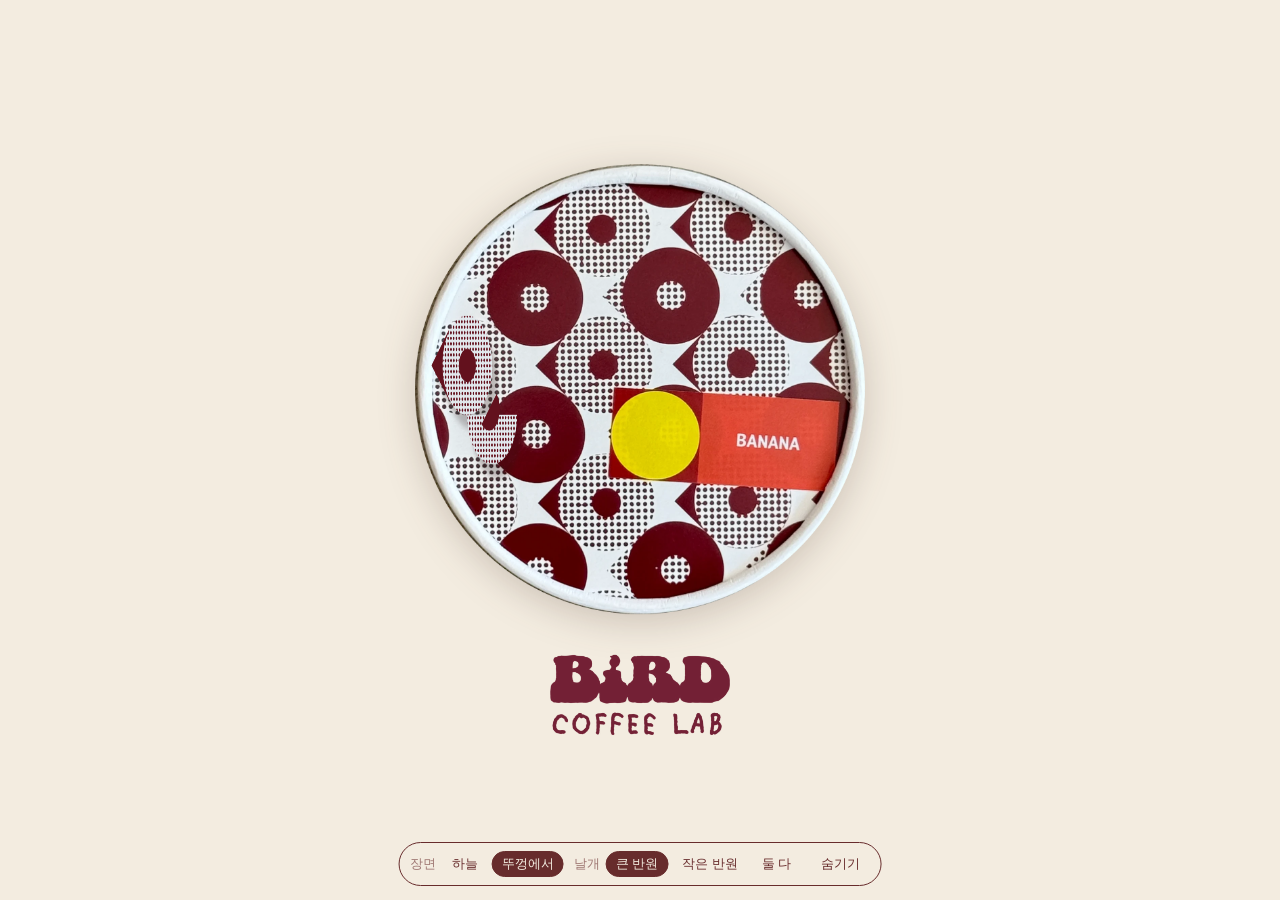
<file: birdcoffeelab-birds/index.html>
<!doctype html>
<html lang="ko">
<head>
<meta charset="utf-8">
<meta name="viewport" content="width=device-width, initial-scale=1, viewport-fit=cover">
<meta name="robots" content="noindex, nofollow">
<title>버드커피랩 새</title>
<style>
  :root { --ink: #672C2C; --cream: #F3ECE0; }
  * { box-sizing: border-box; }
  html, body { margin: 0; height: 100%; overflow: hidden; background: var(--cream); }
  body { font-family: -apple-system, "Apple SD Gothic Neo", "Pretendard", sans-serif; color: var(--ink);
         -webkit-tap-highlight-color: transparent; touch-action: manipulation; }
  #stage { position: fixed; inset: 0; background: var(--cream) center / cover no-repeat; cursor: crosshair; }
  #lidImg { position: absolute; left: 0; top: 0; display: none; pointer-events: none; z-index: 1;
            filter: drop-shadow(0 8px 18px rgba(70, 45, 35, .22)); }
  #logoImg { position: absolute; left: 0; top: 0; display: none; pointer-events: none; z-index: 1; }
  body.bg-lid #lidImg, body.scene-lid #lidImg, body.bg-lid #logoImg, body.scene-lid #logoImg { display: block; }
  body.scene-lid #ui .sky-only { display: none; }
  #cv { position: absolute; left: 0; top: 0; z-index: 2; pointer-events: none; }
  #ui { position: fixed; left: 50%; bottom: max(14px, env(safe-area-inset-bottom)); transform: translateX(-50%);
        display: flex; flex-wrap: wrap; justify-content: center; gap: 6px 10px; padding: 8px 10px;
        width: max-content; max-width: calc(100vw - 24px);
        background: rgba(243, 236, 224, .92); border: 1.5px solid var(--ink); border-radius: 999px; font-size: 13px; }
  #ui .grp { display: flex; align-items: center; gap: 4px; }
  #ui .lbl { opacity: .6; margin-right: 2px; }
  #ui button { font: inherit; color: var(--ink); background: none; border: 1.5px solid transparent; border-radius: 999px;
               padding: 3px 9px; cursor: pointer; }
  #ui button.on { border-color: var(--ink); background: var(--ink); color: var(--cream); }
  #ui #count { min-width: 1.6em; text-align: center; font-variant-numeric: tabular-nums; }
  body.hide-ui #ui { display: none; }
  #showUi { display: none; position: fixed; right: 12px; bottom: max(12px, env(safe-area-inset-bottom)); z-index: 999;
            width: 36px; height: 36px; border-radius: 50%; border: 1.5px solid var(--ink); background: rgba(243, 236, 224, .7);
            color: var(--ink); font: inherit; font-size: 16px; line-height: 1; opacity: .45; cursor: pointer; }
  body.hide-ui #showUi { display: block; }
  body.no-ui #ui, body.no-ui #showUi { display: none !important; }
  @media (max-width: 620px) { #ui { left: 12px; right: 12px; width: auto; max-width: none; transform: none; border-radius: 18px; } }
</style>
</head>
<body>
<svg width="0" height="0" style="position:absolute" aria-hidden="true"><defs>
<mask id="b1_mask0" style="mask-type:alpha" maskUnits="userSpaceOnUse" x="14" y="35" width="64" height="65"><rect x="45.8198" y="35.6802" width="45" height="45" transform="rotate(45 45.8198 35.6802)" fill="white" /></mask><mask id="b1_mask1" style="mask-type:alpha" maskUnits="userSpaceOnUse" x="106" y="94" width="33" height="33"><path d="M133.215 94C140.731 101.515 140.73 113.7 133.215 121.215C125.7 128.731 113.515 128.731 106 121.215L133.215 94Z" fill="#672C2C" /></mask><g id="b1-body"><path d="M166 113C166 137.853 145.853 158 121 158C96.1472 158 76 137.853 76 113H166Z" fill="#672C2C" /></g><g id="b1-beak"><rect x="45.8198" y="35.6802" width="45" height="45" transform="rotate(45 45.8198 35.6802)" fill="white" /><g mask="url(#b1_mask0)"><circle cx="18.5" cy="47.5" r="1.5" fill="#672C2C" /><circle cx="18.5" cy="52.5" r="1.5" fill="#672C2C" /><circle cx="18.5" cy="57.5" r="1.5" fill="#672C2C" /><circle cx="18.5" cy="62.5" r="1.5" fill="#672C2C" /><circle cx="18.5" cy="67.5" r="1.5" fill="#672C2C" /><circle cx="18.5" cy="72.5" r="1.5" fill="#672C2C" /><circle cx="18.5" cy="77.5" r="1.5" fill="#672C2C" /><circle cx="18.5" cy="82.5" r="1.5" fill="#672C2C" /><circle cx="18.5" cy="87.5" r="1.5" fill="#672C2C" /><circle cx="23.5" cy="47.5" r="1.5" fill="#672C2C" /><circle cx="23.5" cy="52.5" r="1.5" fill="#672C2C" /><circle cx="23.5" cy="57.5" r="1.5" fill="#672C2C" /><circle cx="23.5" cy="62.5" r="1.5" fill="#672C2C" /><circle cx="23.5" cy="67.5" r="1.5" fill="#672C2C" /><circle cx="23.5" cy="72.5" r="1.5" fill="#672C2C" /><circle cx="23.5" cy="77.5" r="1.5" fill="#672C2C" /><circle cx="23.5" cy="82.5" r="1.5" fill="#672C2C" /><circle cx="23.5" cy="87.5" r="1.5" fill="#672C2C" /><circle cx="28.5" cy="47.5" r="1.5" fill="#672C2C" /><circle cx="28.5" cy="52.5" r="1.5" fill="#672C2C" /><circle cx="28.5" cy="57.5" r="1.5" fill="#672C2C" /><circle cx="28.5" cy="62.5" r="1.5" fill="#672C2C" /><circle cx="28.5" cy="67.5" r="1.5" fill="#672C2C" /><circle cx="28.5" cy="72.5" r="1.5" fill="#672C2C" /><circle cx="28.5" cy="77.5" r="1.5" fill="#672C2C" /><circle cx="28.5" cy="82.5" r="1.5" fill="#672C2C" /><circle cx="28.5" cy="87.5" r="1.5" fill="#672C2C" /><circle cx="33.5" cy="47.5" r="1.5" fill="#672C2C" /><circle cx="33.5" cy="52.5" r="1.5" fill="#672C2C" /><circle cx="33.5" cy="57.5" r="1.5" fill="#672C2C" /><circle cx="33.5" cy="62.5" r="1.5" fill="#672C2C" /><circle cx="33.5" cy="67.5" r="1.5" fill="#672C2C" /><circle cx="33.5" cy="72.5" r="1.5" fill="#672C2C" /><circle cx="33.5" cy="77.5" r="1.5" fill="#672C2C" /><circle cx="33.5" cy="82.5" r="1.5" fill="#672C2C" /><circle cx="33.5" cy="87.5" r="1.5" fill="#672C2C" /><circle cx="38.5" cy="47.5" r="1.5" fill="#672C2C" /><circle cx="38.5" cy="42.5" r="1.5" fill="#672C2C" /><circle cx="38.5" cy="37.5" r="1.5" fill="#672C2C" /><circle cx="38.5" cy="52.5" r="1.5" fill="#672C2C" /><circle cx="38.5" cy="57.5" r="1.5" fill="#672C2C" /><circle cx="38.5" cy="62.5" r="1.5" fill="#672C2C" /><circle cx="38.5" cy="67.5" r="1.5" fill="#672C2C" /><circle cx="38.5" cy="72.5" r="1.5" fill="#672C2C" /><circle cx="38.5" cy="77.5" r="1.5" fill="#672C2C" /><circle cx="38.5" cy="82.5" r="1.5" fill="#672C2C" /><circle cx="38.5" cy="87.5" r="1.5" fill="#672C2C" /><circle cx="38.5" cy="92.5" r="1.5" fill="#672C2C" /><circle cx="38.5" cy="97.5" r="1.5" fill="#672C2C" /><circle cx="43.5" cy="47.5" r="1.5" fill="#672C2C" /><circle cx="43.5" cy="42.5" r="1.5" fill="#672C2C" /><circle cx="43.5" cy="37.5" r="1.5" fill="#672C2C" /><circle cx="43.5" cy="52.5" r="1.5" fill="#672C2C" /><circle cx="43.5" cy="57.5" r="1.5" fill="#672C2C" /><circle cx="43.5" cy="62.5" r="1.5" fill="#672C2C" /><circle cx="43.5" cy="67.5" r="1.5" fill="#672C2C" /><circle cx="43.5" cy="72.5" r="1.5" fill="#672C2C" /><circle cx="43.5" cy="77.5" r="1.5" fill="#672C2C" /><circle cx="43.5" cy="82.5" r="1.5" fill="#672C2C" /><circle cx="43.5" cy="87.5" r="1.5" fill="#672C2C" /><circle cx="43.5" cy="92.5" r="1.5" fill="#672C2C" /><circle cx="43.5" cy="97.5" r="1.5" fill="#672C2C" /><circle cx="48.5" cy="47.5" r="1.5" fill="#672C2C" /><circle cx="48.5" cy="42.5" r="1.5" fill="#672C2C" /><circle cx="48.5" cy="37.5" r="1.5" fill="#672C2C" /><circle cx="48.5" cy="52.5" r="1.5" fill="#672C2C" /><circle cx="48.5" cy="57.5" r="1.5" fill="#672C2C" /><circle cx="48.5" cy="62.5" r="1.5" fill="#672C2C" /><circle cx="48.5" cy="67.5" r="1.5" fill="#672C2C" /><circle cx="48.5" cy="72.5" r="1.5" fill="#672C2C" /><circle cx="48.5" cy="77.5" r="1.5" fill="#672C2C" /><circle cx="48.5" cy="82.5" r="1.5" fill="#672C2C" /><circle cx="48.5" cy="87.5" r="1.5" fill="#672C2C" /><circle cx="48.5" cy="92.5" r="1.5" fill="#672C2C" /><circle cx="48.5" cy="97.5" r="1.5" fill="#672C2C" /><circle cx="53.5" cy="47.5" r="1.5" fill="#672C2C" /><circle cx="53.5" cy="42.5" r="1.5" fill="#672C2C" /><circle cx="53.5" cy="37.5" r="1.5" fill="#672C2C" /><circle cx="53.5" cy="52.5" r="1.5" fill="#672C2C" /><circle cx="53.5" cy="57.5" r="1.5" fill="#672C2C" /><circle cx="53.5" cy="62.5" r="1.5" fill="#672C2C" /><circle cx="53.5" cy="67.5" r="1.5" fill="#672C2C" /><circle cx="53.5" cy="72.5" r="1.5" fill="#672C2C" /><circle cx="53.5" cy="77.5" r="1.5" fill="#672C2C" /><circle cx="53.5" cy="82.5" r="1.5" fill="#672C2C" /><circle cx="53.5" cy="87.5" r="1.5" fill="#672C2C" /><circle cx="53.5" cy="92.5" r="1.5" fill="#672C2C" /><circle cx="53.5" cy="97.5" r="1.5" fill="#672C2C" /><circle cx="58.5" cy="47.5" r="1.5" fill="#672C2C" /><circle cx="58.5" cy="42.5" r="1.5" fill="#672C2C" /><circle cx="58.5" cy="37.5" r="1.5" fill="#672C2C" /><circle cx="58.5" cy="52.5" r="1.5" fill="#672C2C" /><circle cx="58.5" cy="57.5" r="1.5" fill="#672C2C" /><circle cx="58.5" cy="62.5" r="1.5" fill="#672C2C" /><circle cx="58.5" cy="67.5" r="1.5" fill="#672C2C" /><circle cx="58.5" cy="72.5" r="1.5" fill="#672C2C" /><circle cx="58.5" cy="77.5" r="1.5" fill="#672C2C" /><circle cx="58.5" cy="82.5" r="1.5" fill="#672C2C" /><circle cx="58.5" cy="87.5" r="1.5" fill="#672C2C" /><circle cx="58.5" cy="92.5" r="1.5" fill="#672C2C" /><circle cx="58.5" cy="97.5" r="1.5" fill="#672C2C" /></g></g><g id="b1-eye"><rect x="54" y="46" width="45" height="45" fill="white" /><circle cx="56.5" cy="48.5" r="1.5" fill="#672C2C" /><circle cx="56.5" cy="53.5" r="1.5" fill="#672C2C" /><circle cx="56.5" cy="58.5" r="1.5" fill="#672C2C" /><circle cx="56.5" cy="63.5" r="1.5" fill="#672C2C" /><circle cx="56.5" cy="68.5" r="1.5" fill="#672C2C" /><circle cx="56.5" cy="73.5" r="1.5" fill="#672C2C" /><circle cx="56.5" cy="78.5" r="1.5" fill="#672C2C" /><circle cx="56.5" cy="83.5" r="1.5" fill="#672C2C" /><circle cx="56.5" cy="88.5" r="1.5" fill="#672C2C" /><circle cx="61.5" cy="48.5" r="1.5" fill="#672C2C" /><circle cx="61.5" cy="53.5" r="1.5" fill="#672C2C" /><circle cx="61.5" cy="58.5" r="1.5" fill="#672C2C" /><circle cx="61.5" cy="63.5" r="1.5" fill="#672C2C" /><circle cx="61.5" cy="68.5" r="1.5" fill="#672C2C" /><circle cx="61.5" cy="73.5" r="1.5" fill="#672C2C" /><circle cx="61.5" cy="78.5" r="1.5" fill="#672C2C" /><circle cx="61.5" cy="83.5" r="1.5" fill="#672C2C" /><circle cx="61.5" cy="88.5" r="1.5" fill="#672C2C" /><circle cx="66.5" cy="48.5" r="1.5" fill="#672C2C" /><circle cx="66.5" cy="53.5" r="1.5" fill="#672C2C" /><circle cx="66.5" cy="58.5" r="1.5" fill="#672C2C" /><circle cx="66.5" cy="63.5" r="1.5" fill="#672C2C" /><circle cx="66.5" cy="68.5" r="1.5" fill="#672C2C" /><circle cx="66.5" cy="73.5" r="1.5" fill="#672C2C" /><circle cx="66.5" cy="78.5" r="1.5" fill="#672C2C" /><circle cx="66.5" cy="83.5" r="1.5" fill="#672C2C" /><circle cx="66.5" cy="88.5" r="1.5" fill="#672C2C" /><circle cx="71.5" cy="48.5" r="1.5" fill="#672C2C" /><circle cx="71.5" cy="53.5" r="1.5" fill="#672C2C" /><circle cx="71.5" cy="58.5" r="1.5" fill="#672C2C" /><circle cx="71.5" cy="63.5" r="1.5" fill="#672C2C" /><circle cx="71.5" cy="68.5" r="1.5" fill="#672C2C" /><circle cx="71.5" cy="73.5" r="1.5" fill="#672C2C" /><circle cx="71.5" cy="78.5" r="1.5" fill="#672C2C" /><circle cx="71.5" cy="83.5" r="1.5" fill="#672C2C" /><circle cx="71.5" cy="88.5" r="1.5" fill="#672C2C" /><circle cx="76.5" cy="48.5" r="1.5" fill="#672C2C" /><circle cx="76.5" cy="53.5" r="1.5" fill="#672C2C" /><circle cx="76.5" cy="58.5" r="1.5" fill="#672C2C" /><circle cx="76.5" cy="63.5" r="1.5" fill="#672C2C" /><circle cx="76.5" cy="68.5" r="1.5" fill="#672C2C" /><circle cx="76.5" cy="73.5" r="1.5" fill="#672C2C" /><circle cx="76.5" cy="78.5" r="1.5" fill="#672C2C" /><circle cx="76.5" cy="83.5" r="1.5" fill="#672C2C" /><circle cx="76.5" cy="88.5" r="1.5" fill="#672C2C" /><circle cx="81.5" cy="48.5" r="1.5" fill="#672C2C" /><circle cx="81.5" cy="53.5" r="1.5" fill="#672C2C" /><circle cx="81.5" cy="58.5" r="1.5" fill="#672C2C" /><circle cx="81.5" cy="63.5" r="1.5" fill="#672C2C" /><circle cx="81.5" cy="68.5" r="1.5" fill="#672C2C" /><circle cx="81.5" cy="73.5" r="1.5" fill="#672C2C" /><circle cx="81.5" cy="78.5" r="1.5" fill="#672C2C" /><circle cx="81.5" cy="83.5" r="1.5" fill="#672C2C" /><circle cx="81.5" cy="88.5" r="1.5" fill="#672C2C" /><circle cx="86.5" cy="48.5" r="1.5" fill="#672C2C" /><circle cx="86.5" cy="53.5" r="1.5" fill="#672C2C" /><circle cx="86.5" cy="58.5" r="1.5" fill="#672C2C" /><circle cx="86.5" cy="63.5" r="1.5" fill="#672C2C" /><circle cx="86.5" cy="68.5" r="1.5" fill="#672C2C" /><circle cx="86.5" cy="73.5" r="1.5" fill="#672C2C" /><circle cx="86.5" cy="78.5" r="1.5" fill="#672C2C" /><circle cx="86.5" cy="83.5" r="1.5" fill="#672C2C" /><circle cx="86.5" cy="88.5" r="1.5" fill="#672C2C" /><circle cx="91.5" cy="48.5" r="1.5" fill="#672C2C" /><circle cx="91.5" cy="53.5" r="1.5" fill="#672C2C" /><circle cx="91.5" cy="58.5" r="1.5" fill="#672C2C" /><circle cx="91.5" cy="63.5" r="1.5" fill="#672C2C" /><circle cx="91.5" cy="68.5" r="1.5" fill="#672C2C" /><circle cx="91.5" cy="73.5" r="1.5" fill="#672C2C" /><circle cx="91.5" cy="78.5" r="1.5" fill="#672C2C" /><circle cx="91.5" cy="83.5" r="1.5" fill="#672C2C" /><circle cx="91.5" cy="88.5" r="1.5" fill="#672C2C" /><circle cx="96.5" cy="48.5" r="1.5" fill="#672C2C" /><circle cx="96.5" cy="53.5" r="1.5" fill="#672C2C" /><circle cx="96.5" cy="58.5" r="1.5" fill="#672C2C" /><circle cx="96.5" cy="63.5" r="1.5" fill="#672C2C" /><circle cx="96.5" cy="68.5" r="1.5" fill="#672C2C" /><circle cx="96.5" cy="73.5" r="1.5" fill="#672C2C" /><circle cx="96.5" cy="78.5" r="1.5" fill="#672C2C" /><circle cx="96.5" cy="83.5" r="1.5" fill="#672C2C" /><circle cx="96.5" cy="88.5" r="1.5" fill="#672C2C" /></g><g id="b1-head"><path d="M76 23C100.853 23 121 43.1472 121 68C121 92.8528 100.853 113 76 113C51.1472 113 31 92.8528 31 68C31 43.1472 51.1472 23 76 23ZM76 53C67.7157 53 61 59.7157 61 68C61 76.2843 67.7157 83 76 83C84.2843 83 91 76.2843 91 68C91 59.7157 84.2843 53 76 53Z" fill="#672C2C" /></g><g id="b1-wedge"><path d="M133.215 94C140.731 101.515 140.73 113.7 133.215 121.215C125.7 128.731 113.515 128.731 106 121.215L133.215 94Z" fill="white" /><g mask="url(#b1_mask1)"><path d="M138 131.323C138 130.495 138.672 129.823 139.5 129.823C140.328 129.823 141 130.495 141 131.323C141 132.151 140.328 132.823 139.5 132.823C138.672 132.823 138 132.151 138 131.323Z" fill="#672C2C" /><path d="M138 126.323C138 125.495 138.672 124.823 139.5 124.823C140.328 124.823 141 125.495 141 126.323C141 127.151 140.328 127.823 139.5 127.823C138.672 127.823 138 127.151 138 126.323Z" fill="#672C2C" /><path d="M138 121.323C138 120.495 138.672 119.823 139.5 119.823C140.328 119.823 141 120.495 141 121.323C141 122.151 140.328 122.823 139.5 122.823C138.672 122.823 138 122.151 138 121.323Z" fill="#672C2C" /><path d="M138 116.323C138 115.495 138.672 114.823 139.5 114.823C140.328 114.823 141 115.495 141 116.323C141 117.151 140.328 117.823 139.5 117.823C138.672 117.823 138 117.151 138 116.323Z" fill="#672C2C" /><path d="M138 111.323C138 110.495 138.672 109.823 139.5 109.823C140.328 109.823 141 110.495 141 111.323C141 112.151 140.328 112.823 139.5 112.823C138.672 112.823 138 112.151 138 111.323Z" fill="#672C2C" /><path d="M138 106.323C138 105.495 138.672 104.823 139.5 104.823C140.328 104.823 141 105.495 141 106.323C141 107.151 140.328 107.823 139.5 107.823C138.672 107.823 138 107.151 138 106.323Z" fill="#672C2C" /><path d="M138 101.323C138 100.495 138.672 99.823 139.5 99.823C140.328 99.823 141 100.495 141 101.323C141 102.151 140.328 102.823 139.5 102.823C138.672 102.823 138 102.151 138 101.323Z" fill="#672C2C" /><path d="M138 96.323C138 95.4946 138.672 94.823 139.5 94.823C140.328 94.823 141 95.4946 141 96.323C141 97.1514 140.328 97.823 139.5 97.823C138.672 97.823 138 97.1514 138 96.323Z" fill="#672C2C" /><path d="M138 91.323C138 90.4946 138.672 89.823 139.5 89.823C140.328 89.823 141 90.4946 141 91.323C141 92.1514 140.328 92.823 139.5 92.823C138.672 92.823 138 92.1514 138 91.323Z" fill="#672C2C" /><path d="M133 131.323C133 130.495 133.672 129.823 134.5 129.823C135.328 129.823 136 130.495 136 131.323C136 132.151 135.328 132.823 134.5 132.823C133.672 132.823 133 132.151 133 131.323Z" fill="#672C2C" /><path d="M133 126.323C133 125.495 133.672 124.823 134.5 124.823C135.328 124.823 136 125.495 136 126.323C136 127.151 135.328 127.823 134.5 127.823C133.672 127.823 133 127.151 133 126.323Z" fill="#672C2C" /><path d="M133 121.323C133 120.495 133.672 119.823 134.5 119.823C135.328 119.823 136 120.495 136 121.323C136 122.151 135.328 122.823 134.5 122.823C133.672 122.823 133 122.151 133 121.323Z" fill="#672C2C" /><path d="M133 116.323C133 115.495 133.672 114.823 134.5 114.823C135.328 114.823 136 115.495 136 116.323C136 117.151 135.328 117.823 134.5 117.823C133.672 117.823 133 117.151 133 116.323Z" fill="#672C2C" /><path d="M133 111.323C133 110.495 133.672 109.823 134.5 109.823C135.328 109.823 136 110.495 136 111.323C136 112.151 135.328 112.823 134.5 112.823C133.672 112.823 133 112.151 133 111.323Z" fill="#672C2C" /><path d="M133 106.323C133 105.495 133.672 104.823 134.5 104.823C135.328 104.823 136 105.495 136 106.323C136 107.151 135.328 107.823 134.5 107.823C133.672 107.823 133 107.151 133 106.323Z" fill="#672C2C" /><path d="M133 101.323C133 100.495 133.672 99.823 134.5 99.823C135.328 99.823 136 100.495 136 101.323C136 102.151 135.328 102.823 134.5 102.823C133.672 102.823 133 102.151 133 101.323Z" fill="#672C2C" /><path d="M133 96.323C133 95.4946 133.672 94.823 134.5 94.823C135.328 94.823 136 95.4946 136 96.323C136 97.1514 135.328 97.823 134.5 97.823C133.672 97.823 133 97.1514 133 96.323Z" fill="#672C2C" /><path d="M133 91.323C133 90.4946 133.672 89.823 134.5 89.823C135.328 89.823 136 90.4946 136 91.323C136 92.1514 135.328 92.823 134.5 92.823C133.672 92.823 133 92.1514 133 91.323Z" fill="#672C2C" /><path d="M128 131.323C128 130.495 128.672 129.823 129.5 129.823C130.328 129.823 131 130.495 131 131.323C131 132.151 130.328 132.823 129.5 132.823C128.672 132.823 128 132.151 128 131.323Z" fill="#672C2C" /><path d="M128 126.323C128 125.495 128.672 124.823 129.5 124.823C130.328 124.823 131 125.495 131 126.323C131 127.151 130.328 127.823 129.5 127.823C128.672 127.823 128 127.151 128 126.323Z" fill="#672C2C" /><path d="M128 121.323C128 120.495 128.672 119.823 129.5 119.823C130.328 119.823 131 120.495 131 121.323C131 122.151 130.328 122.823 129.5 122.823C128.672 122.823 128 122.151 128 121.323Z" fill="#672C2C" /><path d="M128 116.323C128 115.495 128.672 114.823 129.5 114.823C130.328 114.823 131 115.495 131 116.323C131 117.151 130.328 117.823 129.5 117.823C128.672 117.823 128 117.151 128 116.323Z" fill="#672C2C" /><path d="M128 111.323C128 110.495 128.672 109.823 129.5 109.823C130.328 109.823 131 110.495 131 111.323C131 112.151 130.328 112.823 129.5 112.823C128.672 112.823 128 112.151 128 111.323Z" fill="#672C2C" /><path d="M128 106.323C128 105.495 128.672 104.823 129.5 104.823C130.328 104.823 131 105.495 131 106.323C131 107.151 130.328 107.823 129.5 107.823C128.672 107.823 128 107.151 128 106.323Z" fill="#672C2C" /><path d="M128 101.323C128 100.495 128.672 99.823 129.5 99.823C130.328 99.823 131 100.495 131 101.323C131 102.151 130.328 102.823 129.5 102.823C128.672 102.823 128 102.151 128 101.323Z" fill="#672C2C" /><path d="M128 96.323C128 95.4946 128.672 94.823 129.5 94.823C130.328 94.823 131 95.4946 131 96.323C131 97.1514 130.328 97.823 129.5 97.823C128.672 97.823 128 97.1514 128 96.323Z" fill="#672C2C" /><path d="M128 91.323C128 90.4946 128.672 89.823 129.5 89.823C130.328 89.823 131 90.4946 131 91.323C131 92.1514 130.328 92.823 129.5 92.823C128.672 92.823 128 92.1514 128 91.323Z" fill="#672C2C" /><path d="M123 131.323C123 130.495 123.672 129.823 124.5 129.823C125.328 129.823 126 130.495 126 131.323C126 132.151 125.328 132.823 124.5 132.823C123.672 132.823 123 132.151 123 131.323Z" fill="#672C2C" /><path d="M123 126.323C123 125.495 123.672 124.823 124.5 124.823C125.328 124.823 126 125.495 126 126.323C126 127.151 125.328 127.823 124.5 127.823C123.672 127.823 123 127.151 123 126.323Z" fill="#672C2C" /><path d="M123 121.323C123 120.495 123.672 119.823 124.5 119.823C125.328 119.823 126 120.495 126 121.323C126 122.151 125.328 122.823 124.5 122.823C123.672 122.823 123 122.151 123 121.323Z" fill="#672C2C" /><path d="M123 116.323C123 115.495 123.672 114.823 124.5 114.823C125.328 114.823 126 115.495 126 116.323C126 117.151 125.328 117.823 124.5 117.823C123.672 117.823 123 117.151 123 116.323Z" fill="#672C2C" /><path d="M123 111.323C123 110.495 123.672 109.823 124.5 109.823C125.328 109.823 126 110.495 126 111.323C126 112.151 125.328 112.823 124.5 112.823C123.672 112.823 123 112.151 123 111.323Z" fill="#672C2C" /><path d="M123 106.323C123 105.495 123.672 104.823 124.5 104.823C125.328 104.823 126 105.495 126 106.323C126 107.151 125.328 107.823 124.5 107.823C123.672 107.823 123 107.151 123 106.323Z" fill="#672C2C" /><path d="M123 101.323C123 100.495 123.672 99.823 124.5 99.823C125.328 99.823 126 100.495 126 101.323C126 102.151 125.328 102.823 124.5 102.823C123.672 102.823 123 102.151 123 101.323Z" fill="#672C2C" /><path d="M123 96.323C123 95.4946 123.672 94.823 124.5 94.823C125.328 94.823 126 95.4946 126 96.323C126 97.1514 125.328 97.823 124.5 97.823C123.672 97.823 123 97.1514 123 96.323Z" fill="#672C2C" /><path d="M123 91.323C123 90.4946 123.672 89.823 124.5 89.823C125.328 89.823 126 90.4946 126 91.323C126 92.1514 125.328 92.823 124.5 92.823C123.672 92.823 123 92.1514 123 91.323Z" fill="#672C2C" /><path d="M118 131.323C118 130.495 118.672 129.823 119.5 129.823C120.328 129.823 121 130.495 121 131.323C121 132.151 120.328 132.823 119.5 132.823C118.672 132.823 118 132.151 118 131.323Z" fill="#672C2C" /><path d="M118 126.323C118 125.495 118.672 124.823 119.5 124.823C120.328 124.823 121 125.495 121 126.323C121 127.151 120.328 127.823 119.5 127.823C118.672 127.823 118 127.151 118 126.323Z" fill="#672C2C" /><path d="M118 121.323C118 120.495 118.672 119.823 119.5 119.823C120.328 119.823 121 120.495 121 121.323C121 122.151 120.328 122.823 119.5 122.823C118.672 122.823 118 122.151 118 121.323Z" fill="#672C2C" /><path d="M118 116.323C118 115.495 118.672 114.823 119.5 114.823C120.328 114.823 121 115.495 121 116.323C121 117.151 120.328 117.823 119.5 117.823C118.672 117.823 118 117.151 118 116.323Z" fill="#672C2C" /><path d="M118 111.323C118 110.495 118.672 109.823 119.5 109.823C120.328 109.823 121 110.495 121 111.323C121 112.151 120.328 112.823 119.5 112.823C118.672 112.823 118 112.151 118 111.323Z" fill="#672C2C" /><path d="M118 106.323C118 105.495 118.672 104.823 119.5 104.823C120.328 104.823 121 105.495 121 106.323C121 107.151 120.328 107.823 119.5 107.823C118.672 107.823 118 107.151 118 106.323Z" fill="#672C2C" /><path d="M118 101.323C118 100.495 118.672 99.823 119.5 99.823C120.328 99.823 121 100.495 121 101.323C121 102.151 120.328 102.823 119.5 102.823C118.672 102.823 118 102.151 118 101.323Z" fill="#672C2C" /><path d="M118 96.323C118 95.4946 118.672 94.823 119.5 94.823C120.328 94.823 121 95.4946 121 96.323C121 97.1514 120.328 97.823 119.5 97.823C118.672 97.823 118 97.1514 118 96.323Z" fill="#672C2C" /><path d="M118 91.323C118 90.4946 118.672 89.823 119.5 89.823C120.328 89.823 121 90.4946 121 91.323C121 92.1514 120.328 92.823 119.5 92.823C118.672 92.823 118 92.1514 118 91.323Z" fill="#672C2C" /><path d="M113 131.323C113 130.495 113.672 129.823 114.5 129.823C115.328 129.823 116 130.495 116 131.323C116 132.151 115.328 132.823 114.5 132.823C113.672 132.823 113 132.151 113 131.323Z" fill="#672C2C" /><path d="M113 126.323C113 125.495 113.672 124.823 114.5 124.823C115.328 124.823 116 125.495 116 126.323C116 127.151 115.328 127.823 114.5 127.823C113.672 127.823 113 127.151 113 126.323Z" fill="#672C2C" /><path d="M113 121.323C113 120.495 113.672 119.823 114.5 119.823C115.328 119.823 116 120.495 116 121.323C116 122.151 115.328 122.823 114.5 122.823C113.672 122.823 113 122.151 113 121.323Z" fill="#672C2C" /><path d="M113 116.323C113 115.495 113.672 114.823 114.5 114.823C115.328 114.823 116 115.495 116 116.323C116 117.151 115.328 117.823 114.5 117.823C113.672 117.823 113 117.151 113 116.323Z" fill="#672C2C" /><path d="M113 111.323C113 110.495 113.672 109.823 114.5 109.823C115.328 109.823 116 110.495 116 111.323C116 112.151 115.328 112.823 114.5 112.823C113.672 112.823 113 112.151 113 111.323Z" fill="#672C2C" /><path d="M113 106.323C113 105.495 113.672 104.823 114.5 104.823C115.328 104.823 116 105.495 116 106.323C116 107.151 115.328 107.823 114.5 107.823C113.672 107.823 113 107.151 113 106.323Z" fill="#672C2C" /><path d="M113 101.323C113 100.495 113.672 99.823 114.5 99.823C115.328 99.823 116 100.495 116 101.323C116 102.151 115.328 102.823 114.5 102.823C113.672 102.823 113 102.151 113 101.323Z" fill="#672C2C" /><path d="M113 96.323C113 95.4946 113.672 94.823 114.5 94.823C115.328 94.823 116 95.4946 116 96.323C116 97.1514 115.328 97.823 114.5 97.823C113.672 97.823 113 97.1514 113 96.323Z" fill="#672C2C" /><path d="M113 91.323C113 90.4946 113.672 89.823 114.5 89.823C115.328 89.823 116 90.4946 116 91.323C116 92.1514 115.328 92.823 114.5 92.823C113.672 92.823 113 92.1514 113 91.323Z" fill="#672C2C" /><path d="M108 131.323C108 130.495 108.672 129.823 109.5 129.823C110.328 129.823 111 130.495 111 131.323C111 132.151 110.328 132.823 109.5 132.823C108.672 132.823 108 132.151 108 131.323Z" fill="#672C2C" /><path d="M108 126.323C108 125.495 108.672 124.823 109.5 124.823C110.328 124.823 111 125.495 111 126.323C111 127.151 110.328 127.823 109.5 127.823C108.672 127.823 108 127.151 108 126.323Z" fill="#672C2C" /><path d="M108 121.323C108 120.495 108.672 119.823 109.5 119.823C110.328 119.823 111 120.495 111 121.323C111 122.151 110.328 122.823 109.5 122.823C108.672 122.823 108 122.151 108 121.323Z" fill="#672C2C" /><path d="M108 116.323C108 115.495 108.672 114.823 109.5 114.823C110.328 114.823 111 115.495 111 116.323C111 117.151 110.328 117.823 109.5 117.823C108.672 117.823 108 117.151 108 116.323Z" fill="#672C2C" /><path d="M108 111.323C108 110.495 108.672 109.823 109.5 109.823C110.328 109.823 111 110.495 111 111.323C111 112.151 110.328 112.823 109.5 112.823C108.672 112.823 108 112.151 108 111.323Z" fill="#672C2C" /><path d="M108 106.323C108 105.495 108.672 104.823 109.5 104.823C110.328 104.823 111 105.495 111 106.323C111 107.151 110.328 107.823 109.5 107.823C108.672 107.823 108 107.151 108 106.323Z" fill="#672C2C" /><path d="M108 101.323C108 100.495 108.672 99.823 109.5 99.823C110.328 99.823 111 100.495 111 101.323C111 102.151 110.328 102.823 109.5 102.823C108.672 102.823 108 102.151 108 101.323Z" fill="#672C2C" /><path d="M108 96.323C108 95.4946 108.672 94.823 109.5 94.823C110.328 94.823 111 95.4946 111 96.323C111 97.1514 110.328 97.823 109.5 97.823C108.672 97.823 108 97.1514 108 96.323Z" fill="#672C2C" /><path d="M108 91.323C108 90.4946 108.672 89.823 109.5 89.823C110.328 89.823 111 90.4946 111 91.323C111 92.1514 110.328 92.823 109.5 92.823C108.672 92.823 108 92.1514 108 91.323Z" fill="#672C2C" /><path d="M103 131.323C103 130.495 103.672 129.823 104.5 129.823C105.328 129.823 106 130.495 106 131.323C106 132.151 105.328 132.823 104.5 132.823C103.672 132.823 103 132.151 103 131.323Z" fill="#672C2C" /><path d="M103 126.323C103 125.495 103.672 124.823 104.5 124.823C105.328 124.823 106 125.495 106 126.323C106 127.151 105.328 127.823 104.5 127.823C103.672 127.823 103 127.151 103 126.323Z" fill="#672C2C" /><path d="M103 121.323C103 120.495 103.672 119.823 104.5 119.823C105.328 119.823 106 120.495 106 121.323C106 122.151 105.328 122.823 104.5 122.823C103.672 122.823 103 122.151 103 121.323Z" fill="#672C2C" /><path d="M103 116.323C103 115.495 103.672 114.823 104.5 114.823C105.328 114.823 106 115.495 106 116.323C106 117.151 105.328 117.823 104.5 117.823C103.672 117.823 103 117.151 103 116.323Z" fill="#672C2C" /><path d="M103 111.323C103 110.495 103.672 109.823 104.5 109.823C105.328 109.823 106 110.495 106 111.323C106 112.151 105.328 112.823 104.5 112.823C103.672 112.823 103 112.151 103 111.323Z" fill="#672C2C" /><path d="M103 106.323C103 105.495 103.672 104.823 104.5 104.823C105.328 104.823 106 105.495 106 106.323C106 107.151 105.328 107.823 104.5 107.823C103.672 107.823 103 107.151 103 106.323Z" fill="#672C2C" /><path d="M103 101.323C103 100.495 103.672 99.823 104.5 99.823C105.328 99.823 106 100.495 106 101.323C106 102.151 105.328 102.823 104.5 102.823C103.672 102.823 103 102.151 103 101.323Z" fill="#672C2C" /><path d="M103 96.323C103 95.4946 103.672 94.823 104.5 94.823C105.328 94.823 106 95.4946 106 96.323C106 97.1514 105.328 97.823 104.5 97.823C103.672 97.823 103 97.1514 103 96.323Z" fill="#672C2C" /><path d="M103 91.323C103 90.4946 103.672 89.823 104.5 89.823C105.328 89.823 106 90.4946 106 91.323C106 92.1514 105.328 92.823 104.5 92.823C103.672 92.823 103 92.1514 103 91.323Z" fill="#672C2C" /><path d="M98 111.323C98 110.495 98.6716 109.823 99.5 109.823C100.328 109.823 101 110.495 101 111.323C101 112.151 100.328 112.823 99.5 112.823C98.6716 112.823 98 112.151 98 111.323Z" fill="#672C2C" /><path d="M98 106.323C98 105.495 98.6716 104.823 99.5 104.823C100.328 104.823 101 105.495 101 106.323C101 107.151 100.328 107.823 99.5 107.823C98.6716 107.823 98 107.151 98 106.323Z" fill="#672C2C" /><path d="M98 101.323C98 100.495 98.6716 99.823 99.5 99.823C100.328 99.823 101 100.495 101 101.323C101 102.151 100.328 102.823 99.5 102.823C98.6716 102.823 98 102.151 98 101.323Z" fill="#672C2C" /><path d="M98 96.323C98 95.4946 98.6716 94.823 99.5 94.823C100.328 94.823 101 95.4946 101 96.323C101 97.1514 100.328 97.823 99.5 97.823C98.6716 97.823 98 97.1514 98 96.323Z" fill="#672C2C" /><path d="M98 91.323C98 90.4946 98.6716 89.823 99.5 89.823C100.328 89.823 101 90.4946 101 91.323C101 92.1514 100.328 92.823 99.5 92.823C98.6716 92.823 98 92.1514 98 91.323Z" fill="#672C2C" /><path d="M93 111.323C93 110.495 93.6716 109.823 94.5 109.823C95.3284 109.823 96 110.495 96 111.323C96 112.151 95.3284 112.823 94.5 112.823C93.6716 112.823 93 112.151 93 111.323Z" fill="#672C2C" /><path d="M93 106.323C93 105.495 93.6716 104.823 94.5 104.823C95.3284 104.823 96 105.495 96 106.323C96 107.151 95.3284 107.823 94.5 107.823C93.6716 107.823 93 107.151 93 106.323Z" fill="#672C2C" /><path d="M93 101.323C93 100.495 93.6716 99.823 94.5 99.823C95.3284 99.823 96 100.495 96 101.323C96 102.151 95.3284 102.823 94.5 102.823C93.6716 102.823 93 102.151 93 101.323Z" fill="#672C2C" /><path d="M93 96.323C93 95.4946 93.6716 94.823 94.5 94.823C95.3284 94.823 96 95.4946 96 96.323C96 97.1514 95.3284 97.823 94.5 97.823C93.6716 97.823 93 97.1514 93 96.323Z" fill="#672C2C" /><path d="M93 91.323C93 90.4946 93.6716 89.823 94.5 89.823C95.3284 89.823 96 90.4946 96 91.323C96 92.1514 95.3284 92.823 94.5 92.823C93.6716 92.823 93 92.1514 93 91.323Z" fill="#672C2C" /></g></g>
<mask id="b2_mask0" style="mask-type:alpha" maskUnits="userSpaceOnUse" x="77" y="113" width="90" height="45"><path d="M167 113C167 137.853 146.853 158 122 158C97.1472 158 77 137.853 77 113H167Z" fill="#672C2C" /></mask><mask id="b2_mask1" style="mask-type:alpha" maskUnits="userSpaceOnUse" x="33" y="23" width="90" height="90"><path d="M78 23C102.853 23 123 43.1472 123 68C123 92.8528 102.853 113 78 113C53.1472 113 33 92.8528 33 68C33 43.1472 53.1472 23 78 23ZM78 53C69.7157 53 63 59.7157 63 68C63 76.2843 69.7157 83 78 83C86.2843 83 93 76.2843 93 68C93 59.7157 86.2843 53 78 53Z" fill="#672C2C" /></mask><g id="b2-body"><path d="M167 113C167 137.853 146.853 158 122 158C97.1472 158 77 137.853 77 113H167Z" fill="white" /><g mask="url(#b2_mask0)"><path d="M76.5 174C77.3284 174 78 174.672 78 175.5C78 176.328 77.3284 177 76.5 177C75.6716 177 75 176.328 75 175.5C75 174.672 75.6716 174 76.5 174Z" fill="#672C2C" /><path d="M81.5 174C82.3284 174 83 174.672 83 175.5C83 176.328 82.3284 177 81.5 177C80.6716 177 80 176.328 80 175.5C80 174.672 80.6716 174 81.5 174Z" fill="#672C2C" /><path d="M86.5 174C87.3284 174 88 174.672 88 175.5C88 176.328 87.3284 177 86.5 177C85.6716 177 85 176.328 85 175.5C85 174.672 85.6716 174 86.5 174Z" fill="#672C2C" /><path d="M91.5 174C92.3284 174 93 174.672 93 175.5C93 176.328 92.3284 177 91.5 177C90.6716 177 90 176.328 90 175.5C90 174.672 90.6716 174 91.5 174Z" fill="#672C2C" /><path d="M96.5 174C97.3284 174 98 174.672 98 175.5C98 176.328 97.3284 177 96.5 177C95.6716 177 95 176.328 95 175.5C95 174.672 95.6716 174 96.5 174Z" fill="#672C2C" /><path d="M101.5 174C102.328 174 103 174.672 103 175.5C103 176.328 102.328 177 101.5 177C100.672 177 100 176.328 100 175.5C100 174.672 100.672 174 101.5 174Z" fill="#672C2C" /><path d="M106.5 174C107.328 174 108 174.672 108 175.5C108 176.328 107.328 177 106.5 177C105.672 177 105 176.328 105 175.5C105 174.672 105.672 174 106.5 174Z" fill="#672C2C" /><path d="M111.5 174C112.328 174 113 174.672 113 175.5C113 176.328 112.328 177 111.5 177C110.672 177 110 176.328 110 175.5C110 174.672 110.672 174 111.5 174Z" fill="#672C2C" /><path d="M116.5 174C117.328 174 118 174.672 118 175.5C118 176.328 117.328 177 116.5 177C115.672 177 115 176.328 115 175.5C115 174.672 115.672 174 116.5 174Z" fill="#672C2C" /><path d="M121.5 174C122.328 174 123 174.672 123 175.5C123 176.328 122.328 177 121.5 177C120.672 177 120 176.328 120 175.5C120 174.672 120.672 174 121.5 174Z" fill="#672C2C" /><path d="M126.5 174C127.328 174 128 174.672 128 175.5C128 176.328 127.328 177 126.5 177C125.672 177 125 176.328 125 175.5C125 174.672 125.672 174 126.5 174Z" fill="#672C2C" /><path d="M131.5 174C132.328 174 133 174.672 133 175.5C133 176.328 132.328 177 131.5 177C130.672 177 130 176.328 130 175.5C130 174.672 130.672 174 131.5 174Z" fill="#672C2C" /><path d="M136.5 174C137.328 174 138 174.672 138 175.5C138 176.328 137.328 177 136.5 177C135.672 177 135 176.328 135 175.5C135 174.672 135.672 174 136.5 174Z" fill="#672C2C" /><path d="M141.5 174C142.328 174 143 174.672 143 175.5C143 176.328 142.328 177 141.5 177C140.672 177 140 176.328 140 175.5C140 174.672 140.672 174 141.5 174Z" fill="#672C2C" /><path d="M146.5 174C147.328 174 148 174.672 148 175.5C148 176.328 147.328 177 146.5 177C145.672 177 145 176.328 145 175.5C145 174.672 145.672 174 146.5 174Z" fill="#672C2C" /><path d="M151.5 174C152.328 174 153 174.672 153 175.5C153 176.328 152.328 177 151.5 177C150.672 177 150 176.328 150 175.5C150 174.672 150.672 174 151.5 174Z" fill="#672C2C" /><path d="M156.5 174C157.328 174 158 174.672 158 175.5C158 176.328 157.328 177 156.5 177C155.672 177 155 176.328 155 175.5C155 174.672 155.672 174 156.5 174Z" fill="#672C2C" /><path d="M161.5 174C162.328 174 163 174.672 163 175.5C163 176.328 162.328 177 161.5 177C160.672 177 160 176.328 160 175.5C160 174.672 160.672 174 161.5 174Z" fill="#672C2C" /><path d="M166.5 174C167.328 174 168 174.672 168 175.5C168 176.328 167.328 177 166.5 177C165.672 177 165 176.328 165 175.5C165 174.672 165.672 174 166.5 174Z" fill="#672C2C" /><path d="M76.5 169C77.3284 169 78 169.672 78 170.5C78 171.328 77.3284 172 76.5 172C75.6716 172 75 171.328 75 170.5C75 169.672 75.6716 169 76.5 169Z" fill="#672C2C" /><path d="M81.5 169C82.3284 169 83 169.672 83 170.5C83 171.328 82.3284 172 81.5 172C80.6716 172 80 171.328 80 170.5C80 169.672 80.6716 169 81.5 169Z" fill="#672C2C" /><path d="M86.5 169C87.3284 169 88 169.672 88 170.5C88 171.328 87.3284 172 86.5 172C85.6716 172 85 171.328 85 170.5C85 169.672 85.6716 169 86.5 169Z" fill="#672C2C" /><path d="M91.5 169C92.3284 169 93 169.672 93 170.5C93 171.328 92.3284 172 91.5 172C90.6716 172 90 171.328 90 170.5C90 169.672 90.6716 169 91.5 169Z" fill="#672C2C" /><path d="M96.5 169C97.3284 169 98 169.672 98 170.5C98 171.328 97.3284 172 96.5 172C95.6716 172 95 171.328 95 170.5C95 169.672 95.6716 169 96.5 169Z" fill="#672C2C" /><path d="M101.5 169C102.328 169 103 169.672 103 170.5C103 171.328 102.328 172 101.5 172C100.672 172 100 171.328 100 170.5C100 169.672 100.672 169 101.5 169Z" fill="#672C2C" /><path d="M106.5 169C107.328 169 108 169.672 108 170.5C108 171.328 107.328 172 106.5 172C105.672 172 105 171.328 105 170.5C105 169.672 105.672 169 106.5 169Z" fill="#672C2C" /><path d="M111.5 169C112.328 169 113 169.672 113 170.5C113 171.328 112.328 172 111.5 172C110.672 172 110 171.328 110 170.5C110 169.672 110.672 169 111.5 169Z" fill="#672C2C" /><path d="M116.5 169C117.328 169 118 169.672 118 170.5C118 171.328 117.328 172 116.5 172C115.672 172 115 171.328 115 170.5C115 169.672 115.672 169 116.5 169Z" fill="#672C2C" /><path d="M121.5 169C122.328 169 123 169.672 123 170.5C123 171.328 122.328 172 121.5 172C120.672 172 120 171.328 120 170.5C120 169.672 120.672 169 121.5 169Z" fill="#672C2C" /><path d="M126.5 169C127.328 169 128 169.672 128 170.5C128 171.328 127.328 172 126.5 172C125.672 172 125 171.328 125 170.5C125 169.672 125.672 169 126.5 169Z" fill="#672C2C" /><path d="M131.5 169C132.328 169 133 169.672 133 170.5C133 171.328 132.328 172 131.5 172C130.672 172 130 171.328 130 170.5C130 169.672 130.672 169 131.5 169Z" fill="#672C2C" /><path d="M136.5 169C137.328 169 138 169.672 138 170.5C138 171.328 137.328 172 136.5 172C135.672 172 135 171.328 135 170.5C135 169.672 135.672 169 136.5 169Z" fill="#672C2C" /><path d="M141.5 169C142.328 169 143 169.672 143 170.5C143 171.328 142.328 172 141.5 172C140.672 172 140 171.328 140 170.5C140 169.672 140.672 169 141.5 169Z" fill="#672C2C" /><path d="M146.5 169C147.328 169 148 169.672 148 170.5C148 171.328 147.328 172 146.5 172C145.672 172 145 171.328 145 170.5C145 169.672 145.672 169 146.5 169Z" fill="#672C2C" /><path d="M151.5 169C152.328 169 153 169.672 153 170.5C153 171.328 152.328 172 151.5 172C150.672 172 150 171.328 150 170.5C150 169.672 150.672 169 151.5 169Z" fill="#672C2C" /><path d="M156.5 169C157.328 169 158 169.672 158 170.5C158 171.328 157.328 172 156.5 172C155.672 172 155 171.328 155 170.5C155 169.672 155.672 169 156.5 169Z" fill="#672C2C" /><path d="M161.5 169C162.328 169 163 169.672 163 170.5C163 171.328 162.328 172 161.5 172C160.672 172 160 171.328 160 170.5C160 169.672 160.672 169 161.5 169Z" fill="#672C2C" /><path d="M166.5 169C167.328 169 168 169.672 168 170.5C168 171.328 167.328 172 166.5 172C165.672 172 165 171.328 165 170.5C165 169.672 165.672 169 166.5 169Z" fill="#672C2C" /><path d="M76.5 164C77.3284 164 78 164.672 78 165.5C78 166.328 77.3284 167 76.5 167C75.6716 167 75 166.328 75 165.5C75 164.672 75.6716 164 76.5 164Z" fill="#672C2C" /><path d="M81.5 164C82.3284 164 83 164.672 83 165.5C83 166.328 82.3284 167 81.5 167C80.6716 167 80 166.328 80 165.5C80 164.672 80.6716 164 81.5 164Z" fill="#672C2C" /><path d="M86.5 164C87.3284 164 88 164.672 88 165.5C88 166.328 87.3284 167 86.5 167C85.6716 167 85 166.328 85 165.5C85 164.672 85.6716 164 86.5 164Z" fill="#672C2C" /><path d="M91.5 164C92.3284 164 93 164.672 93 165.5C93 166.328 92.3284 167 91.5 167C90.6716 167 90 166.328 90 165.5C90 164.672 90.6716 164 91.5 164Z" fill="#672C2C" /><path d="M96.5 164C97.3284 164 98 164.672 98 165.5C98 166.328 97.3284 167 96.5 167C95.6716 167 95 166.328 95 165.5C95 164.672 95.6716 164 96.5 164Z" fill="#672C2C" /><path d="M101.5 164C102.328 164 103 164.672 103 165.5C103 166.328 102.328 167 101.5 167C100.672 167 100 166.328 100 165.5C100 164.672 100.672 164 101.5 164Z" fill="#672C2C" /><path d="M106.5 164C107.328 164 108 164.672 108 165.5C108 166.328 107.328 167 106.5 167C105.672 167 105 166.328 105 165.5C105 164.672 105.672 164 106.5 164Z" fill="#672C2C" /><path d="M111.5 164C112.328 164 113 164.672 113 165.5C113 166.328 112.328 167 111.5 167C110.672 167 110 166.328 110 165.5C110 164.672 110.672 164 111.5 164Z" fill="#672C2C" /><path d="M116.5 164C117.328 164 118 164.672 118 165.5C118 166.328 117.328 167 116.5 167C115.672 167 115 166.328 115 165.5C115 164.672 115.672 164 116.5 164Z" fill="#672C2C" /><path d="M121.5 164C122.328 164 123 164.672 123 165.5C123 166.328 122.328 167 121.5 167C120.672 167 120 166.328 120 165.5C120 164.672 120.672 164 121.5 164Z" fill="#672C2C" /><path d="M126.5 164C127.328 164 128 164.672 128 165.5C128 166.328 127.328 167 126.5 167C125.672 167 125 166.328 125 165.5C125 164.672 125.672 164 126.5 164Z" fill="#672C2C" /><path d="M131.5 164C132.328 164 133 164.672 133 165.5C133 166.328 132.328 167 131.5 167C130.672 167 130 166.328 130 165.5C130 164.672 130.672 164 131.5 164Z" fill="#672C2C" /><path d="M136.5 164C137.328 164 138 164.672 138 165.5C138 166.328 137.328 167 136.5 167C135.672 167 135 166.328 135 165.5C135 164.672 135.672 164 136.5 164Z" fill="#672C2C" /><path d="M141.5 164C142.328 164 143 164.672 143 165.5C143 166.328 142.328 167 141.5 167C140.672 167 140 166.328 140 165.5C140 164.672 140.672 164 141.5 164Z" fill="#672C2C" /><path d="M146.5 164C147.328 164 148 164.672 148 165.5C148 166.328 147.328 167 146.5 167C145.672 167 145 166.328 145 165.5C145 164.672 145.672 164 146.5 164Z" fill="#672C2C" /><path d="M151.5 164C152.328 164 153 164.672 153 165.5C153 166.328 152.328 167 151.5 167C150.672 167 150 166.328 150 165.5C150 164.672 150.672 164 151.5 164Z" fill="#672C2C" /><path d="M156.5 164C157.328 164 158 164.672 158 165.5C158 166.328 157.328 167 156.5 167C155.672 167 155 166.328 155 165.5C155 164.672 155.672 164 156.5 164Z" fill="#672C2C" /><path d="M161.5 164C162.328 164 163 164.672 163 165.5C163 166.328 162.328 167 161.5 167C160.672 167 160 166.328 160 165.5C160 164.672 160.672 164 161.5 164Z" fill="#672C2C" /><path d="M166.5 164C167.328 164 168 164.672 168 165.5C168 166.328 167.328 167 166.5 167C165.672 167 165 166.328 165 165.5C165 164.672 165.672 164 166.5 164Z" fill="#672C2C" /><path d="M76.5 159C77.3284 159 78 159.672 78 160.5C78 161.328 77.3284 162 76.5 162C75.6716 162 75 161.328 75 160.5C75 159.672 75.6716 159 76.5 159Z" fill="#672C2C" /><path d="M81.5 159C82.3284 159 83 159.672 83 160.5C83 161.328 82.3284 162 81.5 162C80.6716 162 80 161.328 80 160.5C80 159.672 80.6716 159 81.5 159Z" fill="#672C2C" /><path d="M86.5 159C87.3284 159 88 159.672 88 160.5C88 161.328 87.3284 162 86.5 162C85.6716 162 85 161.328 85 160.5C85 159.672 85.6716 159 86.5 159Z" fill="#672C2C" /><path d="M91.5 159C92.3284 159 93 159.672 93 160.5C93 161.328 92.3284 162 91.5 162C90.6716 162 90 161.328 90 160.5C90 159.672 90.6716 159 91.5 159Z" fill="#672C2C" /><path d="M96.5 159C97.3284 159 98 159.672 98 160.5C98 161.328 97.3284 162 96.5 162C95.6716 162 95 161.328 95 160.5C95 159.672 95.6716 159 96.5 159Z" fill="#672C2C" /><path d="M101.5 159C102.328 159 103 159.672 103 160.5C103 161.328 102.328 162 101.5 162C100.672 162 100 161.328 100 160.5C100 159.672 100.672 159 101.5 159Z" fill="#672C2C" /><path d="M106.5 159C107.328 159 108 159.672 108 160.5C108 161.328 107.328 162 106.5 162C105.672 162 105 161.328 105 160.5C105 159.672 105.672 159 106.5 159Z" fill="#672C2C" /><path d="M111.5 159C112.328 159 113 159.672 113 160.5C113 161.328 112.328 162 111.5 162C110.672 162 110 161.328 110 160.5C110 159.672 110.672 159 111.5 159Z" fill="#672C2C" /><path d="M116.5 159C117.328 159 118 159.672 118 160.5C118 161.328 117.328 162 116.5 162C115.672 162 115 161.328 115 160.5C115 159.672 115.672 159 116.5 159Z" fill="#672C2C" /><path d="M121.5 159C122.328 159 123 159.672 123 160.5C123 161.328 122.328 162 121.5 162C120.672 162 120 161.328 120 160.5C120 159.672 120.672 159 121.5 159Z" fill="#672C2C" /><path d="M126.5 159C127.328 159 128 159.672 128 160.5C128 161.328 127.328 162 126.5 162C125.672 162 125 161.328 125 160.5C125 159.672 125.672 159 126.5 159Z" fill="#672C2C" /><path d="M131.5 159C132.328 159 133 159.672 133 160.5C133 161.328 132.328 162 131.5 162C130.672 162 130 161.328 130 160.5C130 159.672 130.672 159 131.5 159Z" fill="#672C2C" /><path d="M136.5 159C137.328 159 138 159.672 138 160.5C138 161.328 137.328 162 136.5 162C135.672 162 135 161.328 135 160.5C135 159.672 135.672 159 136.5 159Z" fill="#672C2C" /><path d="M141.5 159C142.328 159 143 159.672 143 160.5C143 161.328 142.328 162 141.5 162C140.672 162 140 161.328 140 160.5C140 159.672 140.672 159 141.5 159Z" fill="#672C2C" /><path d="M146.5 159C147.328 159 148 159.672 148 160.5C148 161.328 147.328 162 146.5 162C145.672 162 145 161.328 145 160.5C145 159.672 145.672 159 146.5 159Z" fill="#672C2C" /><path d="M151.5 159C152.328 159 153 159.672 153 160.5C153 161.328 152.328 162 151.5 162C150.672 162 150 161.328 150 160.5C150 159.672 150.672 159 151.5 159Z" fill="#672C2C" /><path d="M156.5 159C157.328 159 158 159.672 158 160.5C158 161.328 157.328 162 156.5 162C155.672 162 155 161.328 155 160.5C155 159.672 155.672 159 156.5 159Z" fill="#672C2C" /><path d="M161.5 159C162.328 159 163 159.672 163 160.5C163 161.328 162.328 162 161.5 162C160.672 162 160 161.328 160 160.5C160 159.672 160.672 159 161.5 159Z" fill="#672C2C" /><path d="M166.5 159C167.328 159 168 159.672 168 160.5C168 161.328 167.328 162 166.5 162C165.672 162 165 161.328 165 160.5C165 159.672 165.672 159 166.5 159Z" fill="#672C2C" /><path d="M76.5 154C77.3284 154 78 154.672 78 155.5C78 156.328 77.3284 157 76.5 157C75.6716 157 75 156.328 75 155.5C75 154.672 75.6716 154 76.5 154Z" fill="#672C2C" /><path d="M81.5 154C82.3284 154 83 154.672 83 155.5C83 156.328 82.3284 157 81.5 157C80.6716 157 80 156.328 80 155.5C80 154.672 80.6716 154 81.5 154Z" fill="#672C2C" /><path d="M86.5 154C87.3284 154 88 154.672 88 155.5C88 156.328 87.3284 157 86.5 157C85.6716 157 85 156.328 85 155.5C85 154.672 85.6716 154 86.5 154Z" fill="#672C2C" /><path d="M91.5 154C92.3284 154 93 154.672 93 155.5C93 156.328 92.3284 157 91.5 157C90.6716 157 90 156.328 90 155.5C90 154.672 90.6716 154 91.5 154Z" fill="#672C2C" /><path d="M96.5 154C97.3284 154 98 154.672 98 155.5C98 156.328 97.3284 157 96.5 157C95.6716 157 95 156.328 95 155.5C95 154.672 95.6716 154 96.5 154Z" fill="#672C2C" /><path d="M101.5 154C102.328 154 103 154.672 103 155.5C103 156.328 102.328 157 101.5 157C100.672 157 100 156.328 100 155.5C100 154.672 100.672 154 101.5 154Z" fill="#672C2C" /><path d="M106.5 154C107.328 154 108 154.672 108 155.5C108 156.328 107.328 157 106.5 157C105.672 157 105 156.328 105 155.5C105 154.672 105.672 154 106.5 154Z" fill="#672C2C" /><path d="M111.5 154C112.328 154 113 154.672 113 155.5C113 156.328 112.328 157 111.5 157C110.672 157 110 156.328 110 155.5C110 154.672 110.672 154 111.5 154Z" fill="#672C2C" /><path d="M116.5 154C117.328 154 118 154.672 118 155.5C118 156.328 117.328 157 116.5 157C115.672 157 115 156.328 115 155.5C115 154.672 115.672 154 116.5 154Z" fill="#672C2C" /><path d="M121.5 154C122.328 154 123 154.672 123 155.5C123 156.328 122.328 157 121.5 157C120.672 157 120 156.328 120 155.5C120 154.672 120.672 154 121.5 154Z" fill="#672C2C" /><path d="M126.5 154C127.328 154 128 154.672 128 155.5C128 156.328 127.328 157 126.5 157C125.672 157 125 156.328 125 155.5C125 154.672 125.672 154 126.5 154Z" fill="#672C2C" /><path d="M131.5 154C132.328 154 133 154.672 133 155.5C133 156.328 132.328 157 131.5 157C130.672 157 130 156.328 130 155.5C130 154.672 130.672 154 131.5 154Z" fill="#672C2C" /><path d="M136.5 154C137.328 154 138 154.672 138 155.5C138 156.328 137.328 157 136.5 157C135.672 157 135 156.328 135 155.5C135 154.672 135.672 154 136.5 154Z" fill="#672C2C" /><path d="M141.5 154C142.328 154 143 154.672 143 155.5C143 156.328 142.328 157 141.5 157C140.672 157 140 156.328 140 155.5C140 154.672 140.672 154 141.5 154Z" fill="#672C2C" /><path d="M146.5 154C147.328 154 148 154.672 148 155.5C148 156.328 147.328 157 146.5 157C145.672 157 145 156.328 145 155.5C145 154.672 145.672 154 146.5 154Z" fill="#672C2C" /><path d="M151.5 154C152.328 154 153 154.672 153 155.5C153 156.328 152.328 157 151.5 157C150.672 157 150 156.328 150 155.5C150 154.672 150.672 154 151.5 154Z" fill="#672C2C" /><path d="M156.5 154C157.328 154 158 154.672 158 155.5C158 156.328 157.328 157 156.5 157C155.672 157 155 156.328 155 155.5C155 154.672 155.672 154 156.5 154Z" fill="#672C2C" /><path d="M161.5 154C162.328 154 163 154.672 163 155.5C163 156.328 162.328 157 161.5 157C160.672 157 160 156.328 160 155.5C160 154.672 160.672 154 161.5 154Z" fill="#672C2C" /><path d="M166.5 154C167.328 154 168 154.672 168 155.5C168 156.328 167.328 157 166.5 157C165.672 157 165 156.328 165 155.5C165 154.672 165.672 154 166.5 154Z" fill="#672C2C" /><path d="M76.5 149C77.3284 149 78 149.672 78 150.5C78 151.328 77.3284 152 76.5 152C75.6716 152 75 151.328 75 150.5C75 149.672 75.6716 149 76.5 149Z" fill="#672C2C" /><path d="M81.5 149C82.3284 149 83 149.672 83 150.5C83 151.328 82.3284 152 81.5 152C80.6716 152 80 151.328 80 150.5C80 149.672 80.6716 149 81.5 149Z" fill="#672C2C" /><path d="M86.5 149C87.3284 149 88 149.672 88 150.5C88 151.328 87.3284 152 86.5 152C85.6716 152 85 151.328 85 150.5C85 149.672 85.6716 149 86.5 149Z" fill="#672C2C" /><path d="M91.5 149C92.3284 149 93 149.672 93 150.5C93 151.328 92.3284 152 91.5 152C90.6716 152 90 151.328 90 150.5C90 149.672 90.6716 149 91.5 149Z" fill="#672C2C" /><path d="M96.5 149C97.3284 149 98 149.672 98 150.5C98 151.328 97.3284 152 96.5 152C95.6716 152 95 151.328 95 150.5C95 149.672 95.6716 149 96.5 149Z" fill="#672C2C" /><path d="M101.5 149C102.328 149 103 149.672 103 150.5C103 151.328 102.328 152 101.5 152C100.672 152 100 151.328 100 150.5C100 149.672 100.672 149 101.5 149Z" fill="#672C2C" /><path d="M106.5 149C107.328 149 108 149.672 108 150.5C108 151.328 107.328 152 106.5 152C105.672 152 105 151.328 105 150.5C105 149.672 105.672 149 106.5 149Z" fill="#672C2C" /><path d="M111.5 149C112.328 149 113 149.672 113 150.5C113 151.328 112.328 152 111.5 152C110.672 152 110 151.328 110 150.5C110 149.672 110.672 149 111.5 149Z" fill="#672C2C" /><path d="M116.5 149C117.328 149 118 149.672 118 150.5C118 151.328 117.328 152 116.5 152C115.672 152 115 151.328 115 150.5C115 149.672 115.672 149 116.5 149Z" fill="#672C2C" /><path d="M121.5 149C122.328 149 123 149.672 123 150.5C123 151.328 122.328 152 121.5 152C120.672 152 120 151.328 120 150.5C120 149.672 120.672 149 121.5 149Z" fill="#672C2C" /><path d="M126.5 149C127.328 149 128 149.672 128 150.5C128 151.328 127.328 152 126.5 152C125.672 152 125 151.328 125 150.5C125 149.672 125.672 149 126.5 149Z" fill="#672C2C" /><path d="M131.5 149C132.328 149 133 149.672 133 150.5C133 151.328 132.328 152 131.5 152C130.672 152 130 151.328 130 150.5C130 149.672 130.672 149 131.5 149Z" fill="#672C2C" /><path d="M136.5 149C137.328 149 138 149.672 138 150.5C138 151.328 137.328 152 136.5 152C135.672 152 135 151.328 135 150.5C135 149.672 135.672 149 136.5 149Z" fill="#672C2C" /><path d="M141.5 149C142.328 149 143 149.672 143 150.5C143 151.328 142.328 152 141.5 152C140.672 152 140 151.328 140 150.5C140 149.672 140.672 149 141.5 149Z" fill="#672C2C" /><path d="M146.5 149C147.328 149 148 149.672 148 150.5C148 151.328 147.328 152 146.5 152C145.672 152 145 151.328 145 150.5C145 149.672 145.672 149 146.5 149Z" fill="#672C2C" /><path d="M151.5 149C152.328 149 153 149.672 153 150.5C153 151.328 152.328 152 151.5 152C150.672 152 150 151.328 150 150.5C150 149.672 150.672 149 151.5 149Z" fill="#672C2C" /><path d="M156.5 149C157.328 149 158 149.672 158 150.5C158 151.328 157.328 152 156.5 152C155.672 152 155 151.328 155 150.5C155 149.672 155.672 149 156.5 149Z" fill="#672C2C" /><path d="M161.5 149C162.328 149 163 149.672 163 150.5C163 151.328 162.328 152 161.5 152C160.672 152 160 151.328 160 150.5C160 149.672 160.672 149 161.5 149Z" fill="#672C2C" /><path d="M166.5 149C167.328 149 168 149.672 168 150.5C168 151.328 167.328 152 166.5 152C165.672 152 165 151.328 165 150.5C165 149.672 165.672 149 166.5 149Z" fill="#672C2C" /><path d="M76.5 144C77.3284 144 78 144.672 78 145.5C78 146.328 77.3284 147 76.5 147C75.6716 147 75 146.328 75 145.5C75 144.672 75.6716 144 76.5 144Z" fill="#672C2C" /><path d="M81.5 144C82.3284 144 83 144.672 83 145.5C83 146.328 82.3284 147 81.5 147C80.6716 147 80 146.328 80 145.5C80 144.672 80.6716 144 81.5 144Z" fill="#672C2C" /><path d="M86.5 144C87.3284 144 88 144.672 88 145.5C88 146.328 87.3284 147 86.5 147C85.6716 147 85 146.328 85 145.5C85 144.672 85.6716 144 86.5 144Z" fill="#672C2C" /><path d="M91.5 144C92.3284 144 93 144.672 93 145.5C93 146.328 92.3284 147 91.5 147C90.6716 147 90 146.328 90 145.5C90 144.672 90.6716 144 91.5 144Z" fill="#672C2C" /><path d="M96.5 144C97.3284 144 98 144.672 98 145.5C98 146.328 97.3284 147 96.5 147C95.6716 147 95 146.328 95 145.5C95 144.672 95.6716 144 96.5 144Z" fill="#672C2C" /><path d="M101.5 144C102.328 144 103 144.672 103 145.5C103 146.328 102.328 147 101.5 147C100.672 147 100 146.328 100 145.5C100 144.672 100.672 144 101.5 144Z" fill="#672C2C" /><path d="M106.5 144C107.328 144 108 144.672 108 145.5C108 146.328 107.328 147 106.5 147C105.672 147 105 146.328 105 145.5C105 144.672 105.672 144 106.5 144Z" fill="#672C2C" /><path d="M111.5 144C112.328 144 113 144.672 113 145.5C113 146.328 112.328 147 111.5 147C110.672 147 110 146.328 110 145.5C110 144.672 110.672 144 111.5 144Z" fill="#672C2C" /><path d="M116.5 144C117.328 144 118 144.672 118 145.5C118 146.328 117.328 147 116.5 147C115.672 147 115 146.328 115 145.5C115 144.672 115.672 144 116.5 144Z" fill="#672C2C" /><path d="M121.5 144C122.328 144 123 144.672 123 145.5C123 146.328 122.328 147 121.5 147C120.672 147 120 146.328 120 145.5C120 144.672 120.672 144 121.5 144Z" fill="#672C2C" /><path d="M126.5 144C127.328 144 128 144.672 128 145.5C128 146.328 127.328 147 126.5 147C125.672 147 125 146.328 125 145.5C125 144.672 125.672 144 126.5 144Z" fill="#672C2C" /><path d="M131.5 144C132.328 144 133 144.672 133 145.5C133 146.328 132.328 147 131.5 147C130.672 147 130 146.328 130 145.5C130 144.672 130.672 144 131.5 144Z" fill="#672C2C" /><path d="M136.5 144C137.328 144 138 144.672 138 145.5C138 146.328 137.328 147 136.5 147C135.672 147 135 146.328 135 145.5C135 144.672 135.672 144 136.5 144Z" fill="#672C2C" /><path d="M141.5 144C142.328 144 143 144.672 143 145.5C143 146.328 142.328 147 141.5 147C140.672 147 140 146.328 140 145.5C140 144.672 140.672 144 141.5 144Z" fill="#672C2C" /><path d="M146.5 144C147.328 144 148 144.672 148 145.5C148 146.328 147.328 147 146.5 147C145.672 147 145 146.328 145 145.5C145 144.672 145.672 144 146.5 144Z" fill="#672C2C" /><path d="M151.5 144C152.328 144 153 144.672 153 145.5C153 146.328 152.328 147 151.5 147C150.672 147 150 146.328 150 145.5C150 144.672 150.672 144 151.5 144Z" fill="#672C2C" /><path d="M156.5 144C157.328 144 158 144.672 158 145.5C158 146.328 157.328 147 156.5 147C155.672 147 155 146.328 155 145.5C155 144.672 155.672 144 156.5 144Z" fill="#672C2C" /><path d="M161.5 144C162.328 144 163 144.672 163 145.5C163 146.328 162.328 147 161.5 147C160.672 147 160 146.328 160 145.5C160 144.672 160.672 144 161.5 144Z" fill="#672C2C" /><path d="M166.5 144C167.328 144 168 144.672 168 145.5C168 146.328 167.328 147 166.5 147C165.672 147 165 146.328 165 145.5C165 144.672 165.672 144 166.5 144Z" fill="#672C2C" /><path d="M76.5 139C77.3284 139 78 139.672 78 140.5C78 141.328 77.3284 142 76.5 142C75.6716 142 75 141.328 75 140.5C75 139.672 75.6716 139 76.5 139Z" fill="#672C2C" /><path d="M81.5 139C82.3284 139 83 139.672 83 140.5C83 141.328 82.3284 142 81.5 142C80.6716 142 80 141.328 80 140.5C80 139.672 80.6716 139 81.5 139Z" fill="#672C2C" /><path d="M86.5 139C87.3284 139 88 139.672 88 140.5C88 141.328 87.3284 142 86.5 142C85.6716 142 85 141.328 85 140.5C85 139.672 85.6716 139 86.5 139Z" fill="#672C2C" /><path d="M91.5 139C92.3284 139 93 139.672 93 140.5C93 141.328 92.3284 142 91.5 142C90.6716 142 90 141.328 90 140.5C90 139.672 90.6716 139 91.5 139Z" fill="#672C2C" /><path d="M96.5 139C97.3284 139 98 139.672 98 140.5C98 141.328 97.3284 142 96.5 142C95.6716 142 95 141.328 95 140.5C95 139.672 95.6716 139 96.5 139Z" fill="#672C2C" /><path d="M101.5 139C102.328 139 103 139.672 103 140.5C103 141.328 102.328 142 101.5 142C100.672 142 100 141.328 100 140.5C100 139.672 100.672 139 101.5 139Z" fill="#672C2C" /><path d="M106.5 139C107.328 139 108 139.672 108 140.5C108 141.328 107.328 142 106.5 142C105.672 142 105 141.328 105 140.5C105 139.672 105.672 139 106.5 139Z" fill="#672C2C" /><path d="M111.5 139C112.328 139 113 139.672 113 140.5C113 141.328 112.328 142 111.5 142C110.672 142 110 141.328 110 140.5C110 139.672 110.672 139 111.5 139Z" fill="#672C2C" /><path d="M116.5 139C117.328 139 118 139.672 118 140.5C118 141.328 117.328 142 116.5 142C115.672 142 115 141.328 115 140.5C115 139.672 115.672 139 116.5 139Z" fill="#672C2C" /><path d="M121.5 139C122.328 139 123 139.672 123 140.5C123 141.328 122.328 142 121.5 142C120.672 142 120 141.328 120 140.5C120 139.672 120.672 139 121.5 139Z" fill="#672C2C" /><path d="M126.5 139C127.328 139 128 139.672 128 140.5C128 141.328 127.328 142 126.5 142C125.672 142 125 141.328 125 140.5C125 139.672 125.672 139 126.5 139Z" fill="#672C2C" /><path d="M131.5 139C132.328 139 133 139.672 133 140.5C133 141.328 132.328 142 131.5 142C130.672 142 130 141.328 130 140.5C130 139.672 130.672 139 131.5 139Z" fill="#672C2C" /><path d="M136.5 139C137.328 139 138 139.672 138 140.5C138 141.328 137.328 142 136.5 142C135.672 142 135 141.328 135 140.5C135 139.672 135.672 139 136.5 139Z" fill="#672C2C" /><path d="M141.5 139C142.328 139 143 139.672 143 140.5C143 141.328 142.328 142 141.5 142C140.672 142 140 141.328 140 140.5C140 139.672 140.672 139 141.5 139Z" fill="#672C2C" /><path d="M146.5 139C147.328 139 148 139.672 148 140.5C148 141.328 147.328 142 146.5 142C145.672 142 145 141.328 145 140.5C145 139.672 145.672 139 146.5 139Z" fill="#672C2C" /><path d="M151.5 139C152.328 139 153 139.672 153 140.5C153 141.328 152.328 142 151.5 142C150.672 142 150 141.328 150 140.5C150 139.672 150.672 139 151.5 139Z" fill="#672C2C" /><path d="M156.5 139C157.328 139 158 139.672 158 140.5C158 141.328 157.328 142 156.5 142C155.672 142 155 141.328 155 140.5C155 139.672 155.672 139 156.5 139Z" fill="#672C2C" /><path d="M161.5 139C162.328 139 163 139.672 163 140.5C163 141.328 162.328 142 161.5 142C160.672 142 160 141.328 160 140.5C160 139.672 160.672 139 161.5 139Z" fill="#672C2C" /><path d="M166.5 139C167.328 139 168 139.672 168 140.5C168 141.328 167.328 142 166.5 142C165.672 142 165 141.328 165 140.5C165 139.672 165.672 139 166.5 139Z" fill="#672C2C" /><path d="M76.5 134C77.3284 134 78 134.672 78 135.5C78 136.328 77.3284 137 76.5 137C75.6716 137 75 136.328 75 135.5C75 134.672 75.6716 134 76.5 134Z" fill="#672C2C" /><path d="M81.5 134C82.3284 134 83 134.672 83 135.5C83 136.328 82.3284 137 81.5 137C80.6716 137 80 136.328 80 135.5C80 134.672 80.6716 134 81.5 134Z" fill="#672C2C" /><path d="M86.5 134C87.3284 134 88 134.672 88 135.5C88 136.328 87.3284 137 86.5 137C85.6716 137 85 136.328 85 135.5C85 134.672 85.6716 134 86.5 134Z" fill="#672C2C" /><path d="M91.5 134C92.3284 134 93 134.672 93 135.5C93 136.328 92.3284 137 91.5 137C90.6716 137 90 136.328 90 135.5C90 134.672 90.6716 134 91.5 134Z" fill="#672C2C" /><path d="M96.5 134C97.3284 134 98 134.672 98 135.5C98 136.328 97.3284 137 96.5 137C95.6716 137 95 136.328 95 135.5C95 134.672 95.6716 134 96.5 134Z" fill="#672C2C" /><path d="M101.5 134C102.328 134 103 134.672 103 135.5C103 136.328 102.328 137 101.5 137C100.672 137 100 136.328 100 135.5C100 134.672 100.672 134 101.5 134Z" fill="#672C2C" /><path d="M106.5 134C107.328 134 108 134.672 108 135.5C108 136.328 107.328 137 106.5 137C105.672 137 105 136.328 105 135.5C105 134.672 105.672 134 106.5 134Z" fill="#672C2C" /><path d="M111.5 134C112.328 134 113 134.672 113 135.5C113 136.328 112.328 137 111.5 137C110.672 137 110 136.328 110 135.5C110 134.672 110.672 134 111.5 134Z" fill="#672C2C" /><path d="M116.5 134C117.328 134 118 134.672 118 135.5C118 136.328 117.328 137 116.5 137C115.672 137 115 136.328 115 135.5C115 134.672 115.672 134 116.5 134Z" fill="#672C2C" /><path d="M121.5 134C122.328 134 123 134.672 123 135.5C123 136.328 122.328 137 121.5 137C120.672 137 120 136.328 120 135.5C120 134.672 120.672 134 121.5 134Z" fill="#672C2C" /><path d="M126.5 134C127.328 134 128 134.672 128 135.5C128 136.328 127.328 137 126.5 137C125.672 137 125 136.328 125 135.5C125 134.672 125.672 134 126.5 134Z" fill="#672C2C" /><path d="M131.5 134C132.328 134 133 134.672 133 135.5C133 136.328 132.328 137 131.5 137C130.672 137 130 136.328 130 135.5C130 134.672 130.672 134 131.5 134Z" fill="#672C2C" /><path d="M136.5 134C137.328 134 138 134.672 138 135.5C138 136.328 137.328 137 136.5 137C135.672 137 135 136.328 135 135.5C135 134.672 135.672 134 136.5 134Z" fill="#672C2C" /><path d="M141.5 134C142.328 134 143 134.672 143 135.5C143 136.328 142.328 137 141.5 137C140.672 137 140 136.328 140 135.5C140 134.672 140.672 134 141.5 134Z" fill="#672C2C" /><path d="M146.5 134C147.328 134 148 134.672 148 135.5C148 136.328 147.328 137 146.5 137C145.672 137 145 136.328 145 135.5C145 134.672 145.672 134 146.5 134Z" fill="#672C2C" /><path d="M151.5 134C152.328 134 153 134.672 153 135.5C153 136.328 152.328 137 151.5 137C150.672 137 150 136.328 150 135.5C150 134.672 150.672 134 151.5 134Z" fill="#672C2C" /><path d="M156.5 134C157.328 134 158 134.672 158 135.5C158 136.328 157.328 137 156.5 137C155.672 137 155 136.328 155 135.5C155 134.672 155.672 134 156.5 134Z" fill="#672C2C" /><path d="M161.5 134C162.328 134 163 134.672 163 135.5C163 136.328 162.328 137 161.5 137C160.672 137 160 136.328 160 135.5C160 134.672 160.672 134 161.5 134Z" fill="#672C2C" /><path d="M166.5 134C167.328 134 168 134.672 168 135.5C168 136.328 167.328 137 166.5 137C165.672 137 165 136.328 165 135.5C165 134.672 165.672 134 166.5 134Z" fill="#672C2C" /><path d="M76.5 129C77.3284 129 78 129.672 78 130.5C78 131.328 77.3284 132 76.5 132C75.6716 132 75 131.328 75 130.5C75 129.672 75.6716 129 76.5 129Z" fill="#672C2C" /><path d="M81.5 129C82.3284 129 83 129.672 83 130.5C83 131.328 82.3284 132 81.5 132C80.6716 132 80 131.328 80 130.5C80 129.672 80.6716 129 81.5 129Z" fill="#672C2C" /><path d="M86.5 129C87.3284 129 88 129.672 88 130.5C88 131.328 87.3284 132 86.5 132C85.6716 132 85 131.328 85 130.5C85 129.672 85.6716 129 86.5 129Z" fill="#672C2C" /><path d="M91.5 129C92.3284 129 93 129.672 93 130.5C93 131.328 92.3284 132 91.5 132C90.6716 132 90 131.328 90 130.5C90 129.672 90.6716 129 91.5 129Z" fill="#672C2C" /><path d="M96.5 129C97.3284 129 98 129.672 98 130.5C98 131.328 97.3284 132 96.5 132C95.6716 132 95 131.328 95 130.5C95 129.672 95.6716 129 96.5 129Z" fill="#672C2C" /><path d="M101.5 129C102.328 129 103 129.672 103 130.5C103 131.328 102.328 132 101.5 132C100.672 132 100 131.328 100 130.5C100 129.672 100.672 129 101.5 129Z" fill="#672C2C" /><path d="M106.5 129C107.328 129 108 129.672 108 130.5C108 131.328 107.328 132 106.5 132C105.672 132 105 131.328 105 130.5C105 129.672 105.672 129 106.5 129Z" fill="#672C2C" /><path d="M111.5 129C112.328 129 113 129.672 113 130.5C113 131.328 112.328 132 111.5 132C110.672 132 110 131.328 110 130.5C110 129.672 110.672 129 111.5 129Z" fill="#672C2C" /><path d="M116.5 129C117.328 129 118 129.672 118 130.5C118 131.328 117.328 132 116.5 132C115.672 132 115 131.328 115 130.5C115 129.672 115.672 129 116.5 129Z" fill="#672C2C" /><path d="M121.5 129C122.328 129 123 129.672 123 130.5C123 131.328 122.328 132 121.5 132C120.672 132 120 131.328 120 130.5C120 129.672 120.672 129 121.5 129Z" fill="#672C2C" /><path d="M126.5 129C127.328 129 128 129.672 128 130.5C128 131.328 127.328 132 126.5 132C125.672 132 125 131.328 125 130.5C125 129.672 125.672 129 126.5 129Z" fill="#672C2C" /><path d="M131.5 129C132.328 129 133 129.672 133 130.5C133 131.328 132.328 132 131.5 132C130.672 132 130 131.328 130 130.5C130 129.672 130.672 129 131.5 129Z" fill="#672C2C" /><path d="M136.5 129C137.328 129 138 129.672 138 130.5C138 131.328 137.328 132 136.5 132C135.672 132 135 131.328 135 130.5C135 129.672 135.672 129 136.5 129Z" fill="#672C2C" /><path d="M141.5 129C142.328 129 143 129.672 143 130.5C143 131.328 142.328 132 141.5 132C140.672 132 140 131.328 140 130.5C140 129.672 140.672 129 141.5 129Z" fill="#672C2C" /><path d="M146.5 129C147.328 129 148 129.672 148 130.5C148 131.328 147.328 132 146.5 132C145.672 132 145 131.328 145 130.5C145 129.672 145.672 129 146.5 129Z" fill="#672C2C" /><path d="M151.5 129C152.328 129 153 129.672 153 130.5C153 131.328 152.328 132 151.5 132C150.672 132 150 131.328 150 130.5C150 129.672 150.672 129 151.5 129Z" fill="#672C2C" /><path d="M156.5 129C157.328 129 158 129.672 158 130.5C158 131.328 157.328 132 156.5 132C155.672 132 155 131.328 155 130.5C155 129.672 155.672 129 156.5 129Z" fill="#672C2C" /><path d="M161.5 129C162.328 129 163 129.672 163 130.5C163 131.328 162.328 132 161.5 132C160.672 132 160 131.328 160 130.5C160 129.672 160.672 129 161.5 129Z" fill="#672C2C" /><path d="M166.5 129C167.328 129 168 129.672 168 130.5C168 131.328 167.328 132 166.5 132C165.672 132 165 131.328 165 130.5C165 129.672 165.672 129 166.5 129Z" fill="#672C2C" /><path d="M76.5 124C77.3284 124 78 124.672 78 125.5C78 126.328 77.3284 127 76.5 127C75.6716 127 75 126.328 75 125.5C75 124.672 75.6716 124 76.5 124Z" fill="#672C2C" /><path d="M81.5 124C82.3284 124 83 124.672 83 125.5C83 126.328 82.3284 127 81.5 127C80.6716 127 80 126.328 80 125.5C80 124.672 80.6716 124 81.5 124Z" fill="#672C2C" /><path d="M86.5 124C87.3284 124 88 124.672 88 125.5C88 126.328 87.3284 127 86.5 127C85.6716 127 85 126.328 85 125.5C85 124.672 85.6716 124 86.5 124Z" fill="#672C2C" /><path d="M91.5 124C92.3284 124 93 124.672 93 125.5C93 126.328 92.3284 127 91.5 127C90.6716 127 90 126.328 90 125.5C90 124.672 90.6716 124 91.5 124Z" fill="#672C2C" /><path d="M96.5 124C97.3284 124 98 124.672 98 125.5C98 126.328 97.3284 127 96.5 127C95.6716 127 95 126.328 95 125.5C95 124.672 95.6716 124 96.5 124Z" fill="#672C2C" /><path d="M101.5 124C102.328 124 103 124.672 103 125.5C103 126.328 102.328 127 101.5 127C100.672 127 100 126.328 100 125.5C100 124.672 100.672 124 101.5 124Z" fill="#672C2C" /><path d="M106.5 124C107.328 124 108 124.672 108 125.5C108 126.328 107.328 127 106.5 127C105.672 127 105 126.328 105 125.5C105 124.672 105.672 124 106.5 124Z" fill="#672C2C" /><path d="M111.5 124C112.328 124 113 124.672 113 125.5C113 126.328 112.328 127 111.5 127C110.672 127 110 126.328 110 125.5C110 124.672 110.672 124 111.5 124Z" fill="#672C2C" /><path d="M116.5 124C117.328 124 118 124.672 118 125.5C118 126.328 117.328 127 116.5 127C115.672 127 115 126.328 115 125.5C115 124.672 115.672 124 116.5 124Z" fill="#672C2C" /><path d="M121.5 124C122.328 124 123 124.672 123 125.5C123 126.328 122.328 127 121.5 127C120.672 127 120 126.328 120 125.5C120 124.672 120.672 124 121.5 124Z" fill="#672C2C" /><path d="M126.5 124C127.328 124 128 124.672 128 125.5C128 126.328 127.328 127 126.5 127C125.672 127 125 126.328 125 125.5C125 124.672 125.672 124 126.5 124Z" fill="#672C2C" /><path d="M131.5 124C132.328 124 133 124.672 133 125.5C133 126.328 132.328 127 131.5 127C130.672 127 130 126.328 130 125.5C130 124.672 130.672 124 131.5 124Z" fill="#672C2C" /><path d="M136.5 124C137.328 124 138 124.672 138 125.5C138 126.328 137.328 127 136.5 127C135.672 127 135 126.328 135 125.5C135 124.672 135.672 124 136.5 124Z" fill="#672C2C" /><path d="M141.5 124C142.328 124 143 124.672 143 125.5C143 126.328 142.328 127 141.5 127C140.672 127 140 126.328 140 125.5C140 124.672 140.672 124 141.5 124Z" fill="#672C2C" /><path d="M146.5 124C147.328 124 148 124.672 148 125.5C148 126.328 147.328 127 146.5 127C145.672 127 145 126.328 145 125.5C145 124.672 145.672 124 146.5 124Z" fill="#672C2C" /><path d="M151.5 124C152.328 124 153 124.672 153 125.5C153 126.328 152.328 127 151.5 127C150.672 127 150 126.328 150 125.5C150 124.672 150.672 124 151.5 124Z" fill="#672C2C" /><path d="M156.5 124C157.328 124 158 124.672 158 125.5C158 126.328 157.328 127 156.5 127C155.672 127 155 126.328 155 125.5C155 124.672 155.672 124 156.5 124Z" fill="#672C2C" /><path d="M161.5 124C162.328 124 163 124.672 163 125.5C163 126.328 162.328 127 161.5 127C160.672 127 160 126.328 160 125.5C160 124.672 160.672 124 161.5 124Z" fill="#672C2C" /><path d="M166.5 124C167.328 124 168 124.672 168 125.5C168 126.328 167.328 127 166.5 127C165.672 127 165 126.328 165 125.5C165 124.672 165.672 124 166.5 124Z" fill="#672C2C" /><path d="M76.5 119C77.3284 119 78 119.672 78 120.5C78 121.328 77.3284 122 76.5 122C75.6716 122 75 121.328 75 120.5C75 119.672 75.6716 119 76.5 119Z" fill="#672C2C" /><path d="M81.5 119C82.3284 119 83 119.672 83 120.5C83 121.328 82.3284 122 81.5 122C80.6716 122 80 121.328 80 120.5C80 119.672 80.6716 119 81.5 119Z" fill="#672C2C" /><path d="M86.5 119C87.3284 119 88 119.672 88 120.5C88 121.328 87.3284 122 86.5 122C85.6716 122 85 121.328 85 120.5C85 119.672 85.6716 119 86.5 119Z" fill="#672C2C" /><path d="M91.5 119C92.3284 119 93 119.672 93 120.5C93 121.328 92.3284 122 91.5 122C90.6716 122 90 121.328 90 120.5C90 119.672 90.6716 119 91.5 119Z" fill="#672C2C" /><path d="M96.5 119C97.3284 119 98 119.672 98 120.5C98 121.328 97.3284 122 96.5 122C95.6716 122 95 121.328 95 120.5C95 119.672 95.6716 119 96.5 119Z" fill="#672C2C" /><path d="M101.5 119C102.328 119 103 119.672 103 120.5C103 121.328 102.328 122 101.5 122C100.672 122 100 121.328 100 120.5C100 119.672 100.672 119 101.5 119Z" fill="#672C2C" /><path d="M106.5 119C107.328 119 108 119.672 108 120.5C108 121.328 107.328 122 106.5 122C105.672 122 105 121.328 105 120.5C105 119.672 105.672 119 106.5 119Z" fill="#672C2C" /><path d="M111.5 119C112.328 119 113 119.672 113 120.5C113 121.328 112.328 122 111.5 122C110.672 122 110 121.328 110 120.5C110 119.672 110.672 119 111.5 119Z" fill="#672C2C" /><path d="M116.5 119C117.328 119 118 119.672 118 120.5C118 121.328 117.328 122 116.5 122C115.672 122 115 121.328 115 120.5C115 119.672 115.672 119 116.5 119Z" fill="#672C2C" /><path d="M121.5 119C122.328 119 123 119.672 123 120.5C123 121.328 122.328 122 121.5 122C120.672 122 120 121.328 120 120.5C120 119.672 120.672 119 121.5 119Z" fill="#672C2C" /><path d="M126.5 119C127.328 119 128 119.672 128 120.5C128 121.328 127.328 122 126.5 122C125.672 122 125 121.328 125 120.5C125 119.672 125.672 119 126.5 119Z" fill="#672C2C" /><path d="M131.5 119C132.328 119 133 119.672 133 120.5C133 121.328 132.328 122 131.5 122C130.672 122 130 121.328 130 120.5C130 119.672 130.672 119 131.5 119Z" fill="#672C2C" /><path d="M136.5 119C137.328 119 138 119.672 138 120.5C138 121.328 137.328 122 136.5 122C135.672 122 135 121.328 135 120.5C135 119.672 135.672 119 136.5 119Z" fill="#672C2C" /><path d="M141.5 119C142.328 119 143 119.672 143 120.5C143 121.328 142.328 122 141.5 122C140.672 122 140 121.328 140 120.5C140 119.672 140.672 119 141.5 119Z" fill="#672C2C" /><path d="M146.5 119C147.328 119 148 119.672 148 120.5C148 121.328 147.328 122 146.5 122C145.672 122 145 121.328 145 120.5C145 119.672 145.672 119 146.5 119Z" fill="#672C2C" /><path d="M151.5 119C152.328 119 153 119.672 153 120.5C153 121.328 152.328 122 151.5 122C150.672 122 150 121.328 150 120.5C150 119.672 150.672 119 151.5 119Z" fill="#672C2C" /><path d="M156.5 119C157.328 119 158 119.672 158 120.5C158 121.328 157.328 122 156.5 122C155.672 122 155 121.328 155 120.5C155 119.672 155.672 119 156.5 119Z" fill="#672C2C" /><path d="M161.5 119C162.328 119 163 119.672 163 120.5C163 121.328 162.328 122 161.5 122C160.672 122 160 121.328 160 120.5C160 119.672 160.672 119 161.5 119Z" fill="#672C2C" /><path d="M166.5 119C167.328 119 168 119.672 168 120.5C168 121.328 167.328 122 166.5 122C165.672 122 165 121.328 165 120.5C165 119.672 165.672 119 166.5 119Z" fill="#672C2C" /><path d="M76.5 114C77.3284 114 78 114.672 78 115.5C78 116.328 77.3284 117 76.5 117C75.6716 117 75 116.328 75 115.5C75 114.672 75.6716 114 76.5 114Z" fill="#672C2C" /><path d="M81.5 114C82.3284 114 83 114.672 83 115.5C83 116.328 82.3284 117 81.5 117C80.6716 117 80 116.328 80 115.5C80 114.672 80.6716 114 81.5 114Z" fill="#672C2C" /><path d="M86.5 114C87.3284 114 88 114.672 88 115.5C88 116.328 87.3284 117 86.5 117C85.6716 117 85 116.328 85 115.5C85 114.672 85.6716 114 86.5 114Z" fill="#672C2C" /><path d="M91.5 114C92.3284 114 93 114.672 93 115.5C93 116.328 92.3284 117 91.5 117C90.6716 117 90 116.328 90 115.5C90 114.672 90.6716 114 91.5 114Z" fill="#672C2C" /><path d="M96.5 114C97.3284 114 98 114.672 98 115.5C98 116.328 97.3284 117 96.5 117C95.6716 117 95 116.328 95 115.5C95 114.672 95.6716 114 96.5 114Z" fill="#672C2C" /><path d="M101.5 114C102.328 114 103 114.672 103 115.5C103 116.328 102.328 117 101.5 117C100.672 117 100 116.328 100 115.5C100 114.672 100.672 114 101.5 114Z" fill="#672C2C" /><path d="M106.5 114C107.328 114 108 114.672 108 115.5C108 116.328 107.328 117 106.5 117C105.672 117 105 116.328 105 115.5C105 114.672 105.672 114 106.5 114Z" fill="#672C2C" /><path d="M111.5 114C112.328 114 113 114.672 113 115.5C113 116.328 112.328 117 111.5 117C110.672 117 110 116.328 110 115.5C110 114.672 110.672 114 111.5 114Z" fill="#672C2C" /><path d="M116.5 114C117.328 114 118 114.672 118 115.5C118 116.328 117.328 117 116.5 117C115.672 117 115 116.328 115 115.5C115 114.672 115.672 114 116.5 114Z" fill="#672C2C" /><path d="M121.5 114C122.328 114 123 114.672 123 115.5C123 116.328 122.328 117 121.5 117C120.672 117 120 116.328 120 115.5C120 114.672 120.672 114 121.5 114Z" fill="#672C2C" /><path d="M126.5 114C127.328 114 128 114.672 128 115.5C128 116.328 127.328 117 126.5 117C125.672 117 125 116.328 125 115.5C125 114.672 125.672 114 126.5 114Z" fill="#672C2C" /><path d="M131.5 114C132.328 114 133 114.672 133 115.5C133 116.328 132.328 117 131.5 117C130.672 117 130 116.328 130 115.5C130 114.672 130.672 114 131.5 114Z" fill="#672C2C" /><path d="M136.5 114C137.328 114 138 114.672 138 115.5C138 116.328 137.328 117 136.5 117C135.672 117 135 116.328 135 115.5C135 114.672 135.672 114 136.5 114Z" fill="#672C2C" /><path d="M141.5 114C142.328 114 143 114.672 143 115.5C143 116.328 142.328 117 141.5 117C140.672 117 140 116.328 140 115.5C140 114.672 140.672 114 141.5 114Z" fill="#672C2C" /><path d="M146.5 114C147.328 114 148 114.672 148 115.5C148 116.328 147.328 117 146.5 117C145.672 117 145 116.328 145 115.5C145 114.672 145.672 114 146.5 114Z" fill="#672C2C" /><path d="M151.5 114C152.328 114 153 114.672 153 115.5C153 116.328 152.328 117 151.5 117C150.672 117 150 116.328 150 115.5C150 114.672 150.672 114 151.5 114Z" fill="#672C2C" /><path d="M156.5 114C157.328 114 158 114.672 158 115.5C158 116.328 157.328 117 156.5 117C155.672 117 155 116.328 155 115.5C155 114.672 155.672 114 156.5 114Z" fill="#672C2C" /><path d="M161.5 114C162.328 114 163 114.672 163 115.5C163 116.328 162.328 117 161.5 117C160.672 117 160 116.328 160 115.5C160 114.672 160.672 114 161.5 114Z" fill="#672C2C" /><path d="M166.5 114C167.328 114 168 114.672 168 115.5C168 116.328 167.328 117 166.5 117C165.672 117 165 116.328 165 115.5C165 114.672 165.672 114 166.5 114Z" fill="#672C2C" /><path d="M76.5 109C77.3284 109 78 109.672 78 110.5C78 111.328 77.3284 112 76.5 112C75.6716 112 75 111.328 75 110.5C75 109.672 75.6716 109 76.5 109Z" fill="#672C2C" /><path d="M81.5 109C82.3284 109 83 109.672 83 110.5C83 111.328 82.3284 112 81.5 112C80.6716 112 80 111.328 80 110.5C80 109.672 80.6716 109 81.5 109Z" fill="#672C2C" /><path d="M86.5 109C87.3284 109 88 109.672 88 110.5C88 111.328 87.3284 112 86.5 112C85.6716 112 85 111.328 85 110.5C85 109.672 85.6716 109 86.5 109Z" fill="#672C2C" /><path d="M91.5 109C92.3284 109 93 109.672 93 110.5C93 111.328 92.3284 112 91.5 112C90.6716 112 90 111.328 90 110.5C90 109.672 90.6716 109 91.5 109Z" fill="#672C2C" /><path d="M96.5 109C97.3284 109 98 109.672 98 110.5C98 111.328 97.3284 112 96.5 112C95.6716 112 95 111.328 95 110.5C95 109.672 95.6716 109 96.5 109Z" fill="#672C2C" /><path d="M101.5 109C102.328 109 103 109.672 103 110.5C103 111.328 102.328 112 101.5 112C100.672 112 100 111.328 100 110.5C100 109.672 100.672 109 101.5 109Z" fill="#672C2C" /><path d="M106.5 109C107.328 109 108 109.672 108 110.5C108 111.328 107.328 112 106.5 112C105.672 112 105 111.328 105 110.5C105 109.672 105.672 109 106.5 109Z" fill="#672C2C" /><path d="M111.5 109C112.328 109 113 109.672 113 110.5C113 111.328 112.328 112 111.5 112C110.672 112 110 111.328 110 110.5C110 109.672 110.672 109 111.5 109Z" fill="#672C2C" /><path d="M116.5 109C117.328 109 118 109.672 118 110.5C118 111.328 117.328 112 116.5 112C115.672 112 115 111.328 115 110.5C115 109.672 115.672 109 116.5 109Z" fill="#672C2C" /><path d="M121.5 109C122.328 109 123 109.672 123 110.5C123 111.328 122.328 112 121.5 112C120.672 112 120 111.328 120 110.5C120 109.672 120.672 109 121.5 109Z" fill="#672C2C" /><path d="M126.5 109C127.328 109 128 109.672 128 110.5C128 111.328 127.328 112 126.5 112C125.672 112 125 111.328 125 110.5C125 109.672 125.672 109 126.5 109Z" fill="#672C2C" /><path d="M131.5 109C132.328 109 133 109.672 133 110.5C133 111.328 132.328 112 131.5 112C130.672 112 130 111.328 130 110.5C130 109.672 130.672 109 131.5 109Z" fill="#672C2C" /><path d="M136.5 109C137.328 109 138 109.672 138 110.5C138 111.328 137.328 112 136.5 112C135.672 112 135 111.328 135 110.5C135 109.672 135.672 109 136.5 109Z" fill="#672C2C" /><path d="M141.5 109C142.328 109 143 109.672 143 110.5C143 111.328 142.328 112 141.5 112C140.672 112 140 111.328 140 110.5C140 109.672 140.672 109 141.5 109Z" fill="#672C2C" /><path d="M146.5 109C147.328 109 148 109.672 148 110.5C148 111.328 147.328 112 146.5 112C145.672 112 145 111.328 145 110.5C145 109.672 145.672 109 146.5 109Z" fill="#672C2C" /><path d="M151.5 109C152.328 109 153 109.672 153 110.5C153 111.328 152.328 112 151.5 112C150.672 112 150 111.328 150 110.5C150 109.672 150.672 109 151.5 109Z" fill="#672C2C" /><path d="M156.5 109C157.328 109 158 109.672 158 110.5C158 111.328 157.328 112 156.5 112C155.672 112 155 111.328 155 110.5C155 109.672 155.672 109 156.5 109Z" fill="#672C2C" /><path d="M161.5 109C162.328 109 163 109.672 163 110.5C163 111.328 162.328 112 161.5 112C160.672 112 160 111.328 160 110.5C160 109.672 160.672 109 161.5 109Z" fill="#672C2C" /><path d="M166.5 109C167.328 109 168 109.672 168 110.5C168 111.328 167.328 112 166.5 112C165.672 112 165 111.328 165 110.5C165 109.672 165.672 109 166.5 109Z" fill="#672C2C" /><path d="M76.5 104C77.3284 104 78 104.672 78 105.5C78 106.328 77.3284 107 76.5 107C75.6716 107 75 106.328 75 105.5C75 104.672 75.6716 104 76.5 104Z" fill="#672C2C" /><path d="M81.5 104C82.3284 104 83 104.672 83 105.5C83 106.328 82.3284 107 81.5 107C80.6716 107 80 106.328 80 105.5C80 104.672 80.6716 104 81.5 104Z" fill="#672C2C" /><path d="M86.5 104C87.3284 104 88 104.672 88 105.5C88 106.328 87.3284 107 86.5 107C85.6716 107 85 106.328 85 105.5C85 104.672 85.6716 104 86.5 104Z" fill="#672C2C" /><path d="M91.5 104C92.3284 104 93 104.672 93 105.5C93 106.328 92.3284 107 91.5 107C90.6716 107 90 106.328 90 105.5C90 104.672 90.6716 104 91.5 104Z" fill="#672C2C" /><path d="M96.5 104C97.3284 104 98 104.672 98 105.5C98 106.328 97.3284 107 96.5 107C95.6716 107 95 106.328 95 105.5C95 104.672 95.6716 104 96.5 104Z" fill="#672C2C" /><path d="M101.5 104C102.328 104 103 104.672 103 105.5C103 106.328 102.328 107 101.5 107C100.672 107 100 106.328 100 105.5C100 104.672 100.672 104 101.5 104Z" fill="#672C2C" /><path d="M106.5 104C107.328 104 108 104.672 108 105.5C108 106.328 107.328 107 106.5 107C105.672 107 105 106.328 105 105.5C105 104.672 105.672 104 106.5 104Z" fill="#672C2C" /><path d="M111.5 104C112.328 104 113 104.672 113 105.5C113 106.328 112.328 107 111.5 107C110.672 107 110 106.328 110 105.5C110 104.672 110.672 104 111.5 104Z" fill="#672C2C" /><path d="M116.5 104C117.328 104 118 104.672 118 105.5C118 106.328 117.328 107 116.5 107C115.672 107 115 106.328 115 105.5C115 104.672 115.672 104 116.5 104Z" fill="#672C2C" /><path d="M121.5 104C122.328 104 123 104.672 123 105.5C123 106.328 122.328 107 121.5 107C120.672 107 120 106.328 120 105.5C120 104.672 120.672 104 121.5 104Z" fill="#672C2C" /><path d="M126.5 104C127.328 104 128 104.672 128 105.5C128 106.328 127.328 107 126.5 107C125.672 107 125 106.328 125 105.5C125 104.672 125.672 104 126.5 104Z" fill="#672C2C" /><path d="M131.5 104C132.328 104 133 104.672 133 105.5C133 106.328 132.328 107 131.5 107C130.672 107 130 106.328 130 105.5C130 104.672 130.672 104 131.5 104Z" fill="#672C2C" /><path d="M136.5 104C137.328 104 138 104.672 138 105.5C138 106.328 137.328 107 136.5 107C135.672 107 135 106.328 135 105.5C135 104.672 135.672 104 136.5 104Z" fill="#672C2C" /><path d="M141.5 104C142.328 104 143 104.672 143 105.5C143 106.328 142.328 107 141.5 107C140.672 107 140 106.328 140 105.5C140 104.672 140.672 104 141.5 104Z" fill="#672C2C" /><path d="M146.5 104C147.328 104 148 104.672 148 105.5C148 106.328 147.328 107 146.5 107C145.672 107 145 106.328 145 105.5C145 104.672 145.672 104 146.5 104Z" fill="#672C2C" /><path d="M151.5 104C152.328 104 153 104.672 153 105.5C153 106.328 152.328 107 151.5 107C150.672 107 150 106.328 150 105.5C150 104.672 150.672 104 151.5 104Z" fill="#672C2C" /><path d="M156.5 104C157.328 104 158 104.672 158 105.5C158 106.328 157.328 107 156.5 107C155.672 107 155 106.328 155 105.5C155 104.672 155.672 104 156.5 104Z" fill="#672C2C" /><path d="M161.5 104C162.328 104 163 104.672 163 105.5C163 106.328 162.328 107 161.5 107C160.672 107 160 106.328 160 105.5C160 104.672 160.672 104 161.5 104Z" fill="#672C2C" /><path d="M166.5 104C167.328 104 168 104.672 168 105.5C168 106.328 167.328 107 166.5 107C165.672 107 165 106.328 165 105.5C165 104.672 165.672 104 166.5 104Z" fill="#672C2C" /><path d="M76.5 99C77.3284 99 78 99.6716 78 100.5C78 101.328 77.3284 102 76.5 102C75.6716 102 75 101.328 75 100.5C75 99.6716 75.6716 99 76.5 99Z" fill="#672C2C" /><path d="M81.5 99C82.3284 99 83 99.6716 83 100.5C83 101.328 82.3284 102 81.5 102C80.6716 102 80 101.328 80 100.5C80 99.6716 80.6716 99 81.5 99Z" fill="#672C2C" /><path d="M86.5 99C87.3284 99 88 99.6716 88 100.5C88 101.328 87.3284 102 86.5 102C85.6716 102 85 101.328 85 100.5C85 99.6716 85.6716 99 86.5 99Z" fill="#672C2C" /><path d="M91.5 99C92.3284 99 93 99.6716 93 100.5C93 101.328 92.3284 102 91.5 102C90.6716 102 90 101.328 90 100.5C90 99.6716 90.6716 99 91.5 99Z" fill="#672C2C" /><path d="M96.5 99C97.3284 99 98 99.6716 98 100.5C98 101.328 97.3284 102 96.5 102C95.6716 102 95 101.328 95 100.5C95 99.6716 95.6716 99 96.5 99Z" fill="#672C2C" /><path d="M101.5 99C102.328 99 103 99.6716 103 100.5C103 101.328 102.328 102 101.5 102C100.672 102 100 101.328 100 100.5C100 99.6716 100.672 99 101.5 99Z" fill="#672C2C" /><path d="M106.5 99C107.328 99 108 99.6716 108 100.5C108 101.328 107.328 102 106.5 102C105.672 102 105 101.328 105 100.5C105 99.6716 105.672 99 106.5 99Z" fill="#672C2C" /><path d="M111.5 99C112.328 99 113 99.6716 113 100.5C113 101.328 112.328 102 111.5 102C110.672 102 110 101.328 110 100.5C110 99.6716 110.672 99 111.5 99Z" fill="#672C2C" /><path d="M116.5 99C117.328 99 118 99.6716 118 100.5C118 101.328 117.328 102 116.5 102C115.672 102 115 101.328 115 100.5C115 99.6716 115.672 99 116.5 99Z" fill="#672C2C" /><path d="M121.5 99C122.328 99 123 99.6716 123 100.5C123 101.328 122.328 102 121.5 102C120.672 102 120 101.328 120 100.5C120 99.6716 120.672 99 121.5 99Z" fill="#672C2C" /><path d="M126.5 99C127.328 99 128 99.6716 128 100.5C128 101.328 127.328 102 126.5 102C125.672 102 125 101.328 125 100.5C125 99.6716 125.672 99 126.5 99Z" fill="#672C2C" /><path d="M131.5 99C132.328 99 133 99.6716 133 100.5C133 101.328 132.328 102 131.5 102C130.672 102 130 101.328 130 100.5C130 99.6716 130.672 99 131.5 99Z" fill="#672C2C" /><path d="M136.5 99C137.328 99 138 99.6716 138 100.5C138 101.328 137.328 102 136.5 102C135.672 102 135 101.328 135 100.5C135 99.6716 135.672 99 136.5 99Z" fill="#672C2C" /><path d="M141.5 99C142.328 99 143 99.6716 143 100.5C143 101.328 142.328 102 141.5 102C140.672 102 140 101.328 140 100.5C140 99.6716 140.672 99 141.5 99Z" fill="#672C2C" /><path d="M146.5 99C147.328 99 148 99.6716 148 100.5C148 101.328 147.328 102 146.5 102C145.672 102 145 101.328 145 100.5C145 99.6716 145.672 99 146.5 99Z" fill="#672C2C" /><path d="M151.5 99C152.328 99 153 99.6716 153 100.5C153 101.328 152.328 102 151.5 102C150.672 102 150 101.328 150 100.5C150 99.6716 150.672 99 151.5 99Z" fill="#672C2C" /><path d="M156.5 99C157.328 99 158 99.6716 158 100.5C158 101.328 157.328 102 156.5 102C155.672 102 155 101.328 155 100.5C155 99.6716 155.672 99 156.5 99Z" fill="#672C2C" /><path d="M161.5 99C162.328 99 163 99.6716 163 100.5C163 101.328 162.328 102 161.5 102C160.672 102 160 101.328 160 100.5C160 99.6716 160.672 99 161.5 99Z" fill="#672C2C" /><path d="M166.5 99C167.328 99 168 99.6716 168 100.5C168 101.328 167.328 102 166.5 102C165.672 102 165 101.328 165 100.5C165 99.6716 165.672 99 166.5 99Z" fill="#672C2C" /><path d="M76.5 94C77.3284 94 78 94.6716 78 95.5C78 96.3284 77.3284 97 76.5 97C75.6716 97 75 96.3284 75 95.5C75 94.6716 75.6716 94 76.5 94Z" fill="#672C2C" /><path d="M81.5 94C82.3284 94 83 94.6716 83 95.5C83 96.3284 82.3284 97 81.5 97C80.6716 97 80 96.3284 80 95.5C80 94.6716 80.6716 94 81.5 94Z" fill="#672C2C" /><path d="M86.5 94C87.3284 94 88 94.6716 88 95.5C88 96.3284 87.3284 97 86.5 97C85.6716 97 85 96.3284 85 95.5C85 94.6716 85.6716 94 86.5 94Z" fill="#672C2C" /><path d="M91.5 94C92.3284 94 93 94.6716 93 95.5C93 96.3284 92.3284 97 91.5 97C90.6716 97 90 96.3284 90 95.5C90 94.6716 90.6716 94 91.5 94Z" fill="#672C2C" /><path d="M96.5 94C97.3284 94 98 94.6716 98 95.5C98 96.3284 97.3284 97 96.5 97C95.6716 97 95 96.3284 95 95.5C95 94.6716 95.6716 94 96.5 94Z" fill="#672C2C" /><path d="M101.5 94C102.328 94 103 94.6716 103 95.5C103 96.3284 102.328 97 101.5 97C100.672 97 100 96.3284 100 95.5C100 94.6716 100.672 94 101.5 94Z" fill="#672C2C" /><path d="M106.5 94C107.328 94 108 94.6716 108 95.5C108 96.3284 107.328 97 106.5 97C105.672 97 105 96.3284 105 95.5C105 94.6716 105.672 94 106.5 94Z" fill="#672C2C" /><path d="M111.5 94C112.328 94 113 94.6716 113 95.5C113 96.3284 112.328 97 111.5 97C110.672 97 110 96.3284 110 95.5C110 94.6716 110.672 94 111.5 94Z" fill="#672C2C" /><path d="M116.5 94C117.328 94 118 94.6716 118 95.5C118 96.3284 117.328 97 116.5 97C115.672 97 115 96.3284 115 95.5C115 94.6716 115.672 94 116.5 94Z" fill="#672C2C" /><path d="M121.5 94C122.328 94 123 94.6716 123 95.5C123 96.3284 122.328 97 121.5 97C120.672 97 120 96.3284 120 95.5C120 94.6716 120.672 94 121.5 94Z" fill="#672C2C" /><path d="M126.5 94C127.328 94 128 94.6716 128 95.5C128 96.3284 127.328 97 126.5 97C125.672 97 125 96.3284 125 95.5C125 94.6716 125.672 94 126.5 94Z" fill="#672C2C" /><path d="M131.5 94C132.328 94 133 94.6716 133 95.5C133 96.3284 132.328 97 131.5 97C130.672 97 130 96.3284 130 95.5C130 94.6716 130.672 94 131.5 94Z" fill="#672C2C" /><path d="M136.5 94C137.328 94 138 94.6716 138 95.5C138 96.3284 137.328 97 136.5 97C135.672 97 135 96.3284 135 95.5C135 94.6716 135.672 94 136.5 94Z" fill="#672C2C" /><path d="M141.5 94C142.328 94 143 94.6716 143 95.5C143 96.3284 142.328 97 141.5 97C140.672 97 140 96.3284 140 95.5C140 94.6716 140.672 94 141.5 94Z" fill="#672C2C" /><path d="M146.5 94C147.328 94 148 94.6716 148 95.5C148 96.3284 147.328 97 146.5 97C145.672 97 145 96.3284 145 95.5C145 94.6716 145.672 94 146.5 94Z" fill="#672C2C" /><path d="M151.5 94C152.328 94 153 94.6716 153 95.5C153 96.3284 152.328 97 151.5 97C150.672 97 150 96.3284 150 95.5C150 94.6716 150.672 94 151.5 94Z" fill="#672C2C" /><path d="M156.5 94C157.328 94 158 94.6716 158 95.5C158 96.3284 157.328 97 156.5 97C155.672 97 155 96.3284 155 95.5C155 94.6716 155.672 94 156.5 94Z" fill="#672C2C" /><path d="M161.5 94C162.328 94 163 94.6716 163 95.5C163 96.3284 162.328 97 161.5 97C160.672 97 160 96.3284 160 95.5C160 94.6716 160.672 94 161.5 94Z" fill="#672C2C" /><path d="M166.5 94C167.328 94 168 94.6716 168 95.5C168 96.3284 167.328 97 166.5 97C165.672 97 165 96.3284 165 95.5C165 94.6716 165.672 94 166.5 94Z" fill="#672C2C" /><path d="M76.5 89C77.3284 89 78 89.6716 78 90.5C78 91.3284 77.3284 92 76.5 92C75.6716 92 75 91.3284 75 90.5C75 89.6716 75.6716 89 76.5 89Z" fill="#672C2C" /><path d="M81.5 89C82.3284 89 83 89.6716 83 90.5C83 91.3284 82.3284 92 81.5 92C80.6716 92 80 91.3284 80 90.5C80 89.6716 80.6716 89 81.5 89Z" fill="#672C2C" /><path d="M86.5 89C87.3284 89 88 89.6716 88 90.5C88 91.3284 87.3284 92 86.5 92C85.6716 92 85 91.3284 85 90.5C85 89.6716 85.6716 89 86.5 89Z" fill="#672C2C" /><path d="M91.5 89C92.3284 89 93 89.6716 93 90.5C93 91.3284 92.3284 92 91.5 92C90.6716 92 90 91.3284 90 90.5C90 89.6716 90.6716 89 91.5 89Z" fill="#672C2C" /><path d="M96.5 89C97.3284 89 98 89.6716 98 90.5C98 91.3284 97.3284 92 96.5 92C95.6716 92 95 91.3284 95 90.5C95 89.6716 95.6716 89 96.5 89Z" fill="#672C2C" /><path d="M101.5 89C102.328 89 103 89.6716 103 90.5C103 91.3284 102.328 92 101.5 92C100.672 92 100 91.3284 100 90.5C100 89.6716 100.672 89 101.5 89Z" fill="#672C2C" /><path d="M106.5 89C107.328 89 108 89.6716 108 90.5C108 91.3284 107.328 92 106.5 92C105.672 92 105 91.3284 105 90.5C105 89.6716 105.672 89 106.5 89Z" fill="#672C2C" /><path d="M111.5 89C112.328 89 113 89.6716 113 90.5C113 91.3284 112.328 92 111.5 92C110.672 92 110 91.3284 110 90.5C110 89.6716 110.672 89 111.5 89Z" fill="#672C2C" /><path d="M116.5 89C117.328 89 118 89.6716 118 90.5C118 91.3284 117.328 92 116.5 92C115.672 92 115 91.3284 115 90.5C115 89.6716 115.672 89 116.5 89Z" fill="#672C2C" /><path d="M121.5 89C122.328 89 123 89.6716 123 90.5C123 91.3284 122.328 92 121.5 92C120.672 92 120 91.3284 120 90.5C120 89.6716 120.672 89 121.5 89Z" fill="#672C2C" /><path d="M126.5 89C127.328 89 128 89.6716 128 90.5C128 91.3284 127.328 92 126.5 92C125.672 92 125 91.3284 125 90.5C125 89.6716 125.672 89 126.5 89Z" fill="#672C2C" /><path d="M131.5 89C132.328 89 133 89.6716 133 90.5C133 91.3284 132.328 92 131.5 92C130.672 92 130 91.3284 130 90.5C130 89.6716 130.672 89 131.5 89Z" fill="#672C2C" /><path d="M136.5 89C137.328 89 138 89.6716 138 90.5C138 91.3284 137.328 92 136.5 92C135.672 92 135 91.3284 135 90.5C135 89.6716 135.672 89 136.5 89Z" fill="#672C2C" /><path d="M141.5 89C142.328 89 143 89.6716 143 90.5C143 91.3284 142.328 92 141.5 92C140.672 92 140 91.3284 140 90.5C140 89.6716 140.672 89 141.5 89Z" fill="#672C2C" /><path d="M146.5 89C147.328 89 148 89.6716 148 90.5C148 91.3284 147.328 92 146.5 92C145.672 92 145 91.3284 145 90.5C145 89.6716 145.672 89 146.5 89Z" fill="#672C2C" /><path d="M151.5 89C152.328 89 153 89.6716 153 90.5C153 91.3284 152.328 92 151.5 92C150.672 92 150 91.3284 150 90.5C150 89.6716 150.672 89 151.5 89Z" fill="#672C2C" /><path d="M156.5 89C157.328 89 158 89.6716 158 90.5C158 91.3284 157.328 92 156.5 92C155.672 92 155 91.3284 155 90.5C155 89.6716 155.672 89 156.5 89Z" fill="#672C2C" /><path d="M161.5 89C162.328 89 163 89.6716 163 90.5C163 91.3284 162.328 92 161.5 92C160.672 92 160 91.3284 160 90.5C160 89.6716 160.672 89 161.5 89Z" fill="#672C2C" /><path d="M166.5 89C167.328 89 168 89.6716 168 90.5C168 91.3284 167.328 92 166.5 92C165.672 92 165 91.3284 165 90.5C165 89.6716 165.672 89 166.5 89Z" fill="#672C2C" /></g></g><g id="b2-beak"><rect x="44.8198" y="36" width="45" height="45" transform="rotate(45 44.8198 36)" fill="#672C2C" /></g><g id="b2-head"><path d="M78 23C102.853 23 123 43.1472 123 68C123 92.8528 102.853 113 78 113C53.1472 113 33 92.8528 33 68C33 43.1472 53.1472 23 78 23ZM78 53C69.7157 53 63 59.7157 63 68C63 76.2843 69.7157 83 78 83C86.2843 83 93 76.2843 93 68C93 59.7157 86.2843 53 78 53Z" fill="white" /><g mask="url(#b2_mask1)"><circle cx="38.5" cy="23.5" r="1.5" fill="#672C2C" /><circle cx="33.5" cy="23.5" r="1.5" fill="#672C2C" /><circle cx="38.5" cy="28.5" r="1.5" fill="#672C2C" /><circle cx="33.5" cy="28.5" r="1.5" fill="#672C2C" /><circle cx="38.5" cy="33.5" r="1.5" fill="#672C2C" /><circle cx="33.5" cy="33.5" r="1.5" fill="#672C2C" /><circle cx="38.5" cy="38.5" r="1.5" fill="#672C2C" /><circle cx="33.5" cy="38.5" r="1.5" fill="#672C2C" /><circle cx="38.5" cy="43.5" r="1.5" fill="#672C2C" /><circle cx="33.5" cy="43.5" r="1.5" fill="#672C2C" /><circle cx="38.5" cy="48.5" r="1.5" fill="#672C2C" /><circle cx="33.5" cy="48.5" r="1.5" fill="#672C2C" /><circle cx="38.5" cy="53.5" r="1.5" fill="#672C2C" /><circle cx="33.5" cy="53.5" r="1.5" fill="#672C2C" /><circle cx="38.5" cy="58.5" r="1.5" fill="#672C2C" /><circle cx="33.5" cy="58.5" r="1.5" fill="#672C2C" /><circle cx="38.5" cy="63.5" r="1.5" fill="#672C2C" /><circle cx="33.5" cy="63.5" r="1.5" fill="#672C2C" /><circle cx="38.5" cy="68.5" r="1.5" fill="#672C2C" /><circle cx="33.5" cy="68.5" r="1.5" fill="#672C2C" /><circle cx="38.5" cy="73.5" r="1.5" fill="#672C2C" /><circle cx="33.5" cy="73.5" r="1.5" fill="#672C2C" /><circle cx="38.5" cy="78.5" r="1.5" fill="#672C2C" /><circle cx="33.5" cy="78.5" r="1.5" fill="#672C2C" /><circle cx="38.5" cy="83.5" r="1.5" fill="#672C2C" /><circle cx="33.5" cy="83.5" r="1.5" fill="#672C2C" /><circle cx="38.5" cy="88.5" r="1.5" fill="#672C2C" /><circle cx="33.5" cy="88.5" r="1.5" fill="#672C2C" /><circle cx="38.5" cy="93.5" r="1.5" fill="#672C2C" /><circle cx="33.5" cy="93.5" r="1.5" fill="#672C2C" /><circle cx="38.5" cy="98.5" r="1.5" fill="#672C2C" /><circle cx="33.5" cy="98.5" r="1.5" fill="#672C2C" /><circle cx="38.5" cy="103.5" r="1.5" fill="#672C2C" /><circle cx="33.5" cy="103.5" r="1.5" fill="#672C2C" /><circle cx="38.5" cy="108.5" r="1.5" fill="#672C2C" /><circle cx="38.5" cy="113.5" r="1.5" fill="#672C2C" /><circle cx="33.5" cy="108.5" r="1.5" fill="#672C2C" /><circle cx="33.5" cy="113.5" r="1.5" fill="#672C2C" /><circle cx="43.5" cy="23.5" r="1.5" fill="#672C2C" /><circle cx="43.5" cy="28.5" r="1.5" fill="#672C2C" /><circle cx="43.5" cy="33.5" r="1.5" fill="#672C2C" /><circle cx="43.5" cy="38.5" r="1.5" fill="#672C2C" /><circle cx="43.5" cy="43.5" r="1.5" fill="#672C2C" /><circle cx="43.5" cy="48.5" r="1.5" fill="#672C2C" /><circle cx="43.5" cy="53.5" r="1.5" fill="#672C2C" /><circle cx="43.5" cy="58.5" r="1.5" fill="#672C2C" /><circle cx="43.5" cy="63.5" r="1.5" fill="#672C2C" /><circle cx="43.5" cy="68.5" r="1.5" fill="#672C2C" /><circle cx="43.5" cy="73.5" r="1.5" fill="#672C2C" /><circle cx="43.5" cy="78.5" r="1.5" fill="#672C2C" /><circle cx="43.5" cy="83.5" r="1.5" fill="#672C2C" /><circle cx="43.5" cy="88.5" r="1.5" fill="#672C2C" /><circle cx="43.5" cy="93.5" r="1.5" fill="#672C2C" /><circle cx="43.5" cy="98.5" r="1.5" fill="#672C2C" /><circle cx="43.5" cy="103.5" r="1.5" fill="#672C2C" /><circle cx="43.5" cy="108.5" r="1.5" fill="#672C2C" /><circle cx="43.5" cy="113.5" r="1.5" fill="#672C2C" /><circle cx="48.5" cy="23.5" r="1.5" fill="#672C2C" /><circle cx="48.5" cy="28.5" r="1.5" fill="#672C2C" /><circle cx="48.5" cy="33.5" r="1.5" fill="#672C2C" /><circle cx="48.5" cy="38.5" r="1.5" fill="#672C2C" /><circle cx="48.5" cy="43.5" r="1.5" fill="#672C2C" /><circle cx="48.5" cy="48.5" r="1.5" fill="#672C2C" /><circle cx="48.5" cy="53.5" r="1.5" fill="#672C2C" /><circle cx="48.5" cy="58.5" r="1.5" fill="#672C2C" /><circle cx="48.5" cy="63.5" r="1.5" fill="#672C2C" /><circle cx="48.5" cy="68.5" r="1.5" fill="#672C2C" /><circle cx="48.5" cy="73.5" r="1.5" fill="#672C2C" /><circle cx="48.5" cy="78.5" r="1.5" fill="#672C2C" /><circle cx="48.5" cy="83.5" r="1.5" fill="#672C2C" /><circle cx="48.5" cy="88.5" r="1.5" fill="#672C2C" /><circle cx="48.5" cy="93.5" r="1.5" fill="#672C2C" /><circle cx="48.5" cy="98.5" r="1.5" fill="#672C2C" /><circle cx="48.5" cy="103.5" r="1.5" fill="#672C2C" /><circle cx="48.5" cy="108.5" r="1.5" fill="#672C2C" /><circle cx="48.5" cy="113.5" r="1.5" fill="#672C2C" /><circle cx="53.5" cy="23.5" r="1.5" fill="#672C2C" /><circle cx="53.5" cy="28.5" r="1.5" fill="#672C2C" /><circle cx="53.5" cy="33.5" r="1.5" fill="#672C2C" /><circle cx="53.5" cy="38.5" r="1.5" fill="#672C2C" /><circle cx="53.5" cy="43.5" r="1.5" fill="#672C2C" /><circle cx="53.5" cy="48.5" r="1.5" fill="#672C2C" /><circle cx="53.5" cy="53.5" r="1.5" fill="#672C2C" /><circle cx="53.5" cy="58.5" r="1.5" fill="#672C2C" /><circle cx="53.5" cy="63.5" r="1.5" fill="#672C2C" /><circle cx="53.5" cy="68.5" r="1.5" fill="#672C2C" /><circle cx="53.5" cy="73.5" r="1.5" fill="#672C2C" /><circle cx="53.5" cy="78.5" r="1.5" fill="#672C2C" /><circle cx="53.5" cy="83.5" r="1.5" fill="#672C2C" /><circle cx="53.5" cy="88.5" r="1.5" fill="#672C2C" /><circle cx="53.5" cy="93.5" r="1.5" fill="#672C2C" /><circle cx="53.5" cy="98.5" r="1.5" fill="#672C2C" /><circle cx="53.5" cy="103.5" r="1.5" fill="#672C2C" /><circle cx="53.5" cy="108.5" r="1.5" fill="#672C2C" /><circle cx="53.5" cy="113.5" r="1.5" fill="#672C2C" /><circle cx="58.5" cy="23.5" r="1.5" fill="#672C2C" /><circle cx="58.5" cy="28.5" r="1.5" fill="#672C2C" /><circle cx="58.5" cy="33.5" r="1.5" fill="#672C2C" /><circle cx="58.5" cy="38.5" r="1.5" fill="#672C2C" /><circle cx="58.5" cy="43.5" r="1.5" fill="#672C2C" /><circle cx="58.5" cy="48.5" r="1.5" fill="#672C2C" /><circle cx="58.5" cy="53.5" r="1.5" fill="#672C2C" /><circle cx="58.5" cy="58.5" r="1.5" fill="#672C2C" /><circle cx="58.5" cy="63.5" r="1.5" fill="#672C2C" /><circle cx="58.5" cy="68.5" r="1.5" fill="#672C2C" /><circle cx="58.5" cy="73.5" r="1.5" fill="#672C2C" /><circle cx="58.5" cy="78.5" r="1.5" fill="#672C2C" /><circle cx="58.5" cy="83.5" r="1.5" fill="#672C2C" /><circle cx="58.5" cy="88.5" r="1.5" fill="#672C2C" /><circle cx="58.5" cy="93.5" r="1.5" fill="#672C2C" /><circle cx="58.5" cy="98.5" r="1.5" fill="#672C2C" /><circle cx="58.5" cy="103.5" r="1.5" fill="#672C2C" /><circle cx="58.5" cy="108.5" r="1.5" fill="#672C2C" /><circle cx="58.5" cy="113.5" r="1.5" fill="#672C2C" /><circle cx="63.5" cy="23.5" r="1.5" fill="#672C2C" /><circle cx="63.5" cy="28.5" r="1.5" fill="#672C2C" /><circle cx="63.5" cy="33.5" r="1.5" fill="#672C2C" /><circle cx="63.5" cy="38.5" r="1.5" fill="#672C2C" /><circle cx="63.5" cy="43.5" r="1.5" fill="#672C2C" /><circle cx="63.5" cy="48.5" r="1.5" fill="#672C2C" /><circle cx="63.5" cy="53.5" r="1.5" fill="#672C2C" /><circle cx="63.5" cy="58.5" r="1.5" fill="#672C2C" /><circle cx="63.5" cy="63.5" r="1.5" fill="#672C2C" /><circle cx="63.5" cy="68.5" r="1.5" fill="#672C2C" /><circle cx="63.5" cy="73.5" r="1.5" fill="#672C2C" /><circle cx="63.5" cy="78.5" r="1.5" fill="#672C2C" /><circle cx="63.5" cy="83.5" r="1.5" fill="#672C2C" /><circle cx="63.5" cy="88.5" r="1.5" fill="#672C2C" /><circle cx="63.5" cy="93.5" r="1.5" fill="#672C2C" /><circle cx="63.5" cy="98.5" r="1.5" fill="#672C2C" /><circle cx="63.5" cy="103.5" r="1.5" fill="#672C2C" /><circle cx="63.5" cy="108.5" r="1.5" fill="#672C2C" /><circle cx="63.5" cy="113.5" r="1.5" fill="#672C2C" /><circle cx="68.5" cy="23.5" r="1.5" fill="#672C2C" /><circle cx="68.5" cy="28.5" r="1.5" fill="#672C2C" /><circle cx="68.5" cy="33.5" r="1.5" fill="#672C2C" /><circle cx="68.5" cy="38.5" r="1.5" fill="#672C2C" /><circle cx="68.5" cy="43.5" r="1.5" fill="#672C2C" /><circle cx="68.5" cy="48.5" r="1.5" fill="#672C2C" /><circle cx="68.5" cy="53.5" r="1.5" fill="#672C2C" /><circle cx="68.5" cy="58.5" r="1.5" fill="#672C2C" /><circle cx="68.5" cy="63.5" r="1.5" fill="#672C2C" /><circle cx="68.5" cy="68.5" r="1.5" fill="#672C2C" /><circle cx="68.5" cy="73.5" r="1.5" fill="#672C2C" /><circle cx="68.5" cy="78.5" r="1.5" fill="#672C2C" /><circle cx="68.5" cy="83.5" r="1.5" fill="#672C2C" /><circle cx="68.5" cy="88.5" r="1.5" fill="#672C2C" /><circle cx="68.5" cy="93.5" r="1.5" fill="#672C2C" /><circle cx="68.5" cy="98.5" r="1.5" fill="#672C2C" /><circle cx="68.5" cy="103.5" r="1.5" fill="#672C2C" /><circle cx="68.5" cy="108.5" r="1.5" fill="#672C2C" /><circle cx="68.5" cy="113.5" r="1.5" fill="#672C2C" /><circle cx="73.5" cy="23.5" r="1.5" fill="#672C2C" /><circle cx="73.5" cy="28.5" r="1.5" fill="#672C2C" /><circle cx="73.5" cy="33.5" r="1.5" fill="#672C2C" /><circle cx="73.5" cy="38.5" r="1.5" fill="#672C2C" /><circle cx="73.5" cy="43.5" r="1.5" fill="#672C2C" /><circle cx="73.5" cy="48.5" r="1.5" fill="#672C2C" /><circle cx="73.5" cy="53.5" r="1.5" fill="#672C2C" /><circle cx="73.5" cy="58.5" r="1.5" fill="#672C2C" /><circle cx="73.5" cy="63.5" r="1.5" fill="#672C2C" /><circle cx="73.5" cy="68.5" r="1.5" fill="#672C2C" /><circle cx="73.5" cy="73.5" r="1.5" fill="#672C2C" /><circle cx="73.5" cy="78.5" r="1.5" fill="#672C2C" /><circle cx="73.5" cy="83.5" r="1.5" fill="#672C2C" /><circle cx="73.5" cy="88.5" r="1.5" fill="#672C2C" /><circle cx="73.5" cy="93.5" r="1.5" fill="#672C2C" /><circle cx="73.5" cy="98.5" r="1.5" fill="#672C2C" /><circle cx="73.5" cy="103.5" r="1.5" fill="#672C2C" /><circle cx="73.5" cy="108.5" r="1.5" fill="#672C2C" /><circle cx="73.5" cy="113.5" r="1.5" fill="#672C2C" /><circle cx="78.5" cy="23.5" r="1.5" fill="#672C2C" /><circle cx="78.5" cy="28.5" r="1.5" fill="#672C2C" /><circle cx="78.5" cy="33.5" r="1.5" fill="#672C2C" /><circle cx="78.5" cy="38.5" r="1.5" fill="#672C2C" /><circle cx="78.5" cy="43.5" r="1.5" fill="#672C2C" /><circle cx="78.5" cy="48.5" r="1.5" fill="#672C2C" /><circle cx="78.5" cy="53.5" r="1.5" fill="#672C2C" /><circle cx="78.5" cy="58.5" r="1.5" fill="#672C2C" /><circle cx="78.5" cy="63.5" r="1.5" fill="#672C2C" /><circle cx="78.5" cy="68.5" r="1.5" fill="#672C2C" /><circle cx="78.5" cy="73.5" r="1.5" fill="#672C2C" /><circle cx="78.5" cy="78.5" r="1.5" fill="#672C2C" /><circle cx="78.5" cy="83.5" r="1.5" fill="#672C2C" /><circle cx="78.5" cy="88.5" r="1.5" fill="#672C2C" /><circle cx="78.5" cy="93.5" r="1.5" fill="#672C2C" /><circle cx="78.5" cy="98.5" r="1.5" fill="#672C2C" /><circle cx="78.5" cy="103.5" r="1.5" fill="#672C2C" /><circle cx="78.5" cy="108.5" r="1.5" fill="#672C2C" /><circle cx="78.5" cy="113.5" r="1.5" fill="#672C2C" /><circle cx="83.5" cy="23.5" r="1.5" fill="#672C2C" /><circle cx="83.5" cy="28.5" r="1.5" fill="#672C2C" /><circle cx="83.5" cy="33.5" r="1.5" fill="#672C2C" /><circle cx="83.5" cy="38.5" r="1.5" fill="#672C2C" /><circle cx="83.5" cy="43.5" r="1.5" fill="#672C2C" /><circle cx="83.5" cy="48.5" r="1.5" fill="#672C2C" /><circle cx="83.5" cy="53.5" r="1.5" fill="#672C2C" /><circle cx="83.5" cy="58.5" r="1.5" fill="#672C2C" /><circle cx="83.5" cy="63.5" r="1.5" fill="#672C2C" /><circle cx="83.5" cy="68.5" r="1.5" fill="#672C2C" /><circle cx="83.5" cy="73.5" r="1.5" fill="#672C2C" /><circle cx="83.5" cy="78.5" r="1.5" fill="#672C2C" /><circle cx="83.5" cy="83.5" r="1.5" fill="#672C2C" /><circle cx="83.5" cy="88.5" r="1.5" fill="#672C2C" /><circle cx="83.5" cy="93.5" r="1.5" fill="#672C2C" /><circle cx="83.5" cy="98.5" r="1.5" fill="#672C2C" /><circle cx="83.5" cy="103.5" r="1.5" fill="#672C2C" /><circle cx="83.5" cy="108.5" r="1.5" fill="#672C2C" /><circle cx="83.5" cy="113.5" r="1.5" fill="#672C2C" /><circle cx="88.5" cy="23.5" r="1.5" fill="#672C2C" /><circle cx="88.5" cy="28.5" r="1.5" fill="#672C2C" /><circle cx="88.5" cy="33.5" r="1.5" fill="#672C2C" /><circle cx="88.5" cy="38.5" r="1.5" fill="#672C2C" /><circle cx="88.5" cy="43.5" r="1.5" fill="#672C2C" /><circle cx="88.5" cy="48.5" r="1.5" fill="#672C2C" /><circle cx="88.5" cy="53.5" r="1.5" fill="#672C2C" /><circle cx="88.5" cy="58.5" r="1.5" fill="#672C2C" /><circle cx="88.5" cy="63.5" r="1.5" fill="#672C2C" /><circle cx="88.5" cy="68.5" r="1.5" fill="#672C2C" /><circle cx="88.5" cy="73.5" r="1.5" fill="#672C2C" /><circle cx="88.5" cy="78.5" r="1.5" fill="#672C2C" /><circle cx="88.5" cy="83.5" r="1.5" fill="#672C2C" /><circle cx="88.5" cy="88.5" r="1.5" fill="#672C2C" /><circle cx="88.5" cy="93.5" r="1.5" fill="#672C2C" /><circle cx="88.5" cy="98.5" r="1.5" fill="#672C2C" /><circle cx="88.5" cy="103.5" r="1.5" fill="#672C2C" /><circle cx="88.5" cy="108.5" r="1.5" fill="#672C2C" /><circle cx="88.5" cy="113.5" r="1.5" fill="#672C2C" /><circle cx="93.5" cy="23.5" r="1.5" fill="#672C2C" /><circle cx="93.5" cy="28.5" r="1.5" fill="#672C2C" /><circle cx="93.5" cy="33.5" r="1.5" fill="#672C2C" /><circle cx="93.5" cy="38.5" r="1.5" fill="#672C2C" /><circle cx="93.5" cy="43.5" r="1.5" fill="#672C2C" /><circle cx="93.5" cy="48.5" r="1.5" fill="#672C2C" /><circle cx="93.5" cy="53.5" r="1.5" fill="#672C2C" /><circle cx="93.5" cy="58.5" r="1.5" fill="#672C2C" /><circle cx="93.5" cy="63.5" r="1.5" fill="#672C2C" /><circle cx="93.5" cy="68.5" r="1.5" fill="#672C2C" /><circle cx="93.5" cy="73.5" r="1.5" fill="#672C2C" /><circle cx="93.5" cy="78.5" r="1.5" fill="#672C2C" /><circle cx="93.5" cy="83.5" r="1.5" fill="#672C2C" /><circle cx="93.5" cy="88.5" r="1.5" fill="#672C2C" /><circle cx="93.5" cy="93.5" r="1.5" fill="#672C2C" /><circle cx="93.5" cy="98.5" r="1.5" fill="#672C2C" /><circle cx="93.5" cy="103.5" r="1.5" fill="#672C2C" /><circle cx="93.5" cy="108.5" r="1.5" fill="#672C2C" /><circle cx="93.5" cy="113.5" r="1.5" fill="#672C2C" /><circle cx="98.5" cy="23.5" r="1.5" fill="#672C2C" /><circle cx="98.5" cy="28.5" r="1.5" fill="#672C2C" /><circle cx="98.5" cy="33.5" r="1.5" fill="#672C2C" /><circle cx="98.5" cy="38.5" r="1.5" fill="#672C2C" /><circle cx="98.5" cy="43.5" r="1.5" fill="#672C2C" /><circle cx="98.5" cy="48.5" r="1.5" fill="#672C2C" /><circle cx="98.5" cy="53.5" r="1.5" fill="#672C2C" /><circle cx="98.5" cy="58.5" r="1.5" fill="#672C2C" /><circle cx="98.5" cy="63.5" r="1.5" fill="#672C2C" /><circle cx="98.5" cy="68.5" r="1.5" fill="#672C2C" /><circle cx="98.5" cy="73.5" r="1.5" fill="#672C2C" /><circle cx="98.5" cy="78.5" r="1.5" fill="#672C2C" /><circle cx="98.5" cy="83.5" r="1.5" fill="#672C2C" /><circle cx="98.5" cy="88.5" r="1.5" fill="#672C2C" /><circle cx="98.5" cy="93.5" r="1.5" fill="#672C2C" /><circle cx="98.5" cy="98.5" r="1.5" fill="#672C2C" /><circle cx="98.5" cy="103.5" r="1.5" fill="#672C2C" /><circle cx="98.5" cy="108.5" r="1.5" fill="#672C2C" /><circle cx="98.5" cy="113.5" r="1.5" fill="#672C2C" /><circle cx="103.5" cy="23.5" r="1.5" fill="#672C2C" /><circle cx="103.5" cy="28.5" r="1.5" fill="#672C2C" /><circle cx="103.5" cy="33.5" r="1.5" fill="#672C2C" /><circle cx="103.5" cy="38.5" r="1.5" fill="#672C2C" /><circle cx="103.5" cy="43.5" r="1.5" fill="#672C2C" /><circle cx="103.5" cy="48.5" r="1.5" fill="#672C2C" /><circle cx="103.5" cy="53.5" r="1.5" fill="#672C2C" /><circle cx="103.5" cy="58.5" r="1.5" fill="#672C2C" /><circle cx="103.5" cy="63.5" r="1.5" fill="#672C2C" /><circle cx="103.5" cy="68.5" r="1.5" fill="#672C2C" /><circle cx="103.5" cy="73.5" r="1.5" fill="#672C2C" /><circle cx="103.5" cy="78.5" r="1.5" fill="#672C2C" /><circle cx="103.5" cy="83.5" r="1.5" fill="#672C2C" /><circle cx="103.5" cy="88.5" r="1.5" fill="#672C2C" /><circle cx="103.5" cy="93.5" r="1.5" fill="#672C2C" /><circle cx="103.5" cy="98.5" r="1.5" fill="#672C2C" /><circle cx="103.5" cy="103.5" r="1.5" fill="#672C2C" /><circle cx="103.5" cy="108.5" r="1.5" fill="#672C2C" /><circle cx="103.5" cy="113.5" r="1.5" fill="#672C2C" /><circle cx="108.5" cy="23.5" r="1.5" fill="#672C2C" /><circle cx="108.5" cy="28.5" r="1.5" fill="#672C2C" /><circle cx="108.5" cy="33.5" r="1.5" fill="#672C2C" /><circle cx="108.5" cy="38.5" r="1.5" fill="#672C2C" /><circle cx="108.5" cy="43.5" r="1.5" fill="#672C2C" /><circle cx="108.5" cy="48.5" r="1.5" fill="#672C2C" /><circle cx="108.5" cy="53.5" r="1.5" fill="#672C2C" /><circle cx="108.5" cy="58.5" r="1.5" fill="#672C2C" /><circle cx="108.5" cy="63.5" r="1.5" fill="#672C2C" /><circle cx="108.5" cy="68.5" r="1.5" fill="#672C2C" /><circle cx="108.5" cy="73.5" r="1.5" fill="#672C2C" /><circle cx="108.5" cy="78.5" r="1.5" fill="#672C2C" /><circle cx="108.5" cy="83.5" r="1.5" fill="#672C2C" /><circle cx="108.5" cy="88.5" r="1.5" fill="#672C2C" /><circle cx="108.5" cy="93.5" r="1.5" fill="#672C2C" /><circle cx="108.5" cy="98.5" r="1.5" fill="#672C2C" /><circle cx="108.5" cy="103.5" r="1.5" fill="#672C2C" /><circle cx="108.5" cy="108.5" r="1.5" fill="#672C2C" /><circle cx="108.5" cy="113.5" r="1.5" fill="#672C2C" /><circle cx="113.5" cy="23.5" r="1.5" fill="#672C2C" /><circle cx="113.5" cy="28.5" r="1.5" fill="#672C2C" /><circle cx="113.5" cy="33.5" r="1.5" fill="#672C2C" /><circle cx="113.5" cy="38.5" r="1.5" fill="#672C2C" /><circle cx="113.5" cy="43.5" r="1.5" fill="#672C2C" /><circle cx="113.5" cy="48.5" r="1.5" fill="#672C2C" /><circle cx="113.5" cy="53.5" r="1.5" fill="#672C2C" /><circle cx="113.5" cy="58.5" r="1.5" fill="#672C2C" /><circle cx="113.5" cy="63.5" r="1.5" fill="#672C2C" /><circle cx="113.5" cy="68.5" r="1.5" fill="#672C2C" /><circle cx="113.5" cy="73.5" r="1.5" fill="#672C2C" /><circle cx="113.5" cy="78.5" r="1.5" fill="#672C2C" /><circle cx="113.5" cy="83.5" r="1.5" fill="#672C2C" /><circle cx="113.5" cy="88.5" r="1.5" fill="#672C2C" /><circle cx="113.5" cy="93.5" r="1.5" fill="#672C2C" /><circle cx="113.5" cy="98.5" r="1.5" fill="#672C2C" /><circle cx="113.5" cy="103.5" r="1.5" fill="#672C2C" /><circle cx="113.5" cy="108.5" r="1.5" fill="#672C2C" /><circle cx="113.5" cy="113.5" r="1.5" fill="#672C2C" /><circle cx="118.5" cy="23.5" r="1.5" fill="#672C2C" /><circle cx="123.5" cy="23.5" r="1.5" fill="#672C2C" /><circle cx="118.5" cy="28.5" r="1.5" fill="#672C2C" /><circle cx="123.5" cy="28.5" r="1.5" fill="#672C2C" /><circle cx="118.5" cy="33.5" r="1.5" fill="#672C2C" /><circle cx="123.5" cy="33.5" r="1.5" fill="#672C2C" /><circle cx="118.5" cy="38.5" r="1.5" fill="#672C2C" /><circle cx="123.5" cy="38.5" r="1.5" fill="#672C2C" /><circle cx="118.5" cy="43.5" r="1.5" fill="#672C2C" /><circle cx="123.5" cy="43.5" r="1.5" fill="#672C2C" /><circle cx="118.5" cy="48.5" r="1.5" fill="#672C2C" /><circle cx="123.5" cy="48.5" r="1.5" fill="#672C2C" /><circle cx="118.5" cy="53.5" r="1.5" fill="#672C2C" /><circle cx="123.5" cy="53.5" r="1.5" fill="#672C2C" /><circle cx="118.5" cy="58.5" r="1.5" fill="#672C2C" /><circle cx="123.5" cy="58.5" r="1.5" fill="#672C2C" /><circle cx="118.5" cy="63.5" r="1.5" fill="#672C2C" /><circle cx="123.5" cy="63.5" r="1.5" fill="#672C2C" /><circle cx="118.5" cy="68.5" r="1.5" fill="#672C2C" /><circle cx="123.5" cy="68.5" r="1.5" fill="#672C2C" /><circle cx="118.5" cy="73.5" r="1.5" fill="#672C2C" /><circle cx="123.5" cy="73.5" r="1.5" fill="#672C2C" /><circle cx="118.5" cy="78.5" r="1.5" fill="#672C2C" /><circle cx="123.5" cy="78.5" r="1.5" fill="#672C2C" /><circle cx="118.5" cy="83.5" r="1.5" fill="#672C2C" /><circle cx="123.5" cy="83.5" r="1.5" fill="#672C2C" /><circle cx="118.5" cy="88.5" r="1.5" fill="#672C2C" /><circle cx="123.5" cy="88.5" r="1.5" fill="#672C2C" /><circle cx="118.5" cy="93.5" r="1.5" fill="#672C2C" /><circle cx="123.5" cy="93.5" r="1.5" fill="#672C2C" /><circle cx="118.5" cy="98.5" r="1.5" fill="#672C2C" /><circle cx="123.5" cy="98.5" r="1.5" fill="#672C2C" /><circle cx="118.5" cy="103.5" r="1.5" fill="#672C2C" /><circle cx="123.5" cy="103.5" r="1.5" fill="#672C2C" /><circle cx="118.5" cy="108.5" r="1.5" fill="#672C2C" /><circle cx="123.5" cy="108.5" r="1.5" fill="#672C2C" /><circle cx="118.5" cy="113.5" r="1.5" fill="#672C2C" /><circle cx="123.5" cy="113.5" r="1.5" fill="#672C2C" /></g><circle cx="78" cy="68" r="15" fill="#672C2C" /></g><g id="b2-wedge"><path d="M130.215 94C137.731 101.515 137.73 113.7 130.215 121.215C122.7 128.731 110.515 128.731 103 121.215L130.215 94Z" fill="#672C2C" /></g>
<mask id="b1l_mask0" style="mask-type:alpha" maskUnits="userSpaceOnUse" x="14" y="35" width="64" height="65"><rect x="45.8198" y="35.6802" width="45" height="45" transform="rotate(45 45.8198 35.6802)" fill="#E2E9ED" /></mask><mask id="b1l_mask1" style="mask-type:alpha" maskUnits="userSpaceOnUse" x="106" y="94" width="33" height="33"><path d="M133.215 94C140.731 101.515 140.73 113.7 133.215 121.215C125.7 128.731 113.515 128.731 106 121.215L133.215 94Z" fill="#63111D" /></mask><g id="b1l-body"><path d="M166 113C166 137.853 145.853 158 121 158C96.1472 158 76 137.853 76 113H166Z" fill="#63111D" /></g><g id="b1l-beak"><rect x="45.8198" y="35.6802" width="45" height="45" transform="rotate(45 45.8198 35.6802)" fill="#E2E9ED" /><g mask="url(#b1l_mask0)"><circle cx="18.5" cy="47.5" r="1.5" fill="#63111D" /><circle cx="18.5" cy="52.5" r="1.5" fill="#63111D" /><circle cx="18.5" cy="57.5" r="1.5" fill="#63111D" /><circle cx="18.5" cy="62.5" r="1.5" fill="#63111D" /><circle cx="18.5" cy="67.5" r="1.5" fill="#63111D" /><circle cx="18.5" cy="72.5" r="1.5" fill="#63111D" /><circle cx="18.5" cy="77.5" r="1.5" fill="#63111D" /><circle cx="18.5" cy="82.5" r="1.5" fill="#63111D" /><circle cx="18.5" cy="87.5" r="1.5" fill="#63111D" /><circle cx="23.5" cy="47.5" r="1.5" fill="#63111D" /><circle cx="23.5" cy="52.5" r="1.5" fill="#63111D" /><circle cx="23.5" cy="57.5" r="1.5" fill="#63111D" /><circle cx="23.5" cy="62.5" r="1.5" fill="#63111D" /><circle cx="23.5" cy="67.5" r="1.5" fill="#63111D" /><circle cx="23.5" cy="72.5" r="1.5" fill="#63111D" /><circle cx="23.5" cy="77.5" r="1.5" fill="#63111D" /><circle cx="23.5" cy="82.5" r="1.5" fill="#63111D" /><circle cx="23.5" cy="87.5" r="1.5" fill="#63111D" /><circle cx="28.5" cy="47.5" r="1.5" fill="#63111D" /><circle cx="28.5" cy="52.5" r="1.5" fill="#63111D" /><circle cx="28.5" cy="57.5" r="1.5" fill="#63111D" /><circle cx="28.5" cy="62.5" r="1.5" fill="#63111D" /><circle cx="28.5" cy="67.5" r="1.5" fill="#63111D" /><circle cx="28.5" cy="72.5" r="1.5" fill="#63111D" /><circle cx="28.5" cy="77.5" r="1.5" fill="#63111D" /><circle cx="28.5" cy="82.5" r="1.5" fill="#63111D" /><circle cx="28.5" cy="87.5" r="1.5" fill="#63111D" /><circle cx="33.5" cy="47.5" r="1.5" fill="#63111D" /><circle cx="33.5" cy="52.5" r="1.5" fill="#63111D" /><circle cx="33.5" cy="57.5" r="1.5" fill="#63111D" /><circle cx="33.5" cy="62.5" r="1.5" fill="#63111D" /><circle cx="33.5" cy="67.5" r="1.5" fill="#63111D" /><circle cx="33.5" cy="72.5" r="1.5" fill="#63111D" /><circle cx="33.5" cy="77.5" r="1.5" fill="#63111D" /><circle cx="33.5" cy="82.5" r="1.5" fill="#63111D" /><circle cx="33.5" cy="87.5" r="1.5" fill="#63111D" /><circle cx="38.5" cy="47.5" r="1.5" fill="#63111D" /><circle cx="38.5" cy="42.5" r="1.5" fill="#63111D" /><circle cx="38.5" cy="37.5" r="1.5" fill="#63111D" /><circle cx="38.5" cy="52.5" r="1.5" fill="#63111D" /><circle cx="38.5" cy="57.5" r="1.5" fill="#63111D" /><circle cx="38.5" cy="62.5" r="1.5" fill="#63111D" /><circle cx="38.5" cy="67.5" r="1.5" fill="#63111D" /><circle cx="38.5" cy="72.5" r="1.5" fill="#63111D" /><circle cx="38.5" cy="77.5" r="1.5" fill="#63111D" /><circle cx="38.5" cy="82.5" r="1.5" fill="#63111D" /><circle cx="38.5" cy="87.5" r="1.5" fill="#63111D" /><circle cx="38.5" cy="92.5" r="1.5" fill="#63111D" /><circle cx="38.5" cy="97.5" r="1.5" fill="#63111D" /><circle cx="43.5" cy="47.5" r="1.5" fill="#63111D" /><circle cx="43.5" cy="42.5" r="1.5" fill="#63111D" /><circle cx="43.5" cy="37.5" r="1.5" fill="#63111D" /><circle cx="43.5" cy="52.5" r="1.5" fill="#63111D" /><circle cx="43.5" cy="57.5" r="1.5" fill="#63111D" /><circle cx="43.5" cy="62.5" r="1.5" fill="#63111D" /><circle cx="43.5" cy="67.5" r="1.5" fill="#63111D" /><circle cx="43.5" cy="72.5" r="1.5" fill="#63111D" /><circle cx="43.5" cy="77.5" r="1.5" fill="#63111D" /><circle cx="43.5" cy="82.5" r="1.5" fill="#63111D" /><circle cx="43.5" cy="87.5" r="1.5" fill="#63111D" /><circle cx="43.5" cy="92.5" r="1.5" fill="#63111D" /><circle cx="43.5" cy="97.5" r="1.5" fill="#63111D" /><circle cx="48.5" cy="47.5" r="1.5" fill="#63111D" /><circle cx="48.5" cy="42.5" r="1.5" fill="#63111D" /><circle cx="48.5" cy="37.5" r="1.5" fill="#63111D" /><circle cx="48.5" cy="52.5" r="1.5" fill="#63111D" /><circle cx="48.5" cy="57.5" r="1.5" fill="#63111D" /><circle cx="48.5" cy="62.5" r="1.5" fill="#63111D" /><circle cx="48.5" cy="67.5" r="1.5" fill="#63111D" /><circle cx="48.5" cy="72.5" r="1.5" fill="#63111D" /><circle cx="48.5" cy="77.5" r="1.5" fill="#63111D" /><circle cx="48.5" cy="82.5" r="1.5" fill="#63111D" /><circle cx="48.5" cy="87.5" r="1.5" fill="#63111D" /><circle cx="48.5" cy="92.5" r="1.5" fill="#63111D" /><circle cx="48.5" cy="97.5" r="1.5" fill="#63111D" /><circle cx="53.5" cy="47.5" r="1.5" fill="#63111D" /><circle cx="53.5" cy="42.5" r="1.5" fill="#63111D" /><circle cx="53.5" cy="37.5" r="1.5" fill="#63111D" /><circle cx="53.5" cy="52.5" r="1.5" fill="#63111D" /><circle cx="53.5" cy="57.5" r="1.5" fill="#63111D" /><circle cx="53.5" cy="62.5" r="1.5" fill="#63111D" /><circle cx="53.5" cy="67.5" r="1.5" fill="#63111D" /><circle cx="53.5" cy="72.5" r="1.5" fill="#63111D" /><circle cx="53.5" cy="77.5" r="1.5" fill="#63111D" /><circle cx="53.5" cy="82.5" r="1.5" fill="#63111D" /><circle cx="53.5" cy="87.5" r="1.5" fill="#63111D" /><circle cx="53.5" cy="92.5" r="1.5" fill="#63111D" /><circle cx="53.5" cy="97.5" r="1.5" fill="#63111D" /><circle cx="58.5" cy="47.5" r="1.5" fill="#63111D" /><circle cx="58.5" cy="42.5" r="1.5" fill="#63111D" /><circle cx="58.5" cy="37.5" r="1.5" fill="#63111D" /><circle cx="58.5" cy="52.5" r="1.5" fill="#63111D" /><circle cx="58.5" cy="57.5" r="1.5" fill="#63111D" /><circle cx="58.5" cy="62.5" r="1.5" fill="#63111D" /><circle cx="58.5" cy="67.5" r="1.5" fill="#63111D" /><circle cx="58.5" cy="72.5" r="1.5" fill="#63111D" /><circle cx="58.5" cy="77.5" r="1.5" fill="#63111D" /><circle cx="58.5" cy="82.5" r="1.5" fill="#63111D" /><circle cx="58.5" cy="87.5" r="1.5" fill="#63111D" /><circle cx="58.5" cy="92.5" r="1.5" fill="#63111D" /><circle cx="58.5" cy="97.5" r="1.5" fill="#63111D" /></g></g><g id="b1l-eye"><rect x="54" y="46" width="45" height="45" fill="#E2E9ED" /><circle cx="56.5" cy="48.5" r="1.5" fill="#63111D" /><circle cx="56.5" cy="53.5" r="1.5" fill="#63111D" /><circle cx="56.5" cy="58.5" r="1.5" fill="#63111D" /><circle cx="56.5" cy="63.5" r="1.5" fill="#63111D" /><circle cx="56.5" cy="68.5" r="1.5" fill="#63111D" /><circle cx="56.5" cy="73.5" r="1.5" fill="#63111D" /><circle cx="56.5" cy="78.5" r="1.5" fill="#63111D" /><circle cx="56.5" cy="83.5" r="1.5" fill="#63111D" /><circle cx="56.5" cy="88.5" r="1.5" fill="#63111D" /><circle cx="61.5" cy="48.5" r="1.5" fill="#63111D" /><circle cx="61.5" cy="53.5" r="1.5" fill="#63111D" /><circle cx="61.5" cy="58.5" r="1.5" fill="#63111D" /><circle cx="61.5" cy="63.5" r="1.5" fill="#63111D" /><circle cx="61.5" cy="68.5" r="1.5" fill="#63111D" /><circle cx="61.5" cy="73.5" r="1.5" fill="#63111D" /><circle cx="61.5" cy="78.5" r="1.5" fill="#63111D" /><circle cx="61.5" cy="83.5" r="1.5" fill="#63111D" /><circle cx="61.5" cy="88.5" r="1.5" fill="#63111D" /><circle cx="66.5" cy="48.5" r="1.5" fill="#63111D" /><circle cx="66.5" cy="53.5" r="1.5" fill="#63111D" /><circle cx="66.5" cy="58.5" r="1.5" fill="#63111D" /><circle cx="66.5" cy="63.5" r="1.5" fill="#63111D" /><circle cx="66.5" cy="68.5" r="1.5" fill="#63111D" /><circle cx="66.5" cy="73.5" r="1.5" fill="#63111D" /><circle cx="66.5" cy="78.5" r="1.5" fill="#63111D" /><circle cx="66.5" cy="83.5" r="1.5" fill="#63111D" /><circle cx="66.5" cy="88.5" r="1.5" fill="#63111D" /><circle cx="71.5" cy="48.5" r="1.5" fill="#63111D" /><circle cx="71.5" cy="53.5" r="1.5" fill="#63111D" /><circle cx="71.5" cy="58.5" r="1.5" fill="#63111D" /><circle cx="71.5" cy="63.5" r="1.5" fill="#63111D" /><circle cx="71.5" cy="68.5" r="1.5" fill="#63111D" /><circle cx="71.5" cy="73.5" r="1.5" fill="#63111D" /><circle cx="71.5" cy="78.5" r="1.5" fill="#63111D" /><circle cx="71.5" cy="83.5" r="1.5" fill="#63111D" /><circle cx="71.5" cy="88.5" r="1.5" fill="#63111D" /><circle cx="76.5" cy="48.5" r="1.5" fill="#63111D" /><circle cx="76.5" cy="53.5" r="1.5" fill="#63111D" /><circle cx="76.5" cy="58.5" r="1.5" fill="#63111D" /><circle cx="76.5" cy="63.5" r="1.5" fill="#63111D" /><circle cx="76.5" cy="68.5" r="1.5" fill="#63111D" /><circle cx="76.5" cy="73.5" r="1.5" fill="#63111D" /><circle cx="76.5" cy="78.5" r="1.5" fill="#63111D" /><circle cx="76.5" cy="83.5" r="1.5" fill="#63111D" /><circle cx="76.5" cy="88.5" r="1.5" fill="#63111D" /><circle cx="81.5" cy="48.5" r="1.5" fill="#63111D" /><circle cx="81.5" cy="53.5" r="1.5" fill="#63111D" /><circle cx="81.5" cy="58.5" r="1.5" fill="#63111D" /><circle cx="81.5" cy="63.5" r="1.5" fill="#63111D" /><circle cx="81.5" cy="68.5" r="1.5" fill="#63111D" /><circle cx="81.5" cy="73.5" r="1.5" fill="#63111D" /><circle cx="81.5" cy="78.5" r="1.5" fill="#63111D" /><circle cx="81.5" cy="83.5" r="1.5" fill="#63111D" /><circle cx="81.5" cy="88.5" r="1.5" fill="#63111D" /><circle cx="86.5" cy="48.5" r="1.5" fill="#63111D" /><circle cx="86.5" cy="53.5" r="1.5" fill="#63111D" /><circle cx="86.5" cy="58.5" r="1.5" fill="#63111D" /><circle cx="86.5" cy="63.5" r="1.5" fill="#63111D" /><circle cx="86.5" cy="68.5" r="1.5" fill="#63111D" /><circle cx="86.5" cy="73.5" r="1.5" fill="#63111D" /><circle cx="86.5" cy="78.5" r="1.5" fill="#63111D" /><circle cx="86.5" cy="83.5" r="1.5" fill="#63111D" /><circle cx="86.5" cy="88.5" r="1.5" fill="#63111D" /><circle cx="91.5" cy="48.5" r="1.5" fill="#63111D" /><circle cx="91.5" cy="53.5" r="1.5" fill="#63111D" /><circle cx="91.5" cy="58.5" r="1.5" fill="#63111D" /><circle cx="91.5" cy="63.5" r="1.5" fill="#63111D" /><circle cx="91.5" cy="68.5" r="1.5" fill="#63111D" /><circle cx="91.5" cy="73.5" r="1.5" fill="#63111D" /><circle cx="91.5" cy="78.5" r="1.5" fill="#63111D" /><circle cx="91.5" cy="83.5" r="1.5" fill="#63111D" /><circle cx="91.5" cy="88.5" r="1.5" fill="#63111D" /><circle cx="96.5" cy="48.5" r="1.5" fill="#63111D" /><circle cx="96.5" cy="53.5" r="1.5" fill="#63111D" /><circle cx="96.5" cy="58.5" r="1.5" fill="#63111D" /><circle cx="96.5" cy="63.5" r="1.5" fill="#63111D" /><circle cx="96.5" cy="68.5" r="1.5" fill="#63111D" /><circle cx="96.5" cy="73.5" r="1.5" fill="#63111D" /><circle cx="96.5" cy="78.5" r="1.5" fill="#63111D" /><circle cx="96.5" cy="83.5" r="1.5" fill="#63111D" /><circle cx="96.5" cy="88.5" r="1.5" fill="#63111D" /></g><g id="b1l-head"><path d="M76 23C100.853 23 121 43.1472 121 68C121 92.8528 100.853 113 76 113C51.1472 113 31 92.8528 31 68C31 43.1472 51.1472 23 76 23ZM76 53C67.7157 53 61 59.7157 61 68C61 76.2843 67.7157 83 76 83C84.2843 83 91 76.2843 91 68C91 59.7157 84.2843 53 76 53Z" fill="#63111D" /></g><g id="b1l-wedge"><path d="M133.215 94C140.731 101.515 140.73 113.7 133.215 121.215C125.7 128.731 113.515 128.731 106 121.215L133.215 94Z" fill="#E2E9ED" /><g mask="url(#b1l_mask1)"><path d="M138 131.323C138 130.495 138.672 129.823 139.5 129.823C140.328 129.823 141 130.495 141 131.323C141 132.151 140.328 132.823 139.5 132.823C138.672 132.823 138 132.151 138 131.323Z" fill="#63111D" /><path d="M138 126.323C138 125.495 138.672 124.823 139.5 124.823C140.328 124.823 141 125.495 141 126.323C141 127.151 140.328 127.823 139.5 127.823C138.672 127.823 138 127.151 138 126.323Z" fill="#63111D" /><path d="M138 121.323C138 120.495 138.672 119.823 139.5 119.823C140.328 119.823 141 120.495 141 121.323C141 122.151 140.328 122.823 139.5 122.823C138.672 122.823 138 122.151 138 121.323Z" fill="#63111D" /><path d="M138 116.323C138 115.495 138.672 114.823 139.5 114.823C140.328 114.823 141 115.495 141 116.323C141 117.151 140.328 117.823 139.5 117.823C138.672 117.823 138 117.151 138 116.323Z" fill="#63111D" /><path d="M138 111.323C138 110.495 138.672 109.823 139.5 109.823C140.328 109.823 141 110.495 141 111.323C141 112.151 140.328 112.823 139.5 112.823C138.672 112.823 138 112.151 138 111.323Z" fill="#63111D" /><path d="M138 106.323C138 105.495 138.672 104.823 139.5 104.823C140.328 104.823 141 105.495 141 106.323C141 107.151 140.328 107.823 139.5 107.823C138.672 107.823 138 107.151 138 106.323Z" fill="#63111D" /><path d="M138 101.323C138 100.495 138.672 99.823 139.5 99.823C140.328 99.823 141 100.495 141 101.323C141 102.151 140.328 102.823 139.5 102.823C138.672 102.823 138 102.151 138 101.323Z" fill="#63111D" /><path d="M138 96.323C138 95.4946 138.672 94.823 139.5 94.823C140.328 94.823 141 95.4946 141 96.323C141 97.1514 140.328 97.823 139.5 97.823C138.672 97.823 138 97.1514 138 96.323Z" fill="#63111D" /><path d="M138 91.323C138 90.4946 138.672 89.823 139.5 89.823C140.328 89.823 141 90.4946 141 91.323C141 92.1514 140.328 92.823 139.5 92.823C138.672 92.823 138 92.1514 138 91.323Z" fill="#63111D" /><path d="M133 131.323C133 130.495 133.672 129.823 134.5 129.823C135.328 129.823 136 130.495 136 131.323C136 132.151 135.328 132.823 134.5 132.823C133.672 132.823 133 132.151 133 131.323Z" fill="#63111D" /><path d="M133 126.323C133 125.495 133.672 124.823 134.5 124.823C135.328 124.823 136 125.495 136 126.323C136 127.151 135.328 127.823 134.5 127.823C133.672 127.823 133 127.151 133 126.323Z" fill="#63111D" /><path d="M133 121.323C133 120.495 133.672 119.823 134.5 119.823C135.328 119.823 136 120.495 136 121.323C136 122.151 135.328 122.823 134.5 122.823C133.672 122.823 133 122.151 133 121.323Z" fill="#63111D" /><path d="M133 116.323C133 115.495 133.672 114.823 134.5 114.823C135.328 114.823 136 115.495 136 116.323C136 117.151 135.328 117.823 134.5 117.823C133.672 117.823 133 117.151 133 116.323Z" fill="#63111D" /><path d="M133 111.323C133 110.495 133.672 109.823 134.5 109.823C135.328 109.823 136 110.495 136 111.323C136 112.151 135.328 112.823 134.5 112.823C133.672 112.823 133 112.151 133 111.323Z" fill="#63111D" /><path d="M133 106.323C133 105.495 133.672 104.823 134.5 104.823C135.328 104.823 136 105.495 136 106.323C136 107.151 135.328 107.823 134.5 107.823C133.672 107.823 133 107.151 133 106.323Z" fill="#63111D" /><path d="M133 101.323C133 100.495 133.672 99.823 134.5 99.823C135.328 99.823 136 100.495 136 101.323C136 102.151 135.328 102.823 134.5 102.823C133.672 102.823 133 102.151 133 101.323Z" fill="#63111D" /><path d="M133 96.323C133 95.4946 133.672 94.823 134.5 94.823C135.328 94.823 136 95.4946 136 96.323C136 97.1514 135.328 97.823 134.5 97.823C133.672 97.823 133 97.1514 133 96.323Z" fill="#63111D" /><path d="M133 91.323C133 90.4946 133.672 89.823 134.5 89.823C135.328 89.823 136 90.4946 136 91.323C136 92.1514 135.328 92.823 134.5 92.823C133.672 92.823 133 92.1514 133 91.323Z" fill="#63111D" /><path d="M128 131.323C128 130.495 128.672 129.823 129.5 129.823C130.328 129.823 131 130.495 131 131.323C131 132.151 130.328 132.823 129.5 132.823C128.672 132.823 128 132.151 128 131.323Z" fill="#63111D" /><path d="M128 126.323C128 125.495 128.672 124.823 129.5 124.823C130.328 124.823 131 125.495 131 126.323C131 127.151 130.328 127.823 129.5 127.823C128.672 127.823 128 127.151 128 126.323Z" fill="#63111D" /><path d="M128 121.323C128 120.495 128.672 119.823 129.5 119.823C130.328 119.823 131 120.495 131 121.323C131 122.151 130.328 122.823 129.5 122.823C128.672 122.823 128 122.151 128 121.323Z" fill="#63111D" /><path d="M128 116.323C128 115.495 128.672 114.823 129.5 114.823C130.328 114.823 131 115.495 131 116.323C131 117.151 130.328 117.823 129.5 117.823C128.672 117.823 128 117.151 128 116.323Z" fill="#63111D" /><path d="M128 111.323C128 110.495 128.672 109.823 129.5 109.823C130.328 109.823 131 110.495 131 111.323C131 112.151 130.328 112.823 129.5 112.823C128.672 112.823 128 112.151 128 111.323Z" fill="#63111D" /><path d="M128 106.323C128 105.495 128.672 104.823 129.5 104.823C130.328 104.823 131 105.495 131 106.323C131 107.151 130.328 107.823 129.5 107.823C128.672 107.823 128 107.151 128 106.323Z" fill="#63111D" /><path d="M128 101.323C128 100.495 128.672 99.823 129.5 99.823C130.328 99.823 131 100.495 131 101.323C131 102.151 130.328 102.823 129.5 102.823C128.672 102.823 128 102.151 128 101.323Z" fill="#63111D" /><path d="M128 96.323C128 95.4946 128.672 94.823 129.5 94.823C130.328 94.823 131 95.4946 131 96.323C131 97.1514 130.328 97.823 129.5 97.823C128.672 97.823 128 97.1514 128 96.323Z" fill="#63111D" /><path d="M128 91.323C128 90.4946 128.672 89.823 129.5 89.823C130.328 89.823 131 90.4946 131 91.323C131 92.1514 130.328 92.823 129.5 92.823C128.672 92.823 128 92.1514 128 91.323Z" fill="#63111D" /><path d="M123 131.323C123 130.495 123.672 129.823 124.5 129.823C125.328 129.823 126 130.495 126 131.323C126 132.151 125.328 132.823 124.5 132.823C123.672 132.823 123 132.151 123 131.323Z" fill="#63111D" /><path d="M123 126.323C123 125.495 123.672 124.823 124.5 124.823C125.328 124.823 126 125.495 126 126.323C126 127.151 125.328 127.823 124.5 127.823C123.672 127.823 123 127.151 123 126.323Z" fill="#63111D" /><path d="M123 121.323C123 120.495 123.672 119.823 124.5 119.823C125.328 119.823 126 120.495 126 121.323C126 122.151 125.328 122.823 124.5 122.823C123.672 122.823 123 122.151 123 121.323Z" fill="#63111D" /><path d="M123 116.323C123 115.495 123.672 114.823 124.5 114.823C125.328 114.823 126 115.495 126 116.323C126 117.151 125.328 117.823 124.5 117.823C123.672 117.823 123 117.151 123 116.323Z" fill="#63111D" /><path d="M123 111.323C123 110.495 123.672 109.823 124.5 109.823C125.328 109.823 126 110.495 126 111.323C126 112.151 125.328 112.823 124.5 112.823C123.672 112.823 123 112.151 123 111.323Z" fill="#63111D" /><path d="M123 106.323C123 105.495 123.672 104.823 124.5 104.823C125.328 104.823 126 105.495 126 106.323C126 107.151 125.328 107.823 124.5 107.823C123.672 107.823 123 107.151 123 106.323Z" fill="#63111D" /><path d="M123 101.323C123 100.495 123.672 99.823 124.5 99.823C125.328 99.823 126 100.495 126 101.323C126 102.151 125.328 102.823 124.5 102.823C123.672 102.823 123 102.151 123 101.323Z" fill="#63111D" /><path d="M123 96.323C123 95.4946 123.672 94.823 124.5 94.823C125.328 94.823 126 95.4946 126 96.323C126 97.1514 125.328 97.823 124.5 97.823C123.672 97.823 123 97.1514 123 96.323Z" fill="#63111D" /><path d="M123 91.323C123 90.4946 123.672 89.823 124.5 89.823C125.328 89.823 126 90.4946 126 91.323C126 92.1514 125.328 92.823 124.5 92.823C123.672 92.823 123 92.1514 123 91.323Z" fill="#63111D" /><path d="M118 131.323C118 130.495 118.672 129.823 119.5 129.823C120.328 129.823 121 130.495 121 131.323C121 132.151 120.328 132.823 119.5 132.823C118.672 132.823 118 132.151 118 131.323Z" fill="#63111D" /><path d="M118 126.323C118 125.495 118.672 124.823 119.5 124.823C120.328 124.823 121 125.495 121 126.323C121 127.151 120.328 127.823 119.5 127.823C118.672 127.823 118 127.151 118 126.323Z" fill="#63111D" /><path d="M118 121.323C118 120.495 118.672 119.823 119.5 119.823C120.328 119.823 121 120.495 121 121.323C121 122.151 120.328 122.823 119.5 122.823C118.672 122.823 118 122.151 118 121.323Z" fill="#63111D" /><path d="M118 116.323C118 115.495 118.672 114.823 119.5 114.823C120.328 114.823 121 115.495 121 116.323C121 117.151 120.328 117.823 119.5 117.823C118.672 117.823 118 117.151 118 116.323Z" fill="#63111D" /><path d="M118 111.323C118 110.495 118.672 109.823 119.5 109.823C120.328 109.823 121 110.495 121 111.323C121 112.151 120.328 112.823 119.5 112.823C118.672 112.823 118 112.151 118 111.323Z" fill="#63111D" /><path d="M118 106.323C118 105.495 118.672 104.823 119.5 104.823C120.328 104.823 121 105.495 121 106.323C121 107.151 120.328 107.823 119.5 107.823C118.672 107.823 118 107.151 118 106.323Z" fill="#63111D" /><path d="M118 101.323C118 100.495 118.672 99.823 119.5 99.823C120.328 99.823 121 100.495 121 101.323C121 102.151 120.328 102.823 119.5 102.823C118.672 102.823 118 102.151 118 101.323Z" fill="#63111D" /><path d="M118 96.323C118 95.4946 118.672 94.823 119.5 94.823C120.328 94.823 121 95.4946 121 96.323C121 97.1514 120.328 97.823 119.5 97.823C118.672 97.823 118 97.1514 118 96.323Z" fill="#63111D" /><path d="M118 91.323C118 90.4946 118.672 89.823 119.5 89.823C120.328 89.823 121 90.4946 121 91.323C121 92.1514 120.328 92.823 119.5 92.823C118.672 92.823 118 92.1514 118 91.323Z" fill="#63111D" /><path d="M113 131.323C113 130.495 113.672 129.823 114.5 129.823C115.328 129.823 116 130.495 116 131.323C116 132.151 115.328 132.823 114.5 132.823C113.672 132.823 113 132.151 113 131.323Z" fill="#63111D" /><path d="M113 126.323C113 125.495 113.672 124.823 114.5 124.823C115.328 124.823 116 125.495 116 126.323C116 127.151 115.328 127.823 114.5 127.823C113.672 127.823 113 127.151 113 126.323Z" fill="#63111D" /><path d="M113 121.323C113 120.495 113.672 119.823 114.5 119.823C115.328 119.823 116 120.495 116 121.323C116 122.151 115.328 122.823 114.5 122.823C113.672 122.823 113 122.151 113 121.323Z" fill="#63111D" /><path d="M113 116.323C113 115.495 113.672 114.823 114.5 114.823C115.328 114.823 116 115.495 116 116.323C116 117.151 115.328 117.823 114.5 117.823C113.672 117.823 113 117.151 113 116.323Z" fill="#63111D" /><path d="M113 111.323C113 110.495 113.672 109.823 114.5 109.823C115.328 109.823 116 110.495 116 111.323C116 112.151 115.328 112.823 114.5 112.823C113.672 112.823 113 112.151 113 111.323Z" fill="#63111D" /><path d="M113 106.323C113 105.495 113.672 104.823 114.5 104.823C115.328 104.823 116 105.495 116 106.323C116 107.151 115.328 107.823 114.5 107.823C113.672 107.823 113 107.151 113 106.323Z" fill="#63111D" /><path d="M113 101.323C113 100.495 113.672 99.823 114.5 99.823C115.328 99.823 116 100.495 116 101.323C116 102.151 115.328 102.823 114.5 102.823C113.672 102.823 113 102.151 113 101.323Z" fill="#63111D" /><path d="M113 96.323C113 95.4946 113.672 94.823 114.5 94.823C115.328 94.823 116 95.4946 116 96.323C116 97.1514 115.328 97.823 114.5 97.823C113.672 97.823 113 97.1514 113 96.323Z" fill="#63111D" /><path d="M113 91.323C113 90.4946 113.672 89.823 114.5 89.823C115.328 89.823 116 90.4946 116 91.323C116 92.1514 115.328 92.823 114.5 92.823C113.672 92.823 113 92.1514 113 91.323Z" fill="#63111D" /><path d="M108 131.323C108 130.495 108.672 129.823 109.5 129.823C110.328 129.823 111 130.495 111 131.323C111 132.151 110.328 132.823 109.5 132.823C108.672 132.823 108 132.151 108 131.323Z" fill="#63111D" /><path d="M108 126.323C108 125.495 108.672 124.823 109.5 124.823C110.328 124.823 111 125.495 111 126.323C111 127.151 110.328 127.823 109.5 127.823C108.672 127.823 108 127.151 108 126.323Z" fill="#63111D" /><path d="M108 121.323C108 120.495 108.672 119.823 109.5 119.823C110.328 119.823 111 120.495 111 121.323C111 122.151 110.328 122.823 109.5 122.823C108.672 122.823 108 122.151 108 121.323Z" fill="#63111D" /><path d="M108 116.323C108 115.495 108.672 114.823 109.5 114.823C110.328 114.823 111 115.495 111 116.323C111 117.151 110.328 117.823 109.5 117.823C108.672 117.823 108 117.151 108 116.323Z" fill="#63111D" /><path d="M108 111.323C108 110.495 108.672 109.823 109.5 109.823C110.328 109.823 111 110.495 111 111.323C111 112.151 110.328 112.823 109.5 112.823C108.672 112.823 108 112.151 108 111.323Z" fill="#63111D" /><path d="M108 106.323C108 105.495 108.672 104.823 109.5 104.823C110.328 104.823 111 105.495 111 106.323C111 107.151 110.328 107.823 109.5 107.823C108.672 107.823 108 107.151 108 106.323Z" fill="#63111D" /><path d="M108 101.323C108 100.495 108.672 99.823 109.5 99.823C110.328 99.823 111 100.495 111 101.323C111 102.151 110.328 102.823 109.5 102.823C108.672 102.823 108 102.151 108 101.323Z" fill="#63111D" /><path d="M108 96.323C108 95.4946 108.672 94.823 109.5 94.823C110.328 94.823 111 95.4946 111 96.323C111 97.1514 110.328 97.823 109.5 97.823C108.672 97.823 108 97.1514 108 96.323Z" fill="#63111D" /><path d="M108 91.323C108 90.4946 108.672 89.823 109.5 89.823C110.328 89.823 111 90.4946 111 91.323C111 92.1514 110.328 92.823 109.5 92.823C108.672 92.823 108 92.1514 108 91.323Z" fill="#63111D" /><path d="M103 131.323C103 130.495 103.672 129.823 104.5 129.823C105.328 129.823 106 130.495 106 131.323C106 132.151 105.328 132.823 104.5 132.823C103.672 132.823 103 132.151 103 131.323Z" fill="#63111D" /><path d="M103 126.323C103 125.495 103.672 124.823 104.5 124.823C105.328 124.823 106 125.495 106 126.323C106 127.151 105.328 127.823 104.5 127.823C103.672 127.823 103 127.151 103 126.323Z" fill="#63111D" /><path d="M103 121.323C103 120.495 103.672 119.823 104.5 119.823C105.328 119.823 106 120.495 106 121.323C106 122.151 105.328 122.823 104.5 122.823C103.672 122.823 103 122.151 103 121.323Z" fill="#63111D" /><path d="M103 116.323C103 115.495 103.672 114.823 104.5 114.823C105.328 114.823 106 115.495 106 116.323C106 117.151 105.328 117.823 104.5 117.823C103.672 117.823 103 117.151 103 116.323Z" fill="#63111D" /><path d="M103 111.323C103 110.495 103.672 109.823 104.5 109.823C105.328 109.823 106 110.495 106 111.323C106 112.151 105.328 112.823 104.5 112.823C103.672 112.823 103 112.151 103 111.323Z" fill="#63111D" /><path d="M103 106.323C103 105.495 103.672 104.823 104.5 104.823C105.328 104.823 106 105.495 106 106.323C106 107.151 105.328 107.823 104.5 107.823C103.672 107.823 103 107.151 103 106.323Z" fill="#63111D" /><path d="M103 101.323C103 100.495 103.672 99.823 104.5 99.823C105.328 99.823 106 100.495 106 101.323C106 102.151 105.328 102.823 104.5 102.823C103.672 102.823 103 102.151 103 101.323Z" fill="#63111D" /><path d="M103 96.323C103 95.4946 103.672 94.823 104.5 94.823C105.328 94.823 106 95.4946 106 96.323C106 97.1514 105.328 97.823 104.5 97.823C103.672 97.823 103 97.1514 103 96.323Z" fill="#63111D" /><path d="M103 91.323C103 90.4946 103.672 89.823 104.5 89.823C105.328 89.823 106 90.4946 106 91.323C106 92.1514 105.328 92.823 104.5 92.823C103.672 92.823 103 92.1514 103 91.323Z" fill="#63111D" /><path d="M98 111.323C98 110.495 98.6716 109.823 99.5 109.823C100.328 109.823 101 110.495 101 111.323C101 112.151 100.328 112.823 99.5 112.823C98.6716 112.823 98 112.151 98 111.323Z" fill="#63111D" /><path d="M98 106.323C98 105.495 98.6716 104.823 99.5 104.823C100.328 104.823 101 105.495 101 106.323C101 107.151 100.328 107.823 99.5 107.823C98.6716 107.823 98 107.151 98 106.323Z" fill="#63111D" /><path d="M98 101.323C98 100.495 98.6716 99.823 99.5 99.823C100.328 99.823 101 100.495 101 101.323C101 102.151 100.328 102.823 99.5 102.823C98.6716 102.823 98 102.151 98 101.323Z" fill="#63111D" /><path d="M98 96.323C98 95.4946 98.6716 94.823 99.5 94.823C100.328 94.823 101 95.4946 101 96.323C101 97.1514 100.328 97.823 99.5 97.823C98.6716 97.823 98 97.1514 98 96.323Z" fill="#63111D" /><path d="M98 91.323C98 90.4946 98.6716 89.823 99.5 89.823C100.328 89.823 101 90.4946 101 91.323C101 92.1514 100.328 92.823 99.5 92.823C98.6716 92.823 98 92.1514 98 91.323Z" fill="#63111D" /><path d="M93 111.323C93 110.495 93.6716 109.823 94.5 109.823C95.3284 109.823 96 110.495 96 111.323C96 112.151 95.3284 112.823 94.5 112.823C93.6716 112.823 93 112.151 93 111.323Z" fill="#63111D" /><path d="M93 106.323C93 105.495 93.6716 104.823 94.5 104.823C95.3284 104.823 96 105.495 96 106.323C96 107.151 95.3284 107.823 94.5 107.823C93.6716 107.823 93 107.151 93 106.323Z" fill="#63111D" /><path d="M93 101.323C93 100.495 93.6716 99.823 94.5 99.823C95.3284 99.823 96 100.495 96 101.323C96 102.151 95.3284 102.823 94.5 102.823C93.6716 102.823 93 102.151 93 101.323Z" fill="#63111D" /><path d="M93 96.323C93 95.4946 93.6716 94.823 94.5 94.823C95.3284 94.823 96 95.4946 96 96.323C96 97.1514 95.3284 97.823 94.5 97.823C93.6716 97.823 93 97.1514 93 96.323Z" fill="#63111D" /><path d="M93 91.323C93 90.4946 93.6716 89.823 94.5 89.823C95.3284 89.823 96 90.4946 96 91.323C96 92.1514 95.3284 92.823 94.5 92.823C93.6716 92.823 93 92.1514 93 91.323Z" fill="#63111D" /></g></g>
<mask id="b2l_mask0" style="mask-type:alpha" maskUnits="userSpaceOnUse" x="77" y="113" width="90" height="45"><path d="M167 113C167 137.853 146.853 158 122 158C97.1472 158 77 137.853 77 113H167Z" fill="#63111D" /></mask><mask id="b2l_mask1" style="mask-type:alpha" maskUnits="userSpaceOnUse" x="33" y="23" width="90" height="90"><path d="M78 23C102.853 23 123 43.1472 123 68C123 92.8528 102.853 113 78 113C53.1472 113 33 92.8528 33 68C33 43.1472 53.1472 23 78 23ZM78 53C69.7157 53 63 59.7157 63 68C63 76.2843 69.7157 83 78 83C86.2843 83 93 76.2843 93 68C93 59.7157 86.2843 53 78 53Z" fill="#63111D" /></mask><g id="b2l-body"><path d="M167 113C167 137.853 146.853 158 122 158C97.1472 158 77 137.853 77 113H167Z" fill="#E2E9ED" /><g mask="url(#b2l_mask0)"><path d="M76.5 174C77.3284 174 78 174.672 78 175.5C78 176.328 77.3284 177 76.5 177C75.6716 177 75 176.328 75 175.5C75 174.672 75.6716 174 76.5 174Z" fill="#63111D" /><path d="M81.5 174C82.3284 174 83 174.672 83 175.5C83 176.328 82.3284 177 81.5 177C80.6716 177 80 176.328 80 175.5C80 174.672 80.6716 174 81.5 174Z" fill="#63111D" /><path d="M86.5 174C87.3284 174 88 174.672 88 175.5C88 176.328 87.3284 177 86.5 177C85.6716 177 85 176.328 85 175.5C85 174.672 85.6716 174 86.5 174Z" fill="#63111D" /><path d="M91.5 174C92.3284 174 93 174.672 93 175.5C93 176.328 92.3284 177 91.5 177C90.6716 177 90 176.328 90 175.5C90 174.672 90.6716 174 91.5 174Z" fill="#63111D" /><path d="M96.5 174C97.3284 174 98 174.672 98 175.5C98 176.328 97.3284 177 96.5 177C95.6716 177 95 176.328 95 175.5C95 174.672 95.6716 174 96.5 174Z" fill="#63111D" /><path d="M101.5 174C102.328 174 103 174.672 103 175.5C103 176.328 102.328 177 101.5 177C100.672 177 100 176.328 100 175.5C100 174.672 100.672 174 101.5 174Z" fill="#63111D" /><path d="M106.5 174C107.328 174 108 174.672 108 175.5C108 176.328 107.328 177 106.5 177C105.672 177 105 176.328 105 175.5C105 174.672 105.672 174 106.5 174Z" fill="#63111D" /><path d="M111.5 174C112.328 174 113 174.672 113 175.5C113 176.328 112.328 177 111.5 177C110.672 177 110 176.328 110 175.5C110 174.672 110.672 174 111.5 174Z" fill="#63111D" /><path d="M116.5 174C117.328 174 118 174.672 118 175.5C118 176.328 117.328 177 116.5 177C115.672 177 115 176.328 115 175.5C115 174.672 115.672 174 116.5 174Z" fill="#63111D" /><path d="M121.5 174C122.328 174 123 174.672 123 175.5C123 176.328 122.328 177 121.5 177C120.672 177 120 176.328 120 175.5C120 174.672 120.672 174 121.5 174Z" fill="#63111D" /><path d="M126.5 174C127.328 174 128 174.672 128 175.5C128 176.328 127.328 177 126.5 177C125.672 177 125 176.328 125 175.5C125 174.672 125.672 174 126.5 174Z" fill="#63111D" /><path d="M131.5 174C132.328 174 133 174.672 133 175.5C133 176.328 132.328 177 131.5 177C130.672 177 130 176.328 130 175.5C130 174.672 130.672 174 131.5 174Z" fill="#63111D" /><path d="M136.5 174C137.328 174 138 174.672 138 175.5C138 176.328 137.328 177 136.5 177C135.672 177 135 176.328 135 175.5C135 174.672 135.672 174 136.5 174Z" fill="#63111D" /><path d="M141.5 174C142.328 174 143 174.672 143 175.5C143 176.328 142.328 177 141.5 177C140.672 177 140 176.328 140 175.5C140 174.672 140.672 174 141.5 174Z" fill="#63111D" /><path d="M146.5 174C147.328 174 148 174.672 148 175.5C148 176.328 147.328 177 146.5 177C145.672 177 145 176.328 145 175.5C145 174.672 145.672 174 146.5 174Z" fill="#63111D" /><path d="M151.5 174C152.328 174 153 174.672 153 175.5C153 176.328 152.328 177 151.5 177C150.672 177 150 176.328 150 175.5C150 174.672 150.672 174 151.5 174Z" fill="#63111D" /><path d="M156.5 174C157.328 174 158 174.672 158 175.5C158 176.328 157.328 177 156.5 177C155.672 177 155 176.328 155 175.5C155 174.672 155.672 174 156.5 174Z" fill="#63111D" /><path d="M161.5 174C162.328 174 163 174.672 163 175.5C163 176.328 162.328 177 161.5 177C160.672 177 160 176.328 160 175.5C160 174.672 160.672 174 161.5 174Z" fill="#63111D" /><path d="M166.5 174C167.328 174 168 174.672 168 175.5C168 176.328 167.328 177 166.5 177C165.672 177 165 176.328 165 175.5C165 174.672 165.672 174 166.5 174Z" fill="#63111D" /><path d="M76.5 169C77.3284 169 78 169.672 78 170.5C78 171.328 77.3284 172 76.5 172C75.6716 172 75 171.328 75 170.5C75 169.672 75.6716 169 76.5 169Z" fill="#63111D" /><path d="M81.5 169C82.3284 169 83 169.672 83 170.5C83 171.328 82.3284 172 81.5 172C80.6716 172 80 171.328 80 170.5C80 169.672 80.6716 169 81.5 169Z" fill="#63111D" /><path d="M86.5 169C87.3284 169 88 169.672 88 170.5C88 171.328 87.3284 172 86.5 172C85.6716 172 85 171.328 85 170.5C85 169.672 85.6716 169 86.5 169Z" fill="#63111D" /><path d="M91.5 169C92.3284 169 93 169.672 93 170.5C93 171.328 92.3284 172 91.5 172C90.6716 172 90 171.328 90 170.5C90 169.672 90.6716 169 91.5 169Z" fill="#63111D" /><path d="M96.5 169C97.3284 169 98 169.672 98 170.5C98 171.328 97.3284 172 96.5 172C95.6716 172 95 171.328 95 170.5C95 169.672 95.6716 169 96.5 169Z" fill="#63111D" /><path d="M101.5 169C102.328 169 103 169.672 103 170.5C103 171.328 102.328 172 101.5 172C100.672 172 100 171.328 100 170.5C100 169.672 100.672 169 101.5 169Z" fill="#63111D" /><path d="M106.5 169C107.328 169 108 169.672 108 170.5C108 171.328 107.328 172 106.5 172C105.672 172 105 171.328 105 170.5C105 169.672 105.672 169 106.5 169Z" fill="#63111D" /><path d="M111.5 169C112.328 169 113 169.672 113 170.5C113 171.328 112.328 172 111.5 172C110.672 172 110 171.328 110 170.5C110 169.672 110.672 169 111.5 169Z" fill="#63111D" /><path d="M116.5 169C117.328 169 118 169.672 118 170.5C118 171.328 117.328 172 116.5 172C115.672 172 115 171.328 115 170.5C115 169.672 115.672 169 116.5 169Z" fill="#63111D" /><path d="M121.5 169C122.328 169 123 169.672 123 170.5C123 171.328 122.328 172 121.5 172C120.672 172 120 171.328 120 170.5C120 169.672 120.672 169 121.5 169Z" fill="#63111D" /><path d="M126.5 169C127.328 169 128 169.672 128 170.5C128 171.328 127.328 172 126.5 172C125.672 172 125 171.328 125 170.5C125 169.672 125.672 169 126.5 169Z" fill="#63111D" /><path d="M131.5 169C132.328 169 133 169.672 133 170.5C133 171.328 132.328 172 131.5 172C130.672 172 130 171.328 130 170.5C130 169.672 130.672 169 131.5 169Z" fill="#63111D" /><path d="M136.5 169C137.328 169 138 169.672 138 170.5C138 171.328 137.328 172 136.5 172C135.672 172 135 171.328 135 170.5C135 169.672 135.672 169 136.5 169Z" fill="#63111D" /><path d="M141.5 169C142.328 169 143 169.672 143 170.5C143 171.328 142.328 172 141.5 172C140.672 172 140 171.328 140 170.5C140 169.672 140.672 169 141.5 169Z" fill="#63111D" /><path d="M146.5 169C147.328 169 148 169.672 148 170.5C148 171.328 147.328 172 146.5 172C145.672 172 145 171.328 145 170.5C145 169.672 145.672 169 146.5 169Z" fill="#63111D" /><path d="M151.5 169C152.328 169 153 169.672 153 170.5C153 171.328 152.328 172 151.5 172C150.672 172 150 171.328 150 170.5C150 169.672 150.672 169 151.5 169Z" fill="#63111D" /><path d="M156.5 169C157.328 169 158 169.672 158 170.5C158 171.328 157.328 172 156.5 172C155.672 172 155 171.328 155 170.5C155 169.672 155.672 169 156.5 169Z" fill="#63111D" /><path d="M161.5 169C162.328 169 163 169.672 163 170.5C163 171.328 162.328 172 161.5 172C160.672 172 160 171.328 160 170.5C160 169.672 160.672 169 161.5 169Z" fill="#63111D" /><path d="M166.5 169C167.328 169 168 169.672 168 170.5C168 171.328 167.328 172 166.5 172C165.672 172 165 171.328 165 170.5C165 169.672 165.672 169 166.5 169Z" fill="#63111D" /><path d="M76.5 164C77.3284 164 78 164.672 78 165.5C78 166.328 77.3284 167 76.5 167C75.6716 167 75 166.328 75 165.5C75 164.672 75.6716 164 76.5 164Z" fill="#63111D" /><path d="M81.5 164C82.3284 164 83 164.672 83 165.5C83 166.328 82.3284 167 81.5 167C80.6716 167 80 166.328 80 165.5C80 164.672 80.6716 164 81.5 164Z" fill="#63111D" /><path d="M86.5 164C87.3284 164 88 164.672 88 165.5C88 166.328 87.3284 167 86.5 167C85.6716 167 85 166.328 85 165.5C85 164.672 85.6716 164 86.5 164Z" fill="#63111D" /><path d="M91.5 164C92.3284 164 93 164.672 93 165.5C93 166.328 92.3284 167 91.5 167C90.6716 167 90 166.328 90 165.5C90 164.672 90.6716 164 91.5 164Z" fill="#63111D" /><path d="M96.5 164C97.3284 164 98 164.672 98 165.5C98 166.328 97.3284 167 96.5 167C95.6716 167 95 166.328 95 165.5C95 164.672 95.6716 164 96.5 164Z" fill="#63111D" /><path d="M101.5 164C102.328 164 103 164.672 103 165.5C103 166.328 102.328 167 101.5 167C100.672 167 100 166.328 100 165.5C100 164.672 100.672 164 101.5 164Z" fill="#63111D" /><path d="M106.5 164C107.328 164 108 164.672 108 165.5C108 166.328 107.328 167 106.5 167C105.672 167 105 166.328 105 165.5C105 164.672 105.672 164 106.5 164Z" fill="#63111D" /><path d="M111.5 164C112.328 164 113 164.672 113 165.5C113 166.328 112.328 167 111.5 167C110.672 167 110 166.328 110 165.5C110 164.672 110.672 164 111.5 164Z" fill="#63111D" /><path d="M116.5 164C117.328 164 118 164.672 118 165.5C118 166.328 117.328 167 116.5 167C115.672 167 115 166.328 115 165.5C115 164.672 115.672 164 116.5 164Z" fill="#63111D" /><path d="M121.5 164C122.328 164 123 164.672 123 165.5C123 166.328 122.328 167 121.5 167C120.672 167 120 166.328 120 165.5C120 164.672 120.672 164 121.5 164Z" fill="#63111D" /><path d="M126.5 164C127.328 164 128 164.672 128 165.5C128 166.328 127.328 167 126.5 167C125.672 167 125 166.328 125 165.5C125 164.672 125.672 164 126.5 164Z" fill="#63111D" /><path d="M131.5 164C132.328 164 133 164.672 133 165.5C133 166.328 132.328 167 131.5 167C130.672 167 130 166.328 130 165.5C130 164.672 130.672 164 131.5 164Z" fill="#63111D" /><path d="M136.5 164C137.328 164 138 164.672 138 165.5C138 166.328 137.328 167 136.5 167C135.672 167 135 166.328 135 165.5C135 164.672 135.672 164 136.5 164Z" fill="#63111D" /><path d="M141.5 164C142.328 164 143 164.672 143 165.5C143 166.328 142.328 167 141.5 167C140.672 167 140 166.328 140 165.5C140 164.672 140.672 164 141.5 164Z" fill="#63111D" /><path d="M146.5 164C147.328 164 148 164.672 148 165.5C148 166.328 147.328 167 146.5 167C145.672 167 145 166.328 145 165.5C145 164.672 145.672 164 146.5 164Z" fill="#63111D" /><path d="M151.5 164C152.328 164 153 164.672 153 165.5C153 166.328 152.328 167 151.5 167C150.672 167 150 166.328 150 165.5C150 164.672 150.672 164 151.5 164Z" fill="#63111D" /><path d="M156.5 164C157.328 164 158 164.672 158 165.5C158 166.328 157.328 167 156.5 167C155.672 167 155 166.328 155 165.5C155 164.672 155.672 164 156.5 164Z" fill="#63111D" /><path d="M161.5 164C162.328 164 163 164.672 163 165.5C163 166.328 162.328 167 161.5 167C160.672 167 160 166.328 160 165.5C160 164.672 160.672 164 161.5 164Z" fill="#63111D" /><path d="M166.5 164C167.328 164 168 164.672 168 165.5C168 166.328 167.328 167 166.5 167C165.672 167 165 166.328 165 165.5C165 164.672 165.672 164 166.5 164Z" fill="#63111D" /><path d="M76.5 159C77.3284 159 78 159.672 78 160.5C78 161.328 77.3284 162 76.5 162C75.6716 162 75 161.328 75 160.5C75 159.672 75.6716 159 76.5 159Z" fill="#63111D" /><path d="M81.5 159C82.3284 159 83 159.672 83 160.5C83 161.328 82.3284 162 81.5 162C80.6716 162 80 161.328 80 160.5C80 159.672 80.6716 159 81.5 159Z" fill="#63111D" /><path d="M86.5 159C87.3284 159 88 159.672 88 160.5C88 161.328 87.3284 162 86.5 162C85.6716 162 85 161.328 85 160.5C85 159.672 85.6716 159 86.5 159Z" fill="#63111D" /><path d="M91.5 159C92.3284 159 93 159.672 93 160.5C93 161.328 92.3284 162 91.5 162C90.6716 162 90 161.328 90 160.5C90 159.672 90.6716 159 91.5 159Z" fill="#63111D" /><path d="M96.5 159C97.3284 159 98 159.672 98 160.5C98 161.328 97.3284 162 96.5 162C95.6716 162 95 161.328 95 160.5C95 159.672 95.6716 159 96.5 159Z" fill="#63111D" /><path d="M101.5 159C102.328 159 103 159.672 103 160.5C103 161.328 102.328 162 101.5 162C100.672 162 100 161.328 100 160.5C100 159.672 100.672 159 101.5 159Z" fill="#63111D" /><path d="M106.5 159C107.328 159 108 159.672 108 160.5C108 161.328 107.328 162 106.5 162C105.672 162 105 161.328 105 160.5C105 159.672 105.672 159 106.5 159Z" fill="#63111D" /><path d="M111.5 159C112.328 159 113 159.672 113 160.5C113 161.328 112.328 162 111.5 162C110.672 162 110 161.328 110 160.5C110 159.672 110.672 159 111.5 159Z" fill="#63111D" /><path d="M116.5 159C117.328 159 118 159.672 118 160.5C118 161.328 117.328 162 116.5 162C115.672 162 115 161.328 115 160.5C115 159.672 115.672 159 116.5 159Z" fill="#63111D" /><path d="M121.5 159C122.328 159 123 159.672 123 160.5C123 161.328 122.328 162 121.5 162C120.672 162 120 161.328 120 160.5C120 159.672 120.672 159 121.5 159Z" fill="#63111D" /><path d="M126.5 159C127.328 159 128 159.672 128 160.5C128 161.328 127.328 162 126.5 162C125.672 162 125 161.328 125 160.5C125 159.672 125.672 159 126.5 159Z" fill="#63111D" /><path d="M131.5 159C132.328 159 133 159.672 133 160.5C133 161.328 132.328 162 131.5 162C130.672 162 130 161.328 130 160.5C130 159.672 130.672 159 131.5 159Z" fill="#63111D" /><path d="M136.5 159C137.328 159 138 159.672 138 160.5C138 161.328 137.328 162 136.5 162C135.672 162 135 161.328 135 160.5C135 159.672 135.672 159 136.5 159Z" fill="#63111D" /><path d="M141.5 159C142.328 159 143 159.672 143 160.5C143 161.328 142.328 162 141.5 162C140.672 162 140 161.328 140 160.5C140 159.672 140.672 159 141.5 159Z" fill="#63111D" /><path d="M146.5 159C147.328 159 148 159.672 148 160.5C148 161.328 147.328 162 146.5 162C145.672 162 145 161.328 145 160.5C145 159.672 145.672 159 146.5 159Z" fill="#63111D" /><path d="M151.5 159C152.328 159 153 159.672 153 160.5C153 161.328 152.328 162 151.5 162C150.672 162 150 161.328 150 160.5C150 159.672 150.672 159 151.5 159Z" fill="#63111D" /><path d="M156.5 159C157.328 159 158 159.672 158 160.5C158 161.328 157.328 162 156.5 162C155.672 162 155 161.328 155 160.5C155 159.672 155.672 159 156.5 159Z" fill="#63111D" /><path d="M161.5 159C162.328 159 163 159.672 163 160.5C163 161.328 162.328 162 161.5 162C160.672 162 160 161.328 160 160.5C160 159.672 160.672 159 161.5 159Z" fill="#63111D" /><path d="M166.5 159C167.328 159 168 159.672 168 160.5C168 161.328 167.328 162 166.5 162C165.672 162 165 161.328 165 160.5C165 159.672 165.672 159 166.5 159Z" fill="#63111D" /><path d="M76.5 154C77.3284 154 78 154.672 78 155.5C78 156.328 77.3284 157 76.5 157C75.6716 157 75 156.328 75 155.5C75 154.672 75.6716 154 76.5 154Z" fill="#63111D" /><path d="M81.5 154C82.3284 154 83 154.672 83 155.5C83 156.328 82.3284 157 81.5 157C80.6716 157 80 156.328 80 155.5C80 154.672 80.6716 154 81.5 154Z" fill="#63111D" /><path d="M86.5 154C87.3284 154 88 154.672 88 155.5C88 156.328 87.3284 157 86.5 157C85.6716 157 85 156.328 85 155.5C85 154.672 85.6716 154 86.5 154Z" fill="#63111D" /><path d="M91.5 154C92.3284 154 93 154.672 93 155.5C93 156.328 92.3284 157 91.5 157C90.6716 157 90 156.328 90 155.5C90 154.672 90.6716 154 91.5 154Z" fill="#63111D" /><path d="M96.5 154C97.3284 154 98 154.672 98 155.5C98 156.328 97.3284 157 96.5 157C95.6716 157 95 156.328 95 155.5C95 154.672 95.6716 154 96.5 154Z" fill="#63111D" /><path d="M101.5 154C102.328 154 103 154.672 103 155.5C103 156.328 102.328 157 101.5 157C100.672 157 100 156.328 100 155.5C100 154.672 100.672 154 101.5 154Z" fill="#63111D" /><path d="M106.5 154C107.328 154 108 154.672 108 155.5C108 156.328 107.328 157 106.5 157C105.672 157 105 156.328 105 155.5C105 154.672 105.672 154 106.5 154Z" fill="#63111D" /><path d="M111.5 154C112.328 154 113 154.672 113 155.5C113 156.328 112.328 157 111.5 157C110.672 157 110 156.328 110 155.5C110 154.672 110.672 154 111.5 154Z" fill="#63111D" /><path d="M116.5 154C117.328 154 118 154.672 118 155.5C118 156.328 117.328 157 116.5 157C115.672 157 115 156.328 115 155.5C115 154.672 115.672 154 116.5 154Z" fill="#63111D" /><path d="M121.5 154C122.328 154 123 154.672 123 155.5C123 156.328 122.328 157 121.5 157C120.672 157 120 156.328 120 155.5C120 154.672 120.672 154 121.5 154Z" fill="#63111D" /><path d="M126.5 154C127.328 154 128 154.672 128 155.5C128 156.328 127.328 157 126.5 157C125.672 157 125 156.328 125 155.5C125 154.672 125.672 154 126.5 154Z" fill="#63111D" /><path d="M131.5 154C132.328 154 133 154.672 133 155.5C133 156.328 132.328 157 131.5 157C130.672 157 130 156.328 130 155.5C130 154.672 130.672 154 131.5 154Z" fill="#63111D" /><path d="M136.5 154C137.328 154 138 154.672 138 155.5C138 156.328 137.328 157 136.5 157C135.672 157 135 156.328 135 155.5C135 154.672 135.672 154 136.5 154Z" fill="#63111D" /><path d="M141.5 154C142.328 154 143 154.672 143 155.5C143 156.328 142.328 157 141.5 157C140.672 157 140 156.328 140 155.5C140 154.672 140.672 154 141.5 154Z" fill="#63111D" /><path d="M146.5 154C147.328 154 148 154.672 148 155.5C148 156.328 147.328 157 146.5 157C145.672 157 145 156.328 145 155.5C145 154.672 145.672 154 146.5 154Z" fill="#63111D" /><path d="M151.5 154C152.328 154 153 154.672 153 155.5C153 156.328 152.328 157 151.5 157C150.672 157 150 156.328 150 155.5C150 154.672 150.672 154 151.5 154Z" fill="#63111D" /><path d="M156.5 154C157.328 154 158 154.672 158 155.5C158 156.328 157.328 157 156.5 157C155.672 157 155 156.328 155 155.5C155 154.672 155.672 154 156.5 154Z" fill="#63111D" /><path d="M161.5 154C162.328 154 163 154.672 163 155.5C163 156.328 162.328 157 161.5 157C160.672 157 160 156.328 160 155.5C160 154.672 160.672 154 161.5 154Z" fill="#63111D" /><path d="M166.5 154C167.328 154 168 154.672 168 155.5C168 156.328 167.328 157 166.5 157C165.672 157 165 156.328 165 155.5C165 154.672 165.672 154 166.5 154Z" fill="#63111D" /><path d="M76.5 149C77.3284 149 78 149.672 78 150.5C78 151.328 77.3284 152 76.5 152C75.6716 152 75 151.328 75 150.5C75 149.672 75.6716 149 76.5 149Z" fill="#63111D" /><path d="M81.5 149C82.3284 149 83 149.672 83 150.5C83 151.328 82.3284 152 81.5 152C80.6716 152 80 151.328 80 150.5C80 149.672 80.6716 149 81.5 149Z" fill="#63111D" /><path d="M86.5 149C87.3284 149 88 149.672 88 150.5C88 151.328 87.3284 152 86.5 152C85.6716 152 85 151.328 85 150.5C85 149.672 85.6716 149 86.5 149Z" fill="#63111D" /><path d="M91.5 149C92.3284 149 93 149.672 93 150.5C93 151.328 92.3284 152 91.5 152C90.6716 152 90 151.328 90 150.5C90 149.672 90.6716 149 91.5 149Z" fill="#63111D" /><path d="M96.5 149C97.3284 149 98 149.672 98 150.5C98 151.328 97.3284 152 96.5 152C95.6716 152 95 151.328 95 150.5C95 149.672 95.6716 149 96.5 149Z" fill="#63111D" /><path d="M101.5 149C102.328 149 103 149.672 103 150.5C103 151.328 102.328 152 101.5 152C100.672 152 100 151.328 100 150.5C100 149.672 100.672 149 101.5 149Z" fill="#63111D" /><path d="M106.5 149C107.328 149 108 149.672 108 150.5C108 151.328 107.328 152 106.5 152C105.672 152 105 151.328 105 150.5C105 149.672 105.672 149 106.5 149Z" fill="#63111D" /><path d="M111.5 149C112.328 149 113 149.672 113 150.5C113 151.328 112.328 152 111.5 152C110.672 152 110 151.328 110 150.5C110 149.672 110.672 149 111.5 149Z" fill="#63111D" /><path d="M116.5 149C117.328 149 118 149.672 118 150.5C118 151.328 117.328 152 116.5 152C115.672 152 115 151.328 115 150.5C115 149.672 115.672 149 116.5 149Z" fill="#63111D" /><path d="M121.5 149C122.328 149 123 149.672 123 150.5C123 151.328 122.328 152 121.5 152C120.672 152 120 151.328 120 150.5C120 149.672 120.672 149 121.5 149Z" fill="#63111D" /><path d="M126.5 149C127.328 149 128 149.672 128 150.5C128 151.328 127.328 152 126.5 152C125.672 152 125 151.328 125 150.5C125 149.672 125.672 149 126.5 149Z" fill="#63111D" /><path d="M131.5 149C132.328 149 133 149.672 133 150.5C133 151.328 132.328 152 131.5 152C130.672 152 130 151.328 130 150.5C130 149.672 130.672 149 131.5 149Z" fill="#63111D" /><path d="M136.5 149C137.328 149 138 149.672 138 150.5C138 151.328 137.328 152 136.5 152C135.672 152 135 151.328 135 150.5C135 149.672 135.672 149 136.5 149Z" fill="#63111D" /><path d="M141.5 149C142.328 149 143 149.672 143 150.5C143 151.328 142.328 152 141.5 152C140.672 152 140 151.328 140 150.5C140 149.672 140.672 149 141.5 149Z" fill="#63111D" /><path d="M146.5 149C147.328 149 148 149.672 148 150.5C148 151.328 147.328 152 146.5 152C145.672 152 145 151.328 145 150.5C145 149.672 145.672 149 146.5 149Z" fill="#63111D" /><path d="M151.5 149C152.328 149 153 149.672 153 150.5C153 151.328 152.328 152 151.5 152C150.672 152 150 151.328 150 150.5C150 149.672 150.672 149 151.5 149Z" fill="#63111D" /><path d="M156.5 149C157.328 149 158 149.672 158 150.5C158 151.328 157.328 152 156.5 152C155.672 152 155 151.328 155 150.5C155 149.672 155.672 149 156.5 149Z" fill="#63111D" /><path d="M161.5 149C162.328 149 163 149.672 163 150.5C163 151.328 162.328 152 161.5 152C160.672 152 160 151.328 160 150.5C160 149.672 160.672 149 161.5 149Z" fill="#63111D" /><path d="M166.5 149C167.328 149 168 149.672 168 150.5C168 151.328 167.328 152 166.5 152C165.672 152 165 151.328 165 150.5C165 149.672 165.672 149 166.5 149Z" fill="#63111D" /><path d="M76.5 144C77.3284 144 78 144.672 78 145.5C78 146.328 77.3284 147 76.5 147C75.6716 147 75 146.328 75 145.5C75 144.672 75.6716 144 76.5 144Z" fill="#63111D" /><path d="M81.5 144C82.3284 144 83 144.672 83 145.5C83 146.328 82.3284 147 81.5 147C80.6716 147 80 146.328 80 145.5C80 144.672 80.6716 144 81.5 144Z" fill="#63111D" /><path d="M86.5 144C87.3284 144 88 144.672 88 145.5C88 146.328 87.3284 147 86.5 147C85.6716 147 85 146.328 85 145.5C85 144.672 85.6716 144 86.5 144Z" fill="#63111D" /><path d="M91.5 144C92.3284 144 93 144.672 93 145.5C93 146.328 92.3284 147 91.5 147C90.6716 147 90 146.328 90 145.5C90 144.672 90.6716 144 91.5 144Z" fill="#63111D" /><path d="M96.5 144C97.3284 144 98 144.672 98 145.5C98 146.328 97.3284 147 96.5 147C95.6716 147 95 146.328 95 145.5C95 144.672 95.6716 144 96.5 144Z" fill="#63111D" /><path d="M101.5 144C102.328 144 103 144.672 103 145.5C103 146.328 102.328 147 101.5 147C100.672 147 100 146.328 100 145.5C100 144.672 100.672 144 101.5 144Z" fill="#63111D" /><path d="M106.5 144C107.328 144 108 144.672 108 145.5C108 146.328 107.328 147 106.5 147C105.672 147 105 146.328 105 145.5C105 144.672 105.672 144 106.5 144Z" fill="#63111D" /><path d="M111.5 144C112.328 144 113 144.672 113 145.5C113 146.328 112.328 147 111.5 147C110.672 147 110 146.328 110 145.5C110 144.672 110.672 144 111.5 144Z" fill="#63111D" /><path d="M116.5 144C117.328 144 118 144.672 118 145.5C118 146.328 117.328 147 116.5 147C115.672 147 115 146.328 115 145.5C115 144.672 115.672 144 116.5 144Z" fill="#63111D" /><path d="M121.5 144C122.328 144 123 144.672 123 145.5C123 146.328 122.328 147 121.5 147C120.672 147 120 146.328 120 145.5C120 144.672 120.672 144 121.5 144Z" fill="#63111D" /><path d="M126.5 144C127.328 144 128 144.672 128 145.5C128 146.328 127.328 147 126.5 147C125.672 147 125 146.328 125 145.5C125 144.672 125.672 144 126.5 144Z" fill="#63111D" /><path d="M131.5 144C132.328 144 133 144.672 133 145.5C133 146.328 132.328 147 131.5 147C130.672 147 130 146.328 130 145.5C130 144.672 130.672 144 131.5 144Z" fill="#63111D" /><path d="M136.5 144C137.328 144 138 144.672 138 145.5C138 146.328 137.328 147 136.5 147C135.672 147 135 146.328 135 145.5C135 144.672 135.672 144 136.5 144Z" fill="#63111D" /><path d="M141.5 144C142.328 144 143 144.672 143 145.5C143 146.328 142.328 147 141.5 147C140.672 147 140 146.328 140 145.5C140 144.672 140.672 144 141.5 144Z" fill="#63111D" /><path d="M146.5 144C147.328 144 148 144.672 148 145.5C148 146.328 147.328 147 146.5 147C145.672 147 145 146.328 145 145.5C145 144.672 145.672 144 146.5 144Z" fill="#63111D" /><path d="M151.5 144C152.328 144 153 144.672 153 145.5C153 146.328 152.328 147 151.5 147C150.672 147 150 146.328 150 145.5C150 144.672 150.672 144 151.5 144Z" fill="#63111D" /><path d="M156.5 144C157.328 144 158 144.672 158 145.5C158 146.328 157.328 147 156.5 147C155.672 147 155 146.328 155 145.5C155 144.672 155.672 144 156.5 144Z" fill="#63111D" /><path d="M161.5 144C162.328 144 163 144.672 163 145.5C163 146.328 162.328 147 161.5 147C160.672 147 160 146.328 160 145.5C160 144.672 160.672 144 161.5 144Z" fill="#63111D" /><path d="M166.5 144C167.328 144 168 144.672 168 145.5C168 146.328 167.328 147 166.5 147C165.672 147 165 146.328 165 145.5C165 144.672 165.672 144 166.5 144Z" fill="#63111D" /><path d="M76.5 139C77.3284 139 78 139.672 78 140.5C78 141.328 77.3284 142 76.5 142C75.6716 142 75 141.328 75 140.5C75 139.672 75.6716 139 76.5 139Z" fill="#63111D" /><path d="M81.5 139C82.3284 139 83 139.672 83 140.5C83 141.328 82.3284 142 81.5 142C80.6716 142 80 141.328 80 140.5C80 139.672 80.6716 139 81.5 139Z" fill="#63111D" /><path d="M86.5 139C87.3284 139 88 139.672 88 140.5C88 141.328 87.3284 142 86.5 142C85.6716 142 85 141.328 85 140.5C85 139.672 85.6716 139 86.5 139Z" fill="#63111D" /><path d="M91.5 139C92.3284 139 93 139.672 93 140.5C93 141.328 92.3284 142 91.5 142C90.6716 142 90 141.328 90 140.5C90 139.672 90.6716 139 91.5 139Z" fill="#63111D" /><path d="M96.5 139C97.3284 139 98 139.672 98 140.5C98 141.328 97.3284 142 96.5 142C95.6716 142 95 141.328 95 140.5C95 139.672 95.6716 139 96.5 139Z" fill="#63111D" /><path d="M101.5 139C102.328 139 103 139.672 103 140.5C103 141.328 102.328 142 101.5 142C100.672 142 100 141.328 100 140.5C100 139.672 100.672 139 101.5 139Z" fill="#63111D" /><path d="M106.5 139C107.328 139 108 139.672 108 140.5C108 141.328 107.328 142 106.5 142C105.672 142 105 141.328 105 140.5C105 139.672 105.672 139 106.5 139Z" fill="#63111D" /><path d="M111.5 139C112.328 139 113 139.672 113 140.5C113 141.328 112.328 142 111.5 142C110.672 142 110 141.328 110 140.5C110 139.672 110.672 139 111.5 139Z" fill="#63111D" /><path d="M116.5 139C117.328 139 118 139.672 118 140.5C118 141.328 117.328 142 116.5 142C115.672 142 115 141.328 115 140.5C115 139.672 115.672 139 116.5 139Z" fill="#63111D" /><path d="M121.5 139C122.328 139 123 139.672 123 140.5C123 141.328 122.328 142 121.5 142C120.672 142 120 141.328 120 140.5C120 139.672 120.672 139 121.5 139Z" fill="#63111D" /><path d="M126.5 139C127.328 139 128 139.672 128 140.5C128 141.328 127.328 142 126.5 142C125.672 142 125 141.328 125 140.5C125 139.672 125.672 139 126.5 139Z" fill="#63111D" /><path d="M131.5 139C132.328 139 133 139.672 133 140.5C133 141.328 132.328 142 131.5 142C130.672 142 130 141.328 130 140.5C130 139.672 130.672 139 131.5 139Z" fill="#63111D" /><path d="M136.5 139C137.328 139 138 139.672 138 140.5C138 141.328 137.328 142 136.5 142C135.672 142 135 141.328 135 140.5C135 139.672 135.672 139 136.5 139Z" fill="#63111D" /><path d="M141.5 139C142.328 139 143 139.672 143 140.5C143 141.328 142.328 142 141.5 142C140.672 142 140 141.328 140 140.5C140 139.672 140.672 139 141.5 139Z" fill="#63111D" /><path d="M146.5 139C147.328 139 148 139.672 148 140.5C148 141.328 147.328 142 146.5 142C145.672 142 145 141.328 145 140.5C145 139.672 145.672 139 146.5 139Z" fill="#63111D" /><path d="M151.5 139C152.328 139 153 139.672 153 140.5C153 141.328 152.328 142 151.5 142C150.672 142 150 141.328 150 140.5C150 139.672 150.672 139 151.5 139Z" fill="#63111D" /><path d="M156.5 139C157.328 139 158 139.672 158 140.5C158 141.328 157.328 142 156.5 142C155.672 142 155 141.328 155 140.5C155 139.672 155.672 139 156.5 139Z" fill="#63111D" /><path d="M161.5 139C162.328 139 163 139.672 163 140.5C163 141.328 162.328 142 161.5 142C160.672 142 160 141.328 160 140.5C160 139.672 160.672 139 161.5 139Z" fill="#63111D" /><path d="M166.5 139C167.328 139 168 139.672 168 140.5C168 141.328 167.328 142 166.5 142C165.672 142 165 141.328 165 140.5C165 139.672 165.672 139 166.5 139Z" fill="#63111D" /><path d="M76.5 134C77.3284 134 78 134.672 78 135.5C78 136.328 77.3284 137 76.5 137C75.6716 137 75 136.328 75 135.5C75 134.672 75.6716 134 76.5 134Z" fill="#63111D" /><path d="M81.5 134C82.3284 134 83 134.672 83 135.5C83 136.328 82.3284 137 81.5 137C80.6716 137 80 136.328 80 135.5C80 134.672 80.6716 134 81.5 134Z" fill="#63111D" /><path d="M86.5 134C87.3284 134 88 134.672 88 135.5C88 136.328 87.3284 137 86.5 137C85.6716 137 85 136.328 85 135.5C85 134.672 85.6716 134 86.5 134Z" fill="#63111D" /><path d="M91.5 134C92.3284 134 93 134.672 93 135.5C93 136.328 92.3284 137 91.5 137C90.6716 137 90 136.328 90 135.5C90 134.672 90.6716 134 91.5 134Z" fill="#63111D" /><path d="M96.5 134C97.3284 134 98 134.672 98 135.5C98 136.328 97.3284 137 96.5 137C95.6716 137 95 136.328 95 135.5C95 134.672 95.6716 134 96.5 134Z" fill="#63111D" /><path d="M101.5 134C102.328 134 103 134.672 103 135.5C103 136.328 102.328 137 101.5 137C100.672 137 100 136.328 100 135.5C100 134.672 100.672 134 101.5 134Z" fill="#63111D" /><path d="M106.5 134C107.328 134 108 134.672 108 135.5C108 136.328 107.328 137 106.5 137C105.672 137 105 136.328 105 135.5C105 134.672 105.672 134 106.5 134Z" fill="#63111D" /><path d="M111.5 134C112.328 134 113 134.672 113 135.5C113 136.328 112.328 137 111.5 137C110.672 137 110 136.328 110 135.5C110 134.672 110.672 134 111.5 134Z" fill="#63111D" /><path d="M116.5 134C117.328 134 118 134.672 118 135.5C118 136.328 117.328 137 116.5 137C115.672 137 115 136.328 115 135.5C115 134.672 115.672 134 116.5 134Z" fill="#63111D" /><path d="M121.5 134C122.328 134 123 134.672 123 135.5C123 136.328 122.328 137 121.5 137C120.672 137 120 136.328 120 135.5C120 134.672 120.672 134 121.5 134Z" fill="#63111D" /><path d="M126.5 134C127.328 134 128 134.672 128 135.5C128 136.328 127.328 137 126.5 137C125.672 137 125 136.328 125 135.5C125 134.672 125.672 134 126.5 134Z" fill="#63111D" /><path d="M131.5 134C132.328 134 133 134.672 133 135.5C133 136.328 132.328 137 131.5 137C130.672 137 130 136.328 130 135.5C130 134.672 130.672 134 131.5 134Z" fill="#63111D" /><path d="M136.5 134C137.328 134 138 134.672 138 135.5C138 136.328 137.328 137 136.5 137C135.672 137 135 136.328 135 135.5C135 134.672 135.672 134 136.5 134Z" fill="#63111D" /><path d="M141.5 134C142.328 134 143 134.672 143 135.5C143 136.328 142.328 137 141.5 137C140.672 137 140 136.328 140 135.5C140 134.672 140.672 134 141.5 134Z" fill="#63111D" /><path d="M146.5 134C147.328 134 148 134.672 148 135.5C148 136.328 147.328 137 146.5 137C145.672 137 145 136.328 145 135.5C145 134.672 145.672 134 146.5 134Z" fill="#63111D" /><path d="M151.5 134C152.328 134 153 134.672 153 135.5C153 136.328 152.328 137 151.5 137C150.672 137 150 136.328 150 135.5C150 134.672 150.672 134 151.5 134Z" fill="#63111D" /><path d="M156.5 134C157.328 134 158 134.672 158 135.5C158 136.328 157.328 137 156.5 137C155.672 137 155 136.328 155 135.5C155 134.672 155.672 134 156.5 134Z" fill="#63111D" /><path d="M161.5 134C162.328 134 163 134.672 163 135.5C163 136.328 162.328 137 161.5 137C160.672 137 160 136.328 160 135.5C160 134.672 160.672 134 161.5 134Z" fill="#63111D" /><path d="M166.5 134C167.328 134 168 134.672 168 135.5C168 136.328 167.328 137 166.5 137C165.672 137 165 136.328 165 135.5C165 134.672 165.672 134 166.5 134Z" fill="#63111D" /><path d="M76.5 129C77.3284 129 78 129.672 78 130.5C78 131.328 77.3284 132 76.5 132C75.6716 132 75 131.328 75 130.5C75 129.672 75.6716 129 76.5 129Z" fill="#63111D" /><path d="M81.5 129C82.3284 129 83 129.672 83 130.5C83 131.328 82.3284 132 81.5 132C80.6716 132 80 131.328 80 130.5C80 129.672 80.6716 129 81.5 129Z" fill="#63111D" /><path d="M86.5 129C87.3284 129 88 129.672 88 130.5C88 131.328 87.3284 132 86.5 132C85.6716 132 85 131.328 85 130.5C85 129.672 85.6716 129 86.5 129Z" fill="#63111D" /><path d="M91.5 129C92.3284 129 93 129.672 93 130.5C93 131.328 92.3284 132 91.5 132C90.6716 132 90 131.328 90 130.5C90 129.672 90.6716 129 91.5 129Z" fill="#63111D" /><path d="M96.5 129C97.3284 129 98 129.672 98 130.5C98 131.328 97.3284 132 96.5 132C95.6716 132 95 131.328 95 130.5C95 129.672 95.6716 129 96.5 129Z" fill="#63111D" /><path d="M101.5 129C102.328 129 103 129.672 103 130.5C103 131.328 102.328 132 101.5 132C100.672 132 100 131.328 100 130.5C100 129.672 100.672 129 101.5 129Z" fill="#63111D" /><path d="M106.5 129C107.328 129 108 129.672 108 130.5C108 131.328 107.328 132 106.5 132C105.672 132 105 131.328 105 130.5C105 129.672 105.672 129 106.5 129Z" fill="#63111D" /><path d="M111.5 129C112.328 129 113 129.672 113 130.5C113 131.328 112.328 132 111.5 132C110.672 132 110 131.328 110 130.5C110 129.672 110.672 129 111.5 129Z" fill="#63111D" /><path d="M116.5 129C117.328 129 118 129.672 118 130.5C118 131.328 117.328 132 116.5 132C115.672 132 115 131.328 115 130.5C115 129.672 115.672 129 116.5 129Z" fill="#63111D" /><path d="M121.5 129C122.328 129 123 129.672 123 130.5C123 131.328 122.328 132 121.5 132C120.672 132 120 131.328 120 130.5C120 129.672 120.672 129 121.5 129Z" fill="#63111D" /><path d="M126.5 129C127.328 129 128 129.672 128 130.5C128 131.328 127.328 132 126.5 132C125.672 132 125 131.328 125 130.5C125 129.672 125.672 129 126.5 129Z" fill="#63111D" /><path d="M131.5 129C132.328 129 133 129.672 133 130.5C133 131.328 132.328 132 131.5 132C130.672 132 130 131.328 130 130.5C130 129.672 130.672 129 131.5 129Z" fill="#63111D" /><path d="M136.5 129C137.328 129 138 129.672 138 130.5C138 131.328 137.328 132 136.5 132C135.672 132 135 131.328 135 130.5C135 129.672 135.672 129 136.5 129Z" fill="#63111D" /><path d="M141.5 129C142.328 129 143 129.672 143 130.5C143 131.328 142.328 132 141.5 132C140.672 132 140 131.328 140 130.5C140 129.672 140.672 129 141.5 129Z" fill="#63111D" /><path d="M146.5 129C147.328 129 148 129.672 148 130.5C148 131.328 147.328 132 146.5 132C145.672 132 145 131.328 145 130.5C145 129.672 145.672 129 146.5 129Z" fill="#63111D" /><path d="M151.5 129C152.328 129 153 129.672 153 130.5C153 131.328 152.328 132 151.5 132C150.672 132 150 131.328 150 130.5C150 129.672 150.672 129 151.5 129Z" fill="#63111D" /><path d="M156.5 129C157.328 129 158 129.672 158 130.5C158 131.328 157.328 132 156.5 132C155.672 132 155 131.328 155 130.5C155 129.672 155.672 129 156.5 129Z" fill="#63111D" /><path d="M161.5 129C162.328 129 163 129.672 163 130.5C163 131.328 162.328 132 161.5 132C160.672 132 160 131.328 160 130.5C160 129.672 160.672 129 161.5 129Z" fill="#63111D" /><path d="M166.5 129C167.328 129 168 129.672 168 130.5C168 131.328 167.328 132 166.5 132C165.672 132 165 131.328 165 130.5C165 129.672 165.672 129 166.5 129Z" fill="#63111D" /><path d="M76.5 124C77.3284 124 78 124.672 78 125.5C78 126.328 77.3284 127 76.5 127C75.6716 127 75 126.328 75 125.5C75 124.672 75.6716 124 76.5 124Z" fill="#63111D" /><path d="M81.5 124C82.3284 124 83 124.672 83 125.5C83 126.328 82.3284 127 81.5 127C80.6716 127 80 126.328 80 125.5C80 124.672 80.6716 124 81.5 124Z" fill="#63111D" /><path d="M86.5 124C87.3284 124 88 124.672 88 125.5C88 126.328 87.3284 127 86.5 127C85.6716 127 85 126.328 85 125.5C85 124.672 85.6716 124 86.5 124Z" fill="#63111D" /><path d="M91.5 124C92.3284 124 93 124.672 93 125.5C93 126.328 92.3284 127 91.5 127C90.6716 127 90 126.328 90 125.5C90 124.672 90.6716 124 91.5 124Z" fill="#63111D" /><path d="M96.5 124C97.3284 124 98 124.672 98 125.5C98 126.328 97.3284 127 96.5 127C95.6716 127 95 126.328 95 125.5C95 124.672 95.6716 124 96.5 124Z" fill="#63111D" /><path d="M101.5 124C102.328 124 103 124.672 103 125.5C103 126.328 102.328 127 101.5 127C100.672 127 100 126.328 100 125.5C100 124.672 100.672 124 101.5 124Z" fill="#63111D" /><path d="M106.5 124C107.328 124 108 124.672 108 125.5C108 126.328 107.328 127 106.5 127C105.672 127 105 126.328 105 125.5C105 124.672 105.672 124 106.5 124Z" fill="#63111D" /><path d="M111.5 124C112.328 124 113 124.672 113 125.5C113 126.328 112.328 127 111.5 127C110.672 127 110 126.328 110 125.5C110 124.672 110.672 124 111.5 124Z" fill="#63111D" /><path d="M116.5 124C117.328 124 118 124.672 118 125.5C118 126.328 117.328 127 116.5 127C115.672 127 115 126.328 115 125.5C115 124.672 115.672 124 116.5 124Z" fill="#63111D" /><path d="M121.5 124C122.328 124 123 124.672 123 125.5C123 126.328 122.328 127 121.5 127C120.672 127 120 126.328 120 125.5C120 124.672 120.672 124 121.5 124Z" fill="#63111D" /><path d="M126.5 124C127.328 124 128 124.672 128 125.5C128 126.328 127.328 127 126.5 127C125.672 127 125 126.328 125 125.5C125 124.672 125.672 124 126.5 124Z" fill="#63111D" /><path d="M131.5 124C132.328 124 133 124.672 133 125.5C133 126.328 132.328 127 131.5 127C130.672 127 130 126.328 130 125.5C130 124.672 130.672 124 131.5 124Z" fill="#63111D" /><path d="M136.5 124C137.328 124 138 124.672 138 125.5C138 126.328 137.328 127 136.5 127C135.672 127 135 126.328 135 125.5C135 124.672 135.672 124 136.5 124Z" fill="#63111D" /><path d="M141.5 124C142.328 124 143 124.672 143 125.5C143 126.328 142.328 127 141.5 127C140.672 127 140 126.328 140 125.5C140 124.672 140.672 124 141.5 124Z" fill="#63111D" /><path d="M146.5 124C147.328 124 148 124.672 148 125.5C148 126.328 147.328 127 146.5 127C145.672 127 145 126.328 145 125.5C145 124.672 145.672 124 146.5 124Z" fill="#63111D" /><path d="M151.5 124C152.328 124 153 124.672 153 125.5C153 126.328 152.328 127 151.5 127C150.672 127 150 126.328 150 125.5C150 124.672 150.672 124 151.5 124Z" fill="#63111D" /><path d="M156.5 124C157.328 124 158 124.672 158 125.5C158 126.328 157.328 127 156.5 127C155.672 127 155 126.328 155 125.5C155 124.672 155.672 124 156.5 124Z" fill="#63111D" /><path d="M161.5 124C162.328 124 163 124.672 163 125.5C163 126.328 162.328 127 161.5 127C160.672 127 160 126.328 160 125.5C160 124.672 160.672 124 161.5 124Z" fill="#63111D" /><path d="M166.5 124C167.328 124 168 124.672 168 125.5C168 126.328 167.328 127 166.5 127C165.672 127 165 126.328 165 125.5C165 124.672 165.672 124 166.5 124Z" fill="#63111D" /><path d="M76.5 119C77.3284 119 78 119.672 78 120.5C78 121.328 77.3284 122 76.5 122C75.6716 122 75 121.328 75 120.5C75 119.672 75.6716 119 76.5 119Z" fill="#63111D" /><path d="M81.5 119C82.3284 119 83 119.672 83 120.5C83 121.328 82.3284 122 81.5 122C80.6716 122 80 121.328 80 120.5C80 119.672 80.6716 119 81.5 119Z" fill="#63111D" /><path d="M86.5 119C87.3284 119 88 119.672 88 120.5C88 121.328 87.3284 122 86.5 122C85.6716 122 85 121.328 85 120.5C85 119.672 85.6716 119 86.5 119Z" fill="#63111D" /><path d="M91.5 119C92.3284 119 93 119.672 93 120.5C93 121.328 92.3284 122 91.5 122C90.6716 122 90 121.328 90 120.5C90 119.672 90.6716 119 91.5 119Z" fill="#63111D" /><path d="M96.5 119C97.3284 119 98 119.672 98 120.5C98 121.328 97.3284 122 96.5 122C95.6716 122 95 121.328 95 120.5C95 119.672 95.6716 119 96.5 119Z" fill="#63111D" /><path d="M101.5 119C102.328 119 103 119.672 103 120.5C103 121.328 102.328 122 101.5 122C100.672 122 100 121.328 100 120.5C100 119.672 100.672 119 101.5 119Z" fill="#63111D" /><path d="M106.5 119C107.328 119 108 119.672 108 120.5C108 121.328 107.328 122 106.5 122C105.672 122 105 121.328 105 120.5C105 119.672 105.672 119 106.5 119Z" fill="#63111D" /><path d="M111.5 119C112.328 119 113 119.672 113 120.5C113 121.328 112.328 122 111.5 122C110.672 122 110 121.328 110 120.5C110 119.672 110.672 119 111.5 119Z" fill="#63111D" /><path d="M116.5 119C117.328 119 118 119.672 118 120.5C118 121.328 117.328 122 116.5 122C115.672 122 115 121.328 115 120.5C115 119.672 115.672 119 116.5 119Z" fill="#63111D" /><path d="M121.5 119C122.328 119 123 119.672 123 120.5C123 121.328 122.328 122 121.5 122C120.672 122 120 121.328 120 120.5C120 119.672 120.672 119 121.5 119Z" fill="#63111D" /><path d="M126.5 119C127.328 119 128 119.672 128 120.5C128 121.328 127.328 122 126.5 122C125.672 122 125 121.328 125 120.5C125 119.672 125.672 119 126.5 119Z" fill="#63111D" /><path d="M131.5 119C132.328 119 133 119.672 133 120.5C133 121.328 132.328 122 131.5 122C130.672 122 130 121.328 130 120.5C130 119.672 130.672 119 131.5 119Z" fill="#63111D" /><path d="M136.5 119C137.328 119 138 119.672 138 120.5C138 121.328 137.328 122 136.5 122C135.672 122 135 121.328 135 120.5C135 119.672 135.672 119 136.5 119Z" fill="#63111D" /><path d="M141.5 119C142.328 119 143 119.672 143 120.5C143 121.328 142.328 122 141.5 122C140.672 122 140 121.328 140 120.5C140 119.672 140.672 119 141.5 119Z" fill="#63111D" /><path d="M146.5 119C147.328 119 148 119.672 148 120.5C148 121.328 147.328 122 146.5 122C145.672 122 145 121.328 145 120.5C145 119.672 145.672 119 146.5 119Z" fill="#63111D" /><path d="M151.5 119C152.328 119 153 119.672 153 120.5C153 121.328 152.328 122 151.5 122C150.672 122 150 121.328 150 120.5C150 119.672 150.672 119 151.5 119Z" fill="#63111D" /><path d="M156.5 119C157.328 119 158 119.672 158 120.5C158 121.328 157.328 122 156.5 122C155.672 122 155 121.328 155 120.5C155 119.672 155.672 119 156.5 119Z" fill="#63111D" /><path d="M161.5 119C162.328 119 163 119.672 163 120.5C163 121.328 162.328 122 161.5 122C160.672 122 160 121.328 160 120.5C160 119.672 160.672 119 161.5 119Z" fill="#63111D" /><path d="M166.5 119C167.328 119 168 119.672 168 120.5C168 121.328 167.328 122 166.5 122C165.672 122 165 121.328 165 120.5C165 119.672 165.672 119 166.5 119Z" fill="#63111D" /><path d="M76.5 114C77.3284 114 78 114.672 78 115.5C78 116.328 77.3284 117 76.5 117C75.6716 117 75 116.328 75 115.5C75 114.672 75.6716 114 76.5 114Z" fill="#63111D" /><path d="M81.5 114C82.3284 114 83 114.672 83 115.5C83 116.328 82.3284 117 81.5 117C80.6716 117 80 116.328 80 115.5C80 114.672 80.6716 114 81.5 114Z" fill="#63111D" /><path d="M86.5 114C87.3284 114 88 114.672 88 115.5C88 116.328 87.3284 117 86.5 117C85.6716 117 85 116.328 85 115.5C85 114.672 85.6716 114 86.5 114Z" fill="#63111D" /><path d="M91.5 114C92.3284 114 93 114.672 93 115.5C93 116.328 92.3284 117 91.5 117C90.6716 117 90 116.328 90 115.5C90 114.672 90.6716 114 91.5 114Z" fill="#63111D" /><path d="M96.5 114C97.3284 114 98 114.672 98 115.5C98 116.328 97.3284 117 96.5 117C95.6716 117 95 116.328 95 115.5C95 114.672 95.6716 114 96.5 114Z" fill="#63111D" /><path d="M101.5 114C102.328 114 103 114.672 103 115.5C103 116.328 102.328 117 101.5 117C100.672 117 100 116.328 100 115.5C100 114.672 100.672 114 101.5 114Z" fill="#63111D" /><path d="M106.5 114C107.328 114 108 114.672 108 115.5C108 116.328 107.328 117 106.5 117C105.672 117 105 116.328 105 115.5C105 114.672 105.672 114 106.5 114Z" fill="#63111D" /><path d="M111.5 114C112.328 114 113 114.672 113 115.5C113 116.328 112.328 117 111.5 117C110.672 117 110 116.328 110 115.5C110 114.672 110.672 114 111.5 114Z" fill="#63111D" /><path d="M116.5 114C117.328 114 118 114.672 118 115.5C118 116.328 117.328 117 116.5 117C115.672 117 115 116.328 115 115.5C115 114.672 115.672 114 116.5 114Z" fill="#63111D" /><path d="M121.5 114C122.328 114 123 114.672 123 115.5C123 116.328 122.328 117 121.5 117C120.672 117 120 116.328 120 115.5C120 114.672 120.672 114 121.5 114Z" fill="#63111D" /><path d="M126.5 114C127.328 114 128 114.672 128 115.5C128 116.328 127.328 117 126.5 117C125.672 117 125 116.328 125 115.5C125 114.672 125.672 114 126.5 114Z" fill="#63111D" /><path d="M131.5 114C132.328 114 133 114.672 133 115.5C133 116.328 132.328 117 131.5 117C130.672 117 130 116.328 130 115.5C130 114.672 130.672 114 131.5 114Z" fill="#63111D" /><path d="M136.5 114C137.328 114 138 114.672 138 115.5C138 116.328 137.328 117 136.5 117C135.672 117 135 116.328 135 115.5C135 114.672 135.672 114 136.5 114Z" fill="#63111D" /><path d="M141.5 114C142.328 114 143 114.672 143 115.5C143 116.328 142.328 117 141.5 117C140.672 117 140 116.328 140 115.5C140 114.672 140.672 114 141.5 114Z" fill="#63111D" /><path d="M146.5 114C147.328 114 148 114.672 148 115.5C148 116.328 147.328 117 146.5 117C145.672 117 145 116.328 145 115.5C145 114.672 145.672 114 146.5 114Z" fill="#63111D" /><path d="M151.5 114C152.328 114 153 114.672 153 115.5C153 116.328 152.328 117 151.5 117C150.672 117 150 116.328 150 115.5C150 114.672 150.672 114 151.5 114Z" fill="#63111D" /><path d="M156.5 114C157.328 114 158 114.672 158 115.5C158 116.328 157.328 117 156.5 117C155.672 117 155 116.328 155 115.5C155 114.672 155.672 114 156.5 114Z" fill="#63111D" /><path d="M161.5 114C162.328 114 163 114.672 163 115.5C163 116.328 162.328 117 161.5 117C160.672 117 160 116.328 160 115.5C160 114.672 160.672 114 161.5 114Z" fill="#63111D" /><path d="M166.5 114C167.328 114 168 114.672 168 115.5C168 116.328 167.328 117 166.5 117C165.672 117 165 116.328 165 115.5C165 114.672 165.672 114 166.5 114Z" fill="#63111D" /><path d="M76.5 109C77.3284 109 78 109.672 78 110.5C78 111.328 77.3284 112 76.5 112C75.6716 112 75 111.328 75 110.5C75 109.672 75.6716 109 76.5 109Z" fill="#63111D" /><path d="M81.5 109C82.3284 109 83 109.672 83 110.5C83 111.328 82.3284 112 81.5 112C80.6716 112 80 111.328 80 110.5C80 109.672 80.6716 109 81.5 109Z" fill="#63111D" /><path d="M86.5 109C87.3284 109 88 109.672 88 110.5C88 111.328 87.3284 112 86.5 112C85.6716 112 85 111.328 85 110.5C85 109.672 85.6716 109 86.5 109Z" fill="#63111D" /><path d="M91.5 109C92.3284 109 93 109.672 93 110.5C93 111.328 92.3284 112 91.5 112C90.6716 112 90 111.328 90 110.5C90 109.672 90.6716 109 91.5 109Z" fill="#63111D" /><path d="M96.5 109C97.3284 109 98 109.672 98 110.5C98 111.328 97.3284 112 96.5 112C95.6716 112 95 111.328 95 110.5C95 109.672 95.6716 109 96.5 109Z" fill="#63111D" /><path d="M101.5 109C102.328 109 103 109.672 103 110.5C103 111.328 102.328 112 101.5 112C100.672 112 100 111.328 100 110.5C100 109.672 100.672 109 101.5 109Z" fill="#63111D" /><path d="M106.5 109C107.328 109 108 109.672 108 110.5C108 111.328 107.328 112 106.5 112C105.672 112 105 111.328 105 110.5C105 109.672 105.672 109 106.5 109Z" fill="#63111D" /><path d="M111.5 109C112.328 109 113 109.672 113 110.5C113 111.328 112.328 112 111.5 112C110.672 112 110 111.328 110 110.5C110 109.672 110.672 109 111.5 109Z" fill="#63111D" /><path d="M116.5 109C117.328 109 118 109.672 118 110.5C118 111.328 117.328 112 116.5 112C115.672 112 115 111.328 115 110.5C115 109.672 115.672 109 116.5 109Z" fill="#63111D" /><path d="M121.5 109C122.328 109 123 109.672 123 110.5C123 111.328 122.328 112 121.5 112C120.672 112 120 111.328 120 110.5C120 109.672 120.672 109 121.5 109Z" fill="#63111D" /><path d="M126.5 109C127.328 109 128 109.672 128 110.5C128 111.328 127.328 112 126.5 112C125.672 112 125 111.328 125 110.5C125 109.672 125.672 109 126.5 109Z" fill="#63111D" /><path d="M131.5 109C132.328 109 133 109.672 133 110.5C133 111.328 132.328 112 131.5 112C130.672 112 130 111.328 130 110.5C130 109.672 130.672 109 131.5 109Z" fill="#63111D" /><path d="M136.5 109C137.328 109 138 109.672 138 110.5C138 111.328 137.328 112 136.5 112C135.672 112 135 111.328 135 110.5C135 109.672 135.672 109 136.5 109Z" fill="#63111D" /><path d="M141.5 109C142.328 109 143 109.672 143 110.5C143 111.328 142.328 112 141.5 112C140.672 112 140 111.328 140 110.5C140 109.672 140.672 109 141.5 109Z" fill="#63111D" /><path d="M146.5 109C147.328 109 148 109.672 148 110.5C148 111.328 147.328 112 146.5 112C145.672 112 145 111.328 145 110.5C145 109.672 145.672 109 146.5 109Z" fill="#63111D" /><path d="M151.5 109C152.328 109 153 109.672 153 110.5C153 111.328 152.328 112 151.5 112C150.672 112 150 111.328 150 110.5C150 109.672 150.672 109 151.5 109Z" fill="#63111D" /><path d="M156.5 109C157.328 109 158 109.672 158 110.5C158 111.328 157.328 112 156.5 112C155.672 112 155 111.328 155 110.5C155 109.672 155.672 109 156.5 109Z" fill="#63111D" /><path d="M161.5 109C162.328 109 163 109.672 163 110.5C163 111.328 162.328 112 161.5 112C160.672 112 160 111.328 160 110.5C160 109.672 160.672 109 161.5 109Z" fill="#63111D" /><path d="M166.5 109C167.328 109 168 109.672 168 110.5C168 111.328 167.328 112 166.5 112C165.672 112 165 111.328 165 110.5C165 109.672 165.672 109 166.5 109Z" fill="#63111D" /><path d="M76.5 104C77.3284 104 78 104.672 78 105.5C78 106.328 77.3284 107 76.5 107C75.6716 107 75 106.328 75 105.5C75 104.672 75.6716 104 76.5 104Z" fill="#63111D" /><path d="M81.5 104C82.3284 104 83 104.672 83 105.5C83 106.328 82.3284 107 81.5 107C80.6716 107 80 106.328 80 105.5C80 104.672 80.6716 104 81.5 104Z" fill="#63111D" /><path d="M86.5 104C87.3284 104 88 104.672 88 105.5C88 106.328 87.3284 107 86.5 107C85.6716 107 85 106.328 85 105.5C85 104.672 85.6716 104 86.5 104Z" fill="#63111D" /><path d="M91.5 104C92.3284 104 93 104.672 93 105.5C93 106.328 92.3284 107 91.5 107C90.6716 107 90 106.328 90 105.5C90 104.672 90.6716 104 91.5 104Z" fill="#63111D" /><path d="M96.5 104C97.3284 104 98 104.672 98 105.5C98 106.328 97.3284 107 96.5 107C95.6716 107 95 106.328 95 105.5C95 104.672 95.6716 104 96.5 104Z" fill="#63111D" /><path d="M101.5 104C102.328 104 103 104.672 103 105.5C103 106.328 102.328 107 101.5 107C100.672 107 100 106.328 100 105.5C100 104.672 100.672 104 101.5 104Z" fill="#63111D" /><path d="M106.5 104C107.328 104 108 104.672 108 105.5C108 106.328 107.328 107 106.5 107C105.672 107 105 106.328 105 105.5C105 104.672 105.672 104 106.5 104Z" fill="#63111D" /><path d="M111.5 104C112.328 104 113 104.672 113 105.5C113 106.328 112.328 107 111.5 107C110.672 107 110 106.328 110 105.5C110 104.672 110.672 104 111.5 104Z" fill="#63111D" /><path d="M116.5 104C117.328 104 118 104.672 118 105.5C118 106.328 117.328 107 116.5 107C115.672 107 115 106.328 115 105.5C115 104.672 115.672 104 116.5 104Z" fill="#63111D" /><path d="M121.5 104C122.328 104 123 104.672 123 105.5C123 106.328 122.328 107 121.5 107C120.672 107 120 106.328 120 105.5C120 104.672 120.672 104 121.5 104Z" fill="#63111D" /><path d="M126.5 104C127.328 104 128 104.672 128 105.5C128 106.328 127.328 107 126.5 107C125.672 107 125 106.328 125 105.5C125 104.672 125.672 104 126.5 104Z" fill="#63111D" /><path d="M131.5 104C132.328 104 133 104.672 133 105.5C133 106.328 132.328 107 131.5 107C130.672 107 130 106.328 130 105.5C130 104.672 130.672 104 131.5 104Z" fill="#63111D" /><path d="M136.5 104C137.328 104 138 104.672 138 105.5C138 106.328 137.328 107 136.5 107C135.672 107 135 106.328 135 105.5C135 104.672 135.672 104 136.5 104Z" fill="#63111D" /><path d="M141.5 104C142.328 104 143 104.672 143 105.5C143 106.328 142.328 107 141.5 107C140.672 107 140 106.328 140 105.5C140 104.672 140.672 104 141.5 104Z" fill="#63111D" /><path d="M146.5 104C147.328 104 148 104.672 148 105.5C148 106.328 147.328 107 146.5 107C145.672 107 145 106.328 145 105.5C145 104.672 145.672 104 146.5 104Z" fill="#63111D" /><path d="M151.5 104C152.328 104 153 104.672 153 105.5C153 106.328 152.328 107 151.5 107C150.672 107 150 106.328 150 105.5C150 104.672 150.672 104 151.5 104Z" fill="#63111D" /><path d="M156.5 104C157.328 104 158 104.672 158 105.5C158 106.328 157.328 107 156.5 107C155.672 107 155 106.328 155 105.5C155 104.672 155.672 104 156.5 104Z" fill="#63111D" /><path d="M161.5 104C162.328 104 163 104.672 163 105.5C163 106.328 162.328 107 161.5 107C160.672 107 160 106.328 160 105.5C160 104.672 160.672 104 161.5 104Z" fill="#63111D" /><path d="M166.5 104C167.328 104 168 104.672 168 105.5C168 106.328 167.328 107 166.5 107C165.672 107 165 106.328 165 105.5C165 104.672 165.672 104 166.5 104Z" fill="#63111D" /><path d="M76.5 99C77.3284 99 78 99.6716 78 100.5C78 101.328 77.3284 102 76.5 102C75.6716 102 75 101.328 75 100.5C75 99.6716 75.6716 99 76.5 99Z" fill="#63111D" /><path d="M81.5 99C82.3284 99 83 99.6716 83 100.5C83 101.328 82.3284 102 81.5 102C80.6716 102 80 101.328 80 100.5C80 99.6716 80.6716 99 81.5 99Z" fill="#63111D" /><path d="M86.5 99C87.3284 99 88 99.6716 88 100.5C88 101.328 87.3284 102 86.5 102C85.6716 102 85 101.328 85 100.5C85 99.6716 85.6716 99 86.5 99Z" fill="#63111D" /><path d="M91.5 99C92.3284 99 93 99.6716 93 100.5C93 101.328 92.3284 102 91.5 102C90.6716 102 90 101.328 90 100.5C90 99.6716 90.6716 99 91.5 99Z" fill="#63111D" /><path d="M96.5 99C97.3284 99 98 99.6716 98 100.5C98 101.328 97.3284 102 96.5 102C95.6716 102 95 101.328 95 100.5C95 99.6716 95.6716 99 96.5 99Z" fill="#63111D" /><path d="M101.5 99C102.328 99 103 99.6716 103 100.5C103 101.328 102.328 102 101.5 102C100.672 102 100 101.328 100 100.5C100 99.6716 100.672 99 101.5 99Z" fill="#63111D" /><path d="M106.5 99C107.328 99 108 99.6716 108 100.5C108 101.328 107.328 102 106.5 102C105.672 102 105 101.328 105 100.5C105 99.6716 105.672 99 106.5 99Z" fill="#63111D" /><path d="M111.5 99C112.328 99 113 99.6716 113 100.5C113 101.328 112.328 102 111.5 102C110.672 102 110 101.328 110 100.5C110 99.6716 110.672 99 111.5 99Z" fill="#63111D" /><path d="M116.5 99C117.328 99 118 99.6716 118 100.5C118 101.328 117.328 102 116.5 102C115.672 102 115 101.328 115 100.5C115 99.6716 115.672 99 116.5 99Z" fill="#63111D" /><path d="M121.5 99C122.328 99 123 99.6716 123 100.5C123 101.328 122.328 102 121.5 102C120.672 102 120 101.328 120 100.5C120 99.6716 120.672 99 121.5 99Z" fill="#63111D" /><path d="M126.5 99C127.328 99 128 99.6716 128 100.5C128 101.328 127.328 102 126.5 102C125.672 102 125 101.328 125 100.5C125 99.6716 125.672 99 126.5 99Z" fill="#63111D" /><path d="M131.5 99C132.328 99 133 99.6716 133 100.5C133 101.328 132.328 102 131.5 102C130.672 102 130 101.328 130 100.5C130 99.6716 130.672 99 131.5 99Z" fill="#63111D" /><path d="M136.5 99C137.328 99 138 99.6716 138 100.5C138 101.328 137.328 102 136.5 102C135.672 102 135 101.328 135 100.5C135 99.6716 135.672 99 136.5 99Z" fill="#63111D" /><path d="M141.5 99C142.328 99 143 99.6716 143 100.5C143 101.328 142.328 102 141.5 102C140.672 102 140 101.328 140 100.5C140 99.6716 140.672 99 141.5 99Z" fill="#63111D" /><path d="M146.5 99C147.328 99 148 99.6716 148 100.5C148 101.328 147.328 102 146.5 102C145.672 102 145 101.328 145 100.5C145 99.6716 145.672 99 146.5 99Z" fill="#63111D" /><path d="M151.5 99C152.328 99 153 99.6716 153 100.5C153 101.328 152.328 102 151.5 102C150.672 102 150 101.328 150 100.5C150 99.6716 150.672 99 151.5 99Z" fill="#63111D" /><path d="M156.5 99C157.328 99 158 99.6716 158 100.5C158 101.328 157.328 102 156.5 102C155.672 102 155 101.328 155 100.5C155 99.6716 155.672 99 156.5 99Z" fill="#63111D" /><path d="M161.5 99C162.328 99 163 99.6716 163 100.5C163 101.328 162.328 102 161.5 102C160.672 102 160 101.328 160 100.5C160 99.6716 160.672 99 161.5 99Z" fill="#63111D" /><path d="M166.5 99C167.328 99 168 99.6716 168 100.5C168 101.328 167.328 102 166.5 102C165.672 102 165 101.328 165 100.5C165 99.6716 165.672 99 166.5 99Z" fill="#63111D" /><path d="M76.5 94C77.3284 94 78 94.6716 78 95.5C78 96.3284 77.3284 97 76.5 97C75.6716 97 75 96.3284 75 95.5C75 94.6716 75.6716 94 76.5 94Z" fill="#63111D" /><path d="M81.5 94C82.3284 94 83 94.6716 83 95.5C83 96.3284 82.3284 97 81.5 97C80.6716 97 80 96.3284 80 95.5C80 94.6716 80.6716 94 81.5 94Z" fill="#63111D" /><path d="M86.5 94C87.3284 94 88 94.6716 88 95.5C88 96.3284 87.3284 97 86.5 97C85.6716 97 85 96.3284 85 95.5C85 94.6716 85.6716 94 86.5 94Z" fill="#63111D" /><path d="M91.5 94C92.3284 94 93 94.6716 93 95.5C93 96.3284 92.3284 97 91.5 97C90.6716 97 90 96.3284 90 95.5C90 94.6716 90.6716 94 91.5 94Z" fill="#63111D" /><path d="M96.5 94C97.3284 94 98 94.6716 98 95.5C98 96.3284 97.3284 97 96.5 97C95.6716 97 95 96.3284 95 95.5C95 94.6716 95.6716 94 96.5 94Z" fill="#63111D" /><path d="M101.5 94C102.328 94 103 94.6716 103 95.5C103 96.3284 102.328 97 101.5 97C100.672 97 100 96.3284 100 95.5C100 94.6716 100.672 94 101.5 94Z" fill="#63111D" /><path d="M106.5 94C107.328 94 108 94.6716 108 95.5C108 96.3284 107.328 97 106.5 97C105.672 97 105 96.3284 105 95.5C105 94.6716 105.672 94 106.5 94Z" fill="#63111D" /><path d="M111.5 94C112.328 94 113 94.6716 113 95.5C113 96.3284 112.328 97 111.5 97C110.672 97 110 96.3284 110 95.5C110 94.6716 110.672 94 111.5 94Z" fill="#63111D" /><path d="M116.5 94C117.328 94 118 94.6716 118 95.5C118 96.3284 117.328 97 116.5 97C115.672 97 115 96.3284 115 95.5C115 94.6716 115.672 94 116.5 94Z" fill="#63111D" /><path d="M121.5 94C122.328 94 123 94.6716 123 95.5C123 96.3284 122.328 97 121.5 97C120.672 97 120 96.3284 120 95.5C120 94.6716 120.672 94 121.5 94Z" fill="#63111D" /><path d="M126.5 94C127.328 94 128 94.6716 128 95.5C128 96.3284 127.328 97 126.5 97C125.672 97 125 96.3284 125 95.5C125 94.6716 125.672 94 126.5 94Z" fill="#63111D" /><path d="M131.5 94C132.328 94 133 94.6716 133 95.5C133 96.3284 132.328 97 131.5 97C130.672 97 130 96.3284 130 95.5C130 94.6716 130.672 94 131.5 94Z" fill="#63111D" /><path d="M136.5 94C137.328 94 138 94.6716 138 95.5C138 96.3284 137.328 97 136.5 97C135.672 97 135 96.3284 135 95.5C135 94.6716 135.672 94 136.5 94Z" fill="#63111D" /><path d="M141.5 94C142.328 94 143 94.6716 143 95.5C143 96.3284 142.328 97 141.5 97C140.672 97 140 96.3284 140 95.5C140 94.6716 140.672 94 141.5 94Z" fill="#63111D" /><path d="M146.5 94C147.328 94 148 94.6716 148 95.5C148 96.3284 147.328 97 146.5 97C145.672 97 145 96.3284 145 95.5C145 94.6716 145.672 94 146.5 94Z" fill="#63111D" /><path d="M151.5 94C152.328 94 153 94.6716 153 95.5C153 96.3284 152.328 97 151.5 97C150.672 97 150 96.3284 150 95.5C150 94.6716 150.672 94 151.5 94Z" fill="#63111D" /><path d="M156.5 94C157.328 94 158 94.6716 158 95.5C158 96.3284 157.328 97 156.5 97C155.672 97 155 96.3284 155 95.5C155 94.6716 155.672 94 156.5 94Z" fill="#63111D" /><path d="M161.5 94C162.328 94 163 94.6716 163 95.5C163 96.3284 162.328 97 161.5 97C160.672 97 160 96.3284 160 95.5C160 94.6716 160.672 94 161.5 94Z" fill="#63111D" /><path d="M166.5 94C167.328 94 168 94.6716 168 95.5C168 96.3284 167.328 97 166.5 97C165.672 97 165 96.3284 165 95.5C165 94.6716 165.672 94 166.5 94Z" fill="#63111D" /><path d="M76.5 89C77.3284 89 78 89.6716 78 90.5C78 91.3284 77.3284 92 76.5 92C75.6716 92 75 91.3284 75 90.5C75 89.6716 75.6716 89 76.5 89Z" fill="#63111D" /><path d="M81.5 89C82.3284 89 83 89.6716 83 90.5C83 91.3284 82.3284 92 81.5 92C80.6716 92 80 91.3284 80 90.5C80 89.6716 80.6716 89 81.5 89Z" fill="#63111D" /><path d="M86.5 89C87.3284 89 88 89.6716 88 90.5C88 91.3284 87.3284 92 86.5 92C85.6716 92 85 91.3284 85 90.5C85 89.6716 85.6716 89 86.5 89Z" fill="#63111D" /><path d="M91.5 89C92.3284 89 93 89.6716 93 90.5C93 91.3284 92.3284 92 91.5 92C90.6716 92 90 91.3284 90 90.5C90 89.6716 90.6716 89 91.5 89Z" fill="#63111D" /><path d="M96.5 89C97.3284 89 98 89.6716 98 90.5C98 91.3284 97.3284 92 96.5 92C95.6716 92 95 91.3284 95 90.5C95 89.6716 95.6716 89 96.5 89Z" fill="#63111D" /><path d="M101.5 89C102.328 89 103 89.6716 103 90.5C103 91.3284 102.328 92 101.5 92C100.672 92 100 91.3284 100 90.5C100 89.6716 100.672 89 101.5 89Z" fill="#63111D" /><path d="M106.5 89C107.328 89 108 89.6716 108 90.5C108 91.3284 107.328 92 106.5 92C105.672 92 105 91.3284 105 90.5C105 89.6716 105.672 89 106.5 89Z" fill="#63111D" /><path d="M111.5 89C112.328 89 113 89.6716 113 90.5C113 91.3284 112.328 92 111.5 92C110.672 92 110 91.3284 110 90.5C110 89.6716 110.672 89 111.5 89Z" fill="#63111D" /><path d="M116.5 89C117.328 89 118 89.6716 118 90.5C118 91.3284 117.328 92 116.5 92C115.672 92 115 91.3284 115 90.5C115 89.6716 115.672 89 116.5 89Z" fill="#63111D" /><path d="M121.5 89C122.328 89 123 89.6716 123 90.5C123 91.3284 122.328 92 121.5 92C120.672 92 120 91.3284 120 90.5C120 89.6716 120.672 89 121.5 89Z" fill="#63111D" /><path d="M126.5 89C127.328 89 128 89.6716 128 90.5C128 91.3284 127.328 92 126.5 92C125.672 92 125 91.3284 125 90.5C125 89.6716 125.672 89 126.5 89Z" fill="#63111D" /><path d="M131.5 89C132.328 89 133 89.6716 133 90.5C133 91.3284 132.328 92 131.5 92C130.672 92 130 91.3284 130 90.5C130 89.6716 130.672 89 131.5 89Z" fill="#63111D" /><path d="M136.5 89C137.328 89 138 89.6716 138 90.5C138 91.3284 137.328 92 136.5 92C135.672 92 135 91.3284 135 90.5C135 89.6716 135.672 89 136.5 89Z" fill="#63111D" /><path d="M141.5 89C142.328 89 143 89.6716 143 90.5C143 91.3284 142.328 92 141.5 92C140.672 92 140 91.3284 140 90.5C140 89.6716 140.672 89 141.5 89Z" fill="#63111D" /><path d="M146.5 89C147.328 89 148 89.6716 148 90.5C148 91.3284 147.328 92 146.5 92C145.672 92 145 91.3284 145 90.5C145 89.6716 145.672 89 146.5 89Z" fill="#63111D" /><path d="M151.5 89C152.328 89 153 89.6716 153 90.5C153 91.3284 152.328 92 151.5 92C150.672 92 150 91.3284 150 90.5C150 89.6716 150.672 89 151.5 89Z" fill="#63111D" /><path d="M156.5 89C157.328 89 158 89.6716 158 90.5C158 91.3284 157.328 92 156.5 92C155.672 92 155 91.3284 155 90.5C155 89.6716 155.672 89 156.5 89Z" fill="#63111D" /><path d="M161.5 89C162.328 89 163 89.6716 163 90.5C163 91.3284 162.328 92 161.5 92C160.672 92 160 91.3284 160 90.5C160 89.6716 160.672 89 161.5 89Z" fill="#63111D" /><path d="M166.5 89C167.328 89 168 89.6716 168 90.5C168 91.3284 167.328 92 166.5 92C165.672 92 165 91.3284 165 90.5C165 89.6716 165.672 89 166.5 89Z" fill="#63111D" /></g></g><g id="b2l-beak"><rect x="44.8198" y="36" width="45" height="45" transform="rotate(45 44.8198 36)" fill="#63111D" /></g><g id="b2l-head"><path d="M78 23C102.853 23 123 43.1472 123 68C123 92.8528 102.853 113 78 113C53.1472 113 33 92.8528 33 68C33 43.1472 53.1472 23 78 23ZM78 53C69.7157 53 63 59.7157 63 68C63 76.2843 69.7157 83 78 83C86.2843 83 93 76.2843 93 68C93 59.7157 86.2843 53 78 53Z" fill="#E2E9ED" /><g mask="url(#b2l_mask1)"><circle cx="38.5" cy="23.5" r="1.5" fill="#63111D" /><circle cx="33.5" cy="23.5" r="1.5" fill="#63111D" /><circle cx="38.5" cy="28.5" r="1.5" fill="#63111D" /><circle cx="33.5" cy="28.5" r="1.5" fill="#63111D" /><circle cx="38.5" cy="33.5" r="1.5" fill="#63111D" /><circle cx="33.5" cy="33.5" r="1.5" fill="#63111D" /><circle cx="38.5" cy="38.5" r="1.5" fill="#63111D" /><circle cx="33.5" cy="38.5" r="1.5" fill="#63111D" /><circle cx="38.5" cy="43.5" r="1.5" fill="#63111D" /><circle cx="33.5" cy="43.5" r="1.5" fill="#63111D" /><circle cx="38.5" cy="48.5" r="1.5" fill="#63111D" /><circle cx="33.5" cy="48.5" r="1.5" fill="#63111D" /><circle cx="38.5" cy="53.5" r="1.5" fill="#63111D" /><circle cx="33.5" cy="53.5" r="1.5" fill="#63111D" /><circle cx="38.5" cy="58.5" r="1.5" fill="#63111D" /><circle cx="33.5" cy="58.5" r="1.5" fill="#63111D" /><circle cx="38.5" cy="63.5" r="1.5" fill="#63111D" /><circle cx="33.5" cy="63.5" r="1.5" fill="#63111D" /><circle cx="38.5" cy="68.5" r="1.5" fill="#63111D" /><circle cx="33.5" cy="68.5" r="1.5" fill="#63111D" /><circle cx="38.5" cy="73.5" r="1.5" fill="#63111D" /><circle cx="33.5" cy="73.5" r="1.5" fill="#63111D" /><circle cx="38.5" cy="78.5" r="1.5" fill="#63111D" /><circle cx="33.5" cy="78.5" r="1.5" fill="#63111D" /><circle cx="38.5" cy="83.5" r="1.5" fill="#63111D" /><circle cx="33.5" cy="83.5" r="1.5" fill="#63111D" /><circle cx="38.5" cy="88.5" r="1.5" fill="#63111D" /><circle cx="33.5" cy="88.5" r="1.5" fill="#63111D" /><circle cx="38.5" cy="93.5" r="1.5" fill="#63111D" /><circle cx="33.5" cy="93.5" r="1.5" fill="#63111D" /><circle cx="38.5" cy="98.5" r="1.5" fill="#63111D" /><circle cx="33.5" cy="98.5" r="1.5" fill="#63111D" /><circle cx="38.5" cy="103.5" r="1.5" fill="#63111D" /><circle cx="33.5" cy="103.5" r="1.5" fill="#63111D" /><circle cx="38.5" cy="108.5" r="1.5" fill="#63111D" /><circle cx="38.5" cy="113.5" r="1.5" fill="#63111D" /><circle cx="33.5" cy="108.5" r="1.5" fill="#63111D" /><circle cx="33.5" cy="113.5" r="1.5" fill="#63111D" /><circle cx="43.5" cy="23.5" r="1.5" fill="#63111D" /><circle cx="43.5" cy="28.5" r="1.5" fill="#63111D" /><circle cx="43.5" cy="33.5" r="1.5" fill="#63111D" /><circle cx="43.5" cy="38.5" r="1.5" fill="#63111D" /><circle cx="43.5" cy="43.5" r="1.5" fill="#63111D" /><circle cx="43.5" cy="48.5" r="1.5" fill="#63111D" /><circle cx="43.5" cy="53.5" r="1.5" fill="#63111D" /><circle cx="43.5" cy="58.5" r="1.5" fill="#63111D" /><circle cx="43.5" cy="63.5" r="1.5" fill="#63111D" /><circle cx="43.5" cy="68.5" r="1.5" fill="#63111D" /><circle cx="43.5" cy="73.5" r="1.5" fill="#63111D" /><circle cx="43.5" cy="78.5" r="1.5" fill="#63111D" /><circle cx="43.5" cy="83.5" r="1.5" fill="#63111D" /><circle cx="43.5" cy="88.5" r="1.5" fill="#63111D" /><circle cx="43.5" cy="93.5" r="1.5" fill="#63111D" /><circle cx="43.5" cy="98.5" r="1.5" fill="#63111D" /><circle cx="43.5" cy="103.5" r="1.5" fill="#63111D" /><circle cx="43.5" cy="108.5" r="1.5" fill="#63111D" /><circle cx="43.5" cy="113.5" r="1.5" fill="#63111D" /><circle cx="48.5" cy="23.5" r="1.5" fill="#63111D" /><circle cx="48.5" cy="28.5" r="1.5" fill="#63111D" /><circle cx="48.5" cy="33.5" r="1.5" fill="#63111D" /><circle cx="48.5" cy="38.5" r="1.5" fill="#63111D" /><circle cx="48.5" cy="43.5" r="1.5" fill="#63111D" /><circle cx="48.5" cy="48.5" r="1.5" fill="#63111D" /><circle cx="48.5" cy="53.5" r="1.5" fill="#63111D" /><circle cx="48.5" cy="58.5" r="1.5" fill="#63111D" /><circle cx="48.5" cy="63.5" r="1.5" fill="#63111D" /><circle cx="48.5" cy="68.5" r="1.5" fill="#63111D" /><circle cx="48.5" cy="73.5" r="1.5" fill="#63111D" /><circle cx="48.5" cy="78.5" r="1.5" fill="#63111D" /><circle cx="48.5" cy="83.5" r="1.5" fill="#63111D" /><circle cx="48.5" cy="88.5" r="1.5" fill="#63111D" /><circle cx="48.5" cy="93.5" r="1.5" fill="#63111D" /><circle cx="48.5" cy="98.5" r="1.5" fill="#63111D" /><circle cx="48.5" cy="103.5" r="1.5" fill="#63111D" /><circle cx="48.5" cy="108.5" r="1.5" fill="#63111D" /><circle cx="48.5" cy="113.5" r="1.5" fill="#63111D" /><circle cx="53.5" cy="23.5" r="1.5" fill="#63111D" /><circle cx="53.5" cy="28.5" r="1.5" fill="#63111D" /><circle cx="53.5" cy="33.5" r="1.5" fill="#63111D" /><circle cx="53.5" cy="38.5" r="1.5" fill="#63111D" /><circle cx="53.5" cy="43.5" r="1.5" fill="#63111D" /><circle cx="53.5" cy="48.5" r="1.5" fill="#63111D" /><circle cx="53.5" cy="53.5" r="1.5" fill="#63111D" /><circle cx="53.5" cy="58.5" r="1.5" fill="#63111D" /><circle cx="53.5" cy="63.5" r="1.5" fill="#63111D" /><circle cx="53.5" cy="68.5" r="1.5" fill="#63111D" /><circle cx="53.5" cy="73.5" r="1.5" fill="#63111D" /><circle cx="53.5" cy="78.5" r="1.5" fill="#63111D" /><circle cx="53.5" cy="83.5" r="1.5" fill="#63111D" /><circle cx="53.5" cy="88.5" r="1.5" fill="#63111D" /><circle cx="53.5" cy="93.5" r="1.5" fill="#63111D" /><circle cx="53.5" cy="98.5" r="1.5" fill="#63111D" /><circle cx="53.5" cy="103.5" r="1.5" fill="#63111D" /><circle cx="53.5" cy="108.5" r="1.5" fill="#63111D" /><circle cx="53.5" cy="113.5" r="1.5" fill="#63111D" /><circle cx="58.5" cy="23.5" r="1.5" fill="#63111D" /><circle cx="58.5" cy="28.5" r="1.5" fill="#63111D" /><circle cx="58.5" cy="33.5" r="1.5" fill="#63111D" /><circle cx="58.5" cy="38.5" r="1.5" fill="#63111D" /><circle cx="58.5" cy="43.5" r="1.5" fill="#63111D" /><circle cx="58.5" cy="48.5" r="1.5" fill="#63111D" /><circle cx="58.5" cy="53.5" r="1.5" fill="#63111D" /><circle cx="58.5" cy="58.5" r="1.5" fill="#63111D" /><circle cx="58.5" cy="63.5" r="1.5" fill="#63111D" /><circle cx="58.5" cy="68.5" r="1.5" fill="#63111D" /><circle cx="58.5" cy="73.5" r="1.5" fill="#63111D" /><circle cx="58.5" cy="78.5" r="1.5" fill="#63111D" /><circle cx="58.5" cy="83.5" r="1.5" fill="#63111D" /><circle cx="58.5" cy="88.5" r="1.5" fill="#63111D" /><circle cx="58.5" cy="93.5" r="1.5" fill="#63111D" /><circle cx="58.5" cy="98.5" r="1.5" fill="#63111D" /><circle cx="58.5" cy="103.5" r="1.5" fill="#63111D" /><circle cx="58.5" cy="108.5" r="1.5" fill="#63111D" /><circle cx="58.5" cy="113.5" r="1.5" fill="#63111D" /><circle cx="63.5" cy="23.5" r="1.5" fill="#63111D" /><circle cx="63.5" cy="28.5" r="1.5" fill="#63111D" /><circle cx="63.5" cy="33.5" r="1.5" fill="#63111D" /><circle cx="63.5" cy="38.5" r="1.5" fill="#63111D" /><circle cx="63.5" cy="43.5" r="1.5" fill="#63111D" /><circle cx="63.5" cy="48.5" r="1.5" fill="#63111D" /><circle cx="63.5" cy="53.5" r="1.5" fill="#63111D" /><circle cx="63.5" cy="58.5" r="1.5" fill="#63111D" /><circle cx="63.5" cy="63.5" r="1.5" fill="#63111D" /><circle cx="63.5" cy="68.5" r="1.5" fill="#63111D" /><circle cx="63.5" cy="73.5" r="1.5" fill="#63111D" /><circle cx="63.5" cy="78.5" r="1.5" fill="#63111D" /><circle cx="63.5" cy="83.5" r="1.5" fill="#63111D" /><circle cx="63.5" cy="88.5" r="1.5" fill="#63111D" /><circle cx="63.5" cy="93.5" r="1.5" fill="#63111D" /><circle cx="63.5" cy="98.5" r="1.5" fill="#63111D" /><circle cx="63.5" cy="103.5" r="1.5" fill="#63111D" /><circle cx="63.5" cy="108.5" r="1.5" fill="#63111D" /><circle cx="63.5" cy="113.5" r="1.5" fill="#63111D" /><circle cx="68.5" cy="23.5" r="1.5" fill="#63111D" /><circle cx="68.5" cy="28.5" r="1.5" fill="#63111D" /><circle cx="68.5" cy="33.5" r="1.5" fill="#63111D" /><circle cx="68.5" cy="38.5" r="1.5" fill="#63111D" /><circle cx="68.5" cy="43.5" r="1.5" fill="#63111D" /><circle cx="68.5" cy="48.5" r="1.5" fill="#63111D" /><circle cx="68.5" cy="53.5" r="1.5" fill="#63111D" /><circle cx="68.5" cy="58.5" r="1.5" fill="#63111D" /><circle cx="68.5" cy="63.5" r="1.5" fill="#63111D" /><circle cx="68.5" cy="68.5" r="1.5" fill="#63111D" /><circle cx="68.5" cy="73.5" r="1.5" fill="#63111D" /><circle cx="68.5" cy="78.5" r="1.5" fill="#63111D" /><circle cx="68.5" cy="83.5" r="1.5" fill="#63111D" /><circle cx="68.5" cy="88.5" r="1.5" fill="#63111D" /><circle cx="68.5" cy="93.5" r="1.5" fill="#63111D" /><circle cx="68.5" cy="98.5" r="1.5" fill="#63111D" /><circle cx="68.5" cy="103.5" r="1.5" fill="#63111D" /><circle cx="68.5" cy="108.5" r="1.5" fill="#63111D" /><circle cx="68.5" cy="113.5" r="1.5" fill="#63111D" /><circle cx="73.5" cy="23.5" r="1.5" fill="#63111D" /><circle cx="73.5" cy="28.5" r="1.5" fill="#63111D" /><circle cx="73.5" cy="33.5" r="1.5" fill="#63111D" /><circle cx="73.5" cy="38.5" r="1.5" fill="#63111D" /><circle cx="73.5" cy="43.5" r="1.5" fill="#63111D" /><circle cx="73.5" cy="48.5" r="1.5" fill="#63111D" /><circle cx="73.5" cy="53.5" r="1.5" fill="#63111D" /><circle cx="73.5" cy="58.5" r="1.5" fill="#63111D" /><circle cx="73.5" cy="63.5" r="1.5" fill="#63111D" /><circle cx="73.5" cy="68.5" r="1.5" fill="#63111D" /><circle cx="73.5" cy="73.5" r="1.5" fill="#63111D" /><circle cx="73.5" cy="78.5" r="1.5" fill="#63111D" /><circle cx="73.5" cy="83.5" r="1.5" fill="#63111D" /><circle cx="73.5" cy="88.5" r="1.5" fill="#63111D" /><circle cx="73.5" cy="93.5" r="1.5" fill="#63111D" /><circle cx="73.5" cy="98.5" r="1.5" fill="#63111D" /><circle cx="73.5" cy="103.5" r="1.5" fill="#63111D" /><circle cx="73.5" cy="108.5" r="1.5" fill="#63111D" /><circle cx="73.5" cy="113.5" r="1.5" fill="#63111D" /><circle cx="78.5" cy="23.5" r="1.5" fill="#63111D" /><circle cx="78.5" cy="28.5" r="1.5" fill="#63111D" /><circle cx="78.5" cy="33.5" r="1.5" fill="#63111D" /><circle cx="78.5" cy="38.5" r="1.5" fill="#63111D" /><circle cx="78.5" cy="43.5" r="1.5" fill="#63111D" /><circle cx="78.5" cy="48.5" r="1.5" fill="#63111D" /><circle cx="78.5" cy="53.5" r="1.5" fill="#63111D" /><circle cx="78.5" cy="58.5" r="1.5" fill="#63111D" /><circle cx="78.5" cy="63.5" r="1.5" fill="#63111D" /><circle cx="78.5" cy="68.5" r="1.5" fill="#63111D" /><circle cx="78.5" cy="73.5" r="1.5" fill="#63111D" /><circle cx="78.5" cy="78.5" r="1.5" fill="#63111D" /><circle cx="78.5" cy="83.5" r="1.5" fill="#63111D" /><circle cx="78.5" cy="88.5" r="1.5" fill="#63111D" /><circle cx="78.5" cy="93.5" r="1.5" fill="#63111D" /><circle cx="78.5" cy="98.5" r="1.5" fill="#63111D" /><circle cx="78.5" cy="103.5" r="1.5" fill="#63111D" /><circle cx="78.5" cy="108.5" r="1.5" fill="#63111D" /><circle cx="78.5" cy="113.5" r="1.5" fill="#63111D" /><circle cx="83.5" cy="23.5" r="1.5" fill="#63111D" /><circle cx="83.5" cy="28.5" r="1.5" fill="#63111D" /><circle cx="83.5" cy="33.5" r="1.5" fill="#63111D" /><circle cx="83.5" cy="38.5" r="1.5" fill="#63111D" /><circle cx="83.5" cy="43.5" r="1.5" fill="#63111D" /><circle cx="83.5" cy="48.5" r="1.5" fill="#63111D" /><circle cx="83.5" cy="53.5" r="1.5" fill="#63111D" /><circle cx="83.5" cy="58.5" r="1.5" fill="#63111D" /><circle cx="83.5" cy="63.5" r="1.5" fill="#63111D" /><circle cx="83.5" cy="68.5" r="1.5" fill="#63111D" /><circle cx="83.5" cy="73.5" r="1.5" fill="#63111D" /><circle cx="83.5" cy="78.5" r="1.5" fill="#63111D" /><circle cx="83.5" cy="83.5" r="1.5" fill="#63111D" /><circle cx="83.5" cy="88.5" r="1.5" fill="#63111D" /><circle cx="83.5" cy="93.5" r="1.5" fill="#63111D" /><circle cx="83.5" cy="98.5" r="1.5" fill="#63111D" /><circle cx="83.5" cy="103.5" r="1.5" fill="#63111D" /><circle cx="83.5" cy="108.5" r="1.5" fill="#63111D" /><circle cx="83.5" cy="113.5" r="1.5" fill="#63111D" /><circle cx="88.5" cy="23.5" r="1.5" fill="#63111D" /><circle cx="88.5" cy="28.5" r="1.5" fill="#63111D" /><circle cx="88.5" cy="33.5" r="1.5" fill="#63111D" /><circle cx="88.5" cy="38.5" r="1.5" fill="#63111D" /><circle cx="88.5" cy="43.5" r="1.5" fill="#63111D" /><circle cx="88.5" cy="48.5" r="1.5" fill="#63111D" /><circle cx="88.5" cy="53.5" r="1.5" fill="#63111D" /><circle cx="88.5" cy="58.5" r="1.5" fill="#63111D" /><circle cx="88.5" cy="63.5" r="1.5" fill="#63111D" /><circle cx="88.5" cy="68.5" r="1.5" fill="#63111D" /><circle cx="88.5" cy="73.5" r="1.5" fill="#63111D" /><circle cx="88.5" cy="78.5" r="1.5" fill="#63111D" /><circle cx="88.5" cy="83.5" r="1.5" fill="#63111D" /><circle cx="88.5" cy="88.5" r="1.5" fill="#63111D" /><circle cx="88.5" cy="93.5" r="1.5" fill="#63111D" /><circle cx="88.5" cy="98.5" r="1.5" fill="#63111D" /><circle cx="88.5" cy="103.5" r="1.5" fill="#63111D" /><circle cx="88.5" cy="108.5" r="1.5" fill="#63111D" /><circle cx="88.5" cy="113.5" r="1.5" fill="#63111D" /><circle cx="93.5" cy="23.5" r="1.5" fill="#63111D" /><circle cx="93.5" cy="28.5" r="1.5" fill="#63111D" /><circle cx="93.5" cy="33.5" r="1.5" fill="#63111D" /><circle cx="93.5" cy="38.5" r="1.5" fill="#63111D" /><circle cx="93.5" cy="43.5" r="1.5" fill="#63111D" /><circle cx="93.5" cy="48.5" r="1.5" fill="#63111D" /><circle cx="93.5" cy="53.5" r="1.5" fill="#63111D" /><circle cx="93.5" cy="58.5" r="1.5" fill="#63111D" /><circle cx="93.5" cy="63.5" r="1.5" fill="#63111D" /><circle cx="93.5" cy="68.5" r="1.5" fill="#63111D" /><circle cx="93.5" cy="73.5" r="1.5" fill="#63111D" /><circle cx="93.5" cy="78.5" r="1.5" fill="#63111D" /><circle cx="93.5" cy="83.5" r="1.5" fill="#63111D" /><circle cx="93.5" cy="88.5" r="1.5" fill="#63111D" /><circle cx="93.5" cy="93.5" r="1.5" fill="#63111D" /><circle cx="93.5" cy="98.5" r="1.5" fill="#63111D" /><circle cx="93.5" cy="103.5" r="1.5" fill="#63111D" /><circle cx="93.5" cy="108.5" r="1.5" fill="#63111D" /><circle cx="93.5" cy="113.5" r="1.5" fill="#63111D" /><circle cx="98.5" cy="23.5" r="1.5" fill="#63111D" /><circle cx="98.5" cy="28.5" r="1.5" fill="#63111D" /><circle cx="98.5" cy="33.5" r="1.5" fill="#63111D" /><circle cx="98.5" cy="38.5" r="1.5" fill="#63111D" /><circle cx="98.5" cy="43.5" r="1.5" fill="#63111D" /><circle cx="98.5" cy="48.5" r="1.5" fill="#63111D" /><circle cx="98.5" cy="53.5" r="1.5" fill="#63111D" /><circle cx="98.5" cy="58.5" r="1.5" fill="#63111D" /><circle cx="98.5" cy="63.5" r="1.5" fill="#63111D" /><circle cx="98.5" cy="68.5" r="1.5" fill="#63111D" /><circle cx="98.5" cy="73.5" r="1.5" fill="#63111D" /><circle cx="98.5" cy="78.5" r="1.5" fill="#63111D" /><circle cx="98.5" cy="83.5" r="1.5" fill="#63111D" /><circle cx="98.5" cy="88.5" r="1.5" fill="#63111D" /><circle cx="98.5" cy="93.5" r="1.5" fill="#63111D" /><circle cx="98.5" cy="98.5" r="1.5" fill="#63111D" /><circle cx="98.5" cy="103.5" r="1.5" fill="#63111D" /><circle cx="98.5" cy="108.5" r="1.5" fill="#63111D" /><circle cx="98.5" cy="113.5" r="1.5" fill="#63111D" /><circle cx="103.5" cy="23.5" r="1.5" fill="#63111D" /><circle cx="103.5" cy="28.5" r="1.5" fill="#63111D" /><circle cx="103.5" cy="33.5" r="1.5" fill="#63111D" /><circle cx="103.5" cy="38.5" r="1.5" fill="#63111D" /><circle cx="103.5" cy="43.5" r="1.5" fill="#63111D" /><circle cx="103.5" cy="48.5" r="1.5" fill="#63111D" /><circle cx="103.5" cy="53.5" r="1.5" fill="#63111D" /><circle cx="103.5" cy="58.5" r="1.5" fill="#63111D" /><circle cx="103.5" cy="63.5" r="1.5" fill="#63111D" /><circle cx="103.5" cy="68.5" r="1.5" fill="#63111D" /><circle cx="103.5" cy="73.5" r="1.5" fill="#63111D" /><circle cx="103.5" cy="78.5" r="1.5" fill="#63111D" /><circle cx="103.5" cy="83.5" r="1.5" fill="#63111D" /><circle cx="103.5" cy="88.5" r="1.5" fill="#63111D" /><circle cx="103.5" cy="93.5" r="1.5" fill="#63111D" /><circle cx="103.5" cy="98.5" r="1.5" fill="#63111D" /><circle cx="103.5" cy="103.5" r="1.5" fill="#63111D" /><circle cx="103.5" cy="108.5" r="1.5" fill="#63111D" /><circle cx="103.5" cy="113.5" r="1.5" fill="#63111D" /><circle cx="108.5" cy="23.5" r="1.5" fill="#63111D" /><circle cx="108.5" cy="28.5" r="1.5" fill="#63111D" /><circle cx="108.5" cy="33.5" r="1.5" fill="#63111D" /><circle cx="108.5" cy="38.5" r="1.5" fill="#63111D" /><circle cx="108.5" cy="43.5" r="1.5" fill="#63111D" /><circle cx="108.5" cy="48.5" r="1.5" fill="#63111D" /><circle cx="108.5" cy="53.5" r="1.5" fill="#63111D" /><circle cx="108.5" cy="58.5" r="1.5" fill="#63111D" /><circle cx="108.5" cy="63.5" r="1.5" fill="#63111D" /><circle cx="108.5" cy="68.5" r="1.5" fill="#63111D" /><circle cx="108.5" cy="73.5" r="1.5" fill="#63111D" /><circle cx="108.5" cy="78.5" r="1.5" fill="#63111D" /><circle cx="108.5" cy="83.5" r="1.5" fill="#63111D" /><circle cx="108.5" cy="88.5" r="1.5" fill="#63111D" /><circle cx="108.5" cy="93.5" r="1.5" fill="#63111D" /><circle cx="108.5" cy="98.5" r="1.5" fill="#63111D" /><circle cx="108.5" cy="103.5" r="1.5" fill="#63111D" /><circle cx="108.5" cy="108.5" r="1.5" fill="#63111D" /><circle cx="108.5" cy="113.5" r="1.5" fill="#63111D" /><circle cx="113.5" cy="23.5" r="1.5" fill="#63111D" /><circle cx="113.5" cy="28.5" r="1.5" fill="#63111D" /><circle cx="113.5" cy="33.5" r="1.5" fill="#63111D" /><circle cx="113.5" cy="38.5" r="1.5" fill="#63111D" /><circle cx="113.5" cy="43.5" r="1.5" fill="#63111D" /><circle cx="113.5" cy="48.5" r="1.5" fill="#63111D" /><circle cx="113.5" cy="53.5" r="1.5" fill="#63111D" /><circle cx="113.5" cy="58.5" r="1.5" fill="#63111D" /><circle cx="113.5" cy="63.5" r="1.5" fill="#63111D" /><circle cx="113.5" cy="68.5" r="1.5" fill="#63111D" /><circle cx="113.5" cy="73.5" r="1.5" fill="#63111D" /><circle cx="113.5" cy="78.5" r="1.5" fill="#63111D" /><circle cx="113.5" cy="83.5" r="1.5" fill="#63111D" /><circle cx="113.5" cy="88.5" r="1.5" fill="#63111D" /><circle cx="113.5" cy="93.5" r="1.5" fill="#63111D" /><circle cx="113.5" cy="98.5" r="1.5" fill="#63111D" /><circle cx="113.5" cy="103.5" r="1.5" fill="#63111D" /><circle cx="113.5" cy="108.5" r="1.5" fill="#63111D" /><circle cx="113.5" cy="113.5" r="1.5" fill="#63111D" /><circle cx="118.5" cy="23.5" r="1.5" fill="#63111D" /><circle cx="123.5" cy="23.5" r="1.5" fill="#63111D" /><circle cx="118.5" cy="28.5" r="1.5" fill="#63111D" /><circle cx="123.5" cy="28.5" r="1.5" fill="#63111D" /><circle cx="118.5" cy="33.5" r="1.5" fill="#63111D" /><circle cx="123.5" cy="33.5" r="1.5" fill="#63111D" /><circle cx="118.5" cy="38.5" r="1.5" fill="#63111D" /><circle cx="123.5" cy="38.5" r="1.5" fill="#63111D" /><circle cx="118.5" cy="43.5" r="1.5" fill="#63111D" /><circle cx="123.5" cy="43.5" r="1.5" fill="#63111D" /><circle cx="118.5" cy="48.5" r="1.5" fill="#63111D" /><circle cx="123.5" cy="48.5" r="1.5" fill="#63111D" /><circle cx="118.5" cy="53.5" r="1.5" fill="#63111D" /><circle cx="123.5" cy="53.5" r="1.5" fill="#63111D" /><circle cx="118.5" cy="58.5" r="1.5" fill="#63111D" /><circle cx="123.5" cy="58.5" r="1.5" fill="#63111D" /><circle cx="118.5" cy="63.5" r="1.5" fill="#63111D" /><circle cx="123.5" cy="63.5" r="1.5" fill="#63111D" /><circle cx="118.5" cy="68.5" r="1.5" fill="#63111D" /><circle cx="123.5" cy="68.5" r="1.5" fill="#63111D" /><circle cx="118.5" cy="73.5" r="1.5" fill="#63111D" /><circle cx="123.5" cy="73.5" r="1.5" fill="#63111D" /><circle cx="118.5" cy="78.5" r="1.5" fill="#63111D" /><circle cx="123.5" cy="78.5" r="1.5" fill="#63111D" /><circle cx="118.5" cy="83.5" r="1.5" fill="#63111D" /><circle cx="123.5" cy="83.5" r="1.5" fill="#63111D" /><circle cx="118.5" cy="88.5" r="1.5" fill="#63111D" /><circle cx="123.5" cy="88.5" r="1.5" fill="#63111D" /><circle cx="118.5" cy="93.5" r="1.5" fill="#63111D" /><circle cx="123.5" cy="93.5" r="1.5" fill="#63111D" /><circle cx="118.5" cy="98.5" r="1.5" fill="#63111D" /><circle cx="123.5" cy="98.5" r="1.5" fill="#63111D" /><circle cx="118.5" cy="103.5" r="1.5" fill="#63111D" /><circle cx="123.5" cy="103.5" r="1.5" fill="#63111D" /><circle cx="118.5" cy="108.5" r="1.5" fill="#63111D" /><circle cx="123.5" cy="108.5" r="1.5" fill="#63111D" /><circle cx="118.5" cy="113.5" r="1.5" fill="#63111D" /><circle cx="123.5" cy="113.5" r="1.5" fill="#63111D" /></g><circle cx="78" cy="68" r="15" fill="#63111D" /></g><g id="b2l-wedge"><path d="M130.215 94C137.731 101.515 137.73 113.7 130.215 121.215C122.7 128.731 110.515 128.731 103 121.215L130.215 94Z" fill="#63111D" /></g>
</defs></svg>

<div id="stage"><img id="lidImg" src="lid.webp" alt=""><img id="logoImg" src="logo.png" alt="BIRD COFFEE LAB"><canvas id="cv"></canvas></div>

<button id="showUi" aria-label="조작 막대 보이기">⋯</button>
<div id="ui">
  <div class="grp"><span class="lbl">장면</span>
    <button data-scene="sky" class="on">하늘</button><button data-scene="lid">뚜껑에서</button>
  </div>
  <div class="grp"><span class="lbl">날개</span>
    <button data-wing="body" class="on">큰 반원</button><button data-wing="wedge">작은 반원</button><button data-wing="both">둘 다</button>
  </div>
  <div class="grp sky-only"><span class="lbl">배경</span>
    <button data-bg="cream" class="on">크림</button><button data-bg="lid">뚜껑</button>
  </div>
  <div class="grp"><span class="sky-only lbl">새</span>
    <button class="sky-only" id="less">−</button><span class="sky-only" id="count">0</span><button class="sky-only" id="more">+</button>
    <button id="hide" title="H 키로 다시 보기">숨기기</button>
  </div>
</div>

<script>
// 판본별 설정. 기본값 = 데스크톱 판(조작 막대 있음). 모바일 판(/m/)은 build.py가 /*CFG*/ 자리에 덮어쓴다
const CFG = Object.assign({
  ui: true, scene: null, wing: null,
  lidH: 0.5, lidW: 0.9,            // 뚜껑 지름 = min(화면 높이×lidH, 폭×lidW)
  groupY: 0.5,                     // 뚜껑+로고 덩어리의 세로 중심(화면 높이 비율)
  interval: [0.7, 1.4], maxFliers: 12, cool: 4,   // 이륙 간격(초) · 동시에 떠 있는 최대 · 한 자리 쉬는 시간
  speed: [0.9, 1.6], rise: [0.15, 0.7],           // 옆·위 속도(새 크기 배수/초)
}, /*CFG*/{});
const stage = document.getElementById('stage');
const cv = document.getElementById('cv');
const ctx = cv.getContext('2d');
// 경첩: 큰 반원은 평평한 변 y=113, 작은 반원은 45도로 기운 지름의 가운데
const HINGE = {
  b1: { body: 113, wedge: [119.6075, 107.6075] },
  b2: { body: 113, wedge: [116.6075, 107.6075] },
};
let wingMode = 'body';
let W = innerWidth, H = innerHeight, dpr = 1;
const birds = [];

function rand(a, b) { return a + Math.random() * (b - a); }

// ── 그리기: 새 조각을 한 번만 비트맵으로 구워 두고 캔버스에 찍는다 ─────────────
// 점 무늬 새 한 마리는 점 도형 약 700개 + 알파 마스크다. SVG를 DOM에 두고 매 프레임 날개·투명도·그림자 필터를
// 바꾸면 브라우저가 새마다 그 전부를 다시 래스터화한다(폰은 두세 마리에서 버벅였다, 9/27).
// 조각 셋(몸통 큰 반원 · 머리+부리+눈 · 작은 반원)과 각각의 흐린 그림자를 시작할 때 한 번 구워 두면
// 매 프레임 일은 drawImage 몇 번뿐이다.
const DEFS = document.querySelector('svg defs');
const GROUPS = { body: ['body'], rest: ['beak', 'eye', 'head'], wedge: ['wedge'] };
const PAD = 26;                    // 그림자 여백(SVG 단위)
const SPR = {};                    // prefix → { body, rest, wedge: {img, shadow} } | Promise
let SPR_PX = 384;

function partSvg(prefix, names) {
  const masks = [...DEFS.querySelectorAll(`mask[id^="${prefix}_"]`)].map(m => m.outerHTML).join('');
  const body = names.map(n => DEFS.querySelector(`#${prefix}-${n}`)).filter(Boolean).map(g => g.innerHTML).join('');
  return `<svg xmlns="http://www.w3.org/2000/svg" viewBox="0 0 180 180" width="${SPR_PX}" height="${SPR_PX}"><defs>${masks}</defs>${body}</svg>`;
}
async function bake(prefix, names) {
  const img = new Image();
  img.src = 'data:image/svg+xml;charset=utf-8,' + encodeURIComponent(partSvg(prefix, names));
  await img.decode();
  const k = SPR_PX / 180;
  const a = document.createElement('canvas');
  a.width = a.height = SPR_PX;
  a.getContext('2d').drawImage(img, 0, 0, SPR_PX, SPR_PX);
  // 흐린 그림자: 도형은 화면 밖에 그리고 shadowOffset으로 그림자만 제자리에 떨어뜨린다(ctx.filter는 사파리에 없다)
  const sh = document.createElement('canvas');
  sh.width = sh.height = Math.ceil((180 + 2 * PAD) * k);
  const c = sh.getContext('2d');
  c.shadowColor = 'rgb(40,20,20)';
  c.shadowBlur = 7 * k;
  c.shadowOffsetX = 20000;
  c.drawImage(a, PAD * k - 20000, PAD * k);
  return { img: a, shadow: sh };
}
function sprites(prefix) {
  if (!SPR[prefix]) {
    SPR[prefix] = Promise.all(Object.entries(GROUPS).map(([g, n]) => bake(prefix, n).then(r => [g, r])))
      .then(list => { SPR[prefix] = Object.fromEntries(list); return SPR[prefix]; });
  }
  return SPR[prefix];
}

function resizeCanvas() {
  dpr = Math.min(window.devicePixelRatio || 1, 3);
  cv.width = Math.round(W * dpr); cv.height = Math.round(H * dpr);
  cv.style.width = W + 'px'; cv.style.height = H + 'px';
}

function flipBody(kind, s) { const y = HINGE[kind].body; ctx.translate(0, y); ctx.scale(1, s); ctx.translate(0, -y); }
function flipWedge(kind, s) {
  const [cx, cy] = HINGE[kind].wedge;
  ctx.translate(cx, cy); ctx.rotate(Math.PI * .75); ctx.scale(1, s); ctx.rotate(-Math.PI * .75); ctx.translate(-cx, -cy);
}
// o: { prefix, kind, x, y(왼쪽 위 px), size, ox, oy(회전 중심, 비율), rot(도), sx, sy, alpha, sBody, sWedge, shadow{dx,dy,al}? }
function drawBird(o) {
  const sp = SPR[o.prefix];
  if (!sp || sp instanceof Promise || o.alpha <= 0) return;
  const k = o.size / 180;
  const base = (dx, dy) => {
    ctx.setTransform(dpr, 0, 0, dpr, 0, 0);
    ctx.translate(o.x + o.ox * o.size + dx, o.y + o.oy * o.size + dy);
    ctx.rotate(o.rot * Math.PI / 180);
    ctx.scale(o.sx, o.sy);
    ctx.translate(-o.ox * o.size, -o.oy * o.size);
    ctx.scale(k, k);
  };
  const parts = shadow => {
    const put = (g, pose) => {
      ctx.save();
      if (pose) pose();
      if (shadow) ctx.drawImage(sp[g].shadow, -PAD, -PAD, 180 + 2 * PAD, 180 + 2 * PAD);
      else ctx.drawImage(sp[g].img, 0, 0, 180, 180);
      ctx.restore();
    };
    put('body', o.sBody !== 1 && (() => flipBody(o.kind, o.sBody)));
    put('rest');
    put('wedge', o.sWedge !== 1 && (() => flipWedge(o.kind, o.sWedge)));
  };
  if (o.shadow && o.shadow.al > 0) { ctx.globalAlpha = o.alpha * o.shadow.al; base(o.shadow.dx, o.shadow.dy); parts(true); }
  ctx.globalAlpha = o.alpha; base(0, 0); parts(false);
}

function wingPose(b, s, s2) {
  const flapBody = wingMode === 'body' || wingMode === 'both';
  const flapWedge = wingMode === 'wedge' || wingMode === 'both';
  b.sBody = flapBody ? s : 1;
  b.sWedge = flapWedge ? (wingMode === 'both' ? s2 : s) : 1;
}

// ── 장면 1: 하늘 ────────────────────────────────────────
function makeBird(opts = {}) {
  const kind = opts.kind || (Math.random() < .5 ? 'b1' : 'b2');
  const size = opts.size || rand(64, 170);
  const z = (size - 64) / 106;                        // 0=멀리 1=가까이
  sprites(kind);
  const b = {
    kind, prefix: kind, size, z, ox: .5, oy: .5, sx: 1, sy: 1, alpha: 1, sBody: 1, sWedge: 1, rot: 0,
    x: opts.x ?? W + rand(0, W * .6), y: 0,
    y0: opts.y ?? rand(H * .05, H * .8),
    vx: -(38 + 95 * z) * rand(.85, 1.15),
    freq: (3.4 - 1.6 * z) * rand(.9, 1.1),          // 날갯짓 Hz
    phase: rand(0, Math.PI * 2),
    driftA: rand(10, 40), driftF: rand(.08, .25), driftP: rand(0, 6.3),
    glide: 0, glideT: rand(2, 7), sink: 0, t: 0, vy: 0, lastY: null,
  };
  if (opts.x != null) { b.x -= size * .45; b.y0 -= size * .45; }
  birds.push(b);
  birds.sort((p, q) => p.size - q.size);              // 작은(먼) 새부터 그린다
  return b;
}

function step(b, dt) {
  b.t += dt;
  // 활공: 몇 초에 한 번 날갯짓을 멈추고 원본 자세로 미끄러진다
  b.glideT -= dt;
  if (b.glideT <= 0) {
    if (b.glide > 0) { b.glide = 0; b.glideT = rand(3, 8); }
    else { b.glide = rand(.6, 1.6); b.glideT = b.glide; }
  }
  const gliding = b.glide > 0;
  const beat = gliding ? 0 : 1;
  if (!gliding) b.phase += Math.PI * 2 * b.freq * dt;
  else b.phase = lerpAngleToZero(b.phase, dt * 6);   // 날개를 내린 자세(cos=1)로
  b.sink += (gliding ? 14 : -10) * dt;
  b.sink = Math.max(-20, Math.min(40, b.sink));

  const c = Math.cos(b.phase);
  const s = 0.325 + 0.675 * c;                         // 1(원본 자세) ↔ -0.35(위로 접힘)
  const s2 = 0.325 + 0.675 * Math.cos(b.phase - 0.9);
  const bob = -Math.sin(b.phase) * b.size * .07 * beat;

  b.x += b.vx * dt;
  const y = b.y0 + Math.sin(b.t * b.driftF * 6.283 + b.driftP) * b.driftA + bob + b.sink;
  const vy = b.lastY == null ? 0 : (y - b.lastY) / Math.max(dt, 1e-3);
  b.lastY = y;
  b.vy += (vy - b.vy) * Math.min(1, dt * 4);
  b.rot = Math.max(-12, Math.min(12, b.vy * 0.12));
  b.y = y;
  wingPose(b, s, s2);

  if (b.x < -b.size * 1.2) {
    b.x = W + rand(20, W * .4);
    b.y0 = rand(H * .05, H * .8);
    b.sink = 0;
  }
}

function lerpAngleToZero(p, k) {
  const a = Math.atan2(Math.sin(p), Math.cos(p));
  return a - a * Math.min(1, k);
}

const Q = new URLSearchParams(location.search);
const POSE = Q.get('pose');
let scene = 'sky';

// ── 장면 2: 뚜껑에서 이륙 ───────────────────────────────
// lid.json(lid_detect.py): 사진 속 인쇄된 새의 머리 중심(사진 px) · 격자 기울기 · 머리 반지름
const LID = {"image": [1329, 1329], "lid": {"x": 664.0, "y": 664.0, "r": 664.0, "print_r": 616.0}, "lattice": {"O": [756.58, 388.82], "a": [403.36, -5.852], "b": [6.364, 404.083]}, "angle_deg": -0.831, "head_r": 142.25, "sticker": [581, 671, 1250, 960], "ink": "#63111D", "paper": "#E2E9ED", "birds": [{"x": 154.7, "y": 599.6, "kind": "b2"}, {"x": 161.1, "y": 1003.7, "kind": "b2"}, {"x": 353.2, "y": 394.7, "kind": "b1"}, {"x": 359.6, "y": 798.8, "kind": "b1"}, {"x": 366.0, "y": 1202.8, "kind": "b1"}, {"x": 551.7, "y": 189.7, "kind": "b2"}, {"x": 558.1, "y": 593.8, "kind": "b2"}, {"x": 756.6, "y": 388.8, "kind": "b1"}, {"x": 769.3, "y": 1197.0, "kind": "b1"}, {"x": 955.1, "y": 183.9, "kind": "b2"}, {"x": 961.4, "y": 587.9, "kind": "b2"}, {"x": 1159.9, "y": 383.0, "kind": "b1"}]};
const U = LID.head_r / 45;                 // 사진 px / SVG 단위 (SVG 머리 반지름 45)
const HEAD = { b1: [76, 68], b2: [78, 68] };  // SVG 안 머리 중심
const homes = LID.birds.map(h => ({ ...h, cool: 0 }));
const fliers = [];
let nextLaunch = 0.6;

// 뚜껑 지름 = min(화면 높이×lidH, 폭×lidW). 그 아래 로고(폭 = 지름의 40%).
// 뚜껑+간격+로고를 한 덩어리로 보고 그 중심을 화면 높이의 groupY 지점에 둔다(아래 여백은 남긴다)
const LOGO = [674, 304];
function lidLayout() {
  const D = Math.min(H * CFG.lidH, W * CFG.lidW);
  const lw = D * 0.4, lh = lw * LOGO[1] / LOGO[0], gap = D * 0.09;
  const groupH = D + gap + lh;
  let top = H * CFG.groupY - groupH / 2;
  top = Math.min(top, H - Math.max(16, H * 0.05) - groupH);
  const cy = top + D / 2;
  return { D, cy, logo: { w: lw, x: W / 2 - lw / 2, y: cy + D / 2 + gap } };
}
function lidMap() {
  const { D, cy } = lidLayout();
  const sc = D / (2 * LID.lid.r);
  return { sc, ox: W / 2 - LID.lid.x * sc, oy: cy - LID.lid.y * sc };
}
const lidImg = document.getElementById('lidImg');
const logoImg = document.getElementById('logoImg');
function placeLid() {
  const { sc, ox, oy } = lidMap();
  lidImg.style.width = LID.image[0] * sc + 'px';
  lidImg.style.transform = `translate(${ox}px, ${oy}px)`;
  const { logo } = lidLayout();
  logoImg.style.width = logo.w + 'px';
  logoImg.style.transform = `translate(${logo.x}px, ${logo.y}px)`;
}

// 인쇄된 머리와 겹치는 자리(SVG 왼쪽 위, 화면 px). 화면 크기가 바뀌어도 따라가도록 매번 계산한다
function homeXY(home) {
  const { sc, ox, oy } = lidMap();
  const size = 180 * U * sc;
  const [hx, hy] = HEAD[home.kind];
  return { size, x: ox + home.x * sc - hx / 180 * size, y: oy + home.y * sc - hy / 180 * size };
}

function launch(home, t0 = 0) {
  const { size, x, y } = homeXY(home);
  const [hx, hy] = HEAD[home.kind];
  home.cool = CFG.cool;
  const f = {
    kind: home.kind, prefix: home.kind + 'l', home, size, t: t0, x, y,
    ox: hx / 180, oy: hy / 180, sx: 1, sy: 1, rot: 0, alpha: 0, sBody: 1, sWedge: 1, shadow: { dx: 0, dy: 0, al: 0 },
    // 절반은 떠오르자마자 몸을 뒤집어(h-flip) 오른쪽으로 난다
    dir: Math.random() < .5 ? -1 : 1,
    speed: size * rand(...CFG.speed), vy: -size * rand(...CFG.rise),
    shrink: rand(.16, .26), phase: 0, freq: rand(2.6, 3.4), bobA: size * .05, bob: 0,
  };
  fliers.push(f);
  return f;
}

const APPEAR = 0.5;   // 제자리에서 나타나는 시간(날개는 원본 자세)
const RAMP = 0.5;     // 날갯짓·속도가 붙는 시간
function lidStep(dt) {
  for (const h of homes) h.cool -= dt;
  nextLaunch -= dt;
  if (nextLaunch <= 0 && fliers.length < CFG.maxFliers) {
    const free = homes.filter(h => h.cool <= 0);
    if (free.length) launch(free[Math.floor(Math.random() * free.length)]);
    nextLaunch = rand(...CFG.interval);
  }
  for (let i = fliers.length - 1; i >= 0; i--) {
    const f = fliers[i];
    f.t += dt;
    const a = Math.min(1, f.t / APPEAR);
    const e = a * a * (3 - 2 * a);
    const tf = Math.max(0, f.t - APPEAR);
    const r = Math.min(1, tf / RAMP);
    const lift = Math.min(1, f.t / 1.4);                 // 뚜껑에서 떨어진 높이 0..1
    // 멀어지며 작아진다(최소 0.35배). 속도도 같은 비율로 줄여 원근을 맞춘다
    const scale = Math.max(.35, 1 + .06 * e - f.shrink * tf);
    // 오른쪽으로 갈 새는 날아오르며 0.4초 동안 돈다: 가로 배율 1 → 0(옆모습) → -1
    const turn = f.dir > 0 ? Math.min(1, tf / .4) : 0;
    const sx = Math.cos(Math.PI * turn);
    if (tf === 0) {                                      // 아직 제자리: 인쇄 위치에 붙어 있는다
      const p = homeXY(f.home);
      f.size = p.size; f.x = p.x; f.y = p.y;
    } else {
      f.phase += Math.PI * 2 * f.freq * dt * r;
      const go = f.dir > 0 ? Math.max(0, sx < 0 ? -sx : 0) : 1;   // 도는 동안은 옆으로 거의 안 간다
      f.x += f.dir * f.speed * go * r * scale * dt;
      f.y += f.vy * r * scale * dt;
    }
    const s = 1 - r * (1 - (0.325 + 0.675 * Math.cos(f.phase)));
    const s2 = 1 - r * (1 - (0.325 + 0.675 * Math.cos(f.phase - 0.9)));
    wingPose(f, s, s2);
    // 오르는 만큼 부리를 든다(왼쪽으로 나는 새는 시계 방향, 오른쪽은 반시계)
    const climb = Math.min(1, Math.max(0, -f.vy / f.size));
    const nose = sx < 0 ? -1 : 1;
    f.rot = LID.angle_deg + nose * 8 * r * climb;
    f.alpha = e;
    f.sx = scale * sx; f.sy = scale;
    f.bob = -Math.sin(f.phase) * f.bobA * r;
    const d = (2 + 26 * lift) * scale;
    // 그림자는 뚜껑에서 떨어져 나오는 신호로만 쓴다: 나타날 때 생기고, 날아오르면 0.9초 안에 사라진다(하늘엔 떨어질 바닥이 없다)
    const fade = 1 - Math.min(1, tf / 0.9);
    f.shadow.dx = d * .35; f.shadow.dy = d; f.shadow.al = (.38 - .18 * lift) * fade;
    const sz = f.size * scale, hxS = f.x + f.ox * f.size, hyS = f.y + f.oy * f.size;
    if (hxS + sz < -20 || hxS - sz > W + 20 || hyS + sz < -20) fliers.splice(i, 1);
  }
}

function render() {
  ctx.setTransform(1, 0, 0, 1, 0, 0);
  ctx.clearRect(0, 0, cv.width, cv.height);
  if (scene === 'sky') for (const b of birds) drawBird(b);
  else for (const f of fliers) drawBird({ ...f, y: f.y + f.bob });
  ctx.globalAlpha = 1;
}

function setScene(sc) {
  scene = sc;
  document.body.classList.toggle('scene-lid', sc === 'lid');
  document.querySelectorAll('[data-scene]').forEach(x => x.classList.toggle('on', x.dataset.scene === sc));
  if (sc === 'sky') { fliers.length = 0; if (!birds.length) setCount(12); }
  else { nextLaunch = 0.3; sprites('b1l'); sprites('b2l'); }
}
let last = performance.now();
function frame(now) {
  const dt = Math.min(0.05, (now - last) / 1000);
  last = now;
  if (scene === 'sky') for (const b of birds) step(b, dt);
  else lidStep(POSE != null ? 0 : dt);
  render();
  if (POSE == null) requestAnimationFrame(frame);
}

function setCount(n) {
  n = Math.max(1, Math.min(60, n));
  while (birds.length < n) makeBird({});
  while (birds.length > n) birds.splice(Math.floor(Math.random() * birds.length), 1);
  document.getElementById('count').textContent = birds.length;
}

stage.addEventListener('pointerdown', e => {
  if (scene === 'lid') {
    // 뚜껑 위를 탭하면 가장 가까운 인쇄 새가 바로 오른다
    const { sc, ox, oy } = lidMap();
    const px = (e.clientX - ox) / sc, py = (e.clientY - oy) / sc;
    if (Math.hypot(px - LID.lid.x, py - LID.lid.y) > LID.lid.r) return;
    const cand = homes.filter(h => h.cool < CFG.cool - 0.6)
      .sort((p, q) => Math.hypot(p.x - px, p.y - py) - Math.hypot(q.x - px, q.y - py))[0];
    if (cand) launch(cand);
    return;
  }
  makeBird({ x: e.clientX, y: e.clientY, size: rand(90, 160) });
  document.getElementById('count').textContent = birds.length;
});
document.querySelectorAll('[data-scene]').forEach(btn => btn.onclick = () => setScene(btn.dataset.scene));
document.querySelectorAll('[data-wing]').forEach(btn => btn.onclick = () => {
  wingMode = btn.dataset.wing;
  document.querySelectorAll('[data-wing]').forEach(x => x.classList.toggle('on', x === btn));
});
document.querySelectorAll('[data-bg]').forEach(btn => btn.onclick = () => {
  document.body.classList.toggle('bg-lid', btn.dataset.bg === 'lid');
  document.querySelectorAll('[data-bg]').forEach(x => x.classList.toggle('on', x === btn));
});
document.getElementById('more').onclick = () => setCount(birds.length + 4);
document.getElementById('less').onclick = () => setCount(birds.length - 4);
document.getElementById('hide').onclick = () => document.body.classList.add('hide-ui');
document.getElementById('showUi').onclick = () => document.body.classList.remove('hide-ui');
addEventListener('keydown', e => { if (e.key === 'h' || e.key === 'H') document.body.classList.toggle('hide-ui'); });
addEventListener('resize', () => { W = innerWidth; H = innerHeight; resizeCanvas(); placeLid(); });
resizeCanvas();
placeLid();

// 시작 장면: 로컬은 하늘, 배포본은 뚜껑(build.py가 바꿔 넣는다). #lid·#sky 해시도 받는다
const DEFAULT_SCENE = 'lid';
const want = Q.get('scene') || location.hash.slice(1) || CFG.scene || DEFAULT_SCENE;
if (!CFG.ui) document.body.classList.add('no-ui');
if (Q.get('wing') || CFG.wing) {
  wingMode = Q.get('wing') || CFG.wing;
  document.querySelectorAll('[data-wing]').forEach(x => x.classList.toggle('on', x.dataset.wing === wingMode));
}
// 비트맵 해상도: 가장 크게 그려질 새(하늘 170px · 뚜껑 새 ×1.1) × 화면 배율. 폰 레티나에서도 뭉개지지 않게
SPR_PX = Math.min(640, Math.max(256, Math.ceil(Math.max(170, homeXY(homes[0]).size * 1.1) * dpr)));
if (want === 'lid') setScene('lid');
else {
  // 처음 화면: 화면 안에 이미 날고 있는 새들로 시작
  for (let i = 0; i < 12; i++) { const b = makeBird({}); b.x = rand(-40, W); }
  document.getElementById('count').textContent = birds.length;
}
const firstScene = scene;
requestAnimationFrame(frame);

// 확인용(뚜껑): ?scene=lid&pose=초 이면 후보 전부를 그 시각까지 날린 한 장면을 그린다
if (POSE != null && firstScene === 'lid') {
  nextLaunch = 1e9;
  setTimeout(() => {           // 헤드리스는 창 높이가 늦게 확정된다 — 확정된 뒤에 세운다
    W = innerWidth; H = innerHeight; resizeCanvas(); placeLid();
    homes.forEach(h => { const f = launch(h); f.speed = 0; f.vy = 0; f.shrink = 0; const t = parseFloat(POSE);
      f.t = Math.min(t, APPEAR); lidStep(0);
      f.t = Math.min(t, APPEAR + RAMP); f.phase = Math.PI * 2 * f.freq * Math.max(0, t - APPEAR); lidStep(0); });
    Promise.all([sprites('b1l'), sprites('b2l')]).then(render);
  }, 300);
}
// 확인용(하늘): ?pose=0..1 이면 모든 새를 그 위상에 멈춘다
if (POSE != null && firstScene === 'sky') {
  const p = parseFloat(POSE) * Math.PI * 2;
  birds.forEach((b, i) => { b.freq = 0; b.phase = p; b.glideT = 1e9; b.vx = 0; b.driftA = 0; b.sink = 0;
    b.x = 40 + (i % 4) * (W / 4); b.y0 = 40 + Math.floor(i / 4) * (H / 3); step(b, 0); });
  Promise.all([sprites('b1'), sprites('b2')]).then(render);
}
</script>
</body>
</html>
</file>
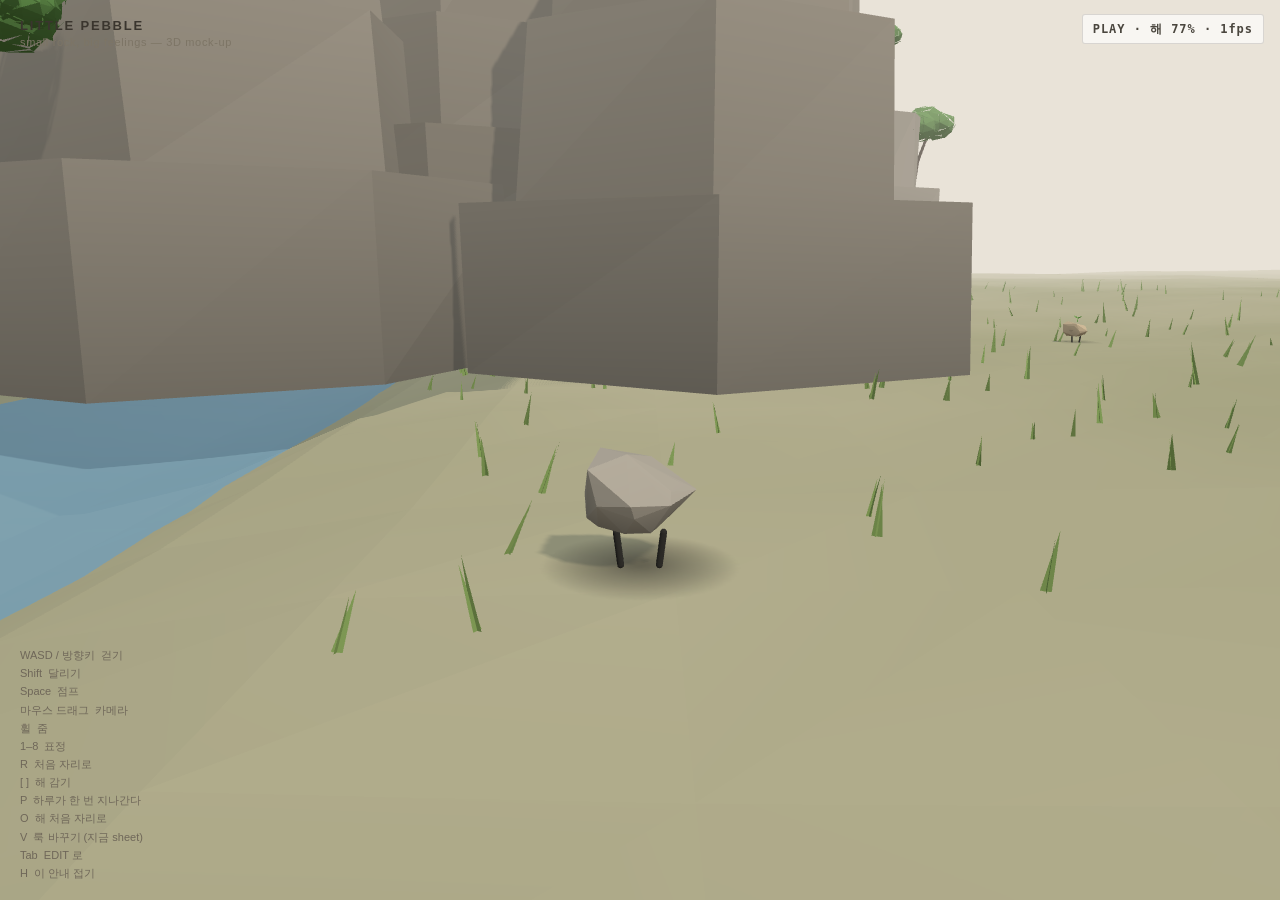
<file: little-pebble/index.html>
<!doctype html>
<html lang="ko">
  <head>
    <meta charset="utf-8" />
    <!-- K5.5 ① iOS 10+ 사파리는 user-scalable 을 무시한다. 안드로이드가 본다 -->
    <meta
      name="viewport"
      content="width=device-width, initial-scale=1, maximum-scale=1, user-scalable=no, viewport-fit=cover"
    />
    <!-- 링크를 아는 사람만. 검색에는 안 걸리게 (2026-08-30 피터공 선택) -->
    <meta name="robots" content="noindex, nofollow" />
    <title>Little Pebble 3D</title>
    <script type="module" crossorigin src="./assets/index-BGhxu7te.js"></script>
    <link rel="stylesheet" crossorigin href="./assets/index-feRgcFEu.css">
  </head>
  <body>
    <canvas id="view"></canvas>
    <div id="boot">…</div>
    <div id="hud" style="display: none">
      <div id="title">Little Pebble<small>small rock, big feelings — 3D mock-up</small></div>
      <div id="mode">PLAY</div>
      <div id="exprbox">표정 · <span id="expr">neutral</span></div>
      <div id="help"></div>
      <!-- K5.4 폰 전용. 터치 기기에서만 켠다 -->
      <button id="jump" hidden>JUMP</button>
      <button id="sunbtn" hidden>해</button>
      <div id="stick" hidden><i></i></div>
    </div>
  </body>
</html>
</file>
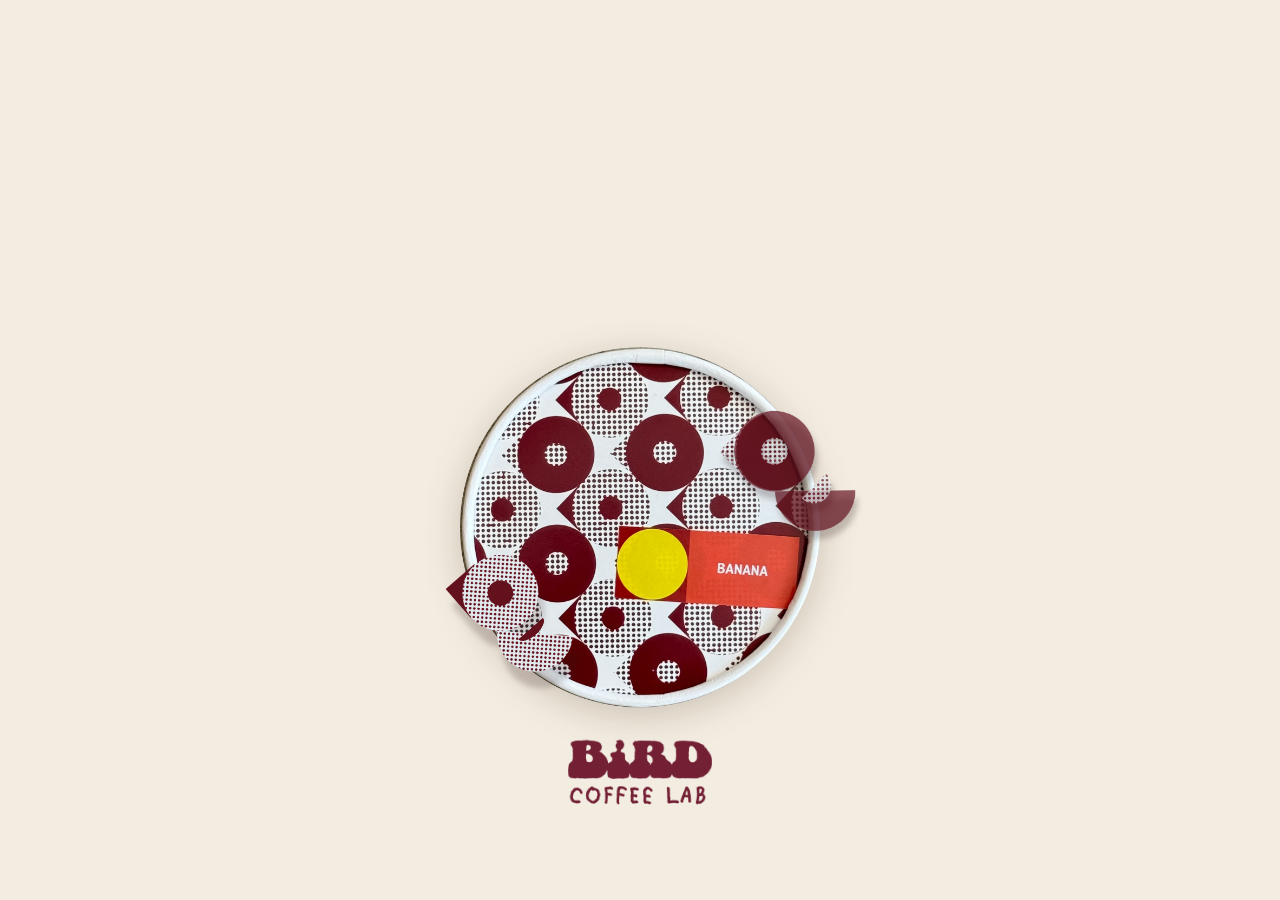
<file: birdcoffeelab-birds/m/index.html>
<!doctype html>
<html lang="ko">
<head>
<meta charset="utf-8">
<meta name="viewport" content="width=device-width, initial-scale=1, viewport-fit=cover">
<meta name="robots" content="noindex, nofollow">
<title>버드커피랩 새</title>
<style>
  :root { --ink: #672C2C; --cream: #F3ECE0; }
  * { box-sizing: border-box; }
  html, body { margin: 0; height: 100%; overflow: hidden; background: var(--cream); }
  body { font-family: -apple-system, "Apple SD Gothic Neo", "Pretendard", sans-serif; color: var(--ink);
         -webkit-tap-highlight-color: transparent; touch-action: manipulation; }
  #stage { position: fixed; inset: 0; background: var(--cream) center / cover no-repeat; cursor: crosshair; }
  #lidImg { position: absolute; left: 0; top: 0; display: none; pointer-events: none; z-index: 1;
            filter: drop-shadow(0 8px 18px rgba(70, 45, 35, .22)); }
  #logoImg { position: absolute; left: 0; top: 0; display: none; pointer-events: none; z-index: 1; }
  body.bg-lid #lidImg, body.scene-lid #lidImg, body.bg-lid #logoImg, body.scene-lid #logoImg { display: block; }
  body.scene-lid #ui .sky-only { display: none; }
  #cv { position: absolute; left: 0; top: 0; z-index: 2; pointer-events: none; }
  #ui { position: fixed; left: 50%; bottom: max(14px, env(safe-area-inset-bottom)); transform: translateX(-50%);
        display: flex; flex-wrap: wrap; justify-content: center; gap: 6px 10px; padding: 8px 10px;
        width: max-content; max-width: calc(100vw - 24px);
        background: rgba(243, 236, 224, .92); border: 1.5px solid var(--ink); border-radius: 999px; font-size: 13px; }
  #ui .grp { display: flex; align-items: center; gap: 4px; }
  #ui .lbl { opacity: .6; margin-right: 2px; }
  #ui button { font: inherit; color: var(--ink); background: none; border: 1.5px solid transparent; border-radius: 999px;
               padding: 3px 9px; cursor: pointer; }
  #ui button.on { border-color: var(--ink); background: var(--ink); color: var(--cream); }
  #ui #count { min-width: 1.6em; text-align: center; font-variant-numeric: tabular-nums; }
  body.hide-ui #ui { display: none; }
  #showUi { display: none; position: fixed; right: 12px; bottom: max(12px, env(safe-area-inset-bottom)); z-index: 999;
            width: 36px; height: 36px; border-radius: 50%; border: 1.5px solid var(--ink); background: rgba(243, 236, 224, .7);
            color: var(--ink); font: inherit; font-size: 16px; line-height: 1; opacity: .45; cursor: pointer; }
  body.hide-ui #showUi { display: block; }
  body.no-ui #ui, body.no-ui #showUi { display: none !important; }
  @media (max-width: 620px) { #ui { left: 12px; right: 12px; width: auto; max-width: none; transform: none; border-radius: 18px; } }
</style>
</head>
<body>
<svg width="0" height="0" style="position:absolute" aria-hidden="true"><defs>
<mask id="b1_mask0" style="mask-type:alpha" maskUnits="userSpaceOnUse" x="14" y="35" width="64" height="65"><rect x="45.8198" y="35.6802" width="45" height="45" transform="rotate(45 45.8198 35.6802)" fill="white" /></mask><mask id="b1_mask1" style="mask-type:alpha" maskUnits="userSpaceOnUse" x="106" y="94" width="33" height="33"><path d="M133.215 94C140.731 101.515 140.73 113.7 133.215 121.215C125.7 128.731 113.515 128.731 106 121.215L133.215 94Z" fill="#672C2C" /></mask><g id="b1-body"><path d="M166 113C166 137.853 145.853 158 121 158C96.1472 158 76 137.853 76 113H166Z" fill="#672C2C" /></g><g id="b1-beak"><rect x="45.8198" y="35.6802" width="45" height="45" transform="rotate(45 45.8198 35.6802)" fill="white" /><g mask="url(#b1_mask0)"><circle cx="18.5" cy="47.5" r="1.5" fill="#672C2C" /><circle cx="18.5" cy="52.5" r="1.5" fill="#672C2C" /><circle cx="18.5" cy="57.5" r="1.5" fill="#672C2C" /><circle cx="18.5" cy="62.5" r="1.5" fill="#672C2C" /><circle cx="18.5" cy="67.5" r="1.5" fill="#672C2C" /><circle cx="18.5" cy="72.5" r="1.5" fill="#672C2C" /><circle cx="18.5" cy="77.5" r="1.5" fill="#672C2C" /><circle cx="18.5" cy="82.5" r="1.5" fill="#672C2C" /><circle cx="18.5" cy="87.5" r="1.5" fill="#672C2C" /><circle cx="23.5" cy="47.5" r="1.5" fill="#672C2C" /><circle cx="23.5" cy="52.5" r="1.5" fill="#672C2C" /><circle cx="23.5" cy="57.5" r="1.5" fill="#672C2C" /><circle cx="23.5" cy="62.5" r="1.5" fill="#672C2C" /><circle cx="23.5" cy="67.5" r="1.5" fill="#672C2C" /><circle cx="23.5" cy="72.5" r="1.5" fill="#672C2C" /><circle cx="23.5" cy="77.5" r="1.5" fill="#672C2C" /><circle cx="23.5" cy="82.5" r="1.5" fill="#672C2C" /><circle cx="23.5" cy="87.5" r="1.5" fill="#672C2C" /><circle cx="28.5" cy="47.5" r="1.5" fill="#672C2C" /><circle cx="28.5" cy="52.5" r="1.5" fill="#672C2C" /><circle cx="28.5" cy="57.5" r="1.5" fill="#672C2C" /><circle cx="28.5" cy="62.5" r="1.5" fill="#672C2C" /><circle cx="28.5" cy="67.5" r="1.5" fill="#672C2C" /><circle cx="28.5" cy="72.5" r="1.5" fill="#672C2C" /><circle cx="28.5" cy="77.5" r="1.5" fill="#672C2C" /><circle cx="28.5" cy="82.5" r="1.5" fill="#672C2C" /><circle cx="28.5" cy="87.5" r="1.5" fill="#672C2C" /><circle cx="33.5" cy="47.5" r="1.5" fill="#672C2C" /><circle cx="33.5" cy="52.5" r="1.5" fill="#672C2C" /><circle cx="33.5" cy="57.5" r="1.5" fill="#672C2C" /><circle cx="33.5" cy="62.5" r="1.5" fill="#672C2C" /><circle cx="33.5" cy="67.5" r="1.5" fill="#672C2C" /><circle cx="33.5" cy="72.5" r="1.5" fill="#672C2C" /><circle cx="33.5" cy="77.5" r="1.5" fill="#672C2C" /><circle cx="33.5" cy="82.5" r="1.5" fill="#672C2C" /><circle cx="33.5" cy="87.5" r="1.5" fill="#672C2C" /><circle cx="38.5" cy="47.5" r="1.5" fill="#672C2C" /><circle cx="38.5" cy="42.5" r="1.5" fill="#672C2C" /><circle cx="38.5" cy="37.5" r="1.5" fill="#672C2C" /><circle cx="38.5" cy="52.5" r="1.5" fill="#672C2C" /><circle cx="38.5" cy="57.5" r="1.5" fill="#672C2C" /><circle cx="38.5" cy="62.5" r="1.5" fill="#672C2C" /><circle cx="38.5" cy="67.5" r="1.5" fill="#672C2C" /><circle cx="38.5" cy="72.5" r="1.5" fill="#672C2C" /><circle cx="38.5" cy="77.5" r="1.5" fill="#672C2C" /><circle cx="38.5" cy="82.5" r="1.5" fill="#672C2C" /><circle cx="38.5" cy="87.5" r="1.5" fill="#672C2C" /><circle cx="38.5" cy="92.5" r="1.5" fill="#672C2C" /><circle cx="38.5" cy="97.5" r="1.5" fill="#672C2C" /><circle cx="43.5" cy="47.5" r="1.5" fill="#672C2C" /><circle cx="43.5" cy="42.5" r="1.5" fill="#672C2C" /><circle cx="43.5" cy="37.5" r="1.5" fill="#672C2C" /><circle cx="43.5" cy="52.5" r="1.5" fill="#672C2C" /><circle cx="43.5" cy="57.5" r="1.5" fill="#672C2C" /><circle cx="43.5" cy="62.5" r="1.5" fill="#672C2C" /><circle cx="43.5" cy="67.5" r="1.5" fill="#672C2C" /><circle cx="43.5" cy="72.5" r="1.5" fill="#672C2C" /><circle cx="43.5" cy="77.5" r="1.5" fill="#672C2C" /><circle cx="43.5" cy="82.5" r="1.5" fill="#672C2C" /><circle cx="43.5" cy="87.5" r="1.5" fill="#672C2C" /><circle cx="43.5" cy="92.5" r="1.5" fill="#672C2C" /><circle cx="43.5" cy="97.5" r="1.5" fill="#672C2C" /><circle cx="48.5" cy="47.5" r="1.5" fill="#672C2C" /><circle cx="48.5" cy="42.5" r="1.5" fill="#672C2C" /><circle cx="48.5" cy="37.5" r="1.5" fill="#672C2C" /><circle cx="48.5" cy="52.5" r="1.5" fill="#672C2C" /><circle cx="48.5" cy="57.5" r="1.5" fill="#672C2C" /><circle cx="48.5" cy="62.5" r="1.5" fill="#672C2C" /><circle cx="48.5" cy="67.5" r="1.5" fill="#672C2C" /><circle cx="48.5" cy="72.5" r="1.5" fill="#672C2C" /><circle cx="48.5" cy="77.5" r="1.5" fill="#672C2C" /><circle cx="48.5" cy="82.5" r="1.5" fill="#672C2C" /><circle cx="48.5" cy="87.5" r="1.5" fill="#672C2C" /><circle cx="48.5" cy="92.5" r="1.5" fill="#672C2C" /><circle cx="48.5" cy="97.5" r="1.5" fill="#672C2C" /><circle cx="53.5" cy="47.5" r="1.5" fill="#672C2C" /><circle cx="53.5" cy="42.5" r="1.5" fill="#672C2C" /><circle cx="53.5" cy="37.5" r="1.5" fill="#672C2C" /><circle cx="53.5" cy="52.5" r="1.5" fill="#672C2C" /><circle cx="53.5" cy="57.5" r="1.5" fill="#672C2C" /><circle cx="53.5" cy="62.5" r="1.5" fill="#672C2C" /><circle cx="53.5" cy="67.5" r="1.5" fill="#672C2C" /><circle cx="53.5" cy="72.5" r="1.5" fill="#672C2C" /><circle cx="53.5" cy="77.5" r="1.5" fill="#672C2C" /><circle cx="53.5" cy="82.5" r="1.5" fill="#672C2C" /><circle cx="53.5" cy="87.5" r="1.5" fill="#672C2C" /><circle cx="53.5" cy="92.5" r="1.5" fill="#672C2C" /><circle cx="53.5" cy="97.5" r="1.5" fill="#672C2C" /><circle cx="58.5" cy="47.5" r="1.5" fill="#672C2C" /><circle cx="58.5" cy="42.5" r="1.5" fill="#672C2C" /><circle cx="58.5" cy="37.5" r="1.5" fill="#672C2C" /><circle cx="58.5" cy="52.5" r="1.5" fill="#672C2C" /><circle cx="58.5" cy="57.5" r="1.5" fill="#672C2C" /><circle cx="58.5" cy="62.5" r="1.5" fill="#672C2C" /><circle cx="58.5" cy="67.5" r="1.5" fill="#672C2C" /><circle cx="58.5" cy="72.5" r="1.5" fill="#672C2C" /><circle cx="58.5" cy="77.5" r="1.5" fill="#672C2C" /><circle cx="58.5" cy="82.5" r="1.5" fill="#672C2C" /><circle cx="58.5" cy="87.5" r="1.5" fill="#672C2C" /><circle cx="58.5" cy="92.5" r="1.5" fill="#672C2C" /><circle cx="58.5" cy="97.5" r="1.5" fill="#672C2C" /></g></g><g id="b1-eye"><rect x="54" y="46" width="45" height="45" fill="white" /><circle cx="56.5" cy="48.5" r="1.5" fill="#672C2C" /><circle cx="56.5" cy="53.5" r="1.5" fill="#672C2C" /><circle cx="56.5" cy="58.5" r="1.5" fill="#672C2C" /><circle cx="56.5" cy="63.5" r="1.5" fill="#672C2C" /><circle cx="56.5" cy="68.5" r="1.5" fill="#672C2C" /><circle cx="56.5" cy="73.5" r="1.5" fill="#672C2C" /><circle cx="56.5" cy="78.5" r="1.5" fill="#672C2C" /><circle cx="56.5" cy="83.5" r="1.5" fill="#672C2C" /><circle cx="56.5" cy="88.5" r="1.5" fill="#672C2C" /><circle cx="61.5" cy="48.5" r="1.5" fill="#672C2C" /><circle cx="61.5" cy="53.5" r="1.5" fill="#672C2C" /><circle cx="61.5" cy="58.5" r="1.5" fill="#672C2C" /><circle cx="61.5" cy="63.5" r="1.5" fill="#672C2C" /><circle cx="61.5" cy="68.5" r="1.5" fill="#672C2C" /><circle cx="61.5" cy="73.5" r="1.5" fill="#672C2C" /><circle cx="61.5" cy="78.5" r="1.5" fill="#672C2C" /><circle cx="61.5" cy="83.5" r="1.5" fill="#672C2C" /><circle cx="61.5" cy="88.5" r="1.5" fill="#672C2C" /><circle cx="66.5" cy="48.5" r="1.5" fill="#672C2C" /><circle cx="66.5" cy="53.5" r="1.5" fill="#672C2C" /><circle cx="66.5" cy="58.5" r="1.5" fill="#672C2C" /><circle cx="66.5" cy="63.5" r="1.5" fill="#672C2C" /><circle cx="66.5" cy="68.5" r="1.5" fill="#672C2C" /><circle cx="66.5" cy="73.5" r="1.5" fill="#672C2C" /><circle cx="66.5" cy="78.5" r="1.5" fill="#672C2C" /><circle cx="66.5" cy="83.5" r="1.5" fill="#672C2C" /><circle cx="66.5" cy="88.5" r="1.5" fill="#672C2C" /><circle cx="71.5" cy="48.5" r="1.5" fill="#672C2C" /><circle cx="71.5" cy="53.5" r="1.5" fill="#672C2C" /><circle cx="71.5" cy="58.5" r="1.5" fill="#672C2C" /><circle cx="71.5" cy="63.5" r="1.5" fill="#672C2C" /><circle cx="71.5" cy="68.5" r="1.5" fill="#672C2C" /><circle cx="71.5" cy="73.5" r="1.5" fill="#672C2C" /><circle cx="71.5" cy="78.5" r="1.5" fill="#672C2C" /><circle cx="71.5" cy="83.5" r="1.5" fill="#672C2C" /><circle cx="71.5" cy="88.5" r="1.5" fill="#672C2C" /><circle cx="76.5" cy="48.5" r="1.5" fill="#672C2C" /><circle cx="76.5" cy="53.5" r="1.5" fill="#672C2C" /><circle cx="76.5" cy="58.5" r="1.5" fill="#672C2C" /><circle cx="76.5" cy="63.5" r="1.5" fill="#672C2C" /><circle cx="76.5" cy="68.5" r="1.5" fill="#672C2C" /><circle cx="76.5" cy="73.5" r="1.5" fill="#672C2C" /><circle cx="76.5" cy="78.5" r="1.5" fill="#672C2C" /><circle cx="76.5" cy="83.5" r="1.5" fill="#672C2C" /><circle cx="76.5" cy="88.5" r="1.5" fill="#672C2C" /><circle cx="81.5" cy="48.5" r="1.5" fill="#672C2C" /><circle cx="81.5" cy="53.5" r="1.5" fill="#672C2C" /><circle cx="81.5" cy="58.5" r="1.5" fill="#672C2C" /><circle cx="81.5" cy="63.5" r="1.5" fill="#672C2C" /><circle cx="81.5" cy="68.5" r="1.5" fill="#672C2C" /><circle cx="81.5" cy="73.5" r="1.5" fill="#672C2C" /><circle cx="81.5" cy="78.5" r="1.5" fill="#672C2C" /><circle cx="81.5" cy="83.5" r="1.5" fill="#672C2C" /><circle cx="81.5" cy="88.5" r="1.5" fill="#672C2C" /><circle cx="86.5" cy="48.5" r="1.5" fill="#672C2C" /><circle cx="86.5" cy="53.5" r="1.5" fill="#672C2C" /><circle cx="86.5" cy="58.5" r="1.5" fill="#672C2C" /><circle cx="86.5" cy="63.5" r="1.5" fill="#672C2C" /><circle cx="86.5" cy="68.5" r="1.5" fill="#672C2C" /><circle cx="86.5" cy="73.5" r="1.5" fill="#672C2C" /><circle cx="86.5" cy="78.5" r="1.5" fill="#672C2C" /><circle cx="86.5" cy="83.5" r="1.5" fill="#672C2C" /><circle cx="86.5" cy="88.5" r="1.5" fill="#672C2C" /><circle cx="91.5" cy="48.5" r="1.5" fill="#672C2C" /><circle cx="91.5" cy="53.5" r="1.5" fill="#672C2C" /><circle cx="91.5" cy="58.5" r="1.5" fill="#672C2C" /><circle cx="91.5" cy="63.5" r="1.5" fill="#672C2C" /><circle cx="91.5" cy="68.5" r="1.5" fill="#672C2C" /><circle cx="91.5" cy="73.5" r="1.5" fill="#672C2C" /><circle cx="91.5" cy="78.5" r="1.5" fill="#672C2C" /><circle cx="91.5" cy="83.5" r="1.5" fill="#672C2C" /><circle cx="91.5" cy="88.5" r="1.5" fill="#672C2C" /><circle cx="96.5" cy="48.5" r="1.5" fill="#672C2C" /><circle cx="96.5" cy="53.5" r="1.5" fill="#672C2C" /><circle cx="96.5" cy="58.5" r="1.5" fill="#672C2C" /><circle cx="96.5" cy="63.5" r="1.5" fill="#672C2C" /><circle cx="96.5" cy="68.5" r="1.5" fill="#672C2C" /><circle cx="96.5" cy="73.5" r="1.5" fill="#672C2C" /><circle cx="96.5" cy="78.5" r="1.5" fill="#672C2C" /><circle cx="96.5" cy="83.5" r="1.5" fill="#672C2C" /><circle cx="96.5" cy="88.5" r="1.5" fill="#672C2C" /></g><g id="b1-head"><path d="M76 23C100.853 23 121 43.1472 121 68C121 92.8528 100.853 113 76 113C51.1472 113 31 92.8528 31 68C31 43.1472 51.1472 23 76 23ZM76 53C67.7157 53 61 59.7157 61 68C61 76.2843 67.7157 83 76 83C84.2843 83 91 76.2843 91 68C91 59.7157 84.2843 53 76 53Z" fill="#672C2C" /></g><g id="b1-wedge"><path d="M133.215 94C140.731 101.515 140.73 113.7 133.215 121.215C125.7 128.731 113.515 128.731 106 121.215L133.215 94Z" fill="white" /><g mask="url(#b1_mask1)"><path d="M138 131.323C138 130.495 138.672 129.823 139.5 129.823C140.328 129.823 141 130.495 141 131.323C141 132.151 140.328 132.823 139.5 132.823C138.672 132.823 138 132.151 138 131.323Z" fill="#672C2C" /><path d="M138 126.323C138 125.495 138.672 124.823 139.5 124.823C140.328 124.823 141 125.495 141 126.323C141 127.151 140.328 127.823 139.5 127.823C138.672 127.823 138 127.151 138 126.323Z" fill="#672C2C" /><path d="M138 121.323C138 120.495 138.672 119.823 139.5 119.823C140.328 119.823 141 120.495 141 121.323C141 122.151 140.328 122.823 139.5 122.823C138.672 122.823 138 122.151 138 121.323Z" fill="#672C2C" /><path d="M138 116.323C138 115.495 138.672 114.823 139.5 114.823C140.328 114.823 141 115.495 141 116.323C141 117.151 140.328 117.823 139.5 117.823C138.672 117.823 138 117.151 138 116.323Z" fill="#672C2C" /><path d="M138 111.323C138 110.495 138.672 109.823 139.5 109.823C140.328 109.823 141 110.495 141 111.323C141 112.151 140.328 112.823 139.5 112.823C138.672 112.823 138 112.151 138 111.323Z" fill="#672C2C" /><path d="M138 106.323C138 105.495 138.672 104.823 139.5 104.823C140.328 104.823 141 105.495 141 106.323C141 107.151 140.328 107.823 139.5 107.823C138.672 107.823 138 107.151 138 106.323Z" fill="#672C2C" /><path d="M138 101.323C138 100.495 138.672 99.823 139.5 99.823C140.328 99.823 141 100.495 141 101.323C141 102.151 140.328 102.823 139.5 102.823C138.672 102.823 138 102.151 138 101.323Z" fill="#672C2C" /><path d="M138 96.323C138 95.4946 138.672 94.823 139.5 94.823C140.328 94.823 141 95.4946 141 96.323C141 97.1514 140.328 97.823 139.5 97.823C138.672 97.823 138 97.1514 138 96.323Z" fill="#672C2C" /><path d="M138 91.323C138 90.4946 138.672 89.823 139.5 89.823C140.328 89.823 141 90.4946 141 91.323C141 92.1514 140.328 92.823 139.5 92.823C138.672 92.823 138 92.1514 138 91.323Z" fill="#672C2C" /><path d="M133 131.323C133 130.495 133.672 129.823 134.5 129.823C135.328 129.823 136 130.495 136 131.323C136 132.151 135.328 132.823 134.5 132.823C133.672 132.823 133 132.151 133 131.323Z" fill="#672C2C" /><path d="M133 126.323C133 125.495 133.672 124.823 134.5 124.823C135.328 124.823 136 125.495 136 126.323C136 127.151 135.328 127.823 134.5 127.823C133.672 127.823 133 127.151 133 126.323Z" fill="#672C2C" /><path d="M133 121.323C133 120.495 133.672 119.823 134.5 119.823C135.328 119.823 136 120.495 136 121.323C136 122.151 135.328 122.823 134.5 122.823C133.672 122.823 133 122.151 133 121.323Z" fill="#672C2C" /><path d="M133 116.323C133 115.495 133.672 114.823 134.5 114.823C135.328 114.823 136 115.495 136 116.323C136 117.151 135.328 117.823 134.5 117.823C133.672 117.823 133 117.151 133 116.323Z" fill="#672C2C" /><path d="M133 111.323C133 110.495 133.672 109.823 134.5 109.823C135.328 109.823 136 110.495 136 111.323C136 112.151 135.328 112.823 134.5 112.823C133.672 112.823 133 112.151 133 111.323Z" fill="#672C2C" /><path d="M133 106.323C133 105.495 133.672 104.823 134.5 104.823C135.328 104.823 136 105.495 136 106.323C136 107.151 135.328 107.823 134.5 107.823C133.672 107.823 133 107.151 133 106.323Z" fill="#672C2C" /><path d="M133 101.323C133 100.495 133.672 99.823 134.5 99.823C135.328 99.823 136 100.495 136 101.323C136 102.151 135.328 102.823 134.5 102.823C133.672 102.823 133 102.151 133 101.323Z" fill="#672C2C" /><path d="M133 96.323C133 95.4946 133.672 94.823 134.5 94.823C135.328 94.823 136 95.4946 136 96.323C136 97.1514 135.328 97.823 134.5 97.823C133.672 97.823 133 97.1514 133 96.323Z" fill="#672C2C" /><path d="M133 91.323C133 90.4946 133.672 89.823 134.5 89.823C135.328 89.823 136 90.4946 136 91.323C136 92.1514 135.328 92.823 134.5 92.823C133.672 92.823 133 92.1514 133 91.323Z" fill="#672C2C" /><path d="M128 131.323C128 130.495 128.672 129.823 129.5 129.823C130.328 129.823 131 130.495 131 131.323C131 132.151 130.328 132.823 129.5 132.823C128.672 132.823 128 132.151 128 131.323Z" fill="#672C2C" /><path d="M128 126.323C128 125.495 128.672 124.823 129.5 124.823C130.328 124.823 131 125.495 131 126.323C131 127.151 130.328 127.823 129.5 127.823C128.672 127.823 128 127.151 128 126.323Z" fill="#672C2C" /><path d="M128 121.323C128 120.495 128.672 119.823 129.5 119.823C130.328 119.823 131 120.495 131 121.323C131 122.151 130.328 122.823 129.5 122.823C128.672 122.823 128 122.151 128 121.323Z" fill="#672C2C" /><path d="M128 116.323C128 115.495 128.672 114.823 129.5 114.823C130.328 114.823 131 115.495 131 116.323C131 117.151 130.328 117.823 129.5 117.823C128.672 117.823 128 117.151 128 116.323Z" fill="#672C2C" /><path d="M128 111.323C128 110.495 128.672 109.823 129.5 109.823C130.328 109.823 131 110.495 131 111.323C131 112.151 130.328 112.823 129.5 112.823C128.672 112.823 128 112.151 128 111.323Z" fill="#672C2C" /><path d="M128 106.323C128 105.495 128.672 104.823 129.5 104.823C130.328 104.823 131 105.495 131 106.323C131 107.151 130.328 107.823 129.5 107.823C128.672 107.823 128 107.151 128 106.323Z" fill="#672C2C" /><path d="M128 101.323C128 100.495 128.672 99.823 129.5 99.823C130.328 99.823 131 100.495 131 101.323C131 102.151 130.328 102.823 129.5 102.823C128.672 102.823 128 102.151 128 101.323Z" fill="#672C2C" /><path d="M128 96.323C128 95.4946 128.672 94.823 129.5 94.823C130.328 94.823 131 95.4946 131 96.323C131 97.1514 130.328 97.823 129.5 97.823C128.672 97.823 128 97.1514 128 96.323Z" fill="#672C2C" /><path d="M128 91.323C128 90.4946 128.672 89.823 129.5 89.823C130.328 89.823 131 90.4946 131 91.323C131 92.1514 130.328 92.823 129.5 92.823C128.672 92.823 128 92.1514 128 91.323Z" fill="#672C2C" /><path d="M123 131.323C123 130.495 123.672 129.823 124.5 129.823C125.328 129.823 126 130.495 126 131.323C126 132.151 125.328 132.823 124.5 132.823C123.672 132.823 123 132.151 123 131.323Z" fill="#672C2C" /><path d="M123 126.323C123 125.495 123.672 124.823 124.5 124.823C125.328 124.823 126 125.495 126 126.323C126 127.151 125.328 127.823 124.5 127.823C123.672 127.823 123 127.151 123 126.323Z" fill="#672C2C" /><path d="M123 121.323C123 120.495 123.672 119.823 124.5 119.823C125.328 119.823 126 120.495 126 121.323C126 122.151 125.328 122.823 124.5 122.823C123.672 122.823 123 122.151 123 121.323Z" fill="#672C2C" /><path d="M123 116.323C123 115.495 123.672 114.823 124.5 114.823C125.328 114.823 126 115.495 126 116.323C126 117.151 125.328 117.823 124.5 117.823C123.672 117.823 123 117.151 123 116.323Z" fill="#672C2C" /><path d="M123 111.323C123 110.495 123.672 109.823 124.5 109.823C125.328 109.823 126 110.495 126 111.323C126 112.151 125.328 112.823 124.5 112.823C123.672 112.823 123 112.151 123 111.323Z" fill="#672C2C" /><path d="M123 106.323C123 105.495 123.672 104.823 124.5 104.823C125.328 104.823 126 105.495 126 106.323C126 107.151 125.328 107.823 124.5 107.823C123.672 107.823 123 107.151 123 106.323Z" fill="#672C2C" /><path d="M123 101.323C123 100.495 123.672 99.823 124.5 99.823C125.328 99.823 126 100.495 126 101.323C126 102.151 125.328 102.823 124.5 102.823C123.672 102.823 123 102.151 123 101.323Z" fill="#672C2C" /><path d="M123 96.323C123 95.4946 123.672 94.823 124.5 94.823C125.328 94.823 126 95.4946 126 96.323C126 97.1514 125.328 97.823 124.5 97.823C123.672 97.823 123 97.1514 123 96.323Z" fill="#672C2C" /><path d="M123 91.323C123 90.4946 123.672 89.823 124.5 89.823C125.328 89.823 126 90.4946 126 91.323C126 92.1514 125.328 92.823 124.5 92.823C123.672 92.823 123 92.1514 123 91.323Z" fill="#672C2C" /><path d="M118 131.323C118 130.495 118.672 129.823 119.5 129.823C120.328 129.823 121 130.495 121 131.323C121 132.151 120.328 132.823 119.5 132.823C118.672 132.823 118 132.151 118 131.323Z" fill="#672C2C" /><path d="M118 126.323C118 125.495 118.672 124.823 119.5 124.823C120.328 124.823 121 125.495 121 126.323C121 127.151 120.328 127.823 119.5 127.823C118.672 127.823 118 127.151 118 126.323Z" fill="#672C2C" /><path d="M118 121.323C118 120.495 118.672 119.823 119.5 119.823C120.328 119.823 121 120.495 121 121.323C121 122.151 120.328 122.823 119.5 122.823C118.672 122.823 118 122.151 118 121.323Z" fill="#672C2C" /><path d="M118 116.323C118 115.495 118.672 114.823 119.5 114.823C120.328 114.823 121 115.495 121 116.323C121 117.151 120.328 117.823 119.5 117.823C118.672 117.823 118 117.151 118 116.323Z" fill="#672C2C" /><path d="M118 111.323C118 110.495 118.672 109.823 119.5 109.823C120.328 109.823 121 110.495 121 111.323C121 112.151 120.328 112.823 119.5 112.823C118.672 112.823 118 112.151 118 111.323Z" fill="#672C2C" /><path d="M118 106.323C118 105.495 118.672 104.823 119.5 104.823C120.328 104.823 121 105.495 121 106.323C121 107.151 120.328 107.823 119.5 107.823C118.672 107.823 118 107.151 118 106.323Z" fill="#672C2C" /><path d="M118 101.323C118 100.495 118.672 99.823 119.5 99.823C120.328 99.823 121 100.495 121 101.323C121 102.151 120.328 102.823 119.5 102.823C118.672 102.823 118 102.151 118 101.323Z" fill="#672C2C" /><path d="M118 96.323C118 95.4946 118.672 94.823 119.5 94.823C120.328 94.823 121 95.4946 121 96.323C121 97.1514 120.328 97.823 119.5 97.823C118.672 97.823 118 97.1514 118 96.323Z" fill="#672C2C" /><path d="M118 91.323C118 90.4946 118.672 89.823 119.5 89.823C120.328 89.823 121 90.4946 121 91.323C121 92.1514 120.328 92.823 119.5 92.823C118.672 92.823 118 92.1514 118 91.323Z" fill="#672C2C" /><path d="M113 131.323C113 130.495 113.672 129.823 114.5 129.823C115.328 129.823 116 130.495 116 131.323C116 132.151 115.328 132.823 114.5 132.823C113.672 132.823 113 132.151 113 131.323Z" fill="#672C2C" /><path d="M113 126.323C113 125.495 113.672 124.823 114.5 124.823C115.328 124.823 116 125.495 116 126.323C116 127.151 115.328 127.823 114.5 127.823C113.672 127.823 113 127.151 113 126.323Z" fill="#672C2C" /><path d="M113 121.323C113 120.495 113.672 119.823 114.5 119.823C115.328 119.823 116 120.495 116 121.323C116 122.151 115.328 122.823 114.5 122.823C113.672 122.823 113 122.151 113 121.323Z" fill="#672C2C" /><path d="M113 116.323C113 115.495 113.672 114.823 114.5 114.823C115.328 114.823 116 115.495 116 116.323C116 117.151 115.328 117.823 114.5 117.823C113.672 117.823 113 117.151 113 116.323Z" fill="#672C2C" /><path d="M113 111.323C113 110.495 113.672 109.823 114.5 109.823C115.328 109.823 116 110.495 116 111.323C116 112.151 115.328 112.823 114.5 112.823C113.672 112.823 113 112.151 113 111.323Z" fill="#672C2C" /><path d="M113 106.323C113 105.495 113.672 104.823 114.5 104.823C115.328 104.823 116 105.495 116 106.323C116 107.151 115.328 107.823 114.5 107.823C113.672 107.823 113 107.151 113 106.323Z" fill="#672C2C" /><path d="M113 101.323C113 100.495 113.672 99.823 114.5 99.823C115.328 99.823 116 100.495 116 101.323C116 102.151 115.328 102.823 114.5 102.823C113.672 102.823 113 102.151 113 101.323Z" fill="#672C2C" /><path d="M113 96.323C113 95.4946 113.672 94.823 114.5 94.823C115.328 94.823 116 95.4946 116 96.323C116 97.1514 115.328 97.823 114.5 97.823C113.672 97.823 113 97.1514 113 96.323Z" fill="#672C2C" /><path d="M113 91.323C113 90.4946 113.672 89.823 114.5 89.823C115.328 89.823 116 90.4946 116 91.323C116 92.1514 115.328 92.823 114.5 92.823C113.672 92.823 113 92.1514 113 91.323Z" fill="#672C2C" /><path d="M108 131.323C108 130.495 108.672 129.823 109.5 129.823C110.328 129.823 111 130.495 111 131.323C111 132.151 110.328 132.823 109.5 132.823C108.672 132.823 108 132.151 108 131.323Z" fill="#672C2C" /><path d="M108 126.323C108 125.495 108.672 124.823 109.5 124.823C110.328 124.823 111 125.495 111 126.323C111 127.151 110.328 127.823 109.5 127.823C108.672 127.823 108 127.151 108 126.323Z" fill="#672C2C" /><path d="M108 121.323C108 120.495 108.672 119.823 109.5 119.823C110.328 119.823 111 120.495 111 121.323C111 122.151 110.328 122.823 109.5 122.823C108.672 122.823 108 122.151 108 121.323Z" fill="#672C2C" /><path d="M108 116.323C108 115.495 108.672 114.823 109.5 114.823C110.328 114.823 111 115.495 111 116.323C111 117.151 110.328 117.823 109.5 117.823C108.672 117.823 108 117.151 108 116.323Z" fill="#672C2C" /><path d="M108 111.323C108 110.495 108.672 109.823 109.5 109.823C110.328 109.823 111 110.495 111 111.323C111 112.151 110.328 112.823 109.5 112.823C108.672 112.823 108 112.151 108 111.323Z" fill="#672C2C" /><path d="M108 106.323C108 105.495 108.672 104.823 109.5 104.823C110.328 104.823 111 105.495 111 106.323C111 107.151 110.328 107.823 109.5 107.823C108.672 107.823 108 107.151 108 106.323Z" fill="#672C2C" /><path d="M108 101.323C108 100.495 108.672 99.823 109.5 99.823C110.328 99.823 111 100.495 111 101.323C111 102.151 110.328 102.823 109.5 102.823C108.672 102.823 108 102.151 108 101.323Z" fill="#672C2C" /><path d="M108 96.323C108 95.4946 108.672 94.823 109.5 94.823C110.328 94.823 111 95.4946 111 96.323C111 97.1514 110.328 97.823 109.5 97.823C108.672 97.823 108 97.1514 108 96.323Z" fill="#672C2C" /><path d="M108 91.323C108 90.4946 108.672 89.823 109.5 89.823C110.328 89.823 111 90.4946 111 91.323C111 92.1514 110.328 92.823 109.5 92.823C108.672 92.823 108 92.1514 108 91.323Z" fill="#672C2C" /><path d="M103 131.323C103 130.495 103.672 129.823 104.5 129.823C105.328 129.823 106 130.495 106 131.323C106 132.151 105.328 132.823 104.5 132.823C103.672 132.823 103 132.151 103 131.323Z" fill="#672C2C" /><path d="M103 126.323C103 125.495 103.672 124.823 104.5 124.823C105.328 124.823 106 125.495 106 126.323C106 127.151 105.328 127.823 104.5 127.823C103.672 127.823 103 127.151 103 126.323Z" fill="#672C2C" /><path d="M103 121.323C103 120.495 103.672 119.823 104.5 119.823C105.328 119.823 106 120.495 106 121.323C106 122.151 105.328 122.823 104.5 122.823C103.672 122.823 103 122.151 103 121.323Z" fill="#672C2C" /><path d="M103 116.323C103 115.495 103.672 114.823 104.5 114.823C105.328 114.823 106 115.495 106 116.323C106 117.151 105.328 117.823 104.5 117.823C103.672 117.823 103 117.151 103 116.323Z" fill="#672C2C" /><path d="M103 111.323C103 110.495 103.672 109.823 104.5 109.823C105.328 109.823 106 110.495 106 111.323C106 112.151 105.328 112.823 104.5 112.823C103.672 112.823 103 112.151 103 111.323Z" fill="#672C2C" /><path d="M103 106.323C103 105.495 103.672 104.823 104.5 104.823C105.328 104.823 106 105.495 106 106.323C106 107.151 105.328 107.823 104.5 107.823C103.672 107.823 103 107.151 103 106.323Z" fill="#672C2C" /><path d="M103 101.323C103 100.495 103.672 99.823 104.5 99.823C105.328 99.823 106 100.495 106 101.323C106 102.151 105.328 102.823 104.5 102.823C103.672 102.823 103 102.151 103 101.323Z" fill="#672C2C" /><path d="M103 96.323C103 95.4946 103.672 94.823 104.5 94.823C105.328 94.823 106 95.4946 106 96.323C106 97.1514 105.328 97.823 104.5 97.823C103.672 97.823 103 97.1514 103 96.323Z" fill="#672C2C" /><path d="M103 91.323C103 90.4946 103.672 89.823 104.5 89.823C105.328 89.823 106 90.4946 106 91.323C106 92.1514 105.328 92.823 104.5 92.823C103.672 92.823 103 92.1514 103 91.323Z" fill="#672C2C" /><path d="M98 111.323C98 110.495 98.6716 109.823 99.5 109.823C100.328 109.823 101 110.495 101 111.323C101 112.151 100.328 112.823 99.5 112.823C98.6716 112.823 98 112.151 98 111.323Z" fill="#672C2C" /><path d="M98 106.323C98 105.495 98.6716 104.823 99.5 104.823C100.328 104.823 101 105.495 101 106.323C101 107.151 100.328 107.823 99.5 107.823C98.6716 107.823 98 107.151 98 106.323Z" fill="#672C2C" /><path d="M98 101.323C98 100.495 98.6716 99.823 99.5 99.823C100.328 99.823 101 100.495 101 101.323C101 102.151 100.328 102.823 99.5 102.823C98.6716 102.823 98 102.151 98 101.323Z" fill="#672C2C" /><path d="M98 96.323C98 95.4946 98.6716 94.823 99.5 94.823C100.328 94.823 101 95.4946 101 96.323C101 97.1514 100.328 97.823 99.5 97.823C98.6716 97.823 98 97.1514 98 96.323Z" fill="#672C2C" /><path d="M98 91.323C98 90.4946 98.6716 89.823 99.5 89.823C100.328 89.823 101 90.4946 101 91.323C101 92.1514 100.328 92.823 99.5 92.823C98.6716 92.823 98 92.1514 98 91.323Z" fill="#672C2C" /><path d="M93 111.323C93 110.495 93.6716 109.823 94.5 109.823C95.3284 109.823 96 110.495 96 111.323C96 112.151 95.3284 112.823 94.5 112.823C93.6716 112.823 93 112.151 93 111.323Z" fill="#672C2C" /><path d="M93 106.323C93 105.495 93.6716 104.823 94.5 104.823C95.3284 104.823 96 105.495 96 106.323C96 107.151 95.3284 107.823 94.5 107.823C93.6716 107.823 93 107.151 93 106.323Z" fill="#672C2C" /><path d="M93 101.323C93 100.495 93.6716 99.823 94.5 99.823C95.3284 99.823 96 100.495 96 101.323C96 102.151 95.3284 102.823 94.5 102.823C93.6716 102.823 93 102.151 93 101.323Z" fill="#672C2C" /><path d="M93 96.323C93 95.4946 93.6716 94.823 94.5 94.823C95.3284 94.823 96 95.4946 96 96.323C96 97.1514 95.3284 97.823 94.5 97.823C93.6716 97.823 93 97.1514 93 96.323Z" fill="#672C2C" /><path d="M93 91.323C93 90.4946 93.6716 89.823 94.5 89.823C95.3284 89.823 96 90.4946 96 91.323C96 92.1514 95.3284 92.823 94.5 92.823C93.6716 92.823 93 92.1514 93 91.323Z" fill="#672C2C" /></g></g>
<mask id="b2_mask0" style="mask-type:alpha" maskUnits="userSpaceOnUse" x="77" y="113" width="90" height="45"><path d="M167 113C167 137.853 146.853 158 122 158C97.1472 158 77 137.853 77 113H167Z" fill="#672C2C" /></mask><mask id="b2_mask1" style="mask-type:alpha" maskUnits="userSpaceOnUse" x="33" y="23" width="90" height="90"><path d="M78 23C102.853 23 123 43.1472 123 68C123 92.8528 102.853 113 78 113C53.1472 113 33 92.8528 33 68C33 43.1472 53.1472 23 78 23ZM78 53C69.7157 53 63 59.7157 63 68C63 76.2843 69.7157 83 78 83C86.2843 83 93 76.2843 93 68C93 59.7157 86.2843 53 78 53Z" fill="#672C2C" /></mask><g id="b2-body"><path d="M167 113C167 137.853 146.853 158 122 158C97.1472 158 77 137.853 77 113H167Z" fill="white" /><g mask="url(#b2_mask0)"><path d="M76.5 174C77.3284 174 78 174.672 78 175.5C78 176.328 77.3284 177 76.5 177C75.6716 177 75 176.328 75 175.5C75 174.672 75.6716 174 76.5 174Z" fill="#672C2C" /><path d="M81.5 174C82.3284 174 83 174.672 83 175.5C83 176.328 82.3284 177 81.5 177C80.6716 177 80 176.328 80 175.5C80 174.672 80.6716 174 81.5 174Z" fill="#672C2C" /><path d="M86.5 174C87.3284 174 88 174.672 88 175.5C88 176.328 87.3284 177 86.5 177C85.6716 177 85 176.328 85 175.5C85 174.672 85.6716 174 86.5 174Z" fill="#672C2C" /><path d="M91.5 174C92.3284 174 93 174.672 93 175.5C93 176.328 92.3284 177 91.5 177C90.6716 177 90 176.328 90 175.5C90 174.672 90.6716 174 91.5 174Z" fill="#672C2C" /><path d="M96.5 174C97.3284 174 98 174.672 98 175.5C98 176.328 97.3284 177 96.5 177C95.6716 177 95 176.328 95 175.5C95 174.672 95.6716 174 96.5 174Z" fill="#672C2C" /><path d="M101.5 174C102.328 174 103 174.672 103 175.5C103 176.328 102.328 177 101.5 177C100.672 177 100 176.328 100 175.5C100 174.672 100.672 174 101.5 174Z" fill="#672C2C" /><path d="M106.5 174C107.328 174 108 174.672 108 175.5C108 176.328 107.328 177 106.5 177C105.672 177 105 176.328 105 175.5C105 174.672 105.672 174 106.5 174Z" fill="#672C2C" /><path d="M111.5 174C112.328 174 113 174.672 113 175.5C113 176.328 112.328 177 111.5 177C110.672 177 110 176.328 110 175.5C110 174.672 110.672 174 111.5 174Z" fill="#672C2C" /><path d="M116.5 174C117.328 174 118 174.672 118 175.5C118 176.328 117.328 177 116.5 177C115.672 177 115 176.328 115 175.5C115 174.672 115.672 174 116.5 174Z" fill="#672C2C" /><path d="M121.5 174C122.328 174 123 174.672 123 175.5C123 176.328 122.328 177 121.5 177C120.672 177 120 176.328 120 175.5C120 174.672 120.672 174 121.5 174Z" fill="#672C2C" /><path d="M126.5 174C127.328 174 128 174.672 128 175.5C128 176.328 127.328 177 126.5 177C125.672 177 125 176.328 125 175.5C125 174.672 125.672 174 126.5 174Z" fill="#672C2C" /><path d="M131.5 174C132.328 174 133 174.672 133 175.5C133 176.328 132.328 177 131.5 177C130.672 177 130 176.328 130 175.5C130 174.672 130.672 174 131.5 174Z" fill="#672C2C" /><path d="M136.5 174C137.328 174 138 174.672 138 175.5C138 176.328 137.328 177 136.5 177C135.672 177 135 176.328 135 175.5C135 174.672 135.672 174 136.5 174Z" fill="#672C2C" /><path d="M141.5 174C142.328 174 143 174.672 143 175.5C143 176.328 142.328 177 141.5 177C140.672 177 140 176.328 140 175.5C140 174.672 140.672 174 141.5 174Z" fill="#672C2C" /><path d="M146.5 174C147.328 174 148 174.672 148 175.5C148 176.328 147.328 177 146.5 177C145.672 177 145 176.328 145 175.5C145 174.672 145.672 174 146.5 174Z" fill="#672C2C" /><path d="M151.5 174C152.328 174 153 174.672 153 175.5C153 176.328 152.328 177 151.5 177C150.672 177 150 176.328 150 175.5C150 174.672 150.672 174 151.5 174Z" fill="#672C2C" /><path d="M156.5 174C157.328 174 158 174.672 158 175.5C158 176.328 157.328 177 156.5 177C155.672 177 155 176.328 155 175.5C155 174.672 155.672 174 156.5 174Z" fill="#672C2C" /><path d="M161.5 174C162.328 174 163 174.672 163 175.5C163 176.328 162.328 177 161.5 177C160.672 177 160 176.328 160 175.5C160 174.672 160.672 174 161.5 174Z" fill="#672C2C" /><path d="M166.5 174C167.328 174 168 174.672 168 175.5C168 176.328 167.328 177 166.5 177C165.672 177 165 176.328 165 175.5C165 174.672 165.672 174 166.5 174Z" fill="#672C2C" /><path d="M76.5 169C77.3284 169 78 169.672 78 170.5C78 171.328 77.3284 172 76.5 172C75.6716 172 75 171.328 75 170.5C75 169.672 75.6716 169 76.5 169Z" fill="#672C2C" /><path d="M81.5 169C82.3284 169 83 169.672 83 170.5C83 171.328 82.3284 172 81.5 172C80.6716 172 80 171.328 80 170.5C80 169.672 80.6716 169 81.5 169Z" fill="#672C2C" /><path d="M86.5 169C87.3284 169 88 169.672 88 170.5C88 171.328 87.3284 172 86.5 172C85.6716 172 85 171.328 85 170.5C85 169.672 85.6716 169 86.5 169Z" fill="#672C2C" /><path d="M91.5 169C92.3284 169 93 169.672 93 170.5C93 171.328 92.3284 172 91.5 172C90.6716 172 90 171.328 90 170.5C90 169.672 90.6716 169 91.5 169Z" fill="#672C2C" /><path d="M96.5 169C97.3284 169 98 169.672 98 170.5C98 171.328 97.3284 172 96.5 172C95.6716 172 95 171.328 95 170.5C95 169.672 95.6716 169 96.5 169Z" fill="#672C2C" /><path d="M101.5 169C102.328 169 103 169.672 103 170.5C103 171.328 102.328 172 101.5 172C100.672 172 100 171.328 100 170.5C100 169.672 100.672 169 101.5 169Z" fill="#672C2C" /><path d="M106.5 169C107.328 169 108 169.672 108 170.5C108 171.328 107.328 172 106.5 172C105.672 172 105 171.328 105 170.5C105 169.672 105.672 169 106.5 169Z" fill="#672C2C" /><path d="M111.5 169C112.328 169 113 169.672 113 170.5C113 171.328 112.328 172 111.5 172C110.672 172 110 171.328 110 170.5C110 169.672 110.672 169 111.5 169Z" fill="#672C2C" /><path d="M116.5 169C117.328 169 118 169.672 118 170.5C118 171.328 117.328 172 116.5 172C115.672 172 115 171.328 115 170.5C115 169.672 115.672 169 116.5 169Z" fill="#672C2C" /><path d="M121.5 169C122.328 169 123 169.672 123 170.5C123 171.328 122.328 172 121.5 172C120.672 172 120 171.328 120 170.5C120 169.672 120.672 169 121.5 169Z" fill="#672C2C" /><path d="M126.5 169C127.328 169 128 169.672 128 170.5C128 171.328 127.328 172 126.5 172C125.672 172 125 171.328 125 170.5C125 169.672 125.672 169 126.5 169Z" fill="#672C2C" /><path d="M131.5 169C132.328 169 133 169.672 133 170.5C133 171.328 132.328 172 131.5 172C130.672 172 130 171.328 130 170.5C130 169.672 130.672 169 131.5 169Z" fill="#672C2C" /><path d="M136.5 169C137.328 169 138 169.672 138 170.5C138 171.328 137.328 172 136.5 172C135.672 172 135 171.328 135 170.5C135 169.672 135.672 169 136.5 169Z" fill="#672C2C" /><path d="M141.5 169C142.328 169 143 169.672 143 170.5C143 171.328 142.328 172 141.5 172C140.672 172 140 171.328 140 170.5C140 169.672 140.672 169 141.5 169Z" fill="#672C2C" /><path d="M146.5 169C147.328 169 148 169.672 148 170.5C148 171.328 147.328 172 146.5 172C145.672 172 145 171.328 145 170.5C145 169.672 145.672 169 146.5 169Z" fill="#672C2C" /><path d="M151.5 169C152.328 169 153 169.672 153 170.5C153 171.328 152.328 172 151.5 172C150.672 172 150 171.328 150 170.5C150 169.672 150.672 169 151.5 169Z" fill="#672C2C" /><path d="M156.5 169C157.328 169 158 169.672 158 170.5C158 171.328 157.328 172 156.5 172C155.672 172 155 171.328 155 170.5C155 169.672 155.672 169 156.5 169Z" fill="#672C2C" /><path d="M161.5 169C162.328 169 163 169.672 163 170.5C163 171.328 162.328 172 161.5 172C160.672 172 160 171.328 160 170.5C160 169.672 160.672 169 161.5 169Z" fill="#672C2C" /><path d="M166.5 169C167.328 169 168 169.672 168 170.5C168 171.328 167.328 172 166.5 172C165.672 172 165 171.328 165 170.5C165 169.672 165.672 169 166.5 169Z" fill="#672C2C" /><path d="M76.5 164C77.3284 164 78 164.672 78 165.5C78 166.328 77.3284 167 76.5 167C75.6716 167 75 166.328 75 165.5C75 164.672 75.6716 164 76.5 164Z" fill="#672C2C" /><path d="M81.5 164C82.3284 164 83 164.672 83 165.5C83 166.328 82.3284 167 81.5 167C80.6716 167 80 166.328 80 165.5C80 164.672 80.6716 164 81.5 164Z" fill="#672C2C" /><path d="M86.5 164C87.3284 164 88 164.672 88 165.5C88 166.328 87.3284 167 86.5 167C85.6716 167 85 166.328 85 165.5C85 164.672 85.6716 164 86.5 164Z" fill="#672C2C" /><path d="M91.5 164C92.3284 164 93 164.672 93 165.5C93 166.328 92.3284 167 91.5 167C90.6716 167 90 166.328 90 165.5C90 164.672 90.6716 164 91.5 164Z" fill="#672C2C" /><path d="M96.5 164C97.3284 164 98 164.672 98 165.5C98 166.328 97.3284 167 96.5 167C95.6716 167 95 166.328 95 165.5C95 164.672 95.6716 164 96.5 164Z" fill="#672C2C" /><path d="M101.5 164C102.328 164 103 164.672 103 165.5C103 166.328 102.328 167 101.5 167C100.672 167 100 166.328 100 165.5C100 164.672 100.672 164 101.5 164Z" fill="#672C2C" /><path d="M106.5 164C107.328 164 108 164.672 108 165.5C108 166.328 107.328 167 106.5 167C105.672 167 105 166.328 105 165.5C105 164.672 105.672 164 106.5 164Z" fill="#672C2C" /><path d="M111.5 164C112.328 164 113 164.672 113 165.5C113 166.328 112.328 167 111.5 167C110.672 167 110 166.328 110 165.5C110 164.672 110.672 164 111.5 164Z" fill="#672C2C" /><path d="M116.5 164C117.328 164 118 164.672 118 165.5C118 166.328 117.328 167 116.5 167C115.672 167 115 166.328 115 165.5C115 164.672 115.672 164 116.5 164Z" fill="#672C2C" /><path d="M121.5 164C122.328 164 123 164.672 123 165.5C123 166.328 122.328 167 121.5 167C120.672 167 120 166.328 120 165.5C120 164.672 120.672 164 121.5 164Z" fill="#672C2C" /><path d="M126.5 164C127.328 164 128 164.672 128 165.5C128 166.328 127.328 167 126.5 167C125.672 167 125 166.328 125 165.5C125 164.672 125.672 164 126.5 164Z" fill="#672C2C" /><path d="M131.5 164C132.328 164 133 164.672 133 165.5C133 166.328 132.328 167 131.5 167C130.672 167 130 166.328 130 165.5C130 164.672 130.672 164 131.5 164Z" fill="#672C2C" /><path d="M136.5 164C137.328 164 138 164.672 138 165.5C138 166.328 137.328 167 136.5 167C135.672 167 135 166.328 135 165.5C135 164.672 135.672 164 136.5 164Z" fill="#672C2C" /><path d="M141.5 164C142.328 164 143 164.672 143 165.5C143 166.328 142.328 167 141.5 167C140.672 167 140 166.328 140 165.5C140 164.672 140.672 164 141.5 164Z" fill="#672C2C" /><path d="M146.5 164C147.328 164 148 164.672 148 165.5C148 166.328 147.328 167 146.5 167C145.672 167 145 166.328 145 165.5C145 164.672 145.672 164 146.5 164Z" fill="#672C2C" /><path d="M151.5 164C152.328 164 153 164.672 153 165.5C153 166.328 152.328 167 151.5 167C150.672 167 150 166.328 150 165.5C150 164.672 150.672 164 151.5 164Z" fill="#672C2C" /><path d="M156.5 164C157.328 164 158 164.672 158 165.5C158 166.328 157.328 167 156.5 167C155.672 167 155 166.328 155 165.5C155 164.672 155.672 164 156.5 164Z" fill="#672C2C" /><path d="M161.5 164C162.328 164 163 164.672 163 165.5C163 166.328 162.328 167 161.5 167C160.672 167 160 166.328 160 165.5C160 164.672 160.672 164 161.5 164Z" fill="#672C2C" /><path d="M166.5 164C167.328 164 168 164.672 168 165.5C168 166.328 167.328 167 166.5 167C165.672 167 165 166.328 165 165.5C165 164.672 165.672 164 166.5 164Z" fill="#672C2C" /><path d="M76.5 159C77.3284 159 78 159.672 78 160.5C78 161.328 77.3284 162 76.5 162C75.6716 162 75 161.328 75 160.5C75 159.672 75.6716 159 76.5 159Z" fill="#672C2C" /><path d="M81.5 159C82.3284 159 83 159.672 83 160.5C83 161.328 82.3284 162 81.5 162C80.6716 162 80 161.328 80 160.5C80 159.672 80.6716 159 81.5 159Z" fill="#672C2C" /><path d="M86.5 159C87.3284 159 88 159.672 88 160.5C88 161.328 87.3284 162 86.5 162C85.6716 162 85 161.328 85 160.5C85 159.672 85.6716 159 86.5 159Z" fill="#672C2C" /><path d="M91.5 159C92.3284 159 93 159.672 93 160.5C93 161.328 92.3284 162 91.5 162C90.6716 162 90 161.328 90 160.5C90 159.672 90.6716 159 91.5 159Z" fill="#672C2C" /><path d="M96.5 159C97.3284 159 98 159.672 98 160.5C98 161.328 97.3284 162 96.5 162C95.6716 162 95 161.328 95 160.5C95 159.672 95.6716 159 96.5 159Z" fill="#672C2C" /><path d="M101.5 159C102.328 159 103 159.672 103 160.5C103 161.328 102.328 162 101.5 162C100.672 162 100 161.328 100 160.5C100 159.672 100.672 159 101.5 159Z" fill="#672C2C" /><path d="M106.5 159C107.328 159 108 159.672 108 160.5C108 161.328 107.328 162 106.5 162C105.672 162 105 161.328 105 160.5C105 159.672 105.672 159 106.5 159Z" fill="#672C2C" /><path d="M111.5 159C112.328 159 113 159.672 113 160.5C113 161.328 112.328 162 111.5 162C110.672 162 110 161.328 110 160.5C110 159.672 110.672 159 111.5 159Z" fill="#672C2C" /><path d="M116.5 159C117.328 159 118 159.672 118 160.5C118 161.328 117.328 162 116.5 162C115.672 162 115 161.328 115 160.5C115 159.672 115.672 159 116.5 159Z" fill="#672C2C" /><path d="M121.5 159C122.328 159 123 159.672 123 160.5C123 161.328 122.328 162 121.5 162C120.672 162 120 161.328 120 160.5C120 159.672 120.672 159 121.5 159Z" fill="#672C2C" /><path d="M126.5 159C127.328 159 128 159.672 128 160.5C128 161.328 127.328 162 126.5 162C125.672 162 125 161.328 125 160.5C125 159.672 125.672 159 126.5 159Z" fill="#672C2C" /><path d="M131.5 159C132.328 159 133 159.672 133 160.5C133 161.328 132.328 162 131.5 162C130.672 162 130 161.328 130 160.5C130 159.672 130.672 159 131.5 159Z" fill="#672C2C" /><path d="M136.5 159C137.328 159 138 159.672 138 160.5C138 161.328 137.328 162 136.5 162C135.672 162 135 161.328 135 160.5C135 159.672 135.672 159 136.5 159Z" fill="#672C2C" /><path d="M141.5 159C142.328 159 143 159.672 143 160.5C143 161.328 142.328 162 141.5 162C140.672 162 140 161.328 140 160.5C140 159.672 140.672 159 141.5 159Z" fill="#672C2C" /><path d="M146.5 159C147.328 159 148 159.672 148 160.5C148 161.328 147.328 162 146.5 162C145.672 162 145 161.328 145 160.5C145 159.672 145.672 159 146.5 159Z" fill="#672C2C" /><path d="M151.5 159C152.328 159 153 159.672 153 160.5C153 161.328 152.328 162 151.5 162C150.672 162 150 161.328 150 160.5C150 159.672 150.672 159 151.5 159Z" fill="#672C2C" /><path d="M156.5 159C157.328 159 158 159.672 158 160.5C158 161.328 157.328 162 156.5 162C155.672 162 155 161.328 155 160.5C155 159.672 155.672 159 156.5 159Z" fill="#672C2C" /><path d="M161.5 159C162.328 159 163 159.672 163 160.5C163 161.328 162.328 162 161.5 162C160.672 162 160 161.328 160 160.5C160 159.672 160.672 159 161.5 159Z" fill="#672C2C" /><path d="M166.5 159C167.328 159 168 159.672 168 160.5C168 161.328 167.328 162 166.5 162C165.672 162 165 161.328 165 160.5C165 159.672 165.672 159 166.5 159Z" fill="#672C2C" /><path d="M76.5 154C77.3284 154 78 154.672 78 155.5C78 156.328 77.3284 157 76.5 157C75.6716 157 75 156.328 75 155.5C75 154.672 75.6716 154 76.5 154Z" fill="#672C2C" /><path d="M81.5 154C82.3284 154 83 154.672 83 155.5C83 156.328 82.3284 157 81.5 157C80.6716 157 80 156.328 80 155.5C80 154.672 80.6716 154 81.5 154Z" fill="#672C2C" /><path d="M86.5 154C87.3284 154 88 154.672 88 155.5C88 156.328 87.3284 157 86.5 157C85.6716 157 85 156.328 85 155.5C85 154.672 85.6716 154 86.5 154Z" fill="#672C2C" /><path d="M91.5 154C92.3284 154 93 154.672 93 155.5C93 156.328 92.3284 157 91.5 157C90.6716 157 90 156.328 90 155.5C90 154.672 90.6716 154 91.5 154Z" fill="#672C2C" /><path d="M96.5 154C97.3284 154 98 154.672 98 155.5C98 156.328 97.3284 157 96.5 157C95.6716 157 95 156.328 95 155.5C95 154.672 95.6716 154 96.5 154Z" fill="#672C2C" /><path d="M101.5 154C102.328 154 103 154.672 103 155.5C103 156.328 102.328 157 101.5 157C100.672 157 100 156.328 100 155.5C100 154.672 100.672 154 101.5 154Z" fill="#672C2C" /><path d="M106.5 154C107.328 154 108 154.672 108 155.5C108 156.328 107.328 157 106.5 157C105.672 157 105 156.328 105 155.5C105 154.672 105.672 154 106.5 154Z" fill="#672C2C" /><path d="M111.5 154C112.328 154 113 154.672 113 155.5C113 156.328 112.328 157 111.5 157C110.672 157 110 156.328 110 155.5C110 154.672 110.672 154 111.5 154Z" fill="#672C2C" /><path d="M116.5 154C117.328 154 118 154.672 118 155.5C118 156.328 117.328 157 116.5 157C115.672 157 115 156.328 115 155.5C115 154.672 115.672 154 116.5 154Z" fill="#672C2C" /><path d="M121.5 154C122.328 154 123 154.672 123 155.5C123 156.328 122.328 157 121.5 157C120.672 157 120 156.328 120 155.5C120 154.672 120.672 154 121.5 154Z" fill="#672C2C" /><path d="M126.5 154C127.328 154 128 154.672 128 155.5C128 156.328 127.328 157 126.5 157C125.672 157 125 156.328 125 155.5C125 154.672 125.672 154 126.5 154Z" fill="#672C2C" /><path d="M131.5 154C132.328 154 133 154.672 133 155.5C133 156.328 132.328 157 131.5 157C130.672 157 130 156.328 130 155.5C130 154.672 130.672 154 131.5 154Z" fill="#672C2C" /><path d="M136.5 154C137.328 154 138 154.672 138 155.5C138 156.328 137.328 157 136.5 157C135.672 157 135 156.328 135 155.5C135 154.672 135.672 154 136.5 154Z" fill="#672C2C" /><path d="M141.5 154C142.328 154 143 154.672 143 155.5C143 156.328 142.328 157 141.5 157C140.672 157 140 156.328 140 155.5C140 154.672 140.672 154 141.5 154Z" fill="#672C2C" /><path d="M146.5 154C147.328 154 148 154.672 148 155.5C148 156.328 147.328 157 146.5 157C145.672 157 145 156.328 145 155.5C145 154.672 145.672 154 146.5 154Z" fill="#672C2C" /><path d="M151.5 154C152.328 154 153 154.672 153 155.5C153 156.328 152.328 157 151.5 157C150.672 157 150 156.328 150 155.5C150 154.672 150.672 154 151.5 154Z" fill="#672C2C" /><path d="M156.5 154C157.328 154 158 154.672 158 155.5C158 156.328 157.328 157 156.5 157C155.672 157 155 156.328 155 155.5C155 154.672 155.672 154 156.5 154Z" fill="#672C2C" /><path d="M161.5 154C162.328 154 163 154.672 163 155.5C163 156.328 162.328 157 161.5 157C160.672 157 160 156.328 160 155.5C160 154.672 160.672 154 161.5 154Z" fill="#672C2C" /><path d="M166.5 154C167.328 154 168 154.672 168 155.5C168 156.328 167.328 157 166.5 157C165.672 157 165 156.328 165 155.5C165 154.672 165.672 154 166.5 154Z" fill="#672C2C" /><path d="M76.5 149C77.3284 149 78 149.672 78 150.5C78 151.328 77.3284 152 76.5 152C75.6716 152 75 151.328 75 150.5C75 149.672 75.6716 149 76.5 149Z" fill="#672C2C" /><path d="M81.5 149C82.3284 149 83 149.672 83 150.5C83 151.328 82.3284 152 81.5 152C80.6716 152 80 151.328 80 150.5C80 149.672 80.6716 149 81.5 149Z" fill="#672C2C" /><path d="M86.5 149C87.3284 149 88 149.672 88 150.5C88 151.328 87.3284 152 86.5 152C85.6716 152 85 151.328 85 150.5C85 149.672 85.6716 149 86.5 149Z" fill="#672C2C" /><path d="M91.5 149C92.3284 149 93 149.672 93 150.5C93 151.328 92.3284 152 91.5 152C90.6716 152 90 151.328 90 150.5C90 149.672 90.6716 149 91.5 149Z" fill="#672C2C" /><path d="M96.5 149C97.3284 149 98 149.672 98 150.5C98 151.328 97.3284 152 96.5 152C95.6716 152 95 151.328 95 150.5C95 149.672 95.6716 149 96.5 149Z" fill="#672C2C" /><path d="M101.5 149C102.328 149 103 149.672 103 150.5C103 151.328 102.328 152 101.5 152C100.672 152 100 151.328 100 150.5C100 149.672 100.672 149 101.5 149Z" fill="#672C2C" /><path d="M106.5 149C107.328 149 108 149.672 108 150.5C108 151.328 107.328 152 106.5 152C105.672 152 105 151.328 105 150.5C105 149.672 105.672 149 106.5 149Z" fill="#672C2C" /><path d="M111.5 149C112.328 149 113 149.672 113 150.5C113 151.328 112.328 152 111.5 152C110.672 152 110 151.328 110 150.5C110 149.672 110.672 149 111.5 149Z" fill="#672C2C" /><path d="M116.5 149C117.328 149 118 149.672 118 150.5C118 151.328 117.328 152 116.5 152C115.672 152 115 151.328 115 150.5C115 149.672 115.672 149 116.5 149Z" fill="#672C2C" /><path d="M121.5 149C122.328 149 123 149.672 123 150.5C123 151.328 122.328 152 121.5 152C120.672 152 120 151.328 120 150.5C120 149.672 120.672 149 121.5 149Z" fill="#672C2C" /><path d="M126.5 149C127.328 149 128 149.672 128 150.5C128 151.328 127.328 152 126.5 152C125.672 152 125 151.328 125 150.5C125 149.672 125.672 149 126.5 149Z" fill="#672C2C" /><path d="M131.5 149C132.328 149 133 149.672 133 150.5C133 151.328 132.328 152 131.5 152C130.672 152 130 151.328 130 150.5C130 149.672 130.672 149 131.5 149Z" fill="#672C2C" /><path d="M136.5 149C137.328 149 138 149.672 138 150.5C138 151.328 137.328 152 136.5 152C135.672 152 135 151.328 135 150.5C135 149.672 135.672 149 136.5 149Z" fill="#672C2C" /><path d="M141.5 149C142.328 149 143 149.672 143 150.5C143 151.328 142.328 152 141.5 152C140.672 152 140 151.328 140 150.5C140 149.672 140.672 149 141.5 149Z" fill="#672C2C" /><path d="M146.5 149C147.328 149 148 149.672 148 150.5C148 151.328 147.328 152 146.5 152C145.672 152 145 151.328 145 150.5C145 149.672 145.672 149 146.5 149Z" fill="#672C2C" /><path d="M151.5 149C152.328 149 153 149.672 153 150.5C153 151.328 152.328 152 151.5 152C150.672 152 150 151.328 150 150.5C150 149.672 150.672 149 151.5 149Z" fill="#672C2C" /><path d="M156.5 149C157.328 149 158 149.672 158 150.5C158 151.328 157.328 152 156.5 152C155.672 152 155 151.328 155 150.5C155 149.672 155.672 149 156.5 149Z" fill="#672C2C" /><path d="M161.5 149C162.328 149 163 149.672 163 150.5C163 151.328 162.328 152 161.5 152C160.672 152 160 151.328 160 150.5C160 149.672 160.672 149 161.5 149Z" fill="#672C2C" /><path d="M166.5 149C167.328 149 168 149.672 168 150.5C168 151.328 167.328 152 166.5 152C165.672 152 165 151.328 165 150.5C165 149.672 165.672 149 166.5 149Z" fill="#672C2C" /><path d="M76.5 144C77.3284 144 78 144.672 78 145.5C78 146.328 77.3284 147 76.5 147C75.6716 147 75 146.328 75 145.5C75 144.672 75.6716 144 76.5 144Z" fill="#672C2C" /><path d="M81.5 144C82.3284 144 83 144.672 83 145.5C83 146.328 82.3284 147 81.5 147C80.6716 147 80 146.328 80 145.5C80 144.672 80.6716 144 81.5 144Z" fill="#672C2C" /><path d="M86.5 144C87.3284 144 88 144.672 88 145.5C88 146.328 87.3284 147 86.5 147C85.6716 147 85 146.328 85 145.5C85 144.672 85.6716 144 86.5 144Z" fill="#672C2C" /><path d="M91.5 144C92.3284 144 93 144.672 93 145.5C93 146.328 92.3284 147 91.5 147C90.6716 147 90 146.328 90 145.5C90 144.672 90.6716 144 91.5 144Z" fill="#672C2C" /><path d="M96.5 144C97.3284 144 98 144.672 98 145.5C98 146.328 97.3284 147 96.5 147C95.6716 147 95 146.328 95 145.5C95 144.672 95.6716 144 96.5 144Z" fill="#672C2C" /><path d="M101.5 144C102.328 144 103 144.672 103 145.5C103 146.328 102.328 147 101.5 147C100.672 147 100 146.328 100 145.5C100 144.672 100.672 144 101.5 144Z" fill="#672C2C" /><path d="M106.5 144C107.328 144 108 144.672 108 145.5C108 146.328 107.328 147 106.5 147C105.672 147 105 146.328 105 145.5C105 144.672 105.672 144 106.5 144Z" fill="#672C2C" /><path d="M111.5 144C112.328 144 113 144.672 113 145.5C113 146.328 112.328 147 111.5 147C110.672 147 110 146.328 110 145.5C110 144.672 110.672 144 111.5 144Z" fill="#672C2C" /><path d="M116.5 144C117.328 144 118 144.672 118 145.5C118 146.328 117.328 147 116.5 147C115.672 147 115 146.328 115 145.5C115 144.672 115.672 144 116.5 144Z" fill="#672C2C" /><path d="M121.5 144C122.328 144 123 144.672 123 145.5C123 146.328 122.328 147 121.5 147C120.672 147 120 146.328 120 145.5C120 144.672 120.672 144 121.5 144Z" fill="#672C2C" /><path d="M126.5 144C127.328 144 128 144.672 128 145.5C128 146.328 127.328 147 126.5 147C125.672 147 125 146.328 125 145.5C125 144.672 125.672 144 126.5 144Z" fill="#672C2C" /><path d="M131.5 144C132.328 144 133 144.672 133 145.5C133 146.328 132.328 147 131.5 147C130.672 147 130 146.328 130 145.5C130 144.672 130.672 144 131.5 144Z" fill="#672C2C" /><path d="M136.5 144C137.328 144 138 144.672 138 145.5C138 146.328 137.328 147 136.5 147C135.672 147 135 146.328 135 145.5C135 144.672 135.672 144 136.5 144Z" fill="#672C2C" /><path d="M141.5 144C142.328 144 143 144.672 143 145.5C143 146.328 142.328 147 141.5 147C140.672 147 140 146.328 140 145.5C140 144.672 140.672 144 141.5 144Z" fill="#672C2C" /><path d="M146.5 144C147.328 144 148 144.672 148 145.5C148 146.328 147.328 147 146.5 147C145.672 147 145 146.328 145 145.5C145 144.672 145.672 144 146.5 144Z" fill="#672C2C" /><path d="M151.5 144C152.328 144 153 144.672 153 145.5C153 146.328 152.328 147 151.5 147C150.672 147 150 146.328 150 145.5C150 144.672 150.672 144 151.5 144Z" fill="#672C2C" /><path d="M156.5 144C157.328 144 158 144.672 158 145.5C158 146.328 157.328 147 156.5 147C155.672 147 155 146.328 155 145.5C155 144.672 155.672 144 156.5 144Z" fill="#672C2C" /><path d="M161.5 144C162.328 144 163 144.672 163 145.5C163 146.328 162.328 147 161.5 147C160.672 147 160 146.328 160 145.5C160 144.672 160.672 144 161.5 144Z" fill="#672C2C" /><path d="M166.5 144C167.328 144 168 144.672 168 145.5C168 146.328 167.328 147 166.5 147C165.672 147 165 146.328 165 145.5C165 144.672 165.672 144 166.5 144Z" fill="#672C2C" /><path d="M76.5 139C77.3284 139 78 139.672 78 140.5C78 141.328 77.3284 142 76.5 142C75.6716 142 75 141.328 75 140.5C75 139.672 75.6716 139 76.5 139Z" fill="#672C2C" /><path d="M81.5 139C82.3284 139 83 139.672 83 140.5C83 141.328 82.3284 142 81.5 142C80.6716 142 80 141.328 80 140.5C80 139.672 80.6716 139 81.5 139Z" fill="#672C2C" /><path d="M86.5 139C87.3284 139 88 139.672 88 140.5C88 141.328 87.3284 142 86.5 142C85.6716 142 85 141.328 85 140.5C85 139.672 85.6716 139 86.5 139Z" fill="#672C2C" /><path d="M91.5 139C92.3284 139 93 139.672 93 140.5C93 141.328 92.3284 142 91.5 142C90.6716 142 90 141.328 90 140.5C90 139.672 90.6716 139 91.5 139Z" fill="#672C2C" /><path d="M96.5 139C97.3284 139 98 139.672 98 140.5C98 141.328 97.3284 142 96.5 142C95.6716 142 95 141.328 95 140.5C95 139.672 95.6716 139 96.5 139Z" fill="#672C2C" /><path d="M101.5 139C102.328 139 103 139.672 103 140.5C103 141.328 102.328 142 101.5 142C100.672 142 100 141.328 100 140.5C100 139.672 100.672 139 101.5 139Z" fill="#672C2C" /><path d="M106.5 139C107.328 139 108 139.672 108 140.5C108 141.328 107.328 142 106.5 142C105.672 142 105 141.328 105 140.5C105 139.672 105.672 139 106.5 139Z" fill="#672C2C" /><path d="M111.5 139C112.328 139 113 139.672 113 140.5C113 141.328 112.328 142 111.5 142C110.672 142 110 141.328 110 140.5C110 139.672 110.672 139 111.5 139Z" fill="#672C2C" /><path d="M116.5 139C117.328 139 118 139.672 118 140.5C118 141.328 117.328 142 116.5 142C115.672 142 115 141.328 115 140.5C115 139.672 115.672 139 116.5 139Z" fill="#672C2C" /><path d="M121.5 139C122.328 139 123 139.672 123 140.5C123 141.328 122.328 142 121.5 142C120.672 142 120 141.328 120 140.5C120 139.672 120.672 139 121.5 139Z" fill="#672C2C" /><path d="M126.5 139C127.328 139 128 139.672 128 140.5C128 141.328 127.328 142 126.5 142C125.672 142 125 141.328 125 140.5C125 139.672 125.672 139 126.5 139Z" fill="#672C2C" /><path d="M131.5 139C132.328 139 133 139.672 133 140.5C133 141.328 132.328 142 131.5 142C130.672 142 130 141.328 130 140.5C130 139.672 130.672 139 131.5 139Z" fill="#672C2C" /><path d="M136.5 139C137.328 139 138 139.672 138 140.5C138 141.328 137.328 142 136.5 142C135.672 142 135 141.328 135 140.5C135 139.672 135.672 139 136.5 139Z" fill="#672C2C" /><path d="M141.5 139C142.328 139 143 139.672 143 140.5C143 141.328 142.328 142 141.5 142C140.672 142 140 141.328 140 140.5C140 139.672 140.672 139 141.5 139Z" fill="#672C2C" /><path d="M146.5 139C147.328 139 148 139.672 148 140.5C148 141.328 147.328 142 146.5 142C145.672 142 145 141.328 145 140.5C145 139.672 145.672 139 146.5 139Z" fill="#672C2C" /><path d="M151.5 139C152.328 139 153 139.672 153 140.5C153 141.328 152.328 142 151.5 142C150.672 142 150 141.328 150 140.5C150 139.672 150.672 139 151.5 139Z" fill="#672C2C" /><path d="M156.5 139C157.328 139 158 139.672 158 140.5C158 141.328 157.328 142 156.5 142C155.672 142 155 141.328 155 140.5C155 139.672 155.672 139 156.5 139Z" fill="#672C2C" /><path d="M161.5 139C162.328 139 163 139.672 163 140.5C163 141.328 162.328 142 161.5 142C160.672 142 160 141.328 160 140.5C160 139.672 160.672 139 161.5 139Z" fill="#672C2C" /><path d="M166.5 139C167.328 139 168 139.672 168 140.5C168 141.328 167.328 142 166.5 142C165.672 142 165 141.328 165 140.5C165 139.672 165.672 139 166.5 139Z" fill="#672C2C" /><path d="M76.5 134C77.3284 134 78 134.672 78 135.5C78 136.328 77.3284 137 76.5 137C75.6716 137 75 136.328 75 135.5C75 134.672 75.6716 134 76.5 134Z" fill="#672C2C" /><path d="M81.5 134C82.3284 134 83 134.672 83 135.5C83 136.328 82.3284 137 81.5 137C80.6716 137 80 136.328 80 135.5C80 134.672 80.6716 134 81.5 134Z" fill="#672C2C" /><path d="M86.5 134C87.3284 134 88 134.672 88 135.5C88 136.328 87.3284 137 86.5 137C85.6716 137 85 136.328 85 135.5C85 134.672 85.6716 134 86.5 134Z" fill="#672C2C" /><path d="M91.5 134C92.3284 134 93 134.672 93 135.5C93 136.328 92.3284 137 91.5 137C90.6716 137 90 136.328 90 135.5C90 134.672 90.6716 134 91.5 134Z" fill="#672C2C" /><path d="M96.5 134C97.3284 134 98 134.672 98 135.5C98 136.328 97.3284 137 96.5 137C95.6716 137 95 136.328 95 135.5C95 134.672 95.6716 134 96.5 134Z" fill="#672C2C" /><path d="M101.5 134C102.328 134 103 134.672 103 135.5C103 136.328 102.328 137 101.5 137C100.672 137 100 136.328 100 135.5C100 134.672 100.672 134 101.5 134Z" fill="#672C2C" /><path d="M106.5 134C107.328 134 108 134.672 108 135.5C108 136.328 107.328 137 106.5 137C105.672 137 105 136.328 105 135.5C105 134.672 105.672 134 106.5 134Z" fill="#672C2C" /><path d="M111.5 134C112.328 134 113 134.672 113 135.5C113 136.328 112.328 137 111.5 137C110.672 137 110 136.328 110 135.5C110 134.672 110.672 134 111.5 134Z" fill="#672C2C" /><path d="M116.5 134C117.328 134 118 134.672 118 135.5C118 136.328 117.328 137 116.5 137C115.672 137 115 136.328 115 135.5C115 134.672 115.672 134 116.5 134Z" fill="#672C2C" /><path d="M121.5 134C122.328 134 123 134.672 123 135.5C123 136.328 122.328 137 121.5 137C120.672 137 120 136.328 120 135.5C120 134.672 120.672 134 121.5 134Z" fill="#672C2C" /><path d="M126.5 134C127.328 134 128 134.672 128 135.5C128 136.328 127.328 137 126.5 137C125.672 137 125 136.328 125 135.5C125 134.672 125.672 134 126.5 134Z" fill="#672C2C" /><path d="M131.5 134C132.328 134 133 134.672 133 135.5C133 136.328 132.328 137 131.5 137C130.672 137 130 136.328 130 135.5C130 134.672 130.672 134 131.5 134Z" fill="#672C2C" /><path d="M136.5 134C137.328 134 138 134.672 138 135.5C138 136.328 137.328 137 136.5 137C135.672 137 135 136.328 135 135.5C135 134.672 135.672 134 136.5 134Z" fill="#672C2C" /><path d="M141.5 134C142.328 134 143 134.672 143 135.5C143 136.328 142.328 137 141.5 137C140.672 137 140 136.328 140 135.5C140 134.672 140.672 134 141.5 134Z" fill="#672C2C" /><path d="M146.5 134C147.328 134 148 134.672 148 135.5C148 136.328 147.328 137 146.5 137C145.672 137 145 136.328 145 135.5C145 134.672 145.672 134 146.5 134Z" fill="#672C2C" /><path d="M151.5 134C152.328 134 153 134.672 153 135.5C153 136.328 152.328 137 151.5 137C150.672 137 150 136.328 150 135.5C150 134.672 150.672 134 151.5 134Z" fill="#672C2C" /><path d="M156.5 134C157.328 134 158 134.672 158 135.5C158 136.328 157.328 137 156.5 137C155.672 137 155 136.328 155 135.5C155 134.672 155.672 134 156.5 134Z" fill="#672C2C" /><path d="M161.5 134C162.328 134 163 134.672 163 135.5C163 136.328 162.328 137 161.5 137C160.672 137 160 136.328 160 135.5C160 134.672 160.672 134 161.5 134Z" fill="#672C2C" /><path d="M166.5 134C167.328 134 168 134.672 168 135.5C168 136.328 167.328 137 166.5 137C165.672 137 165 136.328 165 135.5C165 134.672 165.672 134 166.5 134Z" fill="#672C2C" /><path d="M76.5 129C77.3284 129 78 129.672 78 130.5C78 131.328 77.3284 132 76.5 132C75.6716 132 75 131.328 75 130.5C75 129.672 75.6716 129 76.5 129Z" fill="#672C2C" /><path d="M81.5 129C82.3284 129 83 129.672 83 130.5C83 131.328 82.3284 132 81.5 132C80.6716 132 80 131.328 80 130.5C80 129.672 80.6716 129 81.5 129Z" fill="#672C2C" /><path d="M86.5 129C87.3284 129 88 129.672 88 130.5C88 131.328 87.3284 132 86.5 132C85.6716 132 85 131.328 85 130.5C85 129.672 85.6716 129 86.5 129Z" fill="#672C2C" /><path d="M91.5 129C92.3284 129 93 129.672 93 130.5C93 131.328 92.3284 132 91.5 132C90.6716 132 90 131.328 90 130.5C90 129.672 90.6716 129 91.5 129Z" fill="#672C2C" /><path d="M96.5 129C97.3284 129 98 129.672 98 130.5C98 131.328 97.3284 132 96.5 132C95.6716 132 95 131.328 95 130.5C95 129.672 95.6716 129 96.5 129Z" fill="#672C2C" /><path d="M101.5 129C102.328 129 103 129.672 103 130.5C103 131.328 102.328 132 101.5 132C100.672 132 100 131.328 100 130.5C100 129.672 100.672 129 101.5 129Z" fill="#672C2C" /><path d="M106.5 129C107.328 129 108 129.672 108 130.5C108 131.328 107.328 132 106.5 132C105.672 132 105 131.328 105 130.5C105 129.672 105.672 129 106.5 129Z" fill="#672C2C" /><path d="M111.5 129C112.328 129 113 129.672 113 130.5C113 131.328 112.328 132 111.5 132C110.672 132 110 131.328 110 130.5C110 129.672 110.672 129 111.5 129Z" fill="#672C2C" /><path d="M116.5 129C117.328 129 118 129.672 118 130.5C118 131.328 117.328 132 116.5 132C115.672 132 115 131.328 115 130.5C115 129.672 115.672 129 116.5 129Z" fill="#672C2C" /><path d="M121.5 129C122.328 129 123 129.672 123 130.5C123 131.328 122.328 132 121.5 132C120.672 132 120 131.328 120 130.5C120 129.672 120.672 129 121.5 129Z" fill="#672C2C" /><path d="M126.5 129C127.328 129 128 129.672 128 130.5C128 131.328 127.328 132 126.5 132C125.672 132 125 131.328 125 130.5C125 129.672 125.672 129 126.5 129Z" fill="#672C2C" /><path d="M131.5 129C132.328 129 133 129.672 133 130.5C133 131.328 132.328 132 131.5 132C130.672 132 130 131.328 130 130.5C130 129.672 130.672 129 131.5 129Z" fill="#672C2C" /><path d="M136.5 129C137.328 129 138 129.672 138 130.5C138 131.328 137.328 132 136.5 132C135.672 132 135 131.328 135 130.5C135 129.672 135.672 129 136.5 129Z" fill="#672C2C" /><path d="M141.5 129C142.328 129 143 129.672 143 130.5C143 131.328 142.328 132 141.5 132C140.672 132 140 131.328 140 130.5C140 129.672 140.672 129 141.5 129Z" fill="#672C2C" /><path d="M146.5 129C147.328 129 148 129.672 148 130.5C148 131.328 147.328 132 146.5 132C145.672 132 145 131.328 145 130.5C145 129.672 145.672 129 146.5 129Z" fill="#672C2C" /><path d="M151.5 129C152.328 129 153 129.672 153 130.5C153 131.328 152.328 132 151.5 132C150.672 132 150 131.328 150 130.5C150 129.672 150.672 129 151.5 129Z" fill="#672C2C" /><path d="M156.5 129C157.328 129 158 129.672 158 130.5C158 131.328 157.328 132 156.5 132C155.672 132 155 131.328 155 130.5C155 129.672 155.672 129 156.5 129Z" fill="#672C2C" /><path d="M161.5 129C162.328 129 163 129.672 163 130.5C163 131.328 162.328 132 161.5 132C160.672 132 160 131.328 160 130.5C160 129.672 160.672 129 161.5 129Z" fill="#672C2C" /><path d="M166.5 129C167.328 129 168 129.672 168 130.5C168 131.328 167.328 132 166.5 132C165.672 132 165 131.328 165 130.5C165 129.672 165.672 129 166.5 129Z" fill="#672C2C" /><path d="M76.5 124C77.3284 124 78 124.672 78 125.5C78 126.328 77.3284 127 76.5 127C75.6716 127 75 126.328 75 125.5C75 124.672 75.6716 124 76.5 124Z" fill="#672C2C" /><path d="M81.5 124C82.3284 124 83 124.672 83 125.5C83 126.328 82.3284 127 81.5 127C80.6716 127 80 126.328 80 125.5C80 124.672 80.6716 124 81.5 124Z" fill="#672C2C" /><path d="M86.5 124C87.3284 124 88 124.672 88 125.5C88 126.328 87.3284 127 86.5 127C85.6716 127 85 126.328 85 125.5C85 124.672 85.6716 124 86.5 124Z" fill="#672C2C" /><path d="M91.5 124C92.3284 124 93 124.672 93 125.5C93 126.328 92.3284 127 91.5 127C90.6716 127 90 126.328 90 125.5C90 124.672 90.6716 124 91.5 124Z" fill="#672C2C" /><path d="M96.5 124C97.3284 124 98 124.672 98 125.5C98 126.328 97.3284 127 96.5 127C95.6716 127 95 126.328 95 125.5C95 124.672 95.6716 124 96.5 124Z" fill="#672C2C" /><path d="M101.5 124C102.328 124 103 124.672 103 125.5C103 126.328 102.328 127 101.5 127C100.672 127 100 126.328 100 125.5C100 124.672 100.672 124 101.5 124Z" fill="#672C2C" /><path d="M106.5 124C107.328 124 108 124.672 108 125.5C108 126.328 107.328 127 106.5 127C105.672 127 105 126.328 105 125.5C105 124.672 105.672 124 106.5 124Z" fill="#672C2C" /><path d="M111.5 124C112.328 124 113 124.672 113 125.5C113 126.328 112.328 127 111.5 127C110.672 127 110 126.328 110 125.5C110 124.672 110.672 124 111.5 124Z" fill="#672C2C" /><path d="M116.5 124C117.328 124 118 124.672 118 125.5C118 126.328 117.328 127 116.5 127C115.672 127 115 126.328 115 125.5C115 124.672 115.672 124 116.5 124Z" fill="#672C2C" /><path d="M121.5 124C122.328 124 123 124.672 123 125.5C123 126.328 122.328 127 121.5 127C120.672 127 120 126.328 120 125.5C120 124.672 120.672 124 121.5 124Z" fill="#672C2C" /><path d="M126.5 124C127.328 124 128 124.672 128 125.5C128 126.328 127.328 127 126.5 127C125.672 127 125 126.328 125 125.5C125 124.672 125.672 124 126.5 124Z" fill="#672C2C" /><path d="M131.5 124C132.328 124 133 124.672 133 125.5C133 126.328 132.328 127 131.5 127C130.672 127 130 126.328 130 125.5C130 124.672 130.672 124 131.5 124Z" fill="#672C2C" /><path d="M136.5 124C137.328 124 138 124.672 138 125.5C138 126.328 137.328 127 136.5 127C135.672 127 135 126.328 135 125.5C135 124.672 135.672 124 136.5 124Z" fill="#672C2C" /><path d="M141.5 124C142.328 124 143 124.672 143 125.5C143 126.328 142.328 127 141.5 127C140.672 127 140 126.328 140 125.5C140 124.672 140.672 124 141.5 124Z" fill="#672C2C" /><path d="M146.5 124C147.328 124 148 124.672 148 125.5C148 126.328 147.328 127 146.5 127C145.672 127 145 126.328 145 125.5C145 124.672 145.672 124 146.5 124Z" fill="#672C2C" /><path d="M151.5 124C152.328 124 153 124.672 153 125.5C153 126.328 152.328 127 151.5 127C150.672 127 150 126.328 150 125.5C150 124.672 150.672 124 151.5 124Z" fill="#672C2C" /><path d="M156.5 124C157.328 124 158 124.672 158 125.5C158 126.328 157.328 127 156.5 127C155.672 127 155 126.328 155 125.5C155 124.672 155.672 124 156.5 124Z" fill="#672C2C" /><path d="M161.5 124C162.328 124 163 124.672 163 125.5C163 126.328 162.328 127 161.5 127C160.672 127 160 126.328 160 125.5C160 124.672 160.672 124 161.5 124Z" fill="#672C2C" /><path d="M166.5 124C167.328 124 168 124.672 168 125.5C168 126.328 167.328 127 166.5 127C165.672 127 165 126.328 165 125.5C165 124.672 165.672 124 166.5 124Z" fill="#672C2C" /><path d="M76.5 119C77.3284 119 78 119.672 78 120.5C78 121.328 77.3284 122 76.5 122C75.6716 122 75 121.328 75 120.5C75 119.672 75.6716 119 76.5 119Z" fill="#672C2C" /><path d="M81.5 119C82.3284 119 83 119.672 83 120.5C83 121.328 82.3284 122 81.5 122C80.6716 122 80 121.328 80 120.5C80 119.672 80.6716 119 81.5 119Z" fill="#672C2C" /><path d="M86.5 119C87.3284 119 88 119.672 88 120.5C88 121.328 87.3284 122 86.5 122C85.6716 122 85 121.328 85 120.5C85 119.672 85.6716 119 86.5 119Z" fill="#672C2C" /><path d="M91.5 119C92.3284 119 93 119.672 93 120.5C93 121.328 92.3284 122 91.5 122C90.6716 122 90 121.328 90 120.5C90 119.672 90.6716 119 91.5 119Z" fill="#672C2C" /><path d="M96.5 119C97.3284 119 98 119.672 98 120.5C98 121.328 97.3284 122 96.5 122C95.6716 122 95 121.328 95 120.5C95 119.672 95.6716 119 96.5 119Z" fill="#672C2C" /><path d="M101.5 119C102.328 119 103 119.672 103 120.5C103 121.328 102.328 122 101.5 122C100.672 122 100 121.328 100 120.5C100 119.672 100.672 119 101.5 119Z" fill="#672C2C" /><path d="M106.5 119C107.328 119 108 119.672 108 120.5C108 121.328 107.328 122 106.5 122C105.672 122 105 121.328 105 120.5C105 119.672 105.672 119 106.5 119Z" fill="#672C2C" /><path d="M111.5 119C112.328 119 113 119.672 113 120.5C113 121.328 112.328 122 111.5 122C110.672 122 110 121.328 110 120.5C110 119.672 110.672 119 111.5 119Z" fill="#672C2C" /><path d="M116.5 119C117.328 119 118 119.672 118 120.5C118 121.328 117.328 122 116.5 122C115.672 122 115 121.328 115 120.5C115 119.672 115.672 119 116.5 119Z" fill="#672C2C" /><path d="M121.5 119C122.328 119 123 119.672 123 120.5C123 121.328 122.328 122 121.5 122C120.672 122 120 121.328 120 120.5C120 119.672 120.672 119 121.5 119Z" fill="#672C2C" /><path d="M126.5 119C127.328 119 128 119.672 128 120.5C128 121.328 127.328 122 126.5 122C125.672 122 125 121.328 125 120.5C125 119.672 125.672 119 126.5 119Z" fill="#672C2C" /><path d="M131.5 119C132.328 119 133 119.672 133 120.5C133 121.328 132.328 122 131.5 122C130.672 122 130 121.328 130 120.5C130 119.672 130.672 119 131.5 119Z" fill="#672C2C" /><path d="M136.5 119C137.328 119 138 119.672 138 120.5C138 121.328 137.328 122 136.5 122C135.672 122 135 121.328 135 120.5C135 119.672 135.672 119 136.5 119Z" fill="#672C2C" /><path d="M141.5 119C142.328 119 143 119.672 143 120.5C143 121.328 142.328 122 141.5 122C140.672 122 140 121.328 140 120.5C140 119.672 140.672 119 141.5 119Z" fill="#672C2C" /><path d="M146.5 119C147.328 119 148 119.672 148 120.5C148 121.328 147.328 122 146.5 122C145.672 122 145 121.328 145 120.5C145 119.672 145.672 119 146.5 119Z" fill="#672C2C" /><path d="M151.5 119C152.328 119 153 119.672 153 120.5C153 121.328 152.328 122 151.5 122C150.672 122 150 121.328 150 120.5C150 119.672 150.672 119 151.5 119Z" fill="#672C2C" /><path d="M156.5 119C157.328 119 158 119.672 158 120.5C158 121.328 157.328 122 156.5 122C155.672 122 155 121.328 155 120.5C155 119.672 155.672 119 156.5 119Z" fill="#672C2C" /><path d="M161.5 119C162.328 119 163 119.672 163 120.5C163 121.328 162.328 122 161.5 122C160.672 122 160 121.328 160 120.5C160 119.672 160.672 119 161.5 119Z" fill="#672C2C" /><path d="M166.5 119C167.328 119 168 119.672 168 120.5C168 121.328 167.328 122 166.5 122C165.672 122 165 121.328 165 120.5C165 119.672 165.672 119 166.5 119Z" fill="#672C2C" /><path d="M76.5 114C77.3284 114 78 114.672 78 115.5C78 116.328 77.3284 117 76.5 117C75.6716 117 75 116.328 75 115.5C75 114.672 75.6716 114 76.5 114Z" fill="#672C2C" /><path d="M81.5 114C82.3284 114 83 114.672 83 115.5C83 116.328 82.3284 117 81.5 117C80.6716 117 80 116.328 80 115.5C80 114.672 80.6716 114 81.5 114Z" fill="#672C2C" /><path d="M86.5 114C87.3284 114 88 114.672 88 115.5C88 116.328 87.3284 117 86.5 117C85.6716 117 85 116.328 85 115.5C85 114.672 85.6716 114 86.5 114Z" fill="#672C2C" /><path d="M91.5 114C92.3284 114 93 114.672 93 115.5C93 116.328 92.3284 117 91.5 117C90.6716 117 90 116.328 90 115.5C90 114.672 90.6716 114 91.5 114Z" fill="#672C2C" /><path d="M96.5 114C97.3284 114 98 114.672 98 115.5C98 116.328 97.3284 117 96.5 117C95.6716 117 95 116.328 95 115.5C95 114.672 95.6716 114 96.5 114Z" fill="#672C2C" /><path d="M101.5 114C102.328 114 103 114.672 103 115.5C103 116.328 102.328 117 101.5 117C100.672 117 100 116.328 100 115.5C100 114.672 100.672 114 101.5 114Z" fill="#672C2C" /><path d="M106.5 114C107.328 114 108 114.672 108 115.5C108 116.328 107.328 117 106.5 117C105.672 117 105 116.328 105 115.5C105 114.672 105.672 114 106.5 114Z" fill="#672C2C" /><path d="M111.5 114C112.328 114 113 114.672 113 115.5C113 116.328 112.328 117 111.5 117C110.672 117 110 116.328 110 115.5C110 114.672 110.672 114 111.5 114Z" fill="#672C2C" /><path d="M116.5 114C117.328 114 118 114.672 118 115.5C118 116.328 117.328 117 116.5 117C115.672 117 115 116.328 115 115.5C115 114.672 115.672 114 116.5 114Z" fill="#672C2C" /><path d="M121.5 114C122.328 114 123 114.672 123 115.5C123 116.328 122.328 117 121.5 117C120.672 117 120 116.328 120 115.5C120 114.672 120.672 114 121.5 114Z" fill="#672C2C" /><path d="M126.5 114C127.328 114 128 114.672 128 115.5C128 116.328 127.328 117 126.5 117C125.672 117 125 116.328 125 115.5C125 114.672 125.672 114 126.5 114Z" fill="#672C2C" /><path d="M131.5 114C132.328 114 133 114.672 133 115.5C133 116.328 132.328 117 131.5 117C130.672 117 130 116.328 130 115.5C130 114.672 130.672 114 131.5 114Z" fill="#672C2C" /><path d="M136.5 114C137.328 114 138 114.672 138 115.5C138 116.328 137.328 117 136.5 117C135.672 117 135 116.328 135 115.5C135 114.672 135.672 114 136.5 114Z" fill="#672C2C" /><path d="M141.5 114C142.328 114 143 114.672 143 115.5C143 116.328 142.328 117 141.5 117C140.672 117 140 116.328 140 115.5C140 114.672 140.672 114 141.5 114Z" fill="#672C2C" /><path d="M146.5 114C147.328 114 148 114.672 148 115.5C148 116.328 147.328 117 146.5 117C145.672 117 145 116.328 145 115.5C145 114.672 145.672 114 146.5 114Z" fill="#672C2C" /><path d="M151.5 114C152.328 114 153 114.672 153 115.5C153 116.328 152.328 117 151.5 117C150.672 117 150 116.328 150 115.5C150 114.672 150.672 114 151.5 114Z" fill="#672C2C" /><path d="M156.5 114C157.328 114 158 114.672 158 115.5C158 116.328 157.328 117 156.5 117C155.672 117 155 116.328 155 115.5C155 114.672 155.672 114 156.5 114Z" fill="#672C2C" /><path d="M161.5 114C162.328 114 163 114.672 163 115.5C163 116.328 162.328 117 161.5 117C160.672 117 160 116.328 160 115.5C160 114.672 160.672 114 161.5 114Z" fill="#672C2C" /><path d="M166.5 114C167.328 114 168 114.672 168 115.5C168 116.328 167.328 117 166.5 117C165.672 117 165 116.328 165 115.5C165 114.672 165.672 114 166.5 114Z" fill="#672C2C" /><path d="M76.5 109C77.3284 109 78 109.672 78 110.5C78 111.328 77.3284 112 76.5 112C75.6716 112 75 111.328 75 110.5C75 109.672 75.6716 109 76.5 109Z" fill="#672C2C" /><path d="M81.5 109C82.3284 109 83 109.672 83 110.5C83 111.328 82.3284 112 81.5 112C80.6716 112 80 111.328 80 110.5C80 109.672 80.6716 109 81.5 109Z" fill="#672C2C" /><path d="M86.5 109C87.3284 109 88 109.672 88 110.5C88 111.328 87.3284 112 86.5 112C85.6716 112 85 111.328 85 110.5C85 109.672 85.6716 109 86.5 109Z" fill="#672C2C" /><path d="M91.5 109C92.3284 109 93 109.672 93 110.5C93 111.328 92.3284 112 91.5 112C90.6716 112 90 111.328 90 110.5C90 109.672 90.6716 109 91.5 109Z" fill="#672C2C" /><path d="M96.5 109C97.3284 109 98 109.672 98 110.5C98 111.328 97.3284 112 96.5 112C95.6716 112 95 111.328 95 110.5C95 109.672 95.6716 109 96.5 109Z" fill="#672C2C" /><path d="M101.5 109C102.328 109 103 109.672 103 110.5C103 111.328 102.328 112 101.5 112C100.672 112 100 111.328 100 110.5C100 109.672 100.672 109 101.5 109Z" fill="#672C2C" /><path d="M106.5 109C107.328 109 108 109.672 108 110.5C108 111.328 107.328 112 106.5 112C105.672 112 105 111.328 105 110.5C105 109.672 105.672 109 106.5 109Z" fill="#672C2C" /><path d="M111.5 109C112.328 109 113 109.672 113 110.5C113 111.328 112.328 112 111.5 112C110.672 112 110 111.328 110 110.5C110 109.672 110.672 109 111.5 109Z" fill="#672C2C" /><path d="M116.5 109C117.328 109 118 109.672 118 110.5C118 111.328 117.328 112 116.5 112C115.672 112 115 111.328 115 110.5C115 109.672 115.672 109 116.5 109Z" fill="#672C2C" /><path d="M121.5 109C122.328 109 123 109.672 123 110.5C123 111.328 122.328 112 121.5 112C120.672 112 120 111.328 120 110.5C120 109.672 120.672 109 121.5 109Z" fill="#672C2C" /><path d="M126.5 109C127.328 109 128 109.672 128 110.5C128 111.328 127.328 112 126.5 112C125.672 112 125 111.328 125 110.5C125 109.672 125.672 109 126.5 109Z" fill="#672C2C" /><path d="M131.5 109C132.328 109 133 109.672 133 110.5C133 111.328 132.328 112 131.5 112C130.672 112 130 111.328 130 110.5C130 109.672 130.672 109 131.5 109Z" fill="#672C2C" /><path d="M136.5 109C137.328 109 138 109.672 138 110.5C138 111.328 137.328 112 136.5 112C135.672 112 135 111.328 135 110.5C135 109.672 135.672 109 136.5 109Z" fill="#672C2C" /><path d="M141.5 109C142.328 109 143 109.672 143 110.5C143 111.328 142.328 112 141.5 112C140.672 112 140 111.328 140 110.5C140 109.672 140.672 109 141.5 109Z" fill="#672C2C" /><path d="M146.5 109C147.328 109 148 109.672 148 110.5C148 111.328 147.328 112 146.5 112C145.672 112 145 111.328 145 110.5C145 109.672 145.672 109 146.5 109Z" fill="#672C2C" /><path d="M151.5 109C152.328 109 153 109.672 153 110.5C153 111.328 152.328 112 151.5 112C150.672 112 150 111.328 150 110.5C150 109.672 150.672 109 151.5 109Z" fill="#672C2C" /><path d="M156.5 109C157.328 109 158 109.672 158 110.5C158 111.328 157.328 112 156.5 112C155.672 112 155 111.328 155 110.5C155 109.672 155.672 109 156.5 109Z" fill="#672C2C" /><path d="M161.5 109C162.328 109 163 109.672 163 110.5C163 111.328 162.328 112 161.5 112C160.672 112 160 111.328 160 110.5C160 109.672 160.672 109 161.5 109Z" fill="#672C2C" /><path d="M166.5 109C167.328 109 168 109.672 168 110.5C168 111.328 167.328 112 166.5 112C165.672 112 165 111.328 165 110.5C165 109.672 165.672 109 166.5 109Z" fill="#672C2C" /><path d="M76.5 104C77.3284 104 78 104.672 78 105.5C78 106.328 77.3284 107 76.5 107C75.6716 107 75 106.328 75 105.5C75 104.672 75.6716 104 76.5 104Z" fill="#672C2C" /><path d="M81.5 104C82.3284 104 83 104.672 83 105.5C83 106.328 82.3284 107 81.5 107C80.6716 107 80 106.328 80 105.5C80 104.672 80.6716 104 81.5 104Z" fill="#672C2C" /><path d="M86.5 104C87.3284 104 88 104.672 88 105.5C88 106.328 87.3284 107 86.5 107C85.6716 107 85 106.328 85 105.5C85 104.672 85.6716 104 86.5 104Z" fill="#672C2C" /><path d="M91.5 104C92.3284 104 93 104.672 93 105.5C93 106.328 92.3284 107 91.5 107C90.6716 107 90 106.328 90 105.5C90 104.672 90.6716 104 91.5 104Z" fill="#672C2C" /><path d="M96.5 104C97.3284 104 98 104.672 98 105.5C98 106.328 97.3284 107 96.5 107C95.6716 107 95 106.328 95 105.5C95 104.672 95.6716 104 96.5 104Z" fill="#672C2C" /><path d="M101.5 104C102.328 104 103 104.672 103 105.5C103 106.328 102.328 107 101.5 107C100.672 107 100 106.328 100 105.5C100 104.672 100.672 104 101.5 104Z" fill="#672C2C" /><path d="M106.5 104C107.328 104 108 104.672 108 105.5C108 106.328 107.328 107 106.5 107C105.672 107 105 106.328 105 105.5C105 104.672 105.672 104 106.5 104Z" fill="#672C2C" /><path d="M111.5 104C112.328 104 113 104.672 113 105.5C113 106.328 112.328 107 111.5 107C110.672 107 110 106.328 110 105.5C110 104.672 110.672 104 111.5 104Z" fill="#672C2C" /><path d="M116.5 104C117.328 104 118 104.672 118 105.5C118 106.328 117.328 107 116.5 107C115.672 107 115 106.328 115 105.5C115 104.672 115.672 104 116.5 104Z" fill="#672C2C" /><path d="M121.5 104C122.328 104 123 104.672 123 105.5C123 106.328 122.328 107 121.5 107C120.672 107 120 106.328 120 105.5C120 104.672 120.672 104 121.5 104Z" fill="#672C2C" /><path d="M126.5 104C127.328 104 128 104.672 128 105.5C128 106.328 127.328 107 126.5 107C125.672 107 125 106.328 125 105.5C125 104.672 125.672 104 126.5 104Z" fill="#672C2C" /><path d="M131.5 104C132.328 104 133 104.672 133 105.5C133 106.328 132.328 107 131.5 107C130.672 107 130 106.328 130 105.5C130 104.672 130.672 104 131.5 104Z" fill="#672C2C" /><path d="M136.5 104C137.328 104 138 104.672 138 105.5C138 106.328 137.328 107 136.5 107C135.672 107 135 106.328 135 105.5C135 104.672 135.672 104 136.5 104Z" fill="#672C2C" /><path d="M141.5 104C142.328 104 143 104.672 143 105.5C143 106.328 142.328 107 141.5 107C140.672 107 140 106.328 140 105.5C140 104.672 140.672 104 141.5 104Z" fill="#672C2C" /><path d="M146.5 104C147.328 104 148 104.672 148 105.5C148 106.328 147.328 107 146.5 107C145.672 107 145 106.328 145 105.5C145 104.672 145.672 104 146.5 104Z" fill="#672C2C" /><path d="M151.5 104C152.328 104 153 104.672 153 105.5C153 106.328 152.328 107 151.5 107C150.672 107 150 106.328 150 105.5C150 104.672 150.672 104 151.5 104Z" fill="#672C2C" /><path d="M156.5 104C157.328 104 158 104.672 158 105.5C158 106.328 157.328 107 156.5 107C155.672 107 155 106.328 155 105.5C155 104.672 155.672 104 156.5 104Z" fill="#672C2C" /><path d="M161.5 104C162.328 104 163 104.672 163 105.5C163 106.328 162.328 107 161.5 107C160.672 107 160 106.328 160 105.5C160 104.672 160.672 104 161.5 104Z" fill="#672C2C" /><path d="M166.5 104C167.328 104 168 104.672 168 105.5C168 106.328 167.328 107 166.5 107C165.672 107 165 106.328 165 105.5C165 104.672 165.672 104 166.5 104Z" fill="#672C2C" /><path d="M76.5 99C77.3284 99 78 99.6716 78 100.5C78 101.328 77.3284 102 76.5 102C75.6716 102 75 101.328 75 100.5C75 99.6716 75.6716 99 76.5 99Z" fill="#672C2C" /><path d="M81.5 99C82.3284 99 83 99.6716 83 100.5C83 101.328 82.3284 102 81.5 102C80.6716 102 80 101.328 80 100.5C80 99.6716 80.6716 99 81.5 99Z" fill="#672C2C" /><path d="M86.5 99C87.3284 99 88 99.6716 88 100.5C88 101.328 87.3284 102 86.5 102C85.6716 102 85 101.328 85 100.5C85 99.6716 85.6716 99 86.5 99Z" fill="#672C2C" /><path d="M91.5 99C92.3284 99 93 99.6716 93 100.5C93 101.328 92.3284 102 91.5 102C90.6716 102 90 101.328 90 100.5C90 99.6716 90.6716 99 91.5 99Z" fill="#672C2C" /><path d="M96.5 99C97.3284 99 98 99.6716 98 100.5C98 101.328 97.3284 102 96.5 102C95.6716 102 95 101.328 95 100.5C95 99.6716 95.6716 99 96.5 99Z" fill="#672C2C" /><path d="M101.5 99C102.328 99 103 99.6716 103 100.5C103 101.328 102.328 102 101.5 102C100.672 102 100 101.328 100 100.5C100 99.6716 100.672 99 101.5 99Z" fill="#672C2C" /><path d="M106.5 99C107.328 99 108 99.6716 108 100.5C108 101.328 107.328 102 106.5 102C105.672 102 105 101.328 105 100.5C105 99.6716 105.672 99 106.5 99Z" fill="#672C2C" /><path d="M111.5 99C112.328 99 113 99.6716 113 100.5C113 101.328 112.328 102 111.5 102C110.672 102 110 101.328 110 100.5C110 99.6716 110.672 99 111.5 99Z" fill="#672C2C" /><path d="M116.5 99C117.328 99 118 99.6716 118 100.5C118 101.328 117.328 102 116.5 102C115.672 102 115 101.328 115 100.5C115 99.6716 115.672 99 116.5 99Z" fill="#672C2C" /><path d="M121.5 99C122.328 99 123 99.6716 123 100.5C123 101.328 122.328 102 121.5 102C120.672 102 120 101.328 120 100.5C120 99.6716 120.672 99 121.5 99Z" fill="#672C2C" /><path d="M126.5 99C127.328 99 128 99.6716 128 100.5C128 101.328 127.328 102 126.5 102C125.672 102 125 101.328 125 100.5C125 99.6716 125.672 99 126.5 99Z" fill="#672C2C" /><path d="M131.5 99C132.328 99 133 99.6716 133 100.5C133 101.328 132.328 102 131.5 102C130.672 102 130 101.328 130 100.5C130 99.6716 130.672 99 131.5 99Z" fill="#672C2C" /><path d="M136.5 99C137.328 99 138 99.6716 138 100.5C138 101.328 137.328 102 136.5 102C135.672 102 135 101.328 135 100.5C135 99.6716 135.672 99 136.5 99Z" fill="#672C2C" /><path d="M141.5 99C142.328 99 143 99.6716 143 100.5C143 101.328 142.328 102 141.5 102C140.672 102 140 101.328 140 100.5C140 99.6716 140.672 99 141.5 99Z" fill="#672C2C" /><path d="M146.5 99C147.328 99 148 99.6716 148 100.5C148 101.328 147.328 102 146.5 102C145.672 102 145 101.328 145 100.5C145 99.6716 145.672 99 146.5 99Z" fill="#672C2C" /><path d="M151.5 99C152.328 99 153 99.6716 153 100.5C153 101.328 152.328 102 151.5 102C150.672 102 150 101.328 150 100.5C150 99.6716 150.672 99 151.5 99Z" fill="#672C2C" /><path d="M156.5 99C157.328 99 158 99.6716 158 100.5C158 101.328 157.328 102 156.5 102C155.672 102 155 101.328 155 100.5C155 99.6716 155.672 99 156.5 99Z" fill="#672C2C" /><path d="M161.5 99C162.328 99 163 99.6716 163 100.5C163 101.328 162.328 102 161.5 102C160.672 102 160 101.328 160 100.5C160 99.6716 160.672 99 161.5 99Z" fill="#672C2C" /><path d="M166.5 99C167.328 99 168 99.6716 168 100.5C168 101.328 167.328 102 166.5 102C165.672 102 165 101.328 165 100.5C165 99.6716 165.672 99 166.5 99Z" fill="#672C2C" /><path d="M76.5 94C77.3284 94 78 94.6716 78 95.5C78 96.3284 77.3284 97 76.5 97C75.6716 97 75 96.3284 75 95.5C75 94.6716 75.6716 94 76.5 94Z" fill="#672C2C" /><path d="M81.5 94C82.3284 94 83 94.6716 83 95.5C83 96.3284 82.3284 97 81.5 97C80.6716 97 80 96.3284 80 95.5C80 94.6716 80.6716 94 81.5 94Z" fill="#672C2C" /><path d="M86.5 94C87.3284 94 88 94.6716 88 95.5C88 96.3284 87.3284 97 86.5 97C85.6716 97 85 96.3284 85 95.5C85 94.6716 85.6716 94 86.5 94Z" fill="#672C2C" /><path d="M91.5 94C92.3284 94 93 94.6716 93 95.5C93 96.3284 92.3284 97 91.5 97C90.6716 97 90 96.3284 90 95.5C90 94.6716 90.6716 94 91.5 94Z" fill="#672C2C" /><path d="M96.5 94C97.3284 94 98 94.6716 98 95.5C98 96.3284 97.3284 97 96.5 97C95.6716 97 95 96.3284 95 95.5C95 94.6716 95.6716 94 96.5 94Z" fill="#672C2C" /><path d="M101.5 94C102.328 94 103 94.6716 103 95.5C103 96.3284 102.328 97 101.5 97C100.672 97 100 96.3284 100 95.5C100 94.6716 100.672 94 101.5 94Z" fill="#672C2C" /><path d="M106.5 94C107.328 94 108 94.6716 108 95.5C108 96.3284 107.328 97 106.5 97C105.672 97 105 96.3284 105 95.5C105 94.6716 105.672 94 106.5 94Z" fill="#672C2C" /><path d="M111.5 94C112.328 94 113 94.6716 113 95.5C113 96.3284 112.328 97 111.5 97C110.672 97 110 96.3284 110 95.5C110 94.6716 110.672 94 111.5 94Z" fill="#672C2C" /><path d="M116.5 94C117.328 94 118 94.6716 118 95.5C118 96.3284 117.328 97 116.5 97C115.672 97 115 96.3284 115 95.5C115 94.6716 115.672 94 116.5 94Z" fill="#672C2C" /><path d="M121.5 94C122.328 94 123 94.6716 123 95.5C123 96.3284 122.328 97 121.5 97C120.672 97 120 96.3284 120 95.5C120 94.6716 120.672 94 121.5 94Z" fill="#672C2C" /><path d="M126.5 94C127.328 94 128 94.6716 128 95.5C128 96.3284 127.328 97 126.5 97C125.672 97 125 96.3284 125 95.5C125 94.6716 125.672 94 126.5 94Z" fill="#672C2C" /><path d="M131.5 94C132.328 94 133 94.6716 133 95.5C133 96.3284 132.328 97 131.5 97C130.672 97 130 96.3284 130 95.5C130 94.6716 130.672 94 131.5 94Z" fill="#672C2C" /><path d="M136.5 94C137.328 94 138 94.6716 138 95.5C138 96.3284 137.328 97 136.5 97C135.672 97 135 96.3284 135 95.5C135 94.6716 135.672 94 136.5 94Z" fill="#672C2C" /><path d="M141.5 94C142.328 94 143 94.6716 143 95.5C143 96.3284 142.328 97 141.5 97C140.672 97 140 96.3284 140 95.5C140 94.6716 140.672 94 141.5 94Z" fill="#672C2C" /><path d="M146.5 94C147.328 94 148 94.6716 148 95.5C148 96.3284 147.328 97 146.5 97C145.672 97 145 96.3284 145 95.5C145 94.6716 145.672 94 146.5 94Z" fill="#672C2C" /><path d="M151.5 94C152.328 94 153 94.6716 153 95.5C153 96.3284 152.328 97 151.5 97C150.672 97 150 96.3284 150 95.5C150 94.6716 150.672 94 151.5 94Z" fill="#672C2C" /><path d="M156.5 94C157.328 94 158 94.6716 158 95.5C158 96.3284 157.328 97 156.5 97C155.672 97 155 96.3284 155 95.5C155 94.6716 155.672 94 156.5 94Z" fill="#672C2C" /><path d="M161.5 94C162.328 94 163 94.6716 163 95.5C163 96.3284 162.328 97 161.5 97C160.672 97 160 96.3284 160 95.5C160 94.6716 160.672 94 161.5 94Z" fill="#672C2C" /><path d="M166.5 94C167.328 94 168 94.6716 168 95.5C168 96.3284 167.328 97 166.5 97C165.672 97 165 96.3284 165 95.5C165 94.6716 165.672 94 166.5 94Z" fill="#672C2C" /><path d="M76.5 89C77.3284 89 78 89.6716 78 90.5C78 91.3284 77.3284 92 76.5 92C75.6716 92 75 91.3284 75 90.5C75 89.6716 75.6716 89 76.5 89Z" fill="#672C2C" /><path d="M81.5 89C82.3284 89 83 89.6716 83 90.5C83 91.3284 82.3284 92 81.5 92C80.6716 92 80 91.3284 80 90.5C80 89.6716 80.6716 89 81.5 89Z" fill="#672C2C" /><path d="M86.5 89C87.3284 89 88 89.6716 88 90.5C88 91.3284 87.3284 92 86.5 92C85.6716 92 85 91.3284 85 90.5C85 89.6716 85.6716 89 86.5 89Z" fill="#672C2C" /><path d="M91.5 89C92.3284 89 93 89.6716 93 90.5C93 91.3284 92.3284 92 91.5 92C90.6716 92 90 91.3284 90 90.5C90 89.6716 90.6716 89 91.5 89Z" fill="#672C2C" /><path d="M96.5 89C97.3284 89 98 89.6716 98 90.5C98 91.3284 97.3284 92 96.5 92C95.6716 92 95 91.3284 95 90.5C95 89.6716 95.6716 89 96.5 89Z" fill="#672C2C" /><path d="M101.5 89C102.328 89 103 89.6716 103 90.5C103 91.3284 102.328 92 101.5 92C100.672 92 100 91.3284 100 90.5C100 89.6716 100.672 89 101.5 89Z" fill="#672C2C" /><path d="M106.5 89C107.328 89 108 89.6716 108 90.5C108 91.3284 107.328 92 106.5 92C105.672 92 105 91.3284 105 90.5C105 89.6716 105.672 89 106.5 89Z" fill="#672C2C" /><path d="M111.5 89C112.328 89 113 89.6716 113 90.5C113 91.3284 112.328 92 111.5 92C110.672 92 110 91.3284 110 90.5C110 89.6716 110.672 89 111.5 89Z" fill="#672C2C" /><path d="M116.5 89C117.328 89 118 89.6716 118 90.5C118 91.3284 117.328 92 116.5 92C115.672 92 115 91.3284 115 90.5C115 89.6716 115.672 89 116.5 89Z" fill="#672C2C" /><path d="M121.5 89C122.328 89 123 89.6716 123 90.5C123 91.3284 122.328 92 121.5 92C120.672 92 120 91.3284 120 90.5C120 89.6716 120.672 89 121.5 89Z" fill="#672C2C" /><path d="M126.5 89C127.328 89 128 89.6716 128 90.5C128 91.3284 127.328 92 126.5 92C125.672 92 125 91.3284 125 90.5C125 89.6716 125.672 89 126.5 89Z" fill="#672C2C" /><path d="M131.5 89C132.328 89 133 89.6716 133 90.5C133 91.3284 132.328 92 131.5 92C130.672 92 130 91.3284 130 90.5C130 89.6716 130.672 89 131.5 89Z" fill="#672C2C" /><path d="M136.5 89C137.328 89 138 89.6716 138 90.5C138 91.3284 137.328 92 136.5 92C135.672 92 135 91.3284 135 90.5C135 89.6716 135.672 89 136.5 89Z" fill="#672C2C" /><path d="M141.5 89C142.328 89 143 89.6716 143 90.5C143 91.3284 142.328 92 141.5 92C140.672 92 140 91.3284 140 90.5C140 89.6716 140.672 89 141.5 89Z" fill="#672C2C" /><path d="M146.5 89C147.328 89 148 89.6716 148 90.5C148 91.3284 147.328 92 146.5 92C145.672 92 145 91.3284 145 90.5C145 89.6716 145.672 89 146.5 89Z" fill="#672C2C" /><path d="M151.5 89C152.328 89 153 89.6716 153 90.5C153 91.3284 152.328 92 151.5 92C150.672 92 150 91.3284 150 90.5C150 89.6716 150.672 89 151.5 89Z" fill="#672C2C" /><path d="M156.5 89C157.328 89 158 89.6716 158 90.5C158 91.3284 157.328 92 156.5 92C155.672 92 155 91.3284 155 90.5C155 89.6716 155.672 89 156.5 89Z" fill="#672C2C" /><path d="M161.5 89C162.328 89 163 89.6716 163 90.5C163 91.3284 162.328 92 161.5 92C160.672 92 160 91.3284 160 90.5C160 89.6716 160.672 89 161.5 89Z" fill="#672C2C" /><path d="M166.5 89C167.328 89 168 89.6716 168 90.5C168 91.3284 167.328 92 166.5 92C165.672 92 165 91.3284 165 90.5C165 89.6716 165.672 89 166.5 89Z" fill="#672C2C" /></g></g><g id="b2-beak"><rect x="44.8198" y="36" width="45" height="45" transform="rotate(45 44.8198 36)" fill="#672C2C" /></g><g id="b2-head"><path d="M78 23C102.853 23 123 43.1472 123 68C123 92.8528 102.853 113 78 113C53.1472 113 33 92.8528 33 68C33 43.1472 53.1472 23 78 23ZM78 53C69.7157 53 63 59.7157 63 68C63 76.2843 69.7157 83 78 83C86.2843 83 93 76.2843 93 68C93 59.7157 86.2843 53 78 53Z" fill="white" /><g mask="url(#b2_mask1)"><circle cx="38.5" cy="23.5" r="1.5" fill="#672C2C" /><circle cx="33.5" cy="23.5" r="1.5" fill="#672C2C" /><circle cx="38.5" cy="28.5" r="1.5" fill="#672C2C" /><circle cx="33.5" cy="28.5" r="1.5" fill="#672C2C" /><circle cx="38.5" cy="33.5" r="1.5" fill="#672C2C" /><circle cx="33.5" cy="33.5" r="1.5" fill="#672C2C" /><circle cx="38.5" cy="38.5" r="1.5" fill="#672C2C" /><circle cx="33.5" cy="38.5" r="1.5" fill="#672C2C" /><circle cx="38.5" cy="43.5" r="1.5" fill="#672C2C" /><circle cx="33.5" cy="43.5" r="1.5" fill="#672C2C" /><circle cx="38.5" cy="48.5" r="1.5" fill="#672C2C" /><circle cx="33.5" cy="48.5" r="1.5" fill="#672C2C" /><circle cx="38.5" cy="53.5" r="1.5" fill="#672C2C" /><circle cx="33.5" cy="53.5" r="1.5" fill="#672C2C" /><circle cx="38.5" cy="58.5" r="1.5" fill="#672C2C" /><circle cx="33.5" cy="58.5" r="1.5" fill="#672C2C" /><circle cx="38.5" cy="63.5" r="1.5" fill="#672C2C" /><circle cx="33.5" cy="63.5" r="1.5" fill="#672C2C" /><circle cx="38.5" cy="68.5" r="1.5" fill="#672C2C" /><circle cx="33.5" cy="68.5" r="1.5" fill="#672C2C" /><circle cx="38.5" cy="73.5" r="1.5" fill="#672C2C" /><circle cx="33.5" cy="73.5" r="1.5" fill="#672C2C" /><circle cx="38.5" cy="78.5" r="1.5" fill="#672C2C" /><circle cx="33.5" cy="78.5" r="1.5" fill="#672C2C" /><circle cx="38.5" cy="83.5" r="1.5" fill="#672C2C" /><circle cx="33.5" cy="83.5" r="1.5" fill="#672C2C" /><circle cx="38.5" cy="88.5" r="1.5" fill="#672C2C" /><circle cx="33.5" cy="88.5" r="1.5" fill="#672C2C" /><circle cx="38.5" cy="93.5" r="1.5" fill="#672C2C" /><circle cx="33.5" cy="93.5" r="1.5" fill="#672C2C" /><circle cx="38.5" cy="98.5" r="1.5" fill="#672C2C" /><circle cx="33.5" cy="98.5" r="1.5" fill="#672C2C" /><circle cx="38.5" cy="103.5" r="1.5" fill="#672C2C" /><circle cx="33.5" cy="103.5" r="1.5" fill="#672C2C" /><circle cx="38.5" cy="108.5" r="1.5" fill="#672C2C" /><circle cx="38.5" cy="113.5" r="1.5" fill="#672C2C" /><circle cx="33.5" cy="108.5" r="1.5" fill="#672C2C" /><circle cx="33.5" cy="113.5" r="1.5" fill="#672C2C" /><circle cx="43.5" cy="23.5" r="1.5" fill="#672C2C" /><circle cx="43.5" cy="28.5" r="1.5" fill="#672C2C" /><circle cx="43.5" cy="33.5" r="1.5" fill="#672C2C" /><circle cx="43.5" cy="38.5" r="1.5" fill="#672C2C" /><circle cx="43.5" cy="43.5" r="1.5" fill="#672C2C" /><circle cx="43.5" cy="48.5" r="1.5" fill="#672C2C" /><circle cx="43.5" cy="53.5" r="1.5" fill="#672C2C" /><circle cx="43.5" cy="58.5" r="1.5" fill="#672C2C" /><circle cx="43.5" cy="63.5" r="1.5" fill="#672C2C" /><circle cx="43.5" cy="68.5" r="1.5" fill="#672C2C" /><circle cx="43.5" cy="73.5" r="1.5" fill="#672C2C" /><circle cx="43.5" cy="78.5" r="1.5" fill="#672C2C" /><circle cx="43.5" cy="83.5" r="1.5" fill="#672C2C" /><circle cx="43.5" cy="88.5" r="1.5" fill="#672C2C" /><circle cx="43.5" cy="93.5" r="1.5" fill="#672C2C" /><circle cx="43.5" cy="98.5" r="1.5" fill="#672C2C" /><circle cx="43.5" cy="103.5" r="1.5" fill="#672C2C" /><circle cx="43.5" cy="108.5" r="1.5" fill="#672C2C" /><circle cx="43.5" cy="113.5" r="1.5" fill="#672C2C" /><circle cx="48.5" cy="23.5" r="1.5" fill="#672C2C" /><circle cx="48.5" cy="28.5" r="1.5" fill="#672C2C" /><circle cx="48.5" cy="33.5" r="1.5" fill="#672C2C" /><circle cx="48.5" cy="38.5" r="1.5" fill="#672C2C" /><circle cx="48.5" cy="43.5" r="1.5" fill="#672C2C" /><circle cx="48.5" cy="48.5" r="1.5" fill="#672C2C" /><circle cx="48.5" cy="53.5" r="1.5" fill="#672C2C" /><circle cx="48.5" cy="58.5" r="1.5" fill="#672C2C" /><circle cx="48.5" cy="63.5" r="1.5" fill="#672C2C" /><circle cx="48.5" cy="68.5" r="1.5" fill="#672C2C" /><circle cx="48.5" cy="73.5" r="1.5" fill="#672C2C" /><circle cx="48.5" cy="78.5" r="1.5" fill="#672C2C" /><circle cx="48.5" cy="83.5" r="1.5" fill="#672C2C" /><circle cx="48.5" cy="88.5" r="1.5" fill="#672C2C" /><circle cx="48.5" cy="93.5" r="1.5" fill="#672C2C" /><circle cx="48.5" cy="98.5" r="1.5" fill="#672C2C" /><circle cx="48.5" cy="103.5" r="1.5" fill="#672C2C" /><circle cx="48.5" cy="108.5" r="1.5" fill="#672C2C" /><circle cx="48.5" cy="113.5" r="1.5" fill="#672C2C" /><circle cx="53.5" cy="23.5" r="1.5" fill="#672C2C" /><circle cx="53.5" cy="28.5" r="1.5" fill="#672C2C" /><circle cx="53.5" cy="33.5" r="1.5" fill="#672C2C" /><circle cx="53.5" cy="38.5" r="1.5" fill="#672C2C" /><circle cx="53.5" cy="43.5" r="1.5" fill="#672C2C" /><circle cx="53.5" cy="48.5" r="1.5" fill="#672C2C" /><circle cx="53.5" cy="53.5" r="1.5" fill="#672C2C" /><circle cx="53.5" cy="58.5" r="1.5" fill="#672C2C" /><circle cx="53.5" cy="63.5" r="1.5" fill="#672C2C" /><circle cx="53.5" cy="68.5" r="1.5" fill="#672C2C" /><circle cx="53.5" cy="73.5" r="1.5" fill="#672C2C" /><circle cx="53.5" cy="78.5" r="1.5" fill="#672C2C" /><circle cx="53.5" cy="83.5" r="1.5" fill="#672C2C" /><circle cx="53.5" cy="88.5" r="1.5" fill="#672C2C" /><circle cx="53.5" cy="93.5" r="1.5" fill="#672C2C" /><circle cx="53.5" cy="98.5" r="1.5" fill="#672C2C" /><circle cx="53.5" cy="103.5" r="1.5" fill="#672C2C" /><circle cx="53.5" cy="108.5" r="1.5" fill="#672C2C" /><circle cx="53.5" cy="113.5" r="1.5" fill="#672C2C" /><circle cx="58.5" cy="23.5" r="1.5" fill="#672C2C" /><circle cx="58.5" cy="28.5" r="1.5" fill="#672C2C" /><circle cx="58.5" cy="33.5" r="1.5" fill="#672C2C" /><circle cx="58.5" cy="38.5" r="1.5" fill="#672C2C" /><circle cx="58.5" cy="43.5" r="1.5" fill="#672C2C" /><circle cx="58.5" cy="48.5" r="1.5" fill="#672C2C" /><circle cx="58.5" cy="53.5" r="1.5" fill="#672C2C" /><circle cx="58.5" cy="58.5" r="1.5" fill="#672C2C" /><circle cx="58.5" cy="63.5" r="1.5" fill="#672C2C" /><circle cx="58.5" cy="68.5" r="1.5" fill="#672C2C" /><circle cx="58.5" cy="73.5" r="1.5" fill="#672C2C" /><circle cx="58.5" cy="78.5" r="1.5" fill="#672C2C" /><circle cx="58.5" cy="83.5" r="1.5" fill="#672C2C" /><circle cx="58.5" cy="88.5" r="1.5" fill="#672C2C" /><circle cx="58.5" cy="93.5" r="1.5" fill="#672C2C" /><circle cx="58.5" cy="98.5" r="1.5" fill="#672C2C" /><circle cx="58.5" cy="103.5" r="1.5" fill="#672C2C" /><circle cx="58.5" cy="108.5" r="1.5" fill="#672C2C" /><circle cx="58.5" cy="113.5" r="1.5" fill="#672C2C" /><circle cx="63.5" cy="23.5" r="1.5" fill="#672C2C" /><circle cx="63.5" cy="28.5" r="1.5" fill="#672C2C" /><circle cx="63.5" cy="33.5" r="1.5" fill="#672C2C" /><circle cx="63.5" cy="38.5" r="1.5" fill="#672C2C" /><circle cx="63.5" cy="43.5" r="1.5" fill="#672C2C" /><circle cx="63.5" cy="48.5" r="1.5" fill="#672C2C" /><circle cx="63.5" cy="53.5" r="1.5" fill="#672C2C" /><circle cx="63.5" cy="58.5" r="1.5" fill="#672C2C" /><circle cx="63.5" cy="63.5" r="1.5" fill="#672C2C" /><circle cx="63.5" cy="68.5" r="1.5" fill="#672C2C" /><circle cx="63.5" cy="73.5" r="1.5" fill="#672C2C" /><circle cx="63.5" cy="78.5" r="1.5" fill="#672C2C" /><circle cx="63.5" cy="83.5" r="1.5" fill="#672C2C" /><circle cx="63.5" cy="88.5" r="1.5" fill="#672C2C" /><circle cx="63.5" cy="93.5" r="1.5" fill="#672C2C" /><circle cx="63.5" cy="98.5" r="1.5" fill="#672C2C" /><circle cx="63.5" cy="103.5" r="1.5" fill="#672C2C" /><circle cx="63.5" cy="108.5" r="1.5" fill="#672C2C" /><circle cx="63.5" cy="113.5" r="1.5" fill="#672C2C" /><circle cx="68.5" cy="23.5" r="1.5" fill="#672C2C" /><circle cx="68.5" cy="28.5" r="1.5" fill="#672C2C" /><circle cx="68.5" cy="33.5" r="1.5" fill="#672C2C" /><circle cx="68.5" cy="38.5" r="1.5" fill="#672C2C" /><circle cx="68.5" cy="43.5" r="1.5" fill="#672C2C" /><circle cx="68.5" cy="48.5" r="1.5" fill="#672C2C" /><circle cx="68.5" cy="53.5" r="1.5" fill="#672C2C" /><circle cx="68.5" cy="58.5" r="1.5" fill="#672C2C" /><circle cx="68.5" cy="63.5" r="1.5" fill="#672C2C" /><circle cx="68.5" cy="68.5" r="1.5" fill="#672C2C" /><circle cx="68.5" cy="73.5" r="1.5" fill="#672C2C" /><circle cx="68.5" cy="78.5" r="1.5" fill="#672C2C" /><circle cx="68.5" cy="83.5" r="1.5" fill="#672C2C" /><circle cx="68.5" cy="88.5" r="1.5" fill="#672C2C" /><circle cx="68.5" cy="93.5" r="1.5" fill="#672C2C" /><circle cx="68.5" cy="98.5" r="1.5" fill="#672C2C" /><circle cx="68.5" cy="103.5" r="1.5" fill="#672C2C" /><circle cx="68.5" cy="108.5" r="1.5" fill="#672C2C" /><circle cx="68.5" cy="113.5" r="1.5" fill="#672C2C" /><circle cx="73.5" cy="23.5" r="1.5" fill="#672C2C" /><circle cx="73.5" cy="28.5" r="1.5" fill="#672C2C" /><circle cx="73.5" cy="33.5" r="1.5" fill="#672C2C" /><circle cx="73.5" cy="38.5" r="1.5" fill="#672C2C" /><circle cx="73.5" cy="43.5" r="1.5" fill="#672C2C" /><circle cx="73.5" cy="48.5" r="1.5" fill="#672C2C" /><circle cx="73.5" cy="53.5" r="1.5" fill="#672C2C" /><circle cx="73.5" cy="58.5" r="1.5" fill="#672C2C" /><circle cx="73.5" cy="63.5" r="1.5" fill="#672C2C" /><circle cx="73.5" cy="68.5" r="1.5" fill="#672C2C" /><circle cx="73.5" cy="73.5" r="1.5" fill="#672C2C" /><circle cx="73.5" cy="78.5" r="1.5" fill="#672C2C" /><circle cx="73.5" cy="83.5" r="1.5" fill="#672C2C" /><circle cx="73.5" cy="88.5" r="1.5" fill="#672C2C" /><circle cx="73.5" cy="93.5" r="1.5" fill="#672C2C" /><circle cx="73.5" cy="98.5" r="1.5" fill="#672C2C" /><circle cx="73.5" cy="103.5" r="1.5" fill="#672C2C" /><circle cx="73.5" cy="108.5" r="1.5" fill="#672C2C" /><circle cx="73.5" cy="113.5" r="1.5" fill="#672C2C" /><circle cx="78.5" cy="23.5" r="1.5" fill="#672C2C" /><circle cx="78.5" cy="28.5" r="1.5" fill="#672C2C" /><circle cx="78.5" cy="33.5" r="1.5" fill="#672C2C" /><circle cx="78.5" cy="38.5" r="1.5" fill="#672C2C" /><circle cx="78.5" cy="43.5" r="1.5" fill="#672C2C" /><circle cx="78.5" cy="48.5" r="1.5" fill="#672C2C" /><circle cx="78.5" cy="53.5" r="1.5" fill="#672C2C" /><circle cx="78.5" cy="58.5" r="1.5" fill="#672C2C" /><circle cx="78.5" cy="63.5" r="1.5" fill="#672C2C" /><circle cx="78.5" cy="68.5" r="1.5" fill="#672C2C" /><circle cx="78.5" cy="73.5" r="1.5" fill="#672C2C" /><circle cx="78.5" cy="78.5" r="1.5" fill="#672C2C" /><circle cx="78.5" cy="83.5" r="1.5" fill="#672C2C" /><circle cx="78.5" cy="88.5" r="1.5" fill="#672C2C" /><circle cx="78.5" cy="93.5" r="1.5" fill="#672C2C" /><circle cx="78.5" cy="98.5" r="1.5" fill="#672C2C" /><circle cx="78.5" cy="103.5" r="1.5" fill="#672C2C" /><circle cx="78.5" cy="108.5" r="1.5" fill="#672C2C" /><circle cx="78.5" cy="113.5" r="1.5" fill="#672C2C" /><circle cx="83.5" cy="23.5" r="1.5" fill="#672C2C" /><circle cx="83.5" cy="28.5" r="1.5" fill="#672C2C" /><circle cx="83.5" cy="33.5" r="1.5" fill="#672C2C" /><circle cx="83.5" cy="38.5" r="1.5" fill="#672C2C" /><circle cx="83.5" cy="43.5" r="1.5" fill="#672C2C" /><circle cx="83.5" cy="48.5" r="1.5" fill="#672C2C" /><circle cx="83.5" cy="53.5" r="1.5" fill="#672C2C" /><circle cx="83.5" cy="58.5" r="1.5" fill="#672C2C" /><circle cx="83.5" cy="63.5" r="1.5" fill="#672C2C" /><circle cx="83.5" cy="68.5" r="1.5" fill="#672C2C" /><circle cx="83.5" cy="73.5" r="1.5" fill="#672C2C" /><circle cx="83.5" cy="78.5" r="1.5" fill="#672C2C" /><circle cx="83.5" cy="83.5" r="1.5" fill="#672C2C" /><circle cx="83.5" cy="88.5" r="1.5" fill="#672C2C" /><circle cx="83.5" cy="93.5" r="1.5" fill="#672C2C" /><circle cx="83.5" cy="98.5" r="1.5" fill="#672C2C" /><circle cx="83.5" cy="103.5" r="1.5" fill="#672C2C" /><circle cx="83.5" cy="108.5" r="1.5" fill="#672C2C" /><circle cx="83.5" cy="113.5" r="1.5" fill="#672C2C" /><circle cx="88.5" cy="23.5" r="1.5" fill="#672C2C" /><circle cx="88.5" cy="28.5" r="1.5" fill="#672C2C" /><circle cx="88.5" cy="33.5" r="1.5" fill="#672C2C" /><circle cx="88.5" cy="38.5" r="1.5" fill="#672C2C" /><circle cx="88.5" cy="43.5" r="1.5" fill="#672C2C" /><circle cx="88.5" cy="48.5" r="1.5" fill="#672C2C" /><circle cx="88.5" cy="53.5" r="1.5" fill="#672C2C" /><circle cx="88.5" cy="58.5" r="1.5" fill="#672C2C" /><circle cx="88.5" cy="63.5" r="1.5" fill="#672C2C" /><circle cx="88.5" cy="68.5" r="1.5" fill="#672C2C" /><circle cx="88.5" cy="73.5" r="1.5" fill="#672C2C" /><circle cx="88.5" cy="78.5" r="1.5" fill="#672C2C" /><circle cx="88.5" cy="83.5" r="1.5" fill="#672C2C" /><circle cx="88.5" cy="88.5" r="1.5" fill="#672C2C" /><circle cx="88.5" cy="93.5" r="1.5" fill="#672C2C" /><circle cx="88.5" cy="98.5" r="1.5" fill="#672C2C" /><circle cx="88.5" cy="103.5" r="1.5" fill="#672C2C" /><circle cx="88.5" cy="108.5" r="1.5" fill="#672C2C" /><circle cx="88.5" cy="113.5" r="1.5" fill="#672C2C" /><circle cx="93.5" cy="23.5" r="1.5" fill="#672C2C" /><circle cx="93.5" cy="28.5" r="1.5" fill="#672C2C" /><circle cx="93.5" cy="33.5" r="1.5" fill="#672C2C" /><circle cx="93.5" cy="38.5" r="1.5" fill="#672C2C" /><circle cx="93.5" cy="43.5" r="1.5" fill="#672C2C" /><circle cx="93.5" cy="48.5" r="1.5" fill="#672C2C" /><circle cx="93.5" cy="53.5" r="1.5" fill="#672C2C" /><circle cx="93.5" cy="58.5" r="1.5" fill="#672C2C" /><circle cx="93.5" cy="63.5" r="1.5" fill="#672C2C" /><circle cx="93.5" cy="68.5" r="1.5" fill="#672C2C" /><circle cx="93.5" cy="73.5" r="1.5" fill="#672C2C" /><circle cx="93.5" cy="78.5" r="1.5" fill="#672C2C" /><circle cx="93.5" cy="83.5" r="1.5" fill="#672C2C" /><circle cx="93.5" cy="88.5" r="1.5" fill="#672C2C" /><circle cx="93.5" cy="93.5" r="1.5" fill="#672C2C" /><circle cx="93.5" cy="98.5" r="1.5" fill="#672C2C" /><circle cx="93.5" cy="103.5" r="1.5" fill="#672C2C" /><circle cx="93.5" cy="108.5" r="1.5" fill="#672C2C" /><circle cx="93.5" cy="113.5" r="1.5" fill="#672C2C" /><circle cx="98.5" cy="23.5" r="1.5" fill="#672C2C" /><circle cx="98.5" cy="28.5" r="1.5" fill="#672C2C" /><circle cx="98.5" cy="33.5" r="1.5" fill="#672C2C" /><circle cx="98.5" cy="38.5" r="1.5" fill="#672C2C" /><circle cx="98.5" cy="43.5" r="1.5" fill="#672C2C" /><circle cx="98.5" cy="48.5" r="1.5" fill="#672C2C" /><circle cx="98.5" cy="53.5" r="1.5" fill="#672C2C" /><circle cx="98.5" cy="58.5" r="1.5" fill="#672C2C" /><circle cx="98.5" cy="63.5" r="1.5" fill="#672C2C" /><circle cx="98.5" cy="68.5" r="1.5" fill="#672C2C" /><circle cx="98.5" cy="73.5" r="1.5" fill="#672C2C" /><circle cx="98.5" cy="78.5" r="1.5" fill="#672C2C" /><circle cx="98.5" cy="83.5" r="1.5" fill="#672C2C" /><circle cx="98.5" cy="88.5" r="1.5" fill="#672C2C" /><circle cx="98.5" cy="93.5" r="1.5" fill="#672C2C" /><circle cx="98.5" cy="98.5" r="1.5" fill="#672C2C" /><circle cx="98.5" cy="103.5" r="1.5" fill="#672C2C" /><circle cx="98.5" cy="108.5" r="1.5" fill="#672C2C" /><circle cx="98.5" cy="113.5" r="1.5" fill="#672C2C" /><circle cx="103.5" cy="23.5" r="1.5" fill="#672C2C" /><circle cx="103.5" cy="28.5" r="1.5" fill="#672C2C" /><circle cx="103.5" cy="33.5" r="1.5" fill="#672C2C" /><circle cx="103.5" cy="38.5" r="1.5" fill="#672C2C" /><circle cx="103.5" cy="43.5" r="1.5" fill="#672C2C" /><circle cx="103.5" cy="48.5" r="1.5" fill="#672C2C" /><circle cx="103.5" cy="53.5" r="1.5" fill="#672C2C" /><circle cx="103.5" cy="58.5" r="1.5" fill="#672C2C" /><circle cx="103.5" cy="63.5" r="1.5" fill="#672C2C" /><circle cx="103.5" cy="68.5" r="1.5" fill="#672C2C" /><circle cx="103.5" cy="73.5" r="1.5" fill="#672C2C" /><circle cx="103.5" cy="78.5" r="1.5" fill="#672C2C" /><circle cx="103.5" cy="83.5" r="1.5" fill="#672C2C" /><circle cx="103.5" cy="88.5" r="1.5" fill="#672C2C" /><circle cx="103.5" cy="93.5" r="1.5" fill="#672C2C" /><circle cx="103.5" cy="98.5" r="1.5" fill="#672C2C" /><circle cx="103.5" cy="103.5" r="1.5" fill="#672C2C" /><circle cx="103.5" cy="108.5" r="1.5" fill="#672C2C" /><circle cx="103.5" cy="113.5" r="1.5" fill="#672C2C" /><circle cx="108.5" cy="23.5" r="1.5" fill="#672C2C" /><circle cx="108.5" cy="28.5" r="1.5" fill="#672C2C" /><circle cx="108.5" cy="33.5" r="1.5" fill="#672C2C" /><circle cx="108.5" cy="38.5" r="1.5" fill="#672C2C" /><circle cx="108.5" cy="43.5" r="1.5" fill="#672C2C" /><circle cx="108.5" cy="48.5" r="1.5" fill="#672C2C" /><circle cx="108.5" cy="53.5" r="1.5" fill="#672C2C" /><circle cx="108.5" cy="58.5" r="1.5" fill="#672C2C" /><circle cx="108.5" cy="63.5" r="1.5" fill="#672C2C" /><circle cx="108.5" cy="68.5" r="1.5" fill="#672C2C" /><circle cx="108.5" cy="73.5" r="1.5" fill="#672C2C" /><circle cx="108.5" cy="78.5" r="1.5" fill="#672C2C" /><circle cx="108.5" cy="83.5" r="1.5" fill="#672C2C" /><circle cx="108.5" cy="88.5" r="1.5" fill="#672C2C" /><circle cx="108.5" cy="93.5" r="1.5" fill="#672C2C" /><circle cx="108.5" cy="98.5" r="1.5" fill="#672C2C" /><circle cx="108.5" cy="103.5" r="1.5" fill="#672C2C" /><circle cx="108.5" cy="108.5" r="1.5" fill="#672C2C" /><circle cx="108.5" cy="113.5" r="1.5" fill="#672C2C" /><circle cx="113.5" cy="23.5" r="1.5" fill="#672C2C" /><circle cx="113.5" cy="28.5" r="1.5" fill="#672C2C" /><circle cx="113.5" cy="33.5" r="1.5" fill="#672C2C" /><circle cx="113.5" cy="38.5" r="1.5" fill="#672C2C" /><circle cx="113.5" cy="43.5" r="1.5" fill="#672C2C" /><circle cx="113.5" cy="48.5" r="1.5" fill="#672C2C" /><circle cx="113.5" cy="53.5" r="1.5" fill="#672C2C" /><circle cx="113.5" cy="58.5" r="1.5" fill="#672C2C" /><circle cx="113.5" cy="63.5" r="1.5" fill="#672C2C" /><circle cx="113.5" cy="68.5" r="1.5" fill="#672C2C" /><circle cx="113.5" cy="73.5" r="1.5" fill="#672C2C" /><circle cx="113.5" cy="78.5" r="1.5" fill="#672C2C" /><circle cx="113.5" cy="83.5" r="1.5" fill="#672C2C" /><circle cx="113.5" cy="88.5" r="1.5" fill="#672C2C" /><circle cx="113.5" cy="93.5" r="1.5" fill="#672C2C" /><circle cx="113.5" cy="98.5" r="1.5" fill="#672C2C" /><circle cx="113.5" cy="103.5" r="1.5" fill="#672C2C" /><circle cx="113.5" cy="108.5" r="1.5" fill="#672C2C" /><circle cx="113.5" cy="113.5" r="1.5" fill="#672C2C" /><circle cx="118.5" cy="23.5" r="1.5" fill="#672C2C" /><circle cx="123.5" cy="23.5" r="1.5" fill="#672C2C" /><circle cx="118.5" cy="28.5" r="1.5" fill="#672C2C" /><circle cx="123.5" cy="28.5" r="1.5" fill="#672C2C" /><circle cx="118.5" cy="33.5" r="1.5" fill="#672C2C" /><circle cx="123.5" cy="33.5" r="1.5" fill="#672C2C" /><circle cx="118.5" cy="38.5" r="1.5" fill="#672C2C" /><circle cx="123.5" cy="38.5" r="1.5" fill="#672C2C" /><circle cx="118.5" cy="43.5" r="1.5" fill="#672C2C" /><circle cx="123.5" cy="43.5" r="1.5" fill="#672C2C" /><circle cx="118.5" cy="48.5" r="1.5" fill="#672C2C" /><circle cx="123.5" cy="48.5" r="1.5" fill="#672C2C" /><circle cx="118.5" cy="53.5" r="1.5" fill="#672C2C" /><circle cx="123.5" cy="53.5" r="1.5" fill="#672C2C" /><circle cx="118.5" cy="58.5" r="1.5" fill="#672C2C" /><circle cx="123.5" cy="58.5" r="1.5" fill="#672C2C" /><circle cx="118.5" cy="63.5" r="1.5" fill="#672C2C" /><circle cx="123.5" cy="63.5" r="1.5" fill="#672C2C" /><circle cx="118.5" cy="68.5" r="1.5" fill="#672C2C" /><circle cx="123.5" cy="68.5" r="1.5" fill="#672C2C" /><circle cx="118.5" cy="73.5" r="1.5" fill="#672C2C" /><circle cx="123.5" cy="73.5" r="1.5" fill="#672C2C" /><circle cx="118.5" cy="78.5" r="1.5" fill="#672C2C" /><circle cx="123.5" cy="78.5" r="1.5" fill="#672C2C" /><circle cx="118.5" cy="83.5" r="1.5" fill="#672C2C" /><circle cx="123.5" cy="83.5" r="1.5" fill="#672C2C" /><circle cx="118.5" cy="88.5" r="1.5" fill="#672C2C" /><circle cx="123.5" cy="88.5" r="1.5" fill="#672C2C" /><circle cx="118.5" cy="93.5" r="1.5" fill="#672C2C" /><circle cx="123.5" cy="93.5" r="1.5" fill="#672C2C" /><circle cx="118.5" cy="98.5" r="1.5" fill="#672C2C" /><circle cx="123.5" cy="98.5" r="1.5" fill="#672C2C" /><circle cx="118.5" cy="103.5" r="1.5" fill="#672C2C" /><circle cx="123.5" cy="103.5" r="1.5" fill="#672C2C" /><circle cx="118.5" cy="108.5" r="1.5" fill="#672C2C" /><circle cx="123.5" cy="108.5" r="1.5" fill="#672C2C" /><circle cx="118.5" cy="113.5" r="1.5" fill="#672C2C" /><circle cx="123.5" cy="113.5" r="1.5" fill="#672C2C" /></g><circle cx="78" cy="68" r="15" fill="#672C2C" /></g><g id="b2-wedge"><path d="M130.215 94C137.731 101.515 137.73 113.7 130.215 121.215C122.7 128.731 110.515 128.731 103 121.215L130.215 94Z" fill="#672C2C" /></g>
<mask id="b1l_mask0" style="mask-type:alpha" maskUnits="userSpaceOnUse" x="14" y="35" width="64" height="65"><rect x="45.8198" y="35.6802" width="45" height="45" transform="rotate(45 45.8198 35.6802)" fill="#E2E9ED" /></mask><mask id="b1l_mask1" style="mask-type:alpha" maskUnits="userSpaceOnUse" x="106" y="94" width="33" height="33"><path d="M133.215 94C140.731 101.515 140.73 113.7 133.215 121.215C125.7 128.731 113.515 128.731 106 121.215L133.215 94Z" fill="#63111D" /></mask><g id="b1l-body"><path d="M166 113C166 137.853 145.853 158 121 158C96.1472 158 76 137.853 76 113H166Z" fill="#63111D" /></g><g id="b1l-beak"><rect x="45.8198" y="35.6802" width="45" height="45" transform="rotate(45 45.8198 35.6802)" fill="#E2E9ED" /><g mask="url(#b1l_mask0)"><circle cx="18.5" cy="47.5" r="1.5" fill="#63111D" /><circle cx="18.5" cy="52.5" r="1.5" fill="#63111D" /><circle cx="18.5" cy="57.5" r="1.5" fill="#63111D" /><circle cx="18.5" cy="62.5" r="1.5" fill="#63111D" /><circle cx="18.5" cy="67.5" r="1.5" fill="#63111D" /><circle cx="18.5" cy="72.5" r="1.5" fill="#63111D" /><circle cx="18.5" cy="77.5" r="1.5" fill="#63111D" /><circle cx="18.5" cy="82.5" r="1.5" fill="#63111D" /><circle cx="18.5" cy="87.5" r="1.5" fill="#63111D" /><circle cx="23.5" cy="47.5" r="1.5" fill="#63111D" /><circle cx="23.5" cy="52.5" r="1.5" fill="#63111D" /><circle cx="23.5" cy="57.5" r="1.5" fill="#63111D" /><circle cx="23.5" cy="62.5" r="1.5" fill="#63111D" /><circle cx="23.5" cy="67.5" r="1.5" fill="#63111D" /><circle cx="23.5" cy="72.5" r="1.5" fill="#63111D" /><circle cx="23.5" cy="77.5" r="1.5" fill="#63111D" /><circle cx="23.5" cy="82.5" r="1.5" fill="#63111D" /><circle cx="23.5" cy="87.5" r="1.5" fill="#63111D" /><circle cx="28.5" cy="47.5" r="1.5" fill="#63111D" /><circle cx="28.5" cy="52.5" r="1.5" fill="#63111D" /><circle cx="28.5" cy="57.5" r="1.5" fill="#63111D" /><circle cx="28.5" cy="62.5" r="1.5" fill="#63111D" /><circle cx="28.5" cy="67.5" r="1.5" fill="#63111D" /><circle cx="28.5" cy="72.5" r="1.5" fill="#63111D" /><circle cx="28.5" cy="77.5" r="1.5" fill="#63111D" /><circle cx="28.5" cy="82.5" r="1.5" fill="#63111D" /><circle cx="28.5" cy="87.5" r="1.5" fill="#63111D" /><circle cx="33.5" cy="47.5" r="1.5" fill="#63111D" /><circle cx="33.5" cy="52.5" r="1.5" fill="#63111D" /><circle cx="33.5" cy="57.5" r="1.5" fill="#63111D" /><circle cx="33.5" cy="62.5" r="1.5" fill="#63111D" /><circle cx="33.5" cy="67.5" r="1.5" fill="#63111D" /><circle cx="33.5" cy="72.5" r="1.5" fill="#63111D" /><circle cx="33.5" cy="77.5" r="1.5" fill="#63111D" /><circle cx="33.5" cy="82.5" r="1.5" fill="#63111D" /><circle cx="33.5" cy="87.5" r="1.5" fill="#63111D" /><circle cx="38.5" cy="47.5" r="1.5" fill="#63111D" /><circle cx="38.5" cy="42.5" r="1.5" fill="#63111D" /><circle cx="38.5" cy="37.5" r="1.5" fill="#63111D" /><circle cx="38.5" cy="52.5" r="1.5" fill="#63111D" /><circle cx="38.5" cy="57.5" r="1.5" fill="#63111D" /><circle cx="38.5" cy="62.5" r="1.5" fill="#63111D" /><circle cx="38.5" cy="67.5" r="1.5" fill="#63111D" /><circle cx="38.5" cy="72.5" r="1.5" fill="#63111D" /><circle cx="38.5" cy="77.5" r="1.5" fill="#63111D" /><circle cx="38.5" cy="82.5" r="1.5" fill="#63111D" /><circle cx="38.5" cy="87.5" r="1.5" fill="#63111D" /><circle cx="38.5" cy="92.5" r="1.5" fill="#63111D" /><circle cx="38.5" cy="97.5" r="1.5" fill="#63111D" /><circle cx="43.5" cy="47.5" r="1.5" fill="#63111D" /><circle cx="43.5" cy="42.5" r="1.5" fill="#63111D" /><circle cx="43.5" cy="37.5" r="1.5" fill="#63111D" /><circle cx="43.5" cy="52.5" r="1.5" fill="#63111D" /><circle cx="43.5" cy="57.5" r="1.5" fill="#63111D" /><circle cx="43.5" cy="62.5" r="1.5" fill="#63111D" /><circle cx="43.5" cy="67.5" r="1.5" fill="#63111D" /><circle cx="43.5" cy="72.5" r="1.5" fill="#63111D" /><circle cx="43.5" cy="77.5" r="1.5" fill="#63111D" /><circle cx="43.5" cy="82.5" r="1.5" fill="#63111D" /><circle cx="43.5" cy="87.5" r="1.5" fill="#63111D" /><circle cx="43.5" cy="92.5" r="1.5" fill="#63111D" /><circle cx="43.5" cy="97.5" r="1.5" fill="#63111D" /><circle cx="48.5" cy="47.5" r="1.5" fill="#63111D" /><circle cx="48.5" cy="42.5" r="1.5" fill="#63111D" /><circle cx="48.5" cy="37.5" r="1.5" fill="#63111D" /><circle cx="48.5" cy="52.5" r="1.5" fill="#63111D" /><circle cx="48.5" cy="57.5" r="1.5" fill="#63111D" /><circle cx="48.5" cy="62.5" r="1.5" fill="#63111D" /><circle cx="48.5" cy="67.5" r="1.5" fill="#63111D" /><circle cx="48.5" cy="72.5" r="1.5" fill="#63111D" /><circle cx="48.5" cy="77.5" r="1.5" fill="#63111D" /><circle cx="48.5" cy="82.5" r="1.5" fill="#63111D" /><circle cx="48.5" cy="87.5" r="1.5" fill="#63111D" /><circle cx="48.5" cy="92.5" r="1.5" fill="#63111D" /><circle cx="48.5" cy="97.5" r="1.5" fill="#63111D" /><circle cx="53.5" cy="47.5" r="1.5" fill="#63111D" /><circle cx="53.5" cy="42.5" r="1.5" fill="#63111D" /><circle cx="53.5" cy="37.5" r="1.5" fill="#63111D" /><circle cx="53.5" cy="52.5" r="1.5" fill="#63111D" /><circle cx="53.5" cy="57.5" r="1.5" fill="#63111D" /><circle cx="53.5" cy="62.5" r="1.5" fill="#63111D" /><circle cx="53.5" cy="67.5" r="1.5" fill="#63111D" /><circle cx="53.5" cy="72.5" r="1.5" fill="#63111D" /><circle cx="53.5" cy="77.5" r="1.5" fill="#63111D" /><circle cx="53.5" cy="82.5" r="1.5" fill="#63111D" /><circle cx="53.5" cy="87.5" r="1.5" fill="#63111D" /><circle cx="53.5" cy="92.5" r="1.5" fill="#63111D" /><circle cx="53.5" cy="97.5" r="1.5" fill="#63111D" /><circle cx="58.5" cy="47.5" r="1.5" fill="#63111D" /><circle cx="58.5" cy="42.5" r="1.5" fill="#63111D" /><circle cx="58.5" cy="37.5" r="1.5" fill="#63111D" /><circle cx="58.5" cy="52.5" r="1.5" fill="#63111D" /><circle cx="58.5" cy="57.5" r="1.5" fill="#63111D" /><circle cx="58.5" cy="62.5" r="1.5" fill="#63111D" /><circle cx="58.5" cy="67.5" r="1.5" fill="#63111D" /><circle cx="58.5" cy="72.5" r="1.5" fill="#63111D" /><circle cx="58.5" cy="77.5" r="1.5" fill="#63111D" /><circle cx="58.5" cy="82.5" r="1.5" fill="#63111D" /><circle cx="58.5" cy="87.5" r="1.5" fill="#63111D" /><circle cx="58.5" cy="92.5" r="1.5" fill="#63111D" /><circle cx="58.5" cy="97.5" r="1.5" fill="#63111D" /></g></g><g id="b1l-eye"><rect x="54" y="46" width="45" height="45" fill="#E2E9ED" /><circle cx="56.5" cy="48.5" r="1.5" fill="#63111D" /><circle cx="56.5" cy="53.5" r="1.5" fill="#63111D" /><circle cx="56.5" cy="58.5" r="1.5" fill="#63111D" /><circle cx="56.5" cy="63.5" r="1.5" fill="#63111D" /><circle cx="56.5" cy="68.5" r="1.5" fill="#63111D" /><circle cx="56.5" cy="73.5" r="1.5" fill="#63111D" /><circle cx="56.5" cy="78.5" r="1.5" fill="#63111D" /><circle cx="56.5" cy="83.5" r="1.5" fill="#63111D" /><circle cx="56.5" cy="88.5" r="1.5" fill="#63111D" /><circle cx="61.5" cy="48.5" r="1.5" fill="#63111D" /><circle cx="61.5" cy="53.5" r="1.5" fill="#63111D" /><circle cx="61.5" cy="58.5" r="1.5" fill="#63111D" /><circle cx="61.5" cy="63.5" r="1.5" fill="#63111D" /><circle cx="61.5" cy="68.5" r="1.5" fill="#63111D" /><circle cx="61.5" cy="73.5" r="1.5" fill="#63111D" /><circle cx="61.5" cy="78.5" r="1.5" fill="#63111D" /><circle cx="61.5" cy="83.5" r="1.5" fill="#63111D" /><circle cx="61.5" cy="88.5" r="1.5" fill="#63111D" /><circle cx="66.5" cy="48.5" r="1.5" fill="#63111D" /><circle cx="66.5" cy="53.5" r="1.5" fill="#63111D" /><circle cx="66.5" cy="58.5" r="1.5" fill="#63111D" /><circle cx="66.5" cy="63.5" r="1.5" fill="#63111D" /><circle cx="66.5" cy="68.5" r="1.5" fill="#63111D" /><circle cx="66.5" cy="73.5" r="1.5" fill="#63111D" /><circle cx="66.5" cy="78.5" r="1.5" fill="#63111D" /><circle cx="66.5" cy="83.5" r="1.5" fill="#63111D" /><circle cx="66.5" cy="88.5" r="1.5" fill="#63111D" /><circle cx="71.5" cy="48.5" r="1.5" fill="#63111D" /><circle cx="71.5" cy="53.5" r="1.5" fill="#63111D" /><circle cx="71.5" cy="58.5" r="1.5" fill="#63111D" /><circle cx="71.5" cy="63.5" r="1.5" fill="#63111D" /><circle cx="71.5" cy="68.5" r="1.5" fill="#63111D" /><circle cx="71.5" cy="73.5" r="1.5" fill="#63111D" /><circle cx="71.5" cy="78.5" r="1.5" fill="#63111D" /><circle cx="71.5" cy="83.5" r="1.5" fill="#63111D" /><circle cx="71.5" cy="88.5" r="1.5" fill="#63111D" /><circle cx="76.5" cy="48.5" r="1.5" fill="#63111D" /><circle cx="76.5" cy="53.5" r="1.5" fill="#63111D" /><circle cx="76.5" cy="58.5" r="1.5" fill="#63111D" /><circle cx="76.5" cy="63.5" r="1.5" fill="#63111D" /><circle cx="76.5" cy="68.5" r="1.5" fill="#63111D" /><circle cx="76.5" cy="73.5" r="1.5" fill="#63111D" /><circle cx="76.5" cy="78.5" r="1.5" fill="#63111D" /><circle cx="76.5" cy="83.5" r="1.5" fill="#63111D" /><circle cx="76.5" cy="88.5" r="1.5" fill="#63111D" /><circle cx="81.5" cy="48.5" r="1.5" fill="#63111D" /><circle cx="81.5" cy="53.5" r="1.5" fill="#63111D" /><circle cx="81.5" cy="58.5" r="1.5" fill="#63111D" /><circle cx="81.5" cy="63.5" r="1.5" fill="#63111D" /><circle cx="81.5" cy="68.5" r="1.5" fill="#63111D" /><circle cx="81.5" cy="73.5" r="1.5" fill="#63111D" /><circle cx="81.5" cy="78.5" r="1.5" fill="#63111D" /><circle cx="81.5" cy="83.5" r="1.5" fill="#63111D" /><circle cx="81.5" cy="88.5" r="1.5" fill="#63111D" /><circle cx="86.5" cy="48.5" r="1.5" fill="#63111D" /><circle cx="86.5" cy="53.5" r="1.5" fill="#63111D" /><circle cx="86.5" cy="58.5" r="1.5" fill="#63111D" /><circle cx="86.5" cy="63.5" r="1.5" fill="#63111D" /><circle cx="86.5" cy="68.5" r="1.5" fill="#63111D" /><circle cx="86.5" cy="73.5" r="1.5" fill="#63111D" /><circle cx="86.5" cy="78.5" r="1.5" fill="#63111D" /><circle cx="86.5" cy="83.5" r="1.5" fill="#63111D" /><circle cx="86.5" cy="88.5" r="1.5" fill="#63111D" /><circle cx="91.5" cy="48.5" r="1.5" fill="#63111D" /><circle cx="91.5" cy="53.5" r="1.5" fill="#63111D" /><circle cx="91.5" cy="58.5" r="1.5" fill="#63111D" /><circle cx="91.5" cy="63.5" r="1.5" fill="#63111D" /><circle cx="91.5" cy="68.5" r="1.5" fill="#63111D" /><circle cx="91.5" cy="73.5" r="1.5" fill="#63111D" /><circle cx="91.5" cy="78.5" r="1.5" fill="#63111D" /><circle cx="91.5" cy="83.5" r="1.5" fill="#63111D" /><circle cx="91.5" cy="88.5" r="1.5" fill="#63111D" /><circle cx="96.5" cy="48.5" r="1.5" fill="#63111D" /><circle cx="96.5" cy="53.5" r="1.5" fill="#63111D" /><circle cx="96.5" cy="58.5" r="1.5" fill="#63111D" /><circle cx="96.5" cy="63.5" r="1.5" fill="#63111D" /><circle cx="96.5" cy="68.5" r="1.5" fill="#63111D" /><circle cx="96.5" cy="73.5" r="1.5" fill="#63111D" /><circle cx="96.5" cy="78.5" r="1.5" fill="#63111D" /><circle cx="96.5" cy="83.5" r="1.5" fill="#63111D" /><circle cx="96.5" cy="88.5" r="1.5" fill="#63111D" /></g><g id="b1l-head"><path d="M76 23C100.853 23 121 43.1472 121 68C121 92.8528 100.853 113 76 113C51.1472 113 31 92.8528 31 68C31 43.1472 51.1472 23 76 23ZM76 53C67.7157 53 61 59.7157 61 68C61 76.2843 67.7157 83 76 83C84.2843 83 91 76.2843 91 68C91 59.7157 84.2843 53 76 53Z" fill="#63111D" /></g><g id="b1l-wedge"><path d="M133.215 94C140.731 101.515 140.73 113.7 133.215 121.215C125.7 128.731 113.515 128.731 106 121.215L133.215 94Z" fill="#E2E9ED" /><g mask="url(#b1l_mask1)"><path d="M138 131.323C138 130.495 138.672 129.823 139.5 129.823C140.328 129.823 141 130.495 141 131.323C141 132.151 140.328 132.823 139.5 132.823C138.672 132.823 138 132.151 138 131.323Z" fill="#63111D" /><path d="M138 126.323C138 125.495 138.672 124.823 139.5 124.823C140.328 124.823 141 125.495 141 126.323C141 127.151 140.328 127.823 139.5 127.823C138.672 127.823 138 127.151 138 126.323Z" fill="#63111D" /><path d="M138 121.323C138 120.495 138.672 119.823 139.5 119.823C140.328 119.823 141 120.495 141 121.323C141 122.151 140.328 122.823 139.5 122.823C138.672 122.823 138 122.151 138 121.323Z" fill="#63111D" /><path d="M138 116.323C138 115.495 138.672 114.823 139.5 114.823C140.328 114.823 141 115.495 141 116.323C141 117.151 140.328 117.823 139.5 117.823C138.672 117.823 138 117.151 138 116.323Z" fill="#63111D" /><path d="M138 111.323C138 110.495 138.672 109.823 139.5 109.823C140.328 109.823 141 110.495 141 111.323C141 112.151 140.328 112.823 139.5 112.823C138.672 112.823 138 112.151 138 111.323Z" fill="#63111D" /><path d="M138 106.323C138 105.495 138.672 104.823 139.5 104.823C140.328 104.823 141 105.495 141 106.323C141 107.151 140.328 107.823 139.5 107.823C138.672 107.823 138 107.151 138 106.323Z" fill="#63111D" /><path d="M138 101.323C138 100.495 138.672 99.823 139.5 99.823C140.328 99.823 141 100.495 141 101.323C141 102.151 140.328 102.823 139.5 102.823C138.672 102.823 138 102.151 138 101.323Z" fill="#63111D" /><path d="M138 96.323C138 95.4946 138.672 94.823 139.5 94.823C140.328 94.823 141 95.4946 141 96.323C141 97.1514 140.328 97.823 139.5 97.823C138.672 97.823 138 97.1514 138 96.323Z" fill="#63111D" /><path d="M138 91.323C138 90.4946 138.672 89.823 139.5 89.823C140.328 89.823 141 90.4946 141 91.323C141 92.1514 140.328 92.823 139.5 92.823C138.672 92.823 138 92.1514 138 91.323Z" fill="#63111D" /><path d="M133 131.323C133 130.495 133.672 129.823 134.5 129.823C135.328 129.823 136 130.495 136 131.323C136 132.151 135.328 132.823 134.5 132.823C133.672 132.823 133 132.151 133 131.323Z" fill="#63111D" /><path d="M133 126.323C133 125.495 133.672 124.823 134.5 124.823C135.328 124.823 136 125.495 136 126.323C136 127.151 135.328 127.823 134.5 127.823C133.672 127.823 133 127.151 133 126.323Z" fill="#63111D" /><path d="M133 121.323C133 120.495 133.672 119.823 134.5 119.823C135.328 119.823 136 120.495 136 121.323C136 122.151 135.328 122.823 134.5 122.823C133.672 122.823 133 122.151 133 121.323Z" fill="#63111D" /><path d="M133 116.323C133 115.495 133.672 114.823 134.5 114.823C135.328 114.823 136 115.495 136 116.323C136 117.151 135.328 117.823 134.5 117.823C133.672 117.823 133 117.151 133 116.323Z" fill="#63111D" /><path d="M133 111.323C133 110.495 133.672 109.823 134.5 109.823C135.328 109.823 136 110.495 136 111.323C136 112.151 135.328 112.823 134.5 112.823C133.672 112.823 133 112.151 133 111.323Z" fill="#63111D" /><path d="M133 106.323C133 105.495 133.672 104.823 134.5 104.823C135.328 104.823 136 105.495 136 106.323C136 107.151 135.328 107.823 134.5 107.823C133.672 107.823 133 107.151 133 106.323Z" fill="#63111D" /><path d="M133 101.323C133 100.495 133.672 99.823 134.5 99.823C135.328 99.823 136 100.495 136 101.323C136 102.151 135.328 102.823 134.5 102.823C133.672 102.823 133 102.151 133 101.323Z" fill="#63111D" /><path d="M133 96.323C133 95.4946 133.672 94.823 134.5 94.823C135.328 94.823 136 95.4946 136 96.323C136 97.1514 135.328 97.823 134.5 97.823C133.672 97.823 133 97.1514 133 96.323Z" fill="#63111D" /><path d="M133 91.323C133 90.4946 133.672 89.823 134.5 89.823C135.328 89.823 136 90.4946 136 91.323C136 92.1514 135.328 92.823 134.5 92.823C133.672 92.823 133 92.1514 133 91.323Z" fill="#63111D" /><path d="M128 131.323C128 130.495 128.672 129.823 129.5 129.823C130.328 129.823 131 130.495 131 131.323C131 132.151 130.328 132.823 129.5 132.823C128.672 132.823 128 132.151 128 131.323Z" fill="#63111D" /><path d="M128 126.323C128 125.495 128.672 124.823 129.5 124.823C130.328 124.823 131 125.495 131 126.323C131 127.151 130.328 127.823 129.5 127.823C128.672 127.823 128 127.151 128 126.323Z" fill="#63111D" /><path d="M128 121.323C128 120.495 128.672 119.823 129.5 119.823C130.328 119.823 131 120.495 131 121.323C131 122.151 130.328 122.823 129.5 122.823C128.672 122.823 128 122.151 128 121.323Z" fill="#63111D" /><path d="M128 116.323C128 115.495 128.672 114.823 129.5 114.823C130.328 114.823 131 115.495 131 116.323C131 117.151 130.328 117.823 129.5 117.823C128.672 117.823 128 117.151 128 116.323Z" fill="#63111D" /><path d="M128 111.323C128 110.495 128.672 109.823 129.5 109.823C130.328 109.823 131 110.495 131 111.323C131 112.151 130.328 112.823 129.5 112.823C128.672 112.823 128 112.151 128 111.323Z" fill="#63111D" /><path d="M128 106.323C128 105.495 128.672 104.823 129.5 104.823C130.328 104.823 131 105.495 131 106.323C131 107.151 130.328 107.823 129.5 107.823C128.672 107.823 128 107.151 128 106.323Z" fill="#63111D" /><path d="M128 101.323C128 100.495 128.672 99.823 129.5 99.823C130.328 99.823 131 100.495 131 101.323C131 102.151 130.328 102.823 129.5 102.823C128.672 102.823 128 102.151 128 101.323Z" fill="#63111D" /><path d="M128 96.323C128 95.4946 128.672 94.823 129.5 94.823C130.328 94.823 131 95.4946 131 96.323C131 97.1514 130.328 97.823 129.5 97.823C128.672 97.823 128 97.1514 128 96.323Z" fill="#63111D" /><path d="M128 91.323C128 90.4946 128.672 89.823 129.5 89.823C130.328 89.823 131 90.4946 131 91.323C131 92.1514 130.328 92.823 129.5 92.823C128.672 92.823 128 92.1514 128 91.323Z" fill="#63111D" /><path d="M123 131.323C123 130.495 123.672 129.823 124.5 129.823C125.328 129.823 126 130.495 126 131.323C126 132.151 125.328 132.823 124.5 132.823C123.672 132.823 123 132.151 123 131.323Z" fill="#63111D" /><path d="M123 126.323C123 125.495 123.672 124.823 124.5 124.823C125.328 124.823 126 125.495 126 126.323C126 127.151 125.328 127.823 124.5 127.823C123.672 127.823 123 127.151 123 126.323Z" fill="#63111D" /><path d="M123 121.323C123 120.495 123.672 119.823 124.5 119.823C125.328 119.823 126 120.495 126 121.323C126 122.151 125.328 122.823 124.5 122.823C123.672 122.823 123 122.151 123 121.323Z" fill="#63111D" /><path d="M123 116.323C123 115.495 123.672 114.823 124.5 114.823C125.328 114.823 126 115.495 126 116.323C126 117.151 125.328 117.823 124.5 117.823C123.672 117.823 123 117.151 123 116.323Z" fill="#63111D" /><path d="M123 111.323C123 110.495 123.672 109.823 124.5 109.823C125.328 109.823 126 110.495 126 111.323C126 112.151 125.328 112.823 124.5 112.823C123.672 112.823 123 112.151 123 111.323Z" fill="#63111D" /><path d="M123 106.323C123 105.495 123.672 104.823 124.5 104.823C125.328 104.823 126 105.495 126 106.323C126 107.151 125.328 107.823 124.5 107.823C123.672 107.823 123 107.151 123 106.323Z" fill="#63111D" /><path d="M123 101.323C123 100.495 123.672 99.823 124.5 99.823C125.328 99.823 126 100.495 126 101.323C126 102.151 125.328 102.823 124.5 102.823C123.672 102.823 123 102.151 123 101.323Z" fill="#63111D" /><path d="M123 96.323C123 95.4946 123.672 94.823 124.5 94.823C125.328 94.823 126 95.4946 126 96.323C126 97.1514 125.328 97.823 124.5 97.823C123.672 97.823 123 97.1514 123 96.323Z" fill="#63111D" /><path d="M123 91.323C123 90.4946 123.672 89.823 124.5 89.823C125.328 89.823 126 90.4946 126 91.323C126 92.1514 125.328 92.823 124.5 92.823C123.672 92.823 123 92.1514 123 91.323Z" fill="#63111D" /><path d="M118 131.323C118 130.495 118.672 129.823 119.5 129.823C120.328 129.823 121 130.495 121 131.323C121 132.151 120.328 132.823 119.5 132.823C118.672 132.823 118 132.151 118 131.323Z" fill="#63111D" /><path d="M118 126.323C118 125.495 118.672 124.823 119.5 124.823C120.328 124.823 121 125.495 121 126.323C121 127.151 120.328 127.823 119.5 127.823C118.672 127.823 118 127.151 118 126.323Z" fill="#63111D" /><path d="M118 121.323C118 120.495 118.672 119.823 119.5 119.823C120.328 119.823 121 120.495 121 121.323C121 122.151 120.328 122.823 119.5 122.823C118.672 122.823 118 122.151 118 121.323Z" fill="#63111D" /><path d="M118 116.323C118 115.495 118.672 114.823 119.5 114.823C120.328 114.823 121 115.495 121 116.323C121 117.151 120.328 117.823 119.5 117.823C118.672 117.823 118 117.151 118 116.323Z" fill="#63111D" /><path d="M118 111.323C118 110.495 118.672 109.823 119.5 109.823C120.328 109.823 121 110.495 121 111.323C121 112.151 120.328 112.823 119.5 112.823C118.672 112.823 118 112.151 118 111.323Z" fill="#63111D" /><path d="M118 106.323C118 105.495 118.672 104.823 119.5 104.823C120.328 104.823 121 105.495 121 106.323C121 107.151 120.328 107.823 119.5 107.823C118.672 107.823 118 107.151 118 106.323Z" fill="#63111D" /><path d="M118 101.323C118 100.495 118.672 99.823 119.5 99.823C120.328 99.823 121 100.495 121 101.323C121 102.151 120.328 102.823 119.5 102.823C118.672 102.823 118 102.151 118 101.323Z" fill="#63111D" /><path d="M118 96.323C118 95.4946 118.672 94.823 119.5 94.823C120.328 94.823 121 95.4946 121 96.323C121 97.1514 120.328 97.823 119.5 97.823C118.672 97.823 118 97.1514 118 96.323Z" fill="#63111D" /><path d="M118 91.323C118 90.4946 118.672 89.823 119.5 89.823C120.328 89.823 121 90.4946 121 91.323C121 92.1514 120.328 92.823 119.5 92.823C118.672 92.823 118 92.1514 118 91.323Z" fill="#63111D" /><path d="M113 131.323C113 130.495 113.672 129.823 114.5 129.823C115.328 129.823 116 130.495 116 131.323C116 132.151 115.328 132.823 114.5 132.823C113.672 132.823 113 132.151 113 131.323Z" fill="#63111D" /><path d="M113 126.323C113 125.495 113.672 124.823 114.5 124.823C115.328 124.823 116 125.495 116 126.323C116 127.151 115.328 127.823 114.5 127.823C113.672 127.823 113 127.151 113 126.323Z" fill="#63111D" /><path d="M113 121.323C113 120.495 113.672 119.823 114.5 119.823C115.328 119.823 116 120.495 116 121.323C116 122.151 115.328 122.823 114.5 122.823C113.672 122.823 113 122.151 113 121.323Z" fill="#63111D" /><path d="M113 116.323C113 115.495 113.672 114.823 114.5 114.823C115.328 114.823 116 115.495 116 116.323C116 117.151 115.328 117.823 114.5 117.823C113.672 117.823 113 117.151 113 116.323Z" fill="#63111D" /><path d="M113 111.323C113 110.495 113.672 109.823 114.5 109.823C115.328 109.823 116 110.495 116 111.323C116 112.151 115.328 112.823 114.5 112.823C113.672 112.823 113 112.151 113 111.323Z" fill="#63111D" /><path d="M113 106.323C113 105.495 113.672 104.823 114.5 104.823C115.328 104.823 116 105.495 116 106.323C116 107.151 115.328 107.823 114.5 107.823C113.672 107.823 113 107.151 113 106.323Z" fill="#63111D" /><path d="M113 101.323C113 100.495 113.672 99.823 114.5 99.823C115.328 99.823 116 100.495 116 101.323C116 102.151 115.328 102.823 114.5 102.823C113.672 102.823 113 102.151 113 101.323Z" fill="#63111D" /><path d="M113 96.323C113 95.4946 113.672 94.823 114.5 94.823C115.328 94.823 116 95.4946 116 96.323C116 97.1514 115.328 97.823 114.5 97.823C113.672 97.823 113 97.1514 113 96.323Z" fill="#63111D" /><path d="M113 91.323C113 90.4946 113.672 89.823 114.5 89.823C115.328 89.823 116 90.4946 116 91.323C116 92.1514 115.328 92.823 114.5 92.823C113.672 92.823 113 92.1514 113 91.323Z" fill="#63111D" /><path d="M108 131.323C108 130.495 108.672 129.823 109.5 129.823C110.328 129.823 111 130.495 111 131.323C111 132.151 110.328 132.823 109.5 132.823C108.672 132.823 108 132.151 108 131.323Z" fill="#63111D" /><path d="M108 126.323C108 125.495 108.672 124.823 109.5 124.823C110.328 124.823 111 125.495 111 126.323C111 127.151 110.328 127.823 109.5 127.823C108.672 127.823 108 127.151 108 126.323Z" fill="#63111D" /><path d="M108 121.323C108 120.495 108.672 119.823 109.5 119.823C110.328 119.823 111 120.495 111 121.323C111 122.151 110.328 122.823 109.5 122.823C108.672 122.823 108 122.151 108 121.323Z" fill="#63111D" /><path d="M108 116.323C108 115.495 108.672 114.823 109.5 114.823C110.328 114.823 111 115.495 111 116.323C111 117.151 110.328 117.823 109.5 117.823C108.672 117.823 108 117.151 108 116.323Z" fill="#63111D" /><path d="M108 111.323C108 110.495 108.672 109.823 109.5 109.823C110.328 109.823 111 110.495 111 111.323C111 112.151 110.328 112.823 109.5 112.823C108.672 112.823 108 112.151 108 111.323Z" fill="#63111D" /><path d="M108 106.323C108 105.495 108.672 104.823 109.5 104.823C110.328 104.823 111 105.495 111 106.323C111 107.151 110.328 107.823 109.5 107.823C108.672 107.823 108 107.151 108 106.323Z" fill="#63111D" /><path d="M108 101.323C108 100.495 108.672 99.823 109.5 99.823C110.328 99.823 111 100.495 111 101.323C111 102.151 110.328 102.823 109.5 102.823C108.672 102.823 108 102.151 108 101.323Z" fill="#63111D" /><path d="M108 96.323C108 95.4946 108.672 94.823 109.5 94.823C110.328 94.823 111 95.4946 111 96.323C111 97.1514 110.328 97.823 109.5 97.823C108.672 97.823 108 97.1514 108 96.323Z" fill="#63111D" /><path d="M108 91.323C108 90.4946 108.672 89.823 109.5 89.823C110.328 89.823 111 90.4946 111 91.323C111 92.1514 110.328 92.823 109.5 92.823C108.672 92.823 108 92.1514 108 91.323Z" fill="#63111D" /><path d="M103 131.323C103 130.495 103.672 129.823 104.5 129.823C105.328 129.823 106 130.495 106 131.323C106 132.151 105.328 132.823 104.5 132.823C103.672 132.823 103 132.151 103 131.323Z" fill="#63111D" /><path d="M103 126.323C103 125.495 103.672 124.823 104.5 124.823C105.328 124.823 106 125.495 106 126.323C106 127.151 105.328 127.823 104.5 127.823C103.672 127.823 103 127.151 103 126.323Z" fill="#63111D" /><path d="M103 121.323C103 120.495 103.672 119.823 104.5 119.823C105.328 119.823 106 120.495 106 121.323C106 122.151 105.328 122.823 104.5 122.823C103.672 122.823 103 122.151 103 121.323Z" fill="#63111D" /><path d="M103 116.323C103 115.495 103.672 114.823 104.5 114.823C105.328 114.823 106 115.495 106 116.323C106 117.151 105.328 117.823 104.5 117.823C103.672 117.823 103 117.151 103 116.323Z" fill="#63111D" /><path d="M103 111.323C103 110.495 103.672 109.823 104.5 109.823C105.328 109.823 106 110.495 106 111.323C106 112.151 105.328 112.823 104.5 112.823C103.672 112.823 103 112.151 103 111.323Z" fill="#63111D" /><path d="M103 106.323C103 105.495 103.672 104.823 104.5 104.823C105.328 104.823 106 105.495 106 106.323C106 107.151 105.328 107.823 104.5 107.823C103.672 107.823 103 107.151 103 106.323Z" fill="#63111D" /><path d="M103 101.323C103 100.495 103.672 99.823 104.5 99.823C105.328 99.823 106 100.495 106 101.323C106 102.151 105.328 102.823 104.5 102.823C103.672 102.823 103 102.151 103 101.323Z" fill="#63111D" /><path d="M103 96.323C103 95.4946 103.672 94.823 104.5 94.823C105.328 94.823 106 95.4946 106 96.323C106 97.1514 105.328 97.823 104.5 97.823C103.672 97.823 103 97.1514 103 96.323Z" fill="#63111D" /><path d="M103 91.323C103 90.4946 103.672 89.823 104.5 89.823C105.328 89.823 106 90.4946 106 91.323C106 92.1514 105.328 92.823 104.5 92.823C103.672 92.823 103 92.1514 103 91.323Z" fill="#63111D" /><path d="M98 111.323C98 110.495 98.6716 109.823 99.5 109.823C100.328 109.823 101 110.495 101 111.323C101 112.151 100.328 112.823 99.5 112.823C98.6716 112.823 98 112.151 98 111.323Z" fill="#63111D" /><path d="M98 106.323C98 105.495 98.6716 104.823 99.5 104.823C100.328 104.823 101 105.495 101 106.323C101 107.151 100.328 107.823 99.5 107.823C98.6716 107.823 98 107.151 98 106.323Z" fill="#63111D" /><path d="M98 101.323C98 100.495 98.6716 99.823 99.5 99.823C100.328 99.823 101 100.495 101 101.323C101 102.151 100.328 102.823 99.5 102.823C98.6716 102.823 98 102.151 98 101.323Z" fill="#63111D" /><path d="M98 96.323C98 95.4946 98.6716 94.823 99.5 94.823C100.328 94.823 101 95.4946 101 96.323C101 97.1514 100.328 97.823 99.5 97.823C98.6716 97.823 98 97.1514 98 96.323Z" fill="#63111D" /><path d="M98 91.323C98 90.4946 98.6716 89.823 99.5 89.823C100.328 89.823 101 90.4946 101 91.323C101 92.1514 100.328 92.823 99.5 92.823C98.6716 92.823 98 92.1514 98 91.323Z" fill="#63111D" /><path d="M93 111.323C93 110.495 93.6716 109.823 94.5 109.823C95.3284 109.823 96 110.495 96 111.323C96 112.151 95.3284 112.823 94.5 112.823C93.6716 112.823 93 112.151 93 111.323Z" fill="#63111D" /><path d="M93 106.323C93 105.495 93.6716 104.823 94.5 104.823C95.3284 104.823 96 105.495 96 106.323C96 107.151 95.3284 107.823 94.5 107.823C93.6716 107.823 93 107.151 93 106.323Z" fill="#63111D" /><path d="M93 101.323C93 100.495 93.6716 99.823 94.5 99.823C95.3284 99.823 96 100.495 96 101.323C96 102.151 95.3284 102.823 94.5 102.823C93.6716 102.823 93 102.151 93 101.323Z" fill="#63111D" /><path d="M93 96.323C93 95.4946 93.6716 94.823 94.5 94.823C95.3284 94.823 96 95.4946 96 96.323C96 97.1514 95.3284 97.823 94.5 97.823C93.6716 97.823 93 97.1514 93 96.323Z" fill="#63111D" /><path d="M93 91.323C93 90.4946 93.6716 89.823 94.5 89.823C95.3284 89.823 96 90.4946 96 91.323C96 92.1514 95.3284 92.823 94.5 92.823C93.6716 92.823 93 92.1514 93 91.323Z" fill="#63111D" /></g></g>
<mask id="b2l_mask0" style="mask-type:alpha" maskUnits="userSpaceOnUse" x="77" y="113" width="90" height="45"><path d="M167 113C167 137.853 146.853 158 122 158C97.1472 158 77 137.853 77 113H167Z" fill="#63111D" /></mask><mask id="b2l_mask1" style="mask-type:alpha" maskUnits="userSpaceOnUse" x="33" y="23" width="90" height="90"><path d="M78 23C102.853 23 123 43.1472 123 68C123 92.8528 102.853 113 78 113C53.1472 113 33 92.8528 33 68C33 43.1472 53.1472 23 78 23ZM78 53C69.7157 53 63 59.7157 63 68C63 76.2843 69.7157 83 78 83C86.2843 83 93 76.2843 93 68C93 59.7157 86.2843 53 78 53Z" fill="#63111D" /></mask><g id="b2l-body"><path d="M167 113C167 137.853 146.853 158 122 158C97.1472 158 77 137.853 77 113H167Z" fill="#E2E9ED" /><g mask="url(#b2l_mask0)"><path d="M76.5 174C77.3284 174 78 174.672 78 175.5C78 176.328 77.3284 177 76.5 177C75.6716 177 75 176.328 75 175.5C75 174.672 75.6716 174 76.5 174Z" fill="#63111D" /><path d="M81.5 174C82.3284 174 83 174.672 83 175.5C83 176.328 82.3284 177 81.5 177C80.6716 177 80 176.328 80 175.5C80 174.672 80.6716 174 81.5 174Z" fill="#63111D" /><path d="M86.5 174C87.3284 174 88 174.672 88 175.5C88 176.328 87.3284 177 86.5 177C85.6716 177 85 176.328 85 175.5C85 174.672 85.6716 174 86.5 174Z" fill="#63111D" /><path d="M91.5 174C92.3284 174 93 174.672 93 175.5C93 176.328 92.3284 177 91.5 177C90.6716 177 90 176.328 90 175.5C90 174.672 90.6716 174 91.5 174Z" fill="#63111D" /><path d="M96.5 174C97.3284 174 98 174.672 98 175.5C98 176.328 97.3284 177 96.5 177C95.6716 177 95 176.328 95 175.5C95 174.672 95.6716 174 96.5 174Z" fill="#63111D" /><path d="M101.5 174C102.328 174 103 174.672 103 175.5C103 176.328 102.328 177 101.5 177C100.672 177 100 176.328 100 175.5C100 174.672 100.672 174 101.5 174Z" fill="#63111D" /><path d="M106.5 174C107.328 174 108 174.672 108 175.5C108 176.328 107.328 177 106.5 177C105.672 177 105 176.328 105 175.5C105 174.672 105.672 174 106.5 174Z" fill="#63111D" /><path d="M111.5 174C112.328 174 113 174.672 113 175.5C113 176.328 112.328 177 111.5 177C110.672 177 110 176.328 110 175.5C110 174.672 110.672 174 111.5 174Z" fill="#63111D" /><path d="M116.5 174C117.328 174 118 174.672 118 175.5C118 176.328 117.328 177 116.5 177C115.672 177 115 176.328 115 175.5C115 174.672 115.672 174 116.5 174Z" fill="#63111D" /><path d="M121.5 174C122.328 174 123 174.672 123 175.5C123 176.328 122.328 177 121.5 177C120.672 177 120 176.328 120 175.5C120 174.672 120.672 174 121.5 174Z" fill="#63111D" /><path d="M126.5 174C127.328 174 128 174.672 128 175.5C128 176.328 127.328 177 126.5 177C125.672 177 125 176.328 125 175.5C125 174.672 125.672 174 126.5 174Z" fill="#63111D" /><path d="M131.5 174C132.328 174 133 174.672 133 175.5C133 176.328 132.328 177 131.5 177C130.672 177 130 176.328 130 175.5C130 174.672 130.672 174 131.5 174Z" fill="#63111D" /><path d="M136.5 174C137.328 174 138 174.672 138 175.5C138 176.328 137.328 177 136.5 177C135.672 177 135 176.328 135 175.5C135 174.672 135.672 174 136.5 174Z" fill="#63111D" /><path d="M141.5 174C142.328 174 143 174.672 143 175.5C143 176.328 142.328 177 141.5 177C140.672 177 140 176.328 140 175.5C140 174.672 140.672 174 141.5 174Z" fill="#63111D" /><path d="M146.5 174C147.328 174 148 174.672 148 175.5C148 176.328 147.328 177 146.5 177C145.672 177 145 176.328 145 175.5C145 174.672 145.672 174 146.5 174Z" fill="#63111D" /><path d="M151.5 174C152.328 174 153 174.672 153 175.5C153 176.328 152.328 177 151.5 177C150.672 177 150 176.328 150 175.5C150 174.672 150.672 174 151.5 174Z" fill="#63111D" /><path d="M156.5 174C157.328 174 158 174.672 158 175.5C158 176.328 157.328 177 156.5 177C155.672 177 155 176.328 155 175.5C155 174.672 155.672 174 156.5 174Z" fill="#63111D" /><path d="M161.5 174C162.328 174 163 174.672 163 175.5C163 176.328 162.328 177 161.5 177C160.672 177 160 176.328 160 175.5C160 174.672 160.672 174 161.5 174Z" fill="#63111D" /><path d="M166.5 174C167.328 174 168 174.672 168 175.5C168 176.328 167.328 177 166.5 177C165.672 177 165 176.328 165 175.5C165 174.672 165.672 174 166.5 174Z" fill="#63111D" /><path d="M76.5 169C77.3284 169 78 169.672 78 170.5C78 171.328 77.3284 172 76.5 172C75.6716 172 75 171.328 75 170.5C75 169.672 75.6716 169 76.5 169Z" fill="#63111D" /><path d="M81.5 169C82.3284 169 83 169.672 83 170.5C83 171.328 82.3284 172 81.5 172C80.6716 172 80 171.328 80 170.5C80 169.672 80.6716 169 81.5 169Z" fill="#63111D" /><path d="M86.5 169C87.3284 169 88 169.672 88 170.5C88 171.328 87.3284 172 86.5 172C85.6716 172 85 171.328 85 170.5C85 169.672 85.6716 169 86.5 169Z" fill="#63111D" /><path d="M91.5 169C92.3284 169 93 169.672 93 170.5C93 171.328 92.3284 172 91.5 172C90.6716 172 90 171.328 90 170.5C90 169.672 90.6716 169 91.5 169Z" fill="#63111D" /><path d="M96.5 169C97.3284 169 98 169.672 98 170.5C98 171.328 97.3284 172 96.5 172C95.6716 172 95 171.328 95 170.5C95 169.672 95.6716 169 96.5 169Z" fill="#63111D" /><path d="M101.5 169C102.328 169 103 169.672 103 170.5C103 171.328 102.328 172 101.5 172C100.672 172 100 171.328 100 170.5C100 169.672 100.672 169 101.5 169Z" fill="#63111D" /><path d="M106.5 169C107.328 169 108 169.672 108 170.5C108 171.328 107.328 172 106.5 172C105.672 172 105 171.328 105 170.5C105 169.672 105.672 169 106.5 169Z" fill="#63111D" /><path d="M111.5 169C112.328 169 113 169.672 113 170.5C113 171.328 112.328 172 111.5 172C110.672 172 110 171.328 110 170.5C110 169.672 110.672 169 111.5 169Z" fill="#63111D" /><path d="M116.5 169C117.328 169 118 169.672 118 170.5C118 171.328 117.328 172 116.5 172C115.672 172 115 171.328 115 170.5C115 169.672 115.672 169 116.5 169Z" fill="#63111D" /><path d="M121.5 169C122.328 169 123 169.672 123 170.5C123 171.328 122.328 172 121.5 172C120.672 172 120 171.328 120 170.5C120 169.672 120.672 169 121.5 169Z" fill="#63111D" /><path d="M126.5 169C127.328 169 128 169.672 128 170.5C128 171.328 127.328 172 126.5 172C125.672 172 125 171.328 125 170.5C125 169.672 125.672 169 126.5 169Z" fill="#63111D" /><path d="M131.5 169C132.328 169 133 169.672 133 170.5C133 171.328 132.328 172 131.5 172C130.672 172 130 171.328 130 170.5C130 169.672 130.672 169 131.5 169Z" fill="#63111D" /><path d="M136.5 169C137.328 169 138 169.672 138 170.5C138 171.328 137.328 172 136.5 172C135.672 172 135 171.328 135 170.5C135 169.672 135.672 169 136.5 169Z" fill="#63111D" /><path d="M141.5 169C142.328 169 143 169.672 143 170.5C143 171.328 142.328 172 141.5 172C140.672 172 140 171.328 140 170.5C140 169.672 140.672 169 141.5 169Z" fill="#63111D" /><path d="M146.5 169C147.328 169 148 169.672 148 170.5C148 171.328 147.328 172 146.5 172C145.672 172 145 171.328 145 170.5C145 169.672 145.672 169 146.5 169Z" fill="#63111D" /><path d="M151.5 169C152.328 169 153 169.672 153 170.5C153 171.328 152.328 172 151.5 172C150.672 172 150 171.328 150 170.5C150 169.672 150.672 169 151.5 169Z" fill="#63111D" /><path d="M156.5 169C157.328 169 158 169.672 158 170.5C158 171.328 157.328 172 156.5 172C155.672 172 155 171.328 155 170.5C155 169.672 155.672 169 156.5 169Z" fill="#63111D" /><path d="M161.5 169C162.328 169 163 169.672 163 170.5C163 171.328 162.328 172 161.5 172C160.672 172 160 171.328 160 170.5C160 169.672 160.672 169 161.5 169Z" fill="#63111D" /><path d="M166.5 169C167.328 169 168 169.672 168 170.5C168 171.328 167.328 172 166.5 172C165.672 172 165 171.328 165 170.5C165 169.672 165.672 169 166.5 169Z" fill="#63111D" /><path d="M76.5 164C77.3284 164 78 164.672 78 165.5C78 166.328 77.3284 167 76.5 167C75.6716 167 75 166.328 75 165.5C75 164.672 75.6716 164 76.5 164Z" fill="#63111D" /><path d="M81.5 164C82.3284 164 83 164.672 83 165.5C83 166.328 82.3284 167 81.5 167C80.6716 167 80 166.328 80 165.5C80 164.672 80.6716 164 81.5 164Z" fill="#63111D" /><path d="M86.5 164C87.3284 164 88 164.672 88 165.5C88 166.328 87.3284 167 86.5 167C85.6716 167 85 166.328 85 165.5C85 164.672 85.6716 164 86.5 164Z" fill="#63111D" /><path d="M91.5 164C92.3284 164 93 164.672 93 165.5C93 166.328 92.3284 167 91.5 167C90.6716 167 90 166.328 90 165.5C90 164.672 90.6716 164 91.5 164Z" fill="#63111D" /><path d="M96.5 164C97.3284 164 98 164.672 98 165.5C98 166.328 97.3284 167 96.5 167C95.6716 167 95 166.328 95 165.5C95 164.672 95.6716 164 96.5 164Z" fill="#63111D" /><path d="M101.5 164C102.328 164 103 164.672 103 165.5C103 166.328 102.328 167 101.5 167C100.672 167 100 166.328 100 165.5C100 164.672 100.672 164 101.5 164Z" fill="#63111D" /><path d="M106.5 164C107.328 164 108 164.672 108 165.5C108 166.328 107.328 167 106.5 167C105.672 167 105 166.328 105 165.5C105 164.672 105.672 164 106.5 164Z" fill="#63111D" /><path d="M111.5 164C112.328 164 113 164.672 113 165.5C113 166.328 112.328 167 111.5 167C110.672 167 110 166.328 110 165.5C110 164.672 110.672 164 111.5 164Z" fill="#63111D" /><path d="M116.5 164C117.328 164 118 164.672 118 165.5C118 166.328 117.328 167 116.5 167C115.672 167 115 166.328 115 165.5C115 164.672 115.672 164 116.5 164Z" fill="#63111D" /><path d="M121.5 164C122.328 164 123 164.672 123 165.5C123 166.328 122.328 167 121.5 167C120.672 167 120 166.328 120 165.5C120 164.672 120.672 164 121.5 164Z" fill="#63111D" /><path d="M126.5 164C127.328 164 128 164.672 128 165.5C128 166.328 127.328 167 126.5 167C125.672 167 125 166.328 125 165.5C125 164.672 125.672 164 126.5 164Z" fill="#63111D" /><path d="M131.5 164C132.328 164 133 164.672 133 165.5C133 166.328 132.328 167 131.5 167C130.672 167 130 166.328 130 165.5C130 164.672 130.672 164 131.5 164Z" fill="#63111D" /><path d="M136.5 164C137.328 164 138 164.672 138 165.5C138 166.328 137.328 167 136.5 167C135.672 167 135 166.328 135 165.5C135 164.672 135.672 164 136.5 164Z" fill="#63111D" /><path d="M141.5 164C142.328 164 143 164.672 143 165.5C143 166.328 142.328 167 141.5 167C140.672 167 140 166.328 140 165.5C140 164.672 140.672 164 141.5 164Z" fill="#63111D" /><path d="M146.5 164C147.328 164 148 164.672 148 165.5C148 166.328 147.328 167 146.5 167C145.672 167 145 166.328 145 165.5C145 164.672 145.672 164 146.5 164Z" fill="#63111D" /><path d="M151.5 164C152.328 164 153 164.672 153 165.5C153 166.328 152.328 167 151.5 167C150.672 167 150 166.328 150 165.5C150 164.672 150.672 164 151.5 164Z" fill="#63111D" /><path d="M156.5 164C157.328 164 158 164.672 158 165.5C158 166.328 157.328 167 156.5 167C155.672 167 155 166.328 155 165.5C155 164.672 155.672 164 156.5 164Z" fill="#63111D" /><path d="M161.5 164C162.328 164 163 164.672 163 165.5C163 166.328 162.328 167 161.5 167C160.672 167 160 166.328 160 165.5C160 164.672 160.672 164 161.5 164Z" fill="#63111D" /><path d="M166.5 164C167.328 164 168 164.672 168 165.5C168 166.328 167.328 167 166.5 167C165.672 167 165 166.328 165 165.5C165 164.672 165.672 164 166.5 164Z" fill="#63111D" /><path d="M76.5 159C77.3284 159 78 159.672 78 160.5C78 161.328 77.3284 162 76.5 162C75.6716 162 75 161.328 75 160.5C75 159.672 75.6716 159 76.5 159Z" fill="#63111D" /><path d="M81.5 159C82.3284 159 83 159.672 83 160.5C83 161.328 82.3284 162 81.5 162C80.6716 162 80 161.328 80 160.5C80 159.672 80.6716 159 81.5 159Z" fill="#63111D" /><path d="M86.5 159C87.3284 159 88 159.672 88 160.5C88 161.328 87.3284 162 86.5 162C85.6716 162 85 161.328 85 160.5C85 159.672 85.6716 159 86.5 159Z" fill="#63111D" /><path d="M91.5 159C92.3284 159 93 159.672 93 160.5C93 161.328 92.3284 162 91.5 162C90.6716 162 90 161.328 90 160.5C90 159.672 90.6716 159 91.5 159Z" fill="#63111D" /><path d="M96.5 159C97.3284 159 98 159.672 98 160.5C98 161.328 97.3284 162 96.5 162C95.6716 162 95 161.328 95 160.5C95 159.672 95.6716 159 96.5 159Z" fill="#63111D" /><path d="M101.5 159C102.328 159 103 159.672 103 160.5C103 161.328 102.328 162 101.5 162C100.672 162 100 161.328 100 160.5C100 159.672 100.672 159 101.5 159Z" fill="#63111D" /><path d="M106.5 159C107.328 159 108 159.672 108 160.5C108 161.328 107.328 162 106.5 162C105.672 162 105 161.328 105 160.5C105 159.672 105.672 159 106.5 159Z" fill="#63111D" /><path d="M111.5 159C112.328 159 113 159.672 113 160.5C113 161.328 112.328 162 111.5 162C110.672 162 110 161.328 110 160.5C110 159.672 110.672 159 111.5 159Z" fill="#63111D" /><path d="M116.5 159C117.328 159 118 159.672 118 160.5C118 161.328 117.328 162 116.5 162C115.672 162 115 161.328 115 160.5C115 159.672 115.672 159 116.5 159Z" fill="#63111D" /><path d="M121.5 159C122.328 159 123 159.672 123 160.5C123 161.328 122.328 162 121.5 162C120.672 162 120 161.328 120 160.5C120 159.672 120.672 159 121.5 159Z" fill="#63111D" /><path d="M126.5 159C127.328 159 128 159.672 128 160.5C128 161.328 127.328 162 126.5 162C125.672 162 125 161.328 125 160.5C125 159.672 125.672 159 126.5 159Z" fill="#63111D" /><path d="M131.5 159C132.328 159 133 159.672 133 160.5C133 161.328 132.328 162 131.5 162C130.672 162 130 161.328 130 160.5C130 159.672 130.672 159 131.5 159Z" fill="#63111D" /><path d="M136.5 159C137.328 159 138 159.672 138 160.5C138 161.328 137.328 162 136.5 162C135.672 162 135 161.328 135 160.5C135 159.672 135.672 159 136.5 159Z" fill="#63111D" /><path d="M141.5 159C142.328 159 143 159.672 143 160.5C143 161.328 142.328 162 141.5 162C140.672 162 140 161.328 140 160.5C140 159.672 140.672 159 141.5 159Z" fill="#63111D" /><path d="M146.5 159C147.328 159 148 159.672 148 160.5C148 161.328 147.328 162 146.5 162C145.672 162 145 161.328 145 160.5C145 159.672 145.672 159 146.5 159Z" fill="#63111D" /><path d="M151.5 159C152.328 159 153 159.672 153 160.5C153 161.328 152.328 162 151.5 162C150.672 162 150 161.328 150 160.5C150 159.672 150.672 159 151.5 159Z" fill="#63111D" /><path d="M156.5 159C157.328 159 158 159.672 158 160.5C158 161.328 157.328 162 156.5 162C155.672 162 155 161.328 155 160.5C155 159.672 155.672 159 156.5 159Z" fill="#63111D" /><path d="M161.5 159C162.328 159 163 159.672 163 160.5C163 161.328 162.328 162 161.5 162C160.672 162 160 161.328 160 160.5C160 159.672 160.672 159 161.5 159Z" fill="#63111D" /><path d="M166.5 159C167.328 159 168 159.672 168 160.5C168 161.328 167.328 162 166.5 162C165.672 162 165 161.328 165 160.5C165 159.672 165.672 159 166.5 159Z" fill="#63111D" /><path d="M76.5 154C77.3284 154 78 154.672 78 155.5C78 156.328 77.3284 157 76.5 157C75.6716 157 75 156.328 75 155.5C75 154.672 75.6716 154 76.5 154Z" fill="#63111D" /><path d="M81.5 154C82.3284 154 83 154.672 83 155.5C83 156.328 82.3284 157 81.5 157C80.6716 157 80 156.328 80 155.5C80 154.672 80.6716 154 81.5 154Z" fill="#63111D" /><path d="M86.5 154C87.3284 154 88 154.672 88 155.5C88 156.328 87.3284 157 86.5 157C85.6716 157 85 156.328 85 155.5C85 154.672 85.6716 154 86.5 154Z" fill="#63111D" /><path d="M91.5 154C92.3284 154 93 154.672 93 155.5C93 156.328 92.3284 157 91.5 157C90.6716 157 90 156.328 90 155.5C90 154.672 90.6716 154 91.5 154Z" fill="#63111D" /><path d="M96.5 154C97.3284 154 98 154.672 98 155.5C98 156.328 97.3284 157 96.5 157C95.6716 157 95 156.328 95 155.5C95 154.672 95.6716 154 96.5 154Z" fill="#63111D" /><path d="M101.5 154C102.328 154 103 154.672 103 155.5C103 156.328 102.328 157 101.5 157C100.672 157 100 156.328 100 155.5C100 154.672 100.672 154 101.5 154Z" fill="#63111D" /><path d="M106.5 154C107.328 154 108 154.672 108 155.5C108 156.328 107.328 157 106.5 157C105.672 157 105 156.328 105 155.5C105 154.672 105.672 154 106.5 154Z" fill="#63111D" /><path d="M111.5 154C112.328 154 113 154.672 113 155.5C113 156.328 112.328 157 111.5 157C110.672 157 110 156.328 110 155.5C110 154.672 110.672 154 111.5 154Z" fill="#63111D" /><path d="M116.5 154C117.328 154 118 154.672 118 155.5C118 156.328 117.328 157 116.5 157C115.672 157 115 156.328 115 155.5C115 154.672 115.672 154 116.5 154Z" fill="#63111D" /><path d="M121.5 154C122.328 154 123 154.672 123 155.5C123 156.328 122.328 157 121.5 157C120.672 157 120 156.328 120 155.5C120 154.672 120.672 154 121.5 154Z" fill="#63111D" /><path d="M126.5 154C127.328 154 128 154.672 128 155.5C128 156.328 127.328 157 126.5 157C125.672 157 125 156.328 125 155.5C125 154.672 125.672 154 126.5 154Z" fill="#63111D" /><path d="M131.5 154C132.328 154 133 154.672 133 155.5C133 156.328 132.328 157 131.5 157C130.672 157 130 156.328 130 155.5C130 154.672 130.672 154 131.5 154Z" fill="#63111D" /><path d="M136.5 154C137.328 154 138 154.672 138 155.5C138 156.328 137.328 157 136.5 157C135.672 157 135 156.328 135 155.5C135 154.672 135.672 154 136.5 154Z" fill="#63111D" /><path d="M141.5 154C142.328 154 143 154.672 143 155.5C143 156.328 142.328 157 141.5 157C140.672 157 140 156.328 140 155.5C140 154.672 140.672 154 141.5 154Z" fill="#63111D" /><path d="M146.5 154C147.328 154 148 154.672 148 155.5C148 156.328 147.328 157 146.5 157C145.672 157 145 156.328 145 155.5C145 154.672 145.672 154 146.5 154Z" fill="#63111D" /><path d="M151.5 154C152.328 154 153 154.672 153 155.5C153 156.328 152.328 157 151.5 157C150.672 157 150 156.328 150 155.5C150 154.672 150.672 154 151.5 154Z" fill="#63111D" /><path d="M156.5 154C157.328 154 158 154.672 158 155.5C158 156.328 157.328 157 156.5 157C155.672 157 155 156.328 155 155.5C155 154.672 155.672 154 156.5 154Z" fill="#63111D" /><path d="M161.5 154C162.328 154 163 154.672 163 155.5C163 156.328 162.328 157 161.5 157C160.672 157 160 156.328 160 155.5C160 154.672 160.672 154 161.5 154Z" fill="#63111D" /><path d="M166.5 154C167.328 154 168 154.672 168 155.5C168 156.328 167.328 157 166.5 157C165.672 157 165 156.328 165 155.5C165 154.672 165.672 154 166.5 154Z" fill="#63111D" /><path d="M76.5 149C77.3284 149 78 149.672 78 150.5C78 151.328 77.3284 152 76.5 152C75.6716 152 75 151.328 75 150.5C75 149.672 75.6716 149 76.5 149Z" fill="#63111D" /><path d="M81.5 149C82.3284 149 83 149.672 83 150.5C83 151.328 82.3284 152 81.5 152C80.6716 152 80 151.328 80 150.5C80 149.672 80.6716 149 81.5 149Z" fill="#63111D" /><path d="M86.5 149C87.3284 149 88 149.672 88 150.5C88 151.328 87.3284 152 86.5 152C85.6716 152 85 151.328 85 150.5C85 149.672 85.6716 149 86.5 149Z" fill="#63111D" /><path d="M91.5 149C92.3284 149 93 149.672 93 150.5C93 151.328 92.3284 152 91.5 152C90.6716 152 90 151.328 90 150.5C90 149.672 90.6716 149 91.5 149Z" fill="#63111D" /><path d="M96.5 149C97.3284 149 98 149.672 98 150.5C98 151.328 97.3284 152 96.5 152C95.6716 152 95 151.328 95 150.5C95 149.672 95.6716 149 96.5 149Z" fill="#63111D" /><path d="M101.5 149C102.328 149 103 149.672 103 150.5C103 151.328 102.328 152 101.5 152C100.672 152 100 151.328 100 150.5C100 149.672 100.672 149 101.5 149Z" fill="#63111D" /><path d="M106.5 149C107.328 149 108 149.672 108 150.5C108 151.328 107.328 152 106.5 152C105.672 152 105 151.328 105 150.5C105 149.672 105.672 149 106.5 149Z" fill="#63111D" /><path d="M111.5 149C112.328 149 113 149.672 113 150.5C113 151.328 112.328 152 111.5 152C110.672 152 110 151.328 110 150.5C110 149.672 110.672 149 111.5 149Z" fill="#63111D" /><path d="M116.5 149C117.328 149 118 149.672 118 150.5C118 151.328 117.328 152 116.5 152C115.672 152 115 151.328 115 150.5C115 149.672 115.672 149 116.5 149Z" fill="#63111D" /><path d="M121.5 149C122.328 149 123 149.672 123 150.5C123 151.328 122.328 152 121.5 152C120.672 152 120 151.328 120 150.5C120 149.672 120.672 149 121.5 149Z" fill="#63111D" /><path d="M126.5 149C127.328 149 128 149.672 128 150.5C128 151.328 127.328 152 126.5 152C125.672 152 125 151.328 125 150.5C125 149.672 125.672 149 126.5 149Z" fill="#63111D" /><path d="M131.5 149C132.328 149 133 149.672 133 150.5C133 151.328 132.328 152 131.5 152C130.672 152 130 151.328 130 150.5C130 149.672 130.672 149 131.5 149Z" fill="#63111D" /><path d="M136.5 149C137.328 149 138 149.672 138 150.5C138 151.328 137.328 152 136.5 152C135.672 152 135 151.328 135 150.5C135 149.672 135.672 149 136.5 149Z" fill="#63111D" /><path d="M141.5 149C142.328 149 143 149.672 143 150.5C143 151.328 142.328 152 141.5 152C140.672 152 140 151.328 140 150.5C140 149.672 140.672 149 141.5 149Z" fill="#63111D" /><path d="M146.5 149C147.328 149 148 149.672 148 150.5C148 151.328 147.328 152 146.5 152C145.672 152 145 151.328 145 150.5C145 149.672 145.672 149 146.5 149Z" fill="#63111D" /><path d="M151.5 149C152.328 149 153 149.672 153 150.5C153 151.328 152.328 152 151.5 152C150.672 152 150 151.328 150 150.5C150 149.672 150.672 149 151.5 149Z" fill="#63111D" /><path d="M156.5 149C157.328 149 158 149.672 158 150.5C158 151.328 157.328 152 156.5 152C155.672 152 155 151.328 155 150.5C155 149.672 155.672 149 156.5 149Z" fill="#63111D" /><path d="M161.5 149C162.328 149 163 149.672 163 150.5C163 151.328 162.328 152 161.5 152C160.672 152 160 151.328 160 150.5C160 149.672 160.672 149 161.5 149Z" fill="#63111D" /><path d="M166.5 149C167.328 149 168 149.672 168 150.5C168 151.328 167.328 152 166.5 152C165.672 152 165 151.328 165 150.5C165 149.672 165.672 149 166.5 149Z" fill="#63111D" /><path d="M76.5 144C77.3284 144 78 144.672 78 145.5C78 146.328 77.3284 147 76.5 147C75.6716 147 75 146.328 75 145.5C75 144.672 75.6716 144 76.5 144Z" fill="#63111D" /><path d="M81.5 144C82.3284 144 83 144.672 83 145.5C83 146.328 82.3284 147 81.5 147C80.6716 147 80 146.328 80 145.5C80 144.672 80.6716 144 81.5 144Z" fill="#63111D" /><path d="M86.5 144C87.3284 144 88 144.672 88 145.5C88 146.328 87.3284 147 86.5 147C85.6716 147 85 146.328 85 145.5C85 144.672 85.6716 144 86.5 144Z" fill="#63111D" /><path d="M91.5 144C92.3284 144 93 144.672 93 145.5C93 146.328 92.3284 147 91.5 147C90.6716 147 90 146.328 90 145.5C90 144.672 90.6716 144 91.5 144Z" fill="#63111D" /><path d="M96.5 144C97.3284 144 98 144.672 98 145.5C98 146.328 97.3284 147 96.5 147C95.6716 147 95 146.328 95 145.5C95 144.672 95.6716 144 96.5 144Z" fill="#63111D" /><path d="M101.5 144C102.328 144 103 144.672 103 145.5C103 146.328 102.328 147 101.5 147C100.672 147 100 146.328 100 145.5C100 144.672 100.672 144 101.5 144Z" fill="#63111D" /><path d="M106.5 144C107.328 144 108 144.672 108 145.5C108 146.328 107.328 147 106.5 147C105.672 147 105 146.328 105 145.5C105 144.672 105.672 144 106.5 144Z" fill="#63111D" /><path d="M111.5 144C112.328 144 113 144.672 113 145.5C113 146.328 112.328 147 111.5 147C110.672 147 110 146.328 110 145.5C110 144.672 110.672 144 111.5 144Z" fill="#63111D" /><path d="M116.5 144C117.328 144 118 144.672 118 145.5C118 146.328 117.328 147 116.5 147C115.672 147 115 146.328 115 145.5C115 144.672 115.672 144 116.5 144Z" fill="#63111D" /><path d="M121.5 144C122.328 144 123 144.672 123 145.5C123 146.328 122.328 147 121.5 147C120.672 147 120 146.328 120 145.5C120 144.672 120.672 144 121.5 144Z" fill="#63111D" /><path d="M126.5 144C127.328 144 128 144.672 128 145.5C128 146.328 127.328 147 126.5 147C125.672 147 125 146.328 125 145.5C125 144.672 125.672 144 126.5 144Z" fill="#63111D" /><path d="M131.5 144C132.328 144 133 144.672 133 145.5C133 146.328 132.328 147 131.5 147C130.672 147 130 146.328 130 145.5C130 144.672 130.672 144 131.5 144Z" fill="#63111D" /><path d="M136.5 144C137.328 144 138 144.672 138 145.5C138 146.328 137.328 147 136.5 147C135.672 147 135 146.328 135 145.5C135 144.672 135.672 144 136.5 144Z" fill="#63111D" /><path d="M141.5 144C142.328 144 143 144.672 143 145.5C143 146.328 142.328 147 141.5 147C140.672 147 140 146.328 140 145.5C140 144.672 140.672 144 141.5 144Z" fill="#63111D" /><path d="M146.5 144C147.328 144 148 144.672 148 145.5C148 146.328 147.328 147 146.5 147C145.672 147 145 146.328 145 145.5C145 144.672 145.672 144 146.5 144Z" fill="#63111D" /><path d="M151.5 144C152.328 144 153 144.672 153 145.5C153 146.328 152.328 147 151.5 147C150.672 147 150 146.328 150 145.5C150 144.672 150.672 144 151.5 144Z" fill="#63111D" /><path d="M156.5 144C157.328 144 158 144.672 158 145.5C158 146.328 157.328 147 156.5 147C155.672 147 155 146.328 155 145.5C155 144.672 155.672 144 156.5 144Z" fill="#63111D" /><path d="M161.5 144C162.328 144 163 144.672 163 145.5C163 146.328 162.328 147 161.5 147C160.672 147 160 146.328 160 145.5C160 144.672 160.672 144 161.5 144Z" fill="#63111D" /><path d="M166.5 144C167.328 144 168 144.672 168 145.5C168 146.328 167.328 147 166.5 147C165.672 147 165 146.328 165 145.5C165 144.672 165.672 144 166.5 144Z" fill="#63111D" /><path d="M76.5 139C77.3284 139 78 139.672 78 140.5C78 141.328 77.3284 142 76.5 142C75.6716 142 75 141.328 75 140.5C75 139.672 75.6716 139 76.5 139Z" fill="#63111D" /><path d="M81.5 139C82.3284 139 83 139.672 83 140.5C83 141.328 82.3284 142 81.5 142C80.6716 142 80 141.328 80 140.5C80 139.672 80.6716 139 81.5 139Z" fill="#63111D" /><path d="M86.5 139C87.3284 139 88 139.672 88 140.5C88 141.328 87.3284 142 86.5 142C85.6716 142 85 141.328 85 140.5C85 139.672 85.6716 139 86.5 139Z" fill="#63111D" /><path d="M91.5 139C92.3284 139 93 139.672 93 140.5C93 141.328 92.3284 142 91.5 142C90.6716 142 90 141.328 90 140.5C90 139.672 90.6716 139 91.5 139Z" fill="#63111D" /><path d="M96.5 139C97.3284 139 98 139.672 98 140.5C98 141.328 97.3284 142 96.5 142C95.6716 142 95 141.328 95 140.5C95 139.672 95.6716 139 96.5 139Z" fill="#63111D" /><path d="M101.5 139C102.328 139 103 139.672 103 140.5C103 141.328 102.328 142 101.5 142C100.672 142 100 141.328 100 140.5C100 139.672 100.672 139 101.5 139Z" fill="#63111D" /><path d="M106.5 139C107.328 139 108 139.672 108 140.5C108 141.328 107.328 142 106.5 142C105.672 142 105 141.328 105 140.5C105 139.672 105.672 139 106.5 139Z" fill="#63111D" /><path d="M111.5 139C112.328 139 113 139.672 113 140.5C113 141.328 112.328 142 111.5 142C110.672 142 110 141.328 110 140.5C110 139.672 110.672 139 111.5 139Z" fill="#63111D" /><path d="M116.5 139C117.328 139 118 139.672 118 140.5C118 141.328 117.328 142 116.5 142C115.672 142 115 141.328 115 140.5C115 139.672 115.672 139 116.5 139Z" fill="#63111D" /><path d="M121.5 139C122.328 139 123 139.672 123 140.5C123 141.328 122.328 142 121.5 142C120.672 142 120 141.328 120 140.5C120 139.672 120.672 139 121.5 139Z" fill="#63111D" /><path d="M126.5 139C127.328 139 128 139.672 128 140.5C128 141.328 127.328 142 126.5 142C125.672 142 125 141.328 125 140.5C125 139.672 125.672 139 126.5 139Z" fill="#63111D" /><path d="M131.5 139C132.328 139 133 139.672 133 140.5C133 141.328 132.328 142 131.5 142C130.672 142 130 141.328 130 140.5C130 139.672 130.672 139 131.5 139Z" fill="#63111D" /><path d="M136.5 139C137.328 139 138 139.672 138 140.5C138 141.328 137.328 142 136.5 142C135.672 142 135 141.328 135 140.5C135 139.672 135.672 139 136.5 139Z" fill="#63111D" /><path d="M141.5 139C142.328 139 143 139.672 143 140.5C143 141.328 142.328 142 141.5 142C140.672 142 140 141.328 140 140.5C140 139.672 140.672 139 141.5 139Z" fill="#63111D" /><path d="M146.5 139C147.328 139 148 139.672 148 140.5C148 141.328 147.328 142 146.5 142C145.672 142 145 141.328 145 140.5C145 139.672 145.672 139 146.5 139Z" fill="#63111D" /><path d="M151.5 139C152.328 139 153 139.672 153 140.5C153 141.328 152.328 142 151.5 142C150.672 142 150 141.328 150 140.5C150 139.672 150.672 139 151.5 139Z" fill="#63111D" /><path d="M156.5 139C157.328 139 158 139.672 158 140.5C158 141.328 157.328 142 156.5 142C155.672 142 155 141.328 155 140.5C155 139.672 155.672 139 156.5 139Z" fill="#63111D" /><path d="M161.5 139C162.328 139 163 139.672 163 140.5C163 141.328 162.328 142 161.5 142C160.672 142 160 141.328 160 140.5C160 139.672 160.672 139 161.5 139Z" fill="#63111D" /><path d="M166.5 139C167.328 139 168 139.672 168 140.5C168 141.328 167.328 142 166.5 142C165.672 142 165 141.328 165 140.5C165 139.672 165.672 139 166.5 139Z" fill="#63111D" /><path d="M76.5 134C77.3284 134 78 134.672 78 135.5C78 136.328 77.3284 137 76.5 137C75.6716 137 75 136.328 75 135.5C75 134.672 75.6716 134 76.5 134Z" fill="#63111D" /><path d="M81.5 134C82.3284 134 83 134.672 83 135.5C83 136.328 82.3284 137 81.5 137C80.6716 137 80 136.328 80 135.5C80 134.672 80.6716 134 81.5 134Z" fill="#63111D" /><path d="M86.5 134C87.3284 134 88 134.672 88 135.5C88 136.328 87.3284 137 86.5 137C85.6716 137 85 136.328 85 135.5C85 134.672 85.6716 134 86.5 134Z" fill="#63111D" /><path d="M91.5 134C92.3284 134 93 134.672 93 135.5C93 136.328 92.3284 137 91.5 137C90.6716 137 90 136.328 90 135.5C90 134.672 90.6716 134 91.5 134Z" fill="#63111D" /><path d="M96.5 134C97.3284 134 98 134.672 98 135.5C98 136.328 97.3284 137 96.5 137C95.6716 137 95 136.328 95 135.5C95 134.672 95.6716 134 96.5 134Z" fill="#63111D" /><path d="M101.5 134C102.328 134 103 134.672 103 135.5C103 136.328 102.328 137 101.5 137C100.672 137 100 136.328 100 135.5C100 134.672 100.672 134 101.5 134Z" fill="#63111D" /><path d="M106.5 134C107.328 134 108 134.672 108 135.5C108 136.328 107.328 137 106.5 137C105.672 137 105 136.328 105 135.5C105 134.672 105.672 134 106.5 134Z" fill="#63111D" /><path d="M111.5 134C112.328 134 113 134.672 113 135.5C113 136.328 112.328 137 111.5 137C110.672 137 110 136.328 110 135.5C110 134.672 110.672 134 111.5 134Z" fill="#63111D" /><path d="M116.5 134C117.328 134 118 134.672 118 135.5C118 136.328 117.328 137 116.5 137C115.672 137 115 136.328 115 135.5C115 134.672 115.672 134 116.5 134Z" fill="#63111D" /><path d="M121.5 134C122.328 134 123 134.672 123 135.5C123 136.328 122.328 137 121.5 137C120.672 137 120 136.328 120 135.5C120 134.672 120.672 134 121.5 134Z" fill="#63111D" /><path d="M126.5 134C127.328 134 128 134.672 128 135.5C128 136.328 127.328 137 126.5 137C125.672 137 125 136.328 125 135.5C125 134.672 125.672 134 126.5 134Z" fill="#63111D" /><path d="M131.5 134C132.328 134 133 134.672 133 135.5C133 136.328 132.328 137 131.5 137C130.672 137 130 136.328 130 135.5C130 134.672 130.672 134 131.5 134Z" fill="#63111D" /><path d="M136.5 134C137.328 134 138 134.672 138 135.5C138 136.328 137.328 137 136.5 137C135.672 137 135 136.328 135 135.5C135 134.672 135.672 134 136.5 134Z" fill="#63111D" /><path d="M141.5 134C142.328 134 143 134.672 143 135.5C143 136.328 142.328 137 141.5 137C140.672 137 140 136.328 140 135.5C140 134.672 140.672 134 141.5 134Z" fill="#63111D" /><path d="M146.5 134C147.328 134 148 134.672 148 135.5C148 136.328 147.328 137 146.5 137C145.672 137 145 136.328 145 135.5C145 134.672 145.672 134 146.5 134Z" fill="#63111D" /><path d="M151.5 134C152.328 134 153 134.672 153 135.5C153 136.328 152.328 137 151.5 137C150.672 137 150 136.328 150 135.5C150 134.672 150.672 134 151.5 134Z" fill="#63111D" /><path d="M156.5 134C157.328 134 158 134.672 158 135.5C158 136.328 157.328 137 156.5 137C155.672 137 155 136.328 155 135.5C155 134.672 155.672 134 156.5 134Z" fill="#63111D" /><path d="M161.5 134C162.328 134 163 134.672 163 135.5C163 136.328 162.328 137 161.5 137C160.672 137 160 136.328 160 135.5C160 134.672 160.672 134 161.5 134Z" fill="#63111D" /><path d="M166.5 134C167.328 134 168 134.672 168 135.5C168 136.328 167.328 137 166.5 137C165.672 137 165 136.328 165 135.5C165 134.672 165.672 134 166.5 134Z" fill="#63111D" /><path d="M76.5 129C77.3284 129 78 129.672 78 130.5C78 131.328 77.3284 132 76.5 132C75.6716 132 75 131.328 75 130.5C75 129.672 75.6716 129 76.5 129Z" fill="#63111D" /><path d="M81.5 129C82.3284 129 83 129.672 83 130.5C83 131.328 82.3284 132 81.5 132C80.6716 132 80 131.328 80 130.5C80 129.672 80.6716 129 81.5 129Z" fill="#63111D" /><path d="M86.5 129C87.3284 129 88 129.672 88 130.5C88 131.328 87.3284 132 86.5 132C85.6716 132 85 131.328 85 130.5C85 129.672 85.6716 129 86.5 129Z" fill="#63111D" /><path d="M91.5 129C92.3284 129 93 129.672 93 130.5C93 131.328 92.3284 132 91.5 132C90.6716 132 90 131.328 90 130.5C90 129.672 90.6716 129 91.5 129Z" fill="#63111D" /><path d="M96.5 129C97.3284 129 98 129.672 98 130.5C98 131.328 97.3284 132 96.5 132C95.6716 132 95 131.328 95 130.5C95 129.672 95.6716 129 96.5 129Z" fill="#63111D" /><path d="M101.5 129C102.328 129 103 129.672 103 130.5C103 131.328 102.328 132 101.5 132C100.672 132 100 131.328 100 130.5C100 129.672 100.672 129 101.5 129Z" fill="#63111D" /><path d="M106.5 129C107.328 129 108 129.672 108 130.5C108 131.328 107.328 132 106.5 132C105.672 132 105 131.328 105 130.5C105 129.672 105.672 129 106.5 129Z" fill="#63111D" /><path d="M111.5 129C112.328 129 113 129.672 113 130.5C113 131.328 112.328 132 111.5 132C110.672 132 110 131.328 110 130.5C110 129.672 110.672 129 111.5 129Z" fill="#63111D" /><path d="M116.5 129C117.328 129 118 129.672 118 130.5C118 131.328 117.328 132 116.5 132C115.672 132 115 131.328 115 130.5C115 129.672 115.672 129 116.5 129Z" fill="#63111D" /><path d="M121.5 129C122.328 129 123 129.672 123 130.5C123 131.328 122.328 132 121.5 132C120.672 132 120 131.328 120 130.5C120 129.672 120.672 129 121.5 129Z" fill="#63111D" /><path d="M126.5 129C127.328 129 128 129.672 128 130.5C128 131.328 127.328 132 126.5 132C125.672 132 125 131.328 125 130.5C125 129.672 125.672 129 126.5 129Z" fill="#63111D" /><path d="M131.5 129C132.328 129 133 129.672 133 130.5C133 131.328 132.328 132 131.5 132C130.672 132 130 131.328 130 130.5C130 129.672 130.672 129 131.5 129Z" fill="#63111D" /><path d="M136.5 129C137.328 129 138 129.672 138 130.5C138 131.328 137.328 132 136.5 132C135.672 132 135 131.328 135 130.5C135 129.672 135.672 129 136.5 129Z" fill="#63111D" /><path d="M141.5 129C142.328 129 143 129.672 143 130.5C143 131.328 142.328 132 141.5 132C140.672 132 140 131.328 140 130.5C140 129.672 140.672 129 141.5 129Z" fill="#63111D" /><path d="M146.5 129C147.328 129 148 129.672 148 130.5C148 131.328 147.328 132 146.5 132C145.672 132 145 131.328 145 130.5C145 129.672 145.672 129 146.5 129Z" fill="#63111D" /><path d="M151.5 129C152.328 129 153 129.672 153 130.5C153 131.328 152.328 132 151.5 132C150.672 132 150 131.328 150 130.5C150 129.672 150.672 129 151.5 129Z" fill="#63111D" /><path d="M156.5 129C157.328 129 158 129.672 158 130.5C158 131.328 157.328 132 156.5 132C155.672 132 155 131.328 155 130.5C155 129.672 155.672 129 156.5 129Z" fill="#63111D" /><path d="M161.5 129C162.328 129 163 129.672 163 130.5C163 131.328 162.328 132 161.5 132C160.672 132 160 131.328 160 130.5C160 129.672 160.672 129 161.5 129Z" fill="#63111D" /><path d="M166.5 129C167.328 129 168 129.672 168 130.5C168 131.328 167.328 132 166.5 132C165.672 132 165 131.328 165 130.5C165 129.672 165.672 129 166.5 129Z" fill="#63111D" /><path d="M76.5 124C77.3284 124 78 124.672 78 125.5C78 126.328 77.3284 127 76.5 127C75.6716 127 75 126.328 75 125.5C75 124.672 75.6716 124 76.5 124Z" fill="#63111D" /><path d="M81.5 124C82.3284 124 83 124.672 83 125.5C83 126.328 82.3284 127 81.5 127C80.6716 127 80 126.328 80 125.5C80 124.672 80.6716 124 81.5 124Z" fill="#63111D" /><path d="M86.5 124C87.3284 124 88 124.672 88 125.5C88 126.328 87.3284 127 86.5 127C85.6716 127 85 126.328 85 125.5C85 124.672 85.6716 124 86.5 124Z" fill="#63111D" /><path d="M91.5 124C92.3284 124 93 124.672 93 125.5C93 126.328 92.3284 127 91.5 127C90.6716 127 90 126.328 90 125.5C90 124.672 90.6716 124 91.5 124Z" fill="#63111D" /><path d="M96.5 124C97.3284 124 98 124.672 98 125.5C98 126.328 97.3284 127 96.5 127C95.6716 127 95 126.328 95 125.5C95 124.672 95.6716 124 96.5 124Z" fill="#63111D" /><path d="M101.5 124C102.328 124 103 124.672 103 125.5C103 126.328 102.328 127 101.5 127C100.672 127 100 126.328 100 125.5C100 124.672 100.672 124 101.5 124Z" fill="#63111D" /><path d="M106.5 124C107.328 124 108 124.672 108 125.5C108 126.328 107.328 127 106.5 127C105.672 127 105 126.328 105 125.5C105 124.672 105.672 124 106.5 124Z" fill="#63111D" /><path d="M111.5 124C112.328 124 113 124.672 113 125.5C113 126.328 112.328 127 111.5 127C110.672 127 110 126.328 110 125.5C110 124.672 110.672 124 111.5 124Z" fill="#63111D" /><path d="M116.5 124C117.328 124 118 124.672 118 125.5C118 126.328 117.328 127 116.5 127C115.672 127 115 126.328 115 125.5C115 124.672 115.672 124 116.5 124Z" fill="#63111D" /><path d="M121.5 124C122.328 124 123 124.672 123 125.5C123 126.328 122.328 127 121.5 127C120.672 127 120 126.328 120 125.5C120 124.672 120.672 124 121.5 124Z" fill="#63111D" /><path d="M126.5 124C127.328 124 128 124.672 128 125.5C128 126.328 127.328 127 126.5 127C125.672 127 125 126.328 125 125.5C125 124.672 125.672 124 126.5 124Z" fill="#63111D" /><path d="M131.5 124C132.328 124 133 124.672 133 125.5C133 126.328 132.328 127 131.5 127C130.672 127 130 126.328 130 125.5C130 124.672 130.672 124 131.5 124Z" fill="#63111D" /><path d="M136.5 124C137.328 124 138 124.672 138 125.5C138 126.328 137.328 127 136.5 127C135.672 127 135 126.328 135 125.5C135 124.672 135.672 124 136.5 124Z" fill="#63111D" /><path d="M141.5 124C142.328 124 143 124.672 143 125.5C143 126.328 142.328 127 141.5 127C140.672 127 140 126.328 140 125.5C140 124.672 140.672 124 141.5 124Z" fill="#63111D" /><path d="M146.5 124C147.328 124 148 124.672 148 125.5C148 126.328 147.328 127 146.5 127C145.672 127 145 126.328 145 125.5C145 124.672 145.672 124 146.5 124Z" fill="#63111D" /><path d="M151.5 124C152.328 124 153 124.672 153 125.5C153 126.328 152.328 127 151.5 127C150.672 127 150 126.328 150 125.5C150 124.672 150.672 124 151.5 124Z" fill="#63111D" /><path d="M156.5 124C157.328 124 158 124.672 158 125.5C158 126.328 157.328 127 156.5 127C155.672 127 155 126.328 155 125.5C155 124.672 155.672 124 156.5 124Z" fill="#63111D" /><path d="M161.5 124C162.328 124 163 124.672 163 125.5C163 126.328 162.328 127 161.5 127C160.672 127 160 126.328 160 125.5C160 124.672 160.672 124 161.5 124Z" fill="#63111D" /><path d="M166.5 124C167.328 124 168 124.672 168 125.5C168 126.328 167.328 127 166.5 127C165.672 127 165 126.328 165 125.5C165 124.672 165.672 124 166.5 124Z" fill="#63111D" /><path d="M76.5 119C77.3284 119 78 119.672 78 120.5C78 121.328 77.3284 122 76.5 122C75.6716 122 75 121.328 75 120.5C75 119.672 75.6716 119 76.5 119Z" fill="#63111D" /><path d="M81.5 119C82.3284 119 83 119.672 83 120.5C83 121.328 82.3284 122 81.5 122C80.6716 122 80 121.328 80 120.5C80 119.672 80.6716 119 81.5 119Z" fill="#63111D" /><path d="M86.5 119C87.3284 119 88 119.672 88 120.5C88 121.328 87.3284 122 86.5 122C85.6716 122 85 121.328 85 120.5C85 119.672 85.6716 119 86.5 119Z" fill="#63111D" /><path d="M91.5 119C92.3284 119 93 119.672 93 120.5C93 121.328 92.3284 122 91.5 122C90.6716 122 90 121.328 90 120.5C90 119.672 90.6716 119 91.5 119Z" fill="#63111D" /><path d="M96.5 119C97.3284 119 98 119.672 98 120.5C98 121.328 97.3284 122 96.5 122C95.6716 122 95 121.328 95 120.5C95 119.672 95.6716 119 96.5 119Z" fill="#63111D" /><path d="M101.5 119C102.328 119 103 119.672 103 120.5C103 121.328 102.328 122 101.5 122C100.672 122 100 121.328 100 120.5C100 119.672 100.672 119 101.5 119Z" fill="#63111D" /><path d="M106.5 119C107.328 119 108 119.672 108 120.5C108 121.328 107.328 122 106.5 122C105.672 122 105 121.328 105 120.5C105 119.672 105.672 119 106.5 119Z" fill="#63111D" /><path d="M111.5 119C112.328 119 113 119.672 113 120.5C113 121.328 112.328 122 111.5 122C110.672 122 110 121.328 110 120.5C110 119.672 110.672 119 111.5 119Z" fill="#63111D" /><path d="M116.5 119C117.328 119 118 119.672 118 120.5C118 121.328 117.328 122 116.5 122C115.672 122 115 121.328 115 120.5C115 119.672 115.672 119 116.5 119Z" fill="#63111D" /><path d="M121.5 119C122.328 119 123 119.672 123 120.5C123 121.328 122.328 122 121.5 122C120.672 122 120 121.328 120 120.5C120 119.672 120.672 119 121.5 119Z" fill="#63111D" /><path d="M126.5 119C127.328 119 128 119.672 128 120.5C128 121.328 127.328 122 126.5 122C125.672 122 125 121.328 125 120.5C125 119.672 125.672 119 126.5 119Z" fill="#63111D" /><path d="M131.5 119C132.328 119 133 119.672 133 120.5C133 121.328 132.328 122 131.5 122C130.672 122 130 121.328 130 120.5C130 119.672 130.672 119 131.5 119Z" fill="#63111D" /><path d="M136.5 119C137.328 119 138 119.672 138 120.5C138 121.328 137.328 122 136.5 122C135.672 122 135 121.328 135 120.5C135 119.672 135.672 119 136.5 119Z" fill="#63111D" /><path d="M141.5 119C142.328 119 143 119.672 143 120.5C143 121.328 142.328 122 141.5 122C140.672 122 140 121.328 140 120.5C140 119.672 140.672 119 141.5 119Z" fill="#63111D" /><path d="M146.5 119C147.328 119 148 119.672 148 120.5C148 121.328 147.328 122 146.5 122C145.672 122 145 121.328 145 120.5C145 119.672 145.672 119 146.5 119Z" fill="#63111D" /><path d="M151.5 119C152.328 119 153 119.672 153 120.5C153 121.328 152.328 122 151.5 122C150.672 122 150 121.328 150 120.5C150 119.672 150.672 119 151.5 119Z" fill="#63111D" /><path d="M156.5 119C157.328 119 158 119.672 158 120.5C158 121.328 157.328 122 156.5 122C155.672 122 155 121.328 155 120.5C155 119.672 155.672 119 156.5 119Z" fill="#63111D" /><path d="M161.5 119C162.328 119 163 119.672 163 120.5C163 121.328 162.328 122 161.5 122C160.672 122 160 121.328 160 120.5C160 119.672 160.672 119 161.5 119Z" fill="#63111D" /><path d="M166.5 119C167.328 119 168 119.672 168 120.5C168 121.328 167.328 122 166.5 122C165.672 122 165 121.328 165 120.5C165 119.672 165.672 119 166.5 119Z" fill="#63111D" /><path d="M76.5 114C77.3284 114 78 114.672 78 115.5C78 116.328 77.3284 117 76.5 117C75.6716 117 75 116.328 75 115.5C75 114.672 75.6716 114 76.5 114Z" fill="#63111D" /><path d="M81.5 114C82.3284 114 83 114.672 83 115.5C83 116.328 82.3284 117 81.5 117C80.6716 117 80 116.328 80 115.5C80 114.672 80.6716 114 81.5 114Z" fill="#63111D" /><path d="M86.5 114C87.3284 114 88 114.672 88 115.5C88 116.328 87.3284 117 86.5 117C85.6716 117 85 116.328 85 115.5C85 114.672 85.6716 114 86.5 114Z" fill="#63111D" /><path d="M91.5 114C92.3284 114 93 114.672 93 115.5C93 116.328 92.3284 117 91.5 117C90.6716 117 90 116.328 90 115.5C90 114.672 90.6716 114 91.5 114Z" fill="#63111D" /><path d="M96.5 114C97.3284 114 98 114.672 98 115.5C98 116.328 97.3284 117 96.5 117C95.6716 117 95 116.328 95 115.5C95 114.672 95.6716 114 96.5 114Z" fill="#63111D" /><path d="M101.5 114C102.328 114 103 114.672 103 115.5C103 116.328 102.328 117 101.5 117C100.672 117 100 116.328 100 115.5C100 114.672 100.672 114 101.5 114Z" fill="#63111D" /><path d="M106.5 114C107.328 114 108 114.672 108 115.5C108 116.328 107.328 117 106.5 117C105.672 117 105 116.328 105 115.5C105 114.672 105.672 114 106.5 114Z" fill="#63111D" /><path d="M111.5 114C112.328 114 113 114.672 113 115.5C113 116.328 112.328 117 111.5 117C110.672 117 110 116.328 110 115.5C110 114.672 110.672 114 111.5 114Z" fill="#63111D" /><path d="M116.5 114C117.328 114 118 114.672 118 115.5C118 116.328 117.328 117 116.5 117C115.672 117 115 116.328 115 115.5C115 114.672 115.672 114 116.5 114Z" fill="#63111D" /><path d="M121.5 114C122.328 114 123 114.672 123 115.5C123 116.328 122.328 117 121.5 117C120.672 117 120 116.328 120 115.5C120 114.672 120.672 114 121.5 114Z" fill="#63111D" /><path d="M126.5 114C127.328 114 128 114.672 128 115.5C128 116.328 127.328 117 126.5 117C125.672 117 125 116.328 125 115.5C125 114.672 125.672 114 126.5 114Z" fill="#63111D" /><path d="M131.5 114C132.328 114 133 114.672 133 115.5C133 116.328 132.328 117 131.5 117C130.672 117 130 116.328 130 115.5C130 114.672 130.672 114 131.5 114Z" fill="#63111D" /><path d="M136.5 114C137.328 114 138 114.672 138 115.5C138 116.328 137.328 117 136.5 117C135.672 117 135 116.328 135 115.5C135 114.672 135.672 114 136.5 114Z" fill="#63111D" /><path d="M141.5 114C142.328 114 143 114.672 143 115.5C143 116.328 142.328 117 141.5 117C140.672 117 140 116.328 140 115.5C140 114.672 140.672 114 141.5 114Z" fill="#63111D" /><path d="M146.5 114C147.328 114 148 114.672 148 115.5C148 116.328 147.328 117 146.5 117C145.672 117 145 116.328 145 115.5C145 114.672 145.672 114 146.5 114Z" fill="#63111D" /><path d="M151.5 114C152.328 114 153 114.672 153 115.5C153 116.328 152.328 117 151.5 117C150.672 117 150 116.328 150 115.5C150 114.672 150.672 114 151.5 114Z" fill="#63111D" /><path d="M156.5 114C157.328 114 158 114.672 158 115.5C158 116.328 157.328 117 156.5 117C155.672 117 155 116.328 155 115.5C155 114.672 155.672 114 156.5 114Z" fill="#63111D" /><path d="M161.5 114C162.328 114 163 114.672 163 115.5C163 116.328 162.328 117 161.5 117C160.672 117 160 116.328 160 115.5C160 114.672 160.672 114 161.5 114Z" fill="#63111D" /><path d="M166.5 114C167.328 114 168 114.672 168 115.5C168 116.328 167.328 117 166.5 117C165.672 117 165 116.328 165 115.5C165 114.672 165.672 114 166.5 114Z" fill="#63111D" /><path d="M76.5 109C77.3284 109 78 109.672 78 110.5C78 111.328 77.3284 112 76.5 112C75.6716 112 75 111.328 75 110.5C75 109.672 75.6716 109 76.5 109Z" fill="#63111D" /><path d="M81.5 109C82.3284 109 83 109.672 83 110.5C83 111.328 82.3284 112 81.5 112C80.6716 112 80 111.328 80 110.5C80 109.672 80.6716 109 81.5 109Z" fill="#63111D" /><path d="M86.5 109C87.3284 109 88 109.672 88 110.5C88 111.328 87.3284 112 86.5 112C85.6716 112 85 111.328 85 110.5C85 109.672 85.6716 109 86.5 109Z" fill="#63111D" /><path d="M91.5 109C92.3284 109 93 109.672 93 110.5C93 111.328 92.3284 112 91.5 112C90.6716 112 90 111.328 90 110.5C90 109.672 90.6716 109 91.5 109Z" fill="#63111D" /><path d="M96.5 109C97.3284 109 98 109.672 98 110.5C98 111.328 97.3284 112 96.5 112C95.6716 112 95 111.328 95 110.5C95 109.672 95.6716 109 96.5 109Z" fill="#63111D" /><path d="M101.5 109C102.328 109 103 109.672 103 110.5C103 111.328 102.328 112 101.5 112C100.672 112 100 111.328 100 110.5C100 109.672 100.672 109 101.5 109Z" fill="#63111D" /><path d="M106.5 109C107.328 109 108 109.672 108 110.5C108 111.328 107.328 112 106.5 112C105.672 112 105 111.328 105 110.5C105 109.672 105.672 109 106.5 109Z" fill="#63111D" /><path d="M111.5 109C112.328 109 113 109.672 113 110.5C113 111.328 112.328 112 111.5 112C110.672 112 110 111.328 110 110.5C110 109.672 110.672 109 111.5 109Z" fill="#63111D" /><path d="M116.5 109C117.328 109 118 109.672 118 110.5C118 111.328 117.328 112 116.5 112C115.672 112 115 111.328 115 110.5C115 109.672 115.672 109 116.5 109Z" fill="#63111D" /><path d="M121.5 109C122.328 109 123 109.672 123 110.5C123 111.328 122.328 112 121.5 112C120.672 112 120 111.328 120 110.5C120 109.672 120.672 109 121.5 109Z" fill="#63111D" /><path d="M126.5 109C127.328 109 128 109.672 128 110.5C128 111.328 127.328 112 126.5 112C125.672 112 125 111.328 125 110.5C125 109.672 125.672 109 126.5 109Z" fill="#63111D" /><path d="M131.5 109C132.328 109 133 109.672 133 110.5C133 111.328 132.328 112 131.5 112C130.672 112 130 111.328 130 110.5C130 109.672 130.672 109 131.5 109Z" fill="#63111D" /><path d="M136.5 109C137.328 109 138 109.672 138 110.5C138 111.328 137.328 112 136.5 112C135.672 112 135 111.328 135 110.5C135 109.672 135.672 109 136.5 109Z" fill="#63111D" /><path d="M141.5 109C142.328 109 143 109.672 143 110.5C143 111.328 142.328 112 141.5 112C140.672 112 140 111.328 140 110.5C140 109.672 140.672 109 141.5 109Z" fill="#63111D" /><path d="M146.5 109C147.328 109 148 109.672 148 110.5C148 111.328 147.328 112 146.5 112C145.672 112 145 111.328 145 110.5C145 109.672 145.672 109 146.5 109Z" fill="#63111D" /><path d="M151.5 109C152.328 109 153 109.672 153 110.5C153 111.328 152.328 112 151.5 112C150.672 112 150 111.328 150 110.5C150 109.672 150.672 109 151.5 109Z" fill="#63111D" /><path d="M156.5 109C157.328 109 158 109.672 158 110.5C158 111.328 157.328 112 156.5 112C155.672 112 155 111.328 155 110.5C155 109.672 155.672 109 156.5 109Z" fill="#63111D" /><path d="M161.5 109C162.328 109 163 109.672 163 110.5C163 111.328 162.328 112 161.5 112C160.672 112 160 111.328 160 110.5C160 109.672 160.672 109 161.5 109Z" fill="#63111D" /><path d="M166.5 109C167.328 109 168 109.672 168 110.5C168 111.328 167.328 112 166.5 112C165.672 112 165 111.328 165 110.5C165 109.672 165.672 109 166.5 109Z" fill="#63111D" /><path d="M76.5 104C77.3284 104 78 104.672 78 105.5C78 106.328 77.3284 107 76.5 107C75.6716 107 75 106.328 75 105.5C75 104.672 75.6716 104 76.5 104Z" fill="#63111D" /><path d="M81.5 104C82.3284 104 83 104.672 83 105.5C83 106.328 82.3284 107 81.5 107C80.6716 107 80 106.328 80 105.5C80 104.672 80.6716 104 81.5 104Z" fill="#63111D" /><path d="M86.5 104C87.3284 104 88 104.672 88 105.5C88 106.328 87.3284 107 86.5 107C85.6716 107 85 106.328 85 105.5C85 104.672 85.6716 104 86.5 104Z" fill="#63111D" /><path d="M91.5 104C92.3284 104 93 104.672 93 105.5C93 106.328 92.3284 107 91.5 107C90.6716 107 90 106.328 90 105.5C90 104.672 90.6716 104 91.5 104Z" fill="#63111D" /><path d="M96.5 104C97.3284 104 98 104.672 98 105.5C98 106.328 97.3284 107 96.5 107C95.6716 107 95 106.328 95 105.5C95 104.672 95.6716 104 96.5 104Z" fill="#63111D" /><path d="M101.5 104C102.328 104 103 104.672 103 105.5C103 106.328 102.328 107 101.5 107C100.672 107 100 106.328 100 105.5C100 104.672 100.672 104 101.5 104Z" fill="#63111D" /><path d="M106.5 104C107.328 104 108 104.672 108 105.5C108 106.328 107.328 107 106.5 107C105.672 107 105 106.328 105 105.5C105 104.672 105.672 104 106.5 104Z" fill="#63111D" /><path d="M111.5 104C112.328 104 113 104.672 113 105.5C113 106.328 112.328 107 111.5 107C110.672 107 110 106.328 110 105.5C110 104.672 110.672 104 111.5 104Z" fill="#63111D" /><path d="M116.5 104C117.328 104 118 104.672 118 105.5C118 106.328 117.328 107 116.5 107C115.672 107 115 106.328 115 105.5C115 104.672 115.672 104 116.5 104Z" fill="#63111D" /><path d="M121.5 104C122.328 104 123 104.672 123 105.5C123 106.328 122.328 107 121.5 107C120.672 107 120 106.328 120 105.5C120 104.672 120.672 104 121.5 104Z" fill="#63111D" /><path d="M126.5 104C127.328 104 128 104.672 128 105.5C128 106.328 127.328 107 126.5 107C125.672 107 125 106.328 125 105.5C125 104.672 125.672 104 126.5 104Z" fill="#63111D" /><path d="M131.5 104C132.328 104 133 104.672 133 105.5C133 106.328 132.328 107 131.5 107C130.672 107 130 106.328 130 105.5C130 104.672 130.672 104 131.5 104Z" fill="#63111D" /><path d="M136.5 104C137.328 104 138 104.672 138 105.5C138 106.328 137.328 107 136.5 107C135.672 107 135 106.328 135 105.5C135 104.672 135.672 104 136.5 104Z" fill="#63111D" /><path d="M141.5 104C142.328 104 143 104.672 143 105.5C143 106.328 142.328 107 141.5 107C140.672 107 140 106.328 140 105.5C140 104.672 140.672 104 141.5 104Z" fill="#63111D" /><path d="M146.5 104C147.328 104 148 104.672 148 105.5C148 106.328 147.328 107 146.5 107C145.672 107 145 106.328 145 105.5C145 104.672 145.672 104 146.5 104Z" fill="#63111D" /><path d="M151.5 104C152.328 104 153 104.672 153 105.5C153 106.328 152.328 107 151.5 107C150.672 107 150 106.328 150 105.5C150 104.672 150.672 104 151.5 104Z" fill="#63111D" /><path d="M156.5 104C157.328 104 158 104.672 158 105.5C158 106.328 157.328 107 156.5 107C155.672 107 155 106.328 155 105.5C155 104.672 155.672 104 156.5 104Z" fill="#63111D" /><path d="M161.5 104C162.328 104 163 104.672 163 105.5C163 106.328 162.328 107 161.5 107C160.672 107 160 106.328 160 105.5C160 104.672 160.672 104 161.5 104Z" fill="#63111D" /><path d="M166.5 104C167.328 104 168 104.672 168 105.5C168 106.328 167.328 107 166.5 107C165.672 107 165 106.328 165 105.5C165 104.672 165.672 104 166.5 104Z" fill="#63111D" /><path d="M76.5 99C77.3284 99 78 99.6716 78 100.5C78 101.328 77.3284 102 76.5 102C75.6716 102 75 101.328 75 100.5C75 99.6716 75.6716 99 76.5 99Z" fill="#63111D" /><path d="M81.5 99C82.3284 99 83 99.6716 83 100.5C83 101.328 82.3284 102 81.5 102C80.6716 102 80 101.328 80 100.5C80 99.6716 80.6716 99 81.5 99Z" fill="#63111D" /><path d="M86.5 99C87.3284 99 88 99.6716 88 100.5C88 101.328 87.3284 102 86.5 102C85.6716 102 85 101.328 85 100.5C85 99.6716 85.6716 99 86.5 99Z" fill="#63111D" /><path d="M91.5 99C92.3284 99 93 99.6716 93 100.5C93 101.328 92.3284 102 91.5 102C90.6716 102 90 101.328 90 100.5C90 99.6716 90.6716 99 91.5 99Z" fill="#63111D" /><path d="M96.5 99C97.3284 99 98 99.6716 98 100.5C98 101.328 97.3284 102 96.5 102C95.6716 102 95 101.328 95 100.5C95 99.6716 95.6716 99 96.5 99Z" fill="#63111D" /><path d="M101.5 99C102.328 99 103 99.6716 103 100.5C103 101.328 102.328 102 101.5 102C100.672 102 100 101.328 100 100.5C100 99.6716 100.672 99 101.5 99Z" fill="#63111D" /><path d="M106.5 99C107.328 99 108 99.6716 108 100.5C108 101.328 107.328 102 106.5 102C105.672 102 105 101.328 105 100.5C105 99.6716 105.672 99 106.5 99Z" fill="#63111D" /><path d="M111.5 99C112.328 99 113 99.6716 113 100.5C113 101.328 112.328 102 111.5 102C110.672 102 110 101.328 110 100.5C110 99.6716 110.672 99 111.5 99Z" fill="#63111D" /><path d="M116.5 99C117.328 99 118 99.6716 118 100.5C118 101.328 117.328 102 116.5 102C115.672 102 115 101.328 115 100.5C115 99.6716 115.672 99 116.5 99Z" fill="#63111D" /><path d="M121.5 99C122.328 99 123 99.6716 123 100.5C123 101.328 122.328 102 121.5 102C120.672 102 120 101.328 120 100.5C120 99.6716 120.672 99 121.5 99Z" fill="#63111D" /><path d="M126.5 99C127.328 99 128 99.6716 128 100.5C128 101.328 127.328 102 126.5 102C125.672 102 125 101.328 125 100.5C125 99.6716 125.672 99 126.5 99Z" fill="#63111D" /><path d="M131.5 99C132.328 99 133 99.6716 133 100.5C133 101.328 132.328 102 131.5 102C130.672 102 130 101.328 130 100.5C130 99.6716 130.672 99 131.5 99Z" fill="#63111D" /><path d="M136.5 99C137.328 99 138 99.6716 138 100.5C138 101.328 137.328 102 136.5 102C135.672 102 135 101.328 135 100.5C135 99.6716 135.672 99 136.5 99Z" fill="#63111D" /><path d="M141.5 99C142.328 99 143 99.6716 143 100.5C143 101.328 142.328 102 141.5 102C140.672 102 140 101.328 140 100.5C140 99.6716 140.672 99 141.5 99Z" fill="#63111D" /><path d="M146.5 99C147.328 99 148 99.6716 148 100.5C148 101.328 147.328 102 146.5 102C145.672 102 145 101.328 145 100.5C145 99.6716 145.672 99 146.5 99Z" fill="#63111D" /><path d="M151.5 99C152.328 99 153 99.6716 153 100.5C153 101.328 152.328 102 151.5 102C150.672 102 150 101.328 150 100.5C150 99.6716 150.672 99 151.5 99Z" fill="#63111D" /><path d="M156.5 99C157.328 99 158 99.6716 158 100.5C158 101.328 157.328 102 156.5 102C155.672 102 155 101.328 155 100.5C155 99.6716 155.672 99 156.5 99Z" fill="#63111D" /><path d="M161.5 99C162.328 99 163 99.6716 163 100.5C163 101.328 162.328 102 161.5 102C160.672 102 160 101.328 160 100.5C160 99.6716 160.672 99 161.5 99Z" fill="#63111D" /><path d="M166.5 99C167.328 99 168 99.6716 168 100.5C168 101.328 167.328 102 166.5 102C165.672 102 165 101.328 165 100.5C165 99.6716 165.672 99 166.5 99Z" fill="#63111D" /><path d="M76.5 94C77.3284 94 78 94.6716 78 95.5C78 96.3284 77.3284 97 76.5 97C75.6716 97 75 96.3284 75 95.5C75 94.6716 75.6716 94 76.5 94Z" fill="#63111D" /><path d="M81.5 94C82.3284 94 83 94.6716 83 95.5C83 96.3284 82.3284 97 81.5 97C80.6716 97 80 96.3284 80 95.5C80 94.6716 80.6716 94 81.5 94Z" fill="#63111D" /><path d="M86.5 94C87.3284 94 88 94.6716 88 95.5C88 96.3284 87.3284 97 86.5 97C85.6716 97 85 96.3284 85 95.5C85 94.6716 85.6716 94 86.5 94Z" fill="#63111D" /><path d="M91.5 94C92.3284 94 93 94.6716 93 95.5C93 96.3284 92.3284 97 91.5 97C90.6716 97 90 96.3284 90 95.5C90 94.6716 90.6716 94 91.5 94Z" fill="#63111D" /><path d="M96.5 94C97.3284 94 98 94.6716 98 95.5C98 96.3284 97.3284 97 96.5 97C95.6716 97 95 96.3284 95 95.5C95 94.6716 95.6716 94 96.5 94Z" fill="#63111D" /><path d="M101.5 94C102.328 94 103 94.6716 103 95.5C103 96.3284 102.328 97 101.5 97C100.672 97 100 96.3284 100 95.5C100 94.6716 100.672 94 101.5 94Z" fill="#63111D" /><path d="M106.5 94C107.328 94 108 94.6716 108 95.5C108 96.3284 107.328 97 106.5 97C105.672 97 105 96.3284 105 95.5C105 94.6716 105.672 94 106.5 94Z" fill="#63111D" /><path d="M111.5 94C112.328 94 113 94.6716 113 95.5C113 96.3284 112.328 97 111.5 97C110.672 97 110 96.3284 110 95.5C110 94.6716 110.672 94 111.5 94Z" fill="#63111D" /><path d="M116.5 94C117.328 94 118 94.6716 118 95.5C118 96.3284 117.328 97 116.5 97C115.672 97 115 96.3284 115 95.5C115 94.6716 115.672 94 116.5 94Z" fill="#63111D" /><path d="M121.5 94C122.328 94 123 94.6716 123 95.5C123 96.3284 122.328 97 121.5 97C120.672 97 120 96.3284 120 95.5C120 94.6716 120.672 94 121.5 94Z" fill="#63111D" /><path d="M126.5 94C127.328 94 128 94.6716 128 95.5C128 96.3284 127.328 97 126.5 97C125.672 97 125 96.3284 125 95.5C125 94.6716 125.672 94 126.5 94Z" fill="#63111D" /><path d="M131.5 94C132.328 94 133 94.6716 133 95.5C133 96.3284 132.328 97 131.5 97C130.672 97 130 96.3284 130 95.5C130 94.6716 130.672 94 131.5 94Z" fill="#63111D" /><path d="M136.5 94C137.328 94 138 94.6716 138 95.5C138 96.3284 137.328 97 136.5 97C135.672 97 135 96.3284 135 95.5C135 94.6716 135.672 94 136.5 94Z" fill="#63111D" /><path d="M141.5 94C142.328 94 143 94.6716 143 95.5C143 96.3284 142.328 97 141.5 97C140.672 97 140 96.3284 140 95.5C140 94.6716 140.672 94 141.5 94Z" fill="#63111D" /><path d="M146.5 94C147.328 94 148 94.6716 148 95.5C148 96.3284 147.328 97 146.5 97C145.672 97 145 96.3284 145 95.5C145 94.6716 145.672 94 146.5 94Z" fill="#63111D" /><path d="M151.5 94C152.328 94 153 94.6716 153 95.5C153 96.3284 152.328 97 151.5 97C150.672 97 150 96.3284 150 95.5C150 94.6716 150.672 94 151.5 94Z" fill="#63111D" /><path d="M156.5 94C157.328 94 158 94.6716 158 95.5C158 96.3284 157.328 97 156.5 97C155.672 97 155 96.3284 155 95.5C155 94.6716 155.672 94 156.5 94Z" fill="#63111D" /><path d="M161.5 94C162.328 94 163 94.6716 163 95.5C163 96.3284 162.328 97 161.5 97C160.672 97 160 96.3284 160 95.5C160 94.6716 160.672 94 161.5 94Z" fill="#63111D" /><path d="M166.5 94C167.328 94 168 94.6716 168 95.5C168 96.3284 167.328 97 166.5 97C165.672 97 165 96.3284 165 95.5C165 94.6716 165.672 94 166.5 94Z" fill="#63111D" /><path d="M76.5 89C77.3284 89 78 89.6716 78 90.5C78 91.3284 77.3284 92 76.5 92C75.6716 92 75 91.3284 75 90.5C75 89.6716 75.6716 89 76.5 89Z" fill="#63111D" /><path d="M81.5 89C82.3284 89 83 89.6716 83 90.5C83 91.3284 82.3284 92 81.5 92C80.6716 92 80 91.3284 80 90.5C80 89.6716 80.6716 89 81.5 89Z" fill="#63111D" /><path d="M86.5 89C87.3284 89 88 89.6716 88 90.5C88 91.3284 87.3284 92 86.5 92C85.6716 92 85 91.3284 85 90.5C85 89.6716 85.6716 89 86.5 89Z" fill="#63111D" /><path d="M91.5 89C92.3284 89 93 89.6716 93 90.5C93 91.3284 92.3284 92 91.5 92C90.6716 92 90 91.3284 90 90.5C90 89.6716 90.6716 89 91.5 89Z" fill="#63111D" /><path d="M96.5 89C97.3284 89 98 89.6716 98 90.5C98 91.3284 97.3284 92 96.5 92C95.6716 92 95 91.3284 95 90.5C95 89.6716 95.6716 89 96.5 89Z" fill="#63111D" /><path d="M101.5 89C102.328 89 103 89.6716 103 90.5C103 91.3284 102.328 92 101.5 92C100.672 92 100 91.3284 100 90.5C100 89.6716 100.672 89 101.5 89Z" fill="#63111D" /><path d="M106.5 89C107.328 89 108 89.6716 108 90.5C108 91.3284 107.328 92 106.5 92C105.672 92 105 91.3284 105 90.5C105 89.6716 105.672 89 106.5 89Z" fill="#63111D" /><path d="M111.5 89C112.328 89 113 89.6716 113 90.5C113 91.3284 112.328 92 111.5 92C110.672 92 110 91.3284 110 90.5C110 89.6716 110.672 89 111.5 89Z" fill="#63111D" /><path d="M116.5 89C117.328 89 118 89.6716 118 90.5C118 91.3284 117.328 92 116.5 92C115.672 92 115 91.3284 115 90.5C115 89.6716 115.672 89 116.5 89Z" fill="#63111D" /><path d="M121.5 89C122.328 89 123 89.6716 123 90.5C123 91.3284 122.328 92 121.5 92C120.672 92 120 91.3284 120 90.5C120 89.6716 120.672 89 121.5 89Z" fill="#63111D" /><path d="M126.5 89C127.328 89 128 89.6716 128 90.5C128 91.3284 127.328 92 126.5 92C125.672 92 125 91.3284 125 90.5C125 89.6716 125.672 89 126.5 89Z" fill="#63111D" /><path d="M131.5 89C132.328 89 133 89.6716 133 90.5C133 91.3284 132.328 92 131.5 92C130.672 92 130 91.3284 130 90.5C130 89.6716 130.672 89 131.5 89Z" fill="#63111D" /><path d="M136.5 89C137.328 89 138 89.6716 138 90.5C138 91.3284 137.328 92 136.5 92C135.672 92 135 91.3284 135 90.5C135 89.6716 135.672 89 136.5 89Z" fill="#63111D" /><path d="M141.5 89C142.328 89 143 89.6716 143 90.5C143 91.3284 142.328 92 141.5 92C140.672 92 140 91.3284 140 90.5C140 89.6716 140.672 89 141.5 89Z" fill="#63111D" /><path d="M146.5 89C147.328 89 148 89.6716 148 90.5C148 91.3284 147.328 92 146.5 92C145.672 92 145 91.3284 145 90.5C145 89.6716 145.672 89 146.5 89Z" fill="#63111D" /><path d="M151.5 89C152.328 89 153 89.6716 153 90.5C153 91.3284 152.328 92 151.5 92C150.672 92 150 91.3284 150 90.5C150 89.6716 150.672 89 151.5 89Z" fill="#63111D" /><path d="M156.5 89C157.328 89 158 89.6716 158 90.5C158 91.3284 157.328 92 156.5 92C155.672 92 155 91.3284 155 90.5C155 89.6716 155.672 89 156.5 89Z" fill="#63111D" /><path d="M161.5 89C162.328 89 163 89.6716 163 90.5C163 91.3284 162.328 92 161.5 92C160.672 92 160 91.3284 160 90.5C160 89.6716 160.672 89 161.5 89Z" fill="#63111D" /><path d="M166.5 89C167.328 89 168 89.6716 168 90.5C168 91.3284 167.328 92 166.5 92C165.672 92 165 91.3284 165 90.5C165 89.6716 165.672 89 166.5 89Z" fill="#63111D" /></g></g><g id="b2l-beak"><rect x="44.8198" y="36" width="45" height="45" transform="rotate(45 44.8198 36)" fill="#63111D" /></g><g id="b2l-head"><path d="M78 23C102.853 23 123 43.1472 123 68C123 92.8528 102.853 113 78 113C53.1472 113 33 92.8528 33 68C33 43.1472 53.1472 23 78 23ZM78 53C69.7157 53 63 59.7157 63 68C63 76.2843 69.7157 83 78 83C86.2843 83 93 76.2843 93 68C93 59.7157 86.2843 53 78 53Z" fill="#E2E9ED" /><g mask="url(#b2l_mask1)"><circle cx="38.5" cy="23.5" r="1.5" fill="#63111D" /><circle cx="33.5" cy="23.5" r="1.5" fill="#63111D" /><circle cx="38.5" cy="28.5" r="1.5" fill="#63111D" /><circle cx="33.5" cy="28.5" r="1.5" fill="#63111D" /><circle cx="38.5" cy="33.5" r="1.5" fill="#63111D" /><circle cx="33.5" cy="33.5" r="1.5" fill="#63111D" /><circle cx="38.5" cy="38.5" r="1.5" fill="#63111D" /><circle cx="33.5" cy="38.5" r="1.5" fill="#63111D" /><circle cx="38.5" cy="43.5" r="1.5" fill="#63111D" /><circle cx="33.5" cy="43.5" r="1.5" fill="#63111D" /><circle cx="38.5" cy="48.5" r="1.5" fill="#63111D" /><circle cx="33.5" cy="48.5" r="1.5" fill="#63111D" /><circle cx="38.5" cy="53.5" r="1.5" fill="#63111D" /><circle cx="33.5" cy="53.5" r="1.5" fill="#63111D" /><circle cx="38.5" cy="58.5" r="1.5" fill="#63111D" /><circle cx="33.5" cy="58.5" r="1.5" fill="#63111D" /><circle cx="38.5" cy="63.5" r="1.5" fill="#63111D" /><circle cx="33.5" cy="63.5" r="1.5" fill="#63111D" /><circle cx="38.5" cy="68.5" r="1.5" fill="#63111D" /><circle cx="33.5" cy="68.5" r="1.5" fill="#63111D" /><circle cx="38.5" cy="73.5" r="1.5" fill="#63111D" /><circle cx="33.5" cy="73.5" r="1.5" fill="#63111D" /><circle cx="38.5" cy="78.5" r="1.5" fill="#63111D" /><circle cx="33.5" cy="78.5" r="1.5" fill="#63111D" /><circle cx="38.5" cy="83.5" r="1.5" fill="#63111D" /><circle cx="33.5" cy="83.5" r="1.5" fill="#63111D" /><circle cx="38.5" cy="88.5" r="1.5" fill="#63111D" /><circle cx="33.5" cy="88.5" r="1.5" fill="#63111D" /><circle cx="38.5" cy="93.5" r="1.5" fill="#63111D" /><circle cx="33.5" cy="93.5" r="1.5" fill="#63111D" /><circle cx="38.5" cy="98.5" r="1.5" fill="#63111D" /><circle cx="33.5" cy="98.5" r="1.5" fill="#63111D" /><circle cx="38.5" cy="103.5" r="1.5" fill="#63111D" /><circle cx="33.5" cy="103.5" r="1.5" fill="#63111D" /><circle cx="38.5" cy="108.5" r="1.5" fill="#63111D" /><circle cx="38.5" cy="113.5" r="1.5" fill="#63111D" /><circle cx="33.5" cy="108.5" r="1.5" fill="#63111D" /><circle cx="33.5" cy="113.5" r="1.5" fill="#63111D" /><circle cx="43.5" cy="23.5" r="1.5" fill="#63111D" /><circle cx="43.5" cy="28.5" r="1.5" fill="#63111D" /><circle cx="43.5" cy="33.5" r="1.5" fill="#63111D" /><circle cx="43.5" cy="38.5" r="1.5" fill="#63111D" /><circle cx="43.5" cy="43.5" r="1.5" fill="#63111D" /><circle cx="43.5" cy="48.5" r="1.5" fill="#63111D" /><circle cx="43.5" cy="53.5" r="1.5" fill="#63111D" /><circle cx="43.5" cy="58.5" r="1.5" fill="#63111D" /><circle cx="43.5" cy="63.5" r="1.5" fill="#63111D" /><circle cx="43.5" cy="68.5" r="1.5" fill="#63111D" /><circle cx="43.5" cy="73.5" r="1.5" fill="#63111D" /><circle cx="43.5" cy="78.5" r="1.5" fill="#63111D" /><circle cx="43.5" cy="83.5" r="1.5" fill="#63111D" /><circle cx="43.5" cy="88.5" r="1.5" fill="#63111D" /><circle cx="43.5" cy="93.5" r="1.5" fill="#63111D" /><circle cx="43.5" cy="98.5" r="1.5" fill="#63111D" /><circle cx="43.5" cy="103.5" r="1.5" fill="#63111D" /><circle cx="43.5" cy="108.5" r="1.5" fill="#63111D" /><circle cx="43.5" cy="113.5" r="1.5" fill="#63111D" /><circle cx="48.5" cy="23.5" r="1.5" fill="#63111D" /><circle cx="48.5" cy="28.5" r="1.5" fill="#63111D" /><circle cx="48.5" cy="33.5" r="1.5" fill="#63111D" /><circle cx="48.5" cy="38.5" r="1.5" fill="#63111D" /><circle cx="48.5" cy="43.5" r="1.5" fill="#63111D" /><circle cx="48.5" cy="48.5" r="1.5" fill="#63111D" /><circle cx="48.5" cy="53.5" r="1.5" fill="#63111D" /><circle cx="48.5" cy="58.5" r="1.5" fill="#63111D" /><circle cx="48.5" cy="63.5" r="1.5" fill="#63111D" /><circle cx="48.5" cy="68.5" r="1.5" fill="#63111D" /><circle cx="48.5" cy="73.5" r="1.5" fill="#63111D" /><circle cx="48.5" cy="78.5" r="1.5" fill="#63111D" /><circle cx="48.5" cy="83.5" r="1.5" fill="#63111D" /><circle cx="48.5" cy="88.5" r="1.5" fill="#63111D" /><circle cx="48.5" cy="93.5" r="1.5" fill="#63111D" /><circle cx="48.5" cy="98.5" r="1.5" fill="#63111D" /><circle cx="48.5" cy="103.5" r="1.5" fill="#63111D" /><circle cx="48.5" cy="108.5" r="1.5" fill="#63111D" /><circle cx="48.5" cy="113.5" r="1.5" fill="#63111D" /><circle cx="53.5" cy="23.5" r="1.5" fill="#63111D" /><circle cx="53.5" cy="28.5" r="1.5" fill="#63111D" /><circle cx="53.5" cy="33.5" r="1.5" fill="#63111D" /><circle cx="53.5" cy="38.5" r="1.5" fill="#63111D" /><circle cx="53.5" cy="43.5" r="1.5" fill="#63111D" /><circle cx="53.5" cy="48.5" r="1.5" fill="#63111D" /><circle cx="53.5" cy="53.5" r="1.5" fill="#63111D" /><circle cx="53.5" cy="58.5" r="1.5" fill="#63111D" /><circle cx="53.5" cy="63.5" r="1.5" fill="#63111D" /><circle cx="53.5" cy="68.5" r="1.5" fill="#63111D" /><circle cx="53.5" cy="73.5" r="1.5" fill="#63111D" /><circle cx="53.5" cy="78.5" r="1.5" fill="#63111D" /><circle cx="53.5" cy="83.5" r="1.5" fill="#63111D" /><circle cx="53.5" cy="88.5" r="1.5" fill="#63111D" /><circle cx="53.5" cy="93.5" r="1.5" fill="#63111D" /><circle cx="53.5" cy="98.5" r="1.5" fill="#63111D" /><circle cx="53.5" cy="103.5" r="1.5" fill="#63111D" /><circle cx="53.5" cy="108.5" r="1.5" fill="#63111D" /><circle cx="53.5" cy="113.5" r="1.5" fill="#63111D" /><circle cx="58.5" cy="23.5" r="1.5" fill="#63111D" /><circle cx="58.5" cy="28.5" r="1.5" fill="#63111D" /><circle cx="58.5" cy="33.5" r="1.5" fill="#63111D" /><circle cx="58.5" cy="38.5" r="1.5" fill="#63111D" /><circle cx="58.5" cy="43.5" r="1.5" fill="#63111D" /><circle cx="58.5" cy="48.5" r="1.5" fill="#63111D" /><circle cx="58.5" cy="53.5" r="1.5" fill="#63111D" /><circle cx="58.5" cy="58.5" r="1.5" fill="#63111D" /><circle cx="58.5" cy="63.5" r="1.5" fill="#63111D" /><circle cx="58.5" cy="68.5" r="1.5" fill="#63111D" /><circle cx="58.5" cy="73.5" r="1.5" fill="#63111D" /><circle cx="58.5" cy="78.5" r="1.5" fill="#63111D" /><circle cx="58.5" cy="83.5" r="1.5" fill="#63111D" /><circle cx="58.5" cy="88.5" r="1.5" fill="#63111D" /><circle cx="58.5" cy="93.5" r="1.5" fill="#63111D" /><circle cx="58.5" cy="98.5" r="1.5" fill="#63111D" /><circle cx="58.5" cy="103.5" r="1.5" fill="#63111D" /><circle cx="58.5" cy="108.5" r="1.5" fill="#63111D" /><circle cx="58.5" cy="113.5" r="1.5" fill="#63111D" /><circle cx="63.5" cy="23.5" r="1.5" fill="#63111D" /><circle cx="63.5" cy="28.5" r="1.5" fill="#63111D" /><circle cx="63.5" cy="33.5" r="1.5" fill="#63111D" /><circle cx="63.5" cy="38.5" r="1.5" fill="#63111D" /><circle cx="63.5" cy="43.5" r="1.5" fill="#63111D" /><circle cx="63.5" cy="48.5" r="1.5" fill="#63111D" /><circle cx="63.5" cy="53.5" r="1.5" fill="#63111D" /><circle cx="63.5" cy="58.5" r="1.5" fill="#63111D" /><circle cx="63.5" cy="63.5" r="1.5" fill="#63111D" /><circle cx="63.5" cy="68.5" r="1.5" fill="#63111D" /><circle cx="63.5" cy="73.5" r="1.5" fill="#63111D" /><circle cx="63.5" cy="78.5" r="1.5" fill="#63111D" /><circle cx="63.5" cy="83.5" r="1.5" fill="#63111D" /><circle cx="63.5" cy="88.5" r="1.5" fill="#63111D" /><circle cx="63.5" cy="93.5" r="1.5" fill="#63111D" /><circle cx="63.5" cy="98.5" r="1.5" fill="#63111D" /><circle cx="63.5" cy="103.5" r="1.5" fill="#63111D" /><circle cx="63.5" cy="108.5" r="1.5" fill="#63111D" /><circle cx="63.5" cy="113.5" r="1.5" fill="#63111D" /><circle cx="68.5" cy="23.5" r="1.5" fill="#63111D" /><circle cx="68.5" cy="28.5" r="1.5" fill="#63111D" /><circle cx="68.5" cy="33.5" r="1.5" fill="#63111D" /><circle cx="68.5" cy="38.5" r="1.5" fill="#63111D" /><circle cx="68.5" cy="43.5" r="1.5" fill="#63111D" /><circle cx="68.5" cy="48.5" r="1.5" fill="#63111D" /><circle cx="68.5" cy="53.5" r="1.5" fill="#63111D" /><circle cx="68.5" cy="58.5" r="1.5" fill="#63111D" /><circle cx="68.5" cy="63.5" r="1.5" fill="#63111D" /><circle cx="68.5" cy="68.5" r="1.5" fill="#63111D" /><circle cx="68.5" cy="73.5" r="1.5" fill="#63111D" /><circle cx="68.5" cy="78.5" r="1.5" fill="#63111D" /><circle cx="68.5" cy="83.5" r="1.5" fill="#63111D" /><circle cx="68.5" cy="88.5" r="1.5" fill="#63111D" /><circle cx="68.5" cy="93.5" r="1.5" fill="#63111D" /><circle cx="68.5" cy="98.5" r="1.5" fill="#63111D" /><circle cx="68.5" cy="103.5" r="1.5" fill="#63111D" /><circle cx="68.5" cy="108.5" r="1.5" fill="#63111D" /><circle cx="68.5" cy="113.5" r="1.5" fill="#63111D" /><circle cx="73.5" cy="23.5" r="1.5" fill="#63111D" /><circle cx="73.5" cy="28.5" r="1.5" fill="#63111D" /><circle cx="73.5" cy="33.5" r="1.5" fill="#63111D" /><circle cx="73.5" cy="38.5" r="1.5" fill="#63111D" /><circle cx="73.5" cy="43.5" r="1.5" fill="#63111D" /><circle cx="73.5" cy="48.5" r="1.5" fill="#63111D" /><circle cx="73.5" cy="53.5" r="1.5" fill="#63111D" /><circle cx="73.5" cy="58.5" r="1.5" fill="#63111D" /><circle cx="73.5" cy="63.5" r="1.5" fill="#63111D" /><circle cx="73.5" cy="68.5" r="1.5" fill="#63111D" /><circle cx="73.5" cy="73.5" r="1.5" fill="#63111D" /><circle cx="73.5" cy="78.5" r="1.5" fill="#63111D" /><circle cx="73.5" cy="83.5" r="1.5" fill="#63111D" /><circle cx="73.5" cy="88.5" r="1.5" fill="#63111D" /><circle cx="73.5" cy="93.5" r="1.5" fill="#63111D" /><circle cx="73.5" cy="98.5" r="1.5" fill="#63111D" /><circle cx="73.5" cy="103.5" r="1.5" fill="#63111D" /><circle cx="73.5" cy="108.5" r="1.5" fill="#63111D" /><circle cx="73.5" cy="113.5" r="1.5" fill="#63111D" /><circle cx="78.5" cy="23.5" r="1.5" fill="#63111D" /><circle cx="78.5" cy="28.5" r="1.5" fill="#63111D" /><circle cx="78.5" cy="33.5" r="1.5" fill="#63111D" /><circle cx="78.5" cy="38.5" r="1.5" fill="#63111D" /><circle cx="78.5" cy="43.5" r="1.5" fill="#63111D" /><circle cx="78.5" cy="48.5" r="1.5" fill="#63111D" /><circle cx="78.5" cy="53.5" r="1.5" fill="#63111D" /><circle cx="78.5" cy="58.5" r="1.5" fill="#63111D" /><circle cx="78.5" cy="63.5" r="1.5" fill="#63111D" /><circle cx="78.5" cy="68.5" r="1.5" fill="#63111D" /><circle cx="78.5" cy="73.5" r="1.5" fill="#63111D" /><circle cx="78.5" cy="78.5" r="1.5" fill="#63111D" /><circle cx="78.5" cy="83.5" r="1.5" fill="#63111D" /><circle cx="78.5" cy="88.5" r="1.5" fill="#63111D" /><circle cx="78.5" cy="93.5" r="1.5" fill="#63111D" /><circle cx="78.5" cy="98.5" r="1.5" fill="#63111D" /><circle cx="78.5" cy="103.5" r="1.5" fill="#63111D" /><circle cx="78.5" cy="108.5" r="1.5" fill="#63111D" /><circle cx="78.5" cy="113.5" r="1.5" fill="#63111D" /><circle cx="83.5" cy="23.5" r="1.5" fill="#63111D" /><circle cx="83.5" cy="28.5" r="1.5" fill="#63111D" /><circle cx="83.5" cy="33.5" r="1.5" fill="#63111D" /><circle cx="83.5" cy="38.5" r="1.5" fill="#63111D" /><circle cx="83.5" cy="43.5" r="1.5" fill="#63111D" /><circle cx="83.5" cy="48.5" r="1.5" fill="#63111D" /><circle cx="83.5" cy="53.5" r="1.5" fill="#63111D" /><circle cx="83.5" cy="58.5" r="1.5" fill="#63111D" /><circle cx="83.5" cy="63.5" r="1.5" fill="#63111D" /><circle cx="83.5" cy="68.5" r="1.5" fill="#63111D" /><circle cx="83.5" cy="73.5" r="1.5" fill="#63111D" /><circle cx="83.5" cy="78.5" r="1.5" fill="#63111D" /><circle cx="83.5" cy="83.5" r="1.5" fill="#63111D" /><circle cx="83.5" cy="88.5" r="1.5" fill="#63111D" /><circle cx="83.5" cy="93.5" r="1.5" fill="#63111D" /><circle cx="83.5" cy="98.5" r="1.5" fill="#63111D" /><circle cx="83.5" cy="103.5" r="1.5" fill="#63111D" /><circle cx="83.5" cy="108.5" r="1.5" fill="#63111D" /><circle cx="83.5" cy="113.5" r="1.5" fill="#63111D" /><circle cx="88.5" cy="23.5" r="1.5" fill="#63111D" /><circle cx="88.5" cy="28.5" r="1.5" fill="#63111D" /><circle cx="88.5" cy="33.5" r="1.5" fill="#63111D" /><circle cx="88.5" cy="38.5" r="1.5" fill="#63111D" /><circle cx="88.5" cy="43.5" r="1.5" fill="#63111D" /><circle cx="88.5" cy="48.5" r="1.5" fill="#63111D" /><circle cx="88.5" cy="53.5" r="1.5" fill="#63111D" /><circle cx="88.5" cy="58.5" r="1.5" fill="#63111D" /><circle cx="88.5" cy="63.5" r="1.5" fill="#63111D" /><circle cx="88.5" cy="68.5" r="1.5" fill="#63111D" /><circle cx="88.5" cy="73.5" r="1.5" fill="#63111D" /><circle cx="88.5" cy="78.5" r="1.5" fill="#63111D" /><circle cx="88.5" cy="83.5" r="1.5" fill="#63111D" /><circle cx="88.5" cy="88.5" r="1.5" fill="#63111D" /><circle cx="88.5" cy="93.5" r="1.5" fill="#63111D" /><circle cx="88.5" cy="98.5" r="1.5" fill="#63111D" /><circle cx="88.5" cy="103.5" r="1.5" fill="#63111D" /><circle cx="88.5" cy="108.5" r="1.5" fill="#63111D" /><circle cx="88.5" cy="113.5" r="1.5" fill="#63111D" /><circle cx="93.5" cy="23.5" r="1.5" fill="#63111D" /><circle cx="93.5" cy="28.5" r="1.5" fill="#63111D" /><circle cx="93.5" cy="33.5" r="1.5" fill="#63111D" /><circle cx="93.5" cy="38.5" r="1.5" fill="#63111D" /><circle cx="93.5" cy="43.5" r="1.5" fill="#63111D" /><circle cx="93.5" cy="48.5" r="1.5" fill="#63111D" /><circle cx="93.5" cy="53.5" r="1.5" fill="#63111D" /><circle cx="93.5" cy="58.5" r="1.5" fill="#63111D" /><circle cx="93.5" cy="63.5" r="1.5" fill="#63111D" /><circle cx="93.5" cy="68.5" r="1.5" fill="#63111D" /><circle cx="93.5" cy="73.5" r="1.5" fill="#63111D" /><circle cx="93.5" cy="78.5" r="1.5" fill="#63111D" /><circle cx="93.5" cy="83.5" r="1.5" fill="#63111D" /><circle cx="93.5" cy="88.5" r="1.5" fill="#63111D" /><circle cx="93.5" cy="93.5" r="1.5" fill="#63111D" /><circle cx="93.5" cy="98.5" r="1.5" fill="#63111D" /><circle cx="93.5" cy="103.5" r="1.5" fill="#63111D" /><circle cx="93.5" cy="108.5" r="1.5" fill="#63111D" /><circle cx="93.5" cy="113.5" r="1.5" fill="#63111D" /><circle cx="98.5" cy="23.5" r="1.5" fill="#63111D" /><circle cx="98.5" cy="28.5" r="1.5" fill="#63111D" /><circle cx="98.5" cy="33.5" r="1.5" fill="#63111D" /><circle cx="98.5" cy="38.5" r="1.5" fill="#63111D" /><circle cx="98.5" cy="43.5" r="1.5" fill="#63111D" /><circle cx="98.5" cy="48.5" r="1.5" fill="#63111D" /><circle cx="98.5" cy="53.5" r="1.5" fill="#63111D" /><circle cx="98.5" cy="58.5" r="1.5" fill="#63111D" /><circle cx="98.5" cy="63.5" r="1.5" fill="#63111D" /><circle cx="98.5" cy="68.5" r="1.5" fill="#63111D" /><circle cx="98.5" cy="73.5" r="1.5" fill="#63111D" /><circle cx="98.5" cy="78.5" r="1.5" fill="#63111D" /><circle cx="98.5" cy="83.5" r="1.5" fill="#63111D" /><circle cx="98.5" cy="88.5" r="1.5" fill="#63111D" /><circle cx="98.5" cy="93.5" r="1.5" fill="#63111D" /><circle cx="98.5" cy="98.5" r="1.5" fill="#63111D" /><circle cx="98.5" cy="103.5" r="1.5" fill="#63111D" /><circle cx="98.5" cy="108.5" r="1.5" fill="#63111D" /><circle cx="98.5" cy="113.5" r="1.5" fill="#63111D" /><circle cx="103.5" cy="23.5" r="1.5" fill="#63111D" /><circle cx="103.5" cy="28.5" r="1.5" fill="#63111D" /><circle cx="103.5" cy="33.5" r="1.5" fill="#63111D" /><circle cx="103.5" cy="38.5" r="1.5" fill="#63111D" /><circle cx="103.5" cy="43.5" r="1.5" fill="#63111D" /><circle cx="103.5" cy="48.5" r="1.5" fill="#63111D" /><circle cx="103.5" cy="53.5" r="1.5" fill="#63111D" /><circle cx="103.5" cy="58.5" r="1.5" fill="#63111D" /><circle cx="103.5" cy="63.5" r="1.5" fill="#63111D" /><circle cx="103.5" cy="68.5" r="1.5" fill="#63111D" /><circle cx="103.5" cy="73.5" r="1.5" fill="#63111D" /><circle cx="103.5" cy="78.5" r="1.5" fill="#63111D" /><circle cx="103.5" cy="83.5" r="1.5" fill="#63111D" /><circle cx="103.5" cy="88.5" r="1.5" fill="#63111D" /><circle cx="103.5" cy="93.5" r="1.5" fill="#63111D" /><circle cx="103.5" cy="98.5" r="1.5" fill="#63111D" /><circle cx="103.5" cy="103.5" r="1.5" fill="#63111D" /><circle cx="103.5" cy="108.5" r="1.5" fill="#63111D" /><circle cx="103.5" cy="113.5" r="1.5" fill="#63111D" /><circle cx="108.5" cy="23.5" r="1.5" fill="#63111D" /><circle cx="108.5" cy="28.5" r="1.5" fill="#63111D" /><circle cx="108.5" cy="33.5" r="1.5" fill="#63111D" /><circle cx="108.5" cy="38.5" r="1.5" fill="#63111D" /><circle cx="108.5" cy="43.5" r="1.5" fill="#63111D" /><circle cx="108.5" cy="48.5" r="1.5" fill="#63111D" /><circle cx="108.5" cy="53.5" r="1.5" fill="#63111D" /><circle cx="108.5" cy="58.5" r="1.5" fill="#63111D" /><circle cx="108.5" cy="63.5" r="1.5" fill="#63111D" /><circle cx="108.5" cy="68.5" r="1.5" fill="#63111D" /><circle cx="108.5" cy="73.5" r="1.5" fill="#63111D" /><circle cx="108.5" cy="78.5" r="1.5" fill="#63111D" /><circle cx="108.5" cy="83.5" r="1.5" fill="#63111D" /><circle cx="108.5" cy="88.5" r="1.5" fill="#63111D" /><circle cx="108.5" cy="93.5" r="1.5" fill="#63111D" /><circle cx="108.5" cy="98.5" r="1.5" fill="#63111D" /><circle cx="108.5" cy="103.5" r="1.5" fill="#63111D" /><circle cx="108.5" cy="108.5" r="1.5" fill="#63111D" /><circle cx="108.5" cy="113.5" r="1.5" fill="#63111D" /><circle cx="113.5" cy="23.5" r="1.5" fill="#63111D" /><circle cx="113.5" cy="28.5" r="1.5" fill="#63111D" /><circle cx="113.5" cy="33.5" r="1.5" fill="#63111D" /><circle cx="113.5" cy="38.5" r="1.5" fill="#63111D" /><circle cx="113.5" cy="43.5" r="1.5" fill="#63111D" /><circle cx="113.5" cy="48.5" r="1.5" fill="#63111D" /><circle cx="113.5" cy="53.5" r="1.5" fill="#63111D" /><circle cx="113.5" cy="58.5" r="1.5" fill="#63111D" /><circle cx="113.5" cy="63.5" r="1.5" fill="#63111D" /><circle cx="113.5" cy="68.5" r="1.5" fill="#63111D" /><circle cx="113.5" cy="73.5" r="1.5" fill="#63111D" /><circle cx="113.5" cy="78.5" r="1.5" fill="#63111D" /><circle cx="113.5" cy="83.5" r="1.5" fill="#63111D" /><circle cx="113.5" cy="88.5" r="1.5" fill="#63111D" /><circle cx="113.5" cy="93.5" r="1.5" fill="#63111D" /><circle cx="113.5" cy="98.5" r="1.5" fill="#63111D" /><circle cx="113.5" cy="103.5" r="1.5" fill="#63111D" /><circle cx="113.5" cy="108.5" r="1.5" fill="#63111D" /><circle cx="113.5" cy="113.5" r="1.5" fill="#63111D" /><circle cx="118.5" cy="23.5" r="1.5" fill="#63111D" /><circle cx="123.5" cy="23.5" r="1.5" fill="#63111D" /><circle cx="118.5" cy="28.5" r="1.5" fill="#63111D" /><circle cx="123.5" cy="28.5" r="1.5" fill="#63111D" /><circle cx="118.5" cy="33.5" r="1.5" fill="#63111D" /><circle cx="123.5" cy="33.5" r="1.5" fill="#63111D" /><circle cx="118.5" cy="38.5" r="1.5" fill="#63111D" /><circle cx="123.5" cy="38.5" r="1.5" fill="#63111D" /><circle cx="118.5" cy="43.5" r="1.5" fill="#63111D" /><circle cx="123.5" cy="43.5" r="1.5" fill="#63111D" /><circle cx="118.5" cy="48.5" r="1.5" fill="#63111D" /><circle cx="123.5" cy="48.5" r="1.5" fill="#63111D" /><circle cx="118.5" cy="53.5" r="1.5" fill="#63111D" /><circle cx="123.5" cy="53.5" r="1.5" fill="#63111D" /><circle cx="118.5" cy="58.5" r="1.5" fill="#63111D" /><circle cx="123.5" cy="58.5" r="1.5" fill="#63111D" /><circle cx="118.5" cy="63.5" r="1.5" fill="#63111D" /><circle cx="123.5" cy="63.5" r="1.5" fill="#63111D" /><circle cx="118.5" cy="68.5" r="1.5" fill="#63111D" /><circle cx="123.5" cy="68.5" r="1.5" fill="#63111D" /><circle cx="118.5" cy="73.5" r="1.5" fill="#63111D" /><circle cx="123.5" cy="73.5" r="1.5" fill="#63111D" /><circle cx="118.5" cy="78.5" r="1.5" fill="#63111D" /><circle cx="123.5" cy="78.5" r="1.5" fill="#63111D" /><circle cx="118.5" cy="83.5" r="1.5" fill="#63111D" /><circle cx="123.5" cy="83.5" r="1.5" fill="#63111D" /><circle cx="118.5" cy="88.5" r="1.5" fill="#63111D" /><circle cx="123.5" cy="88.5" r="1.5" fill="#63111D" /><circle cx="118.5" cy="93.5" r="1.5" fill="#63111D" /><circle cx="123.5" cy="93.5" r="1.5" fill="#63111D" /><circle cx="118.5" cy="98.5" r="1.5" fill="#63111D" /><circle cx="123.5" cy="98.5" r="1.5" fill="#63111D" /><circle cx="118.5" cy="103.5" r="1.5" fill="#63111D" /><circle cx="123.5" cy="103.5" r="1.5" fill="#63111D" /><circle cx="118.5" cy="108.5" r="1.5" fill="#63111D" /><circle cx="123.5" cy="108.5" r="1.5" fill="#63111D" /><circle cx="118.5" cy="113.5" r="1.5" fill="#63111D" /><circle cx="123.5" cy="113.5" r="1.5" fill="#63111D" /></g><circle cx="78" cy="68" r="15" fill="#63111D" /></g><g id="b2l-wedge"><path d="M130.215 94C137.731 101.515 137.73 113.7 130.215 121.215C122.7 128.731 110.515 128.731 103 121.215L130.215 94Z" fill="#63111D" /></g>
</defs></svg>

<div id="stage"><img id="lidImg" src="../lid.webp" alt=""><img id="logoImg" src="../logo.png" alt="BIRD COFFEE LAB"><canvas id="cv"></canvas></div>

<button id="showUi" aria-label="조작 막대 보이기">⋯</button>
<div id="ui">
  <div class="grp"><span class="lbl">장면</span>
    <button data-scene="sky" class="on">하늘</button><button data-scene="lid">뚜껑에서</button>
  </div>
  <div class="grp"><span class="lbl">날개</span>
    <button data-wing="body" class="on">큰 반원</button><button data-wing="wedge">작은 반원</button><button data-wing="both">둘 다</button>
  </div>
  <div class="grp sky-only"><span class="lbl">배경</span>
    <button data-bg="cream" class="on">크림</button><button data-bg="lid">뚜껑</button>
  </div>
  <div class="grp"><span class="sky-only lbl">새</span>
    <button class="sky-only" id="less">−</button><span class="sky-only" id="count">0</span><button class="sky-only" id="more">+</button>
    <button id="hide" title="H 키로 다시 보기">숨기기</button>
  </div>
</div>

<script>
// 판본별 설정. 기본값 = 데스크톱 판(조작 막대 있음). 모바일 판(/m/)은 build.py가 /*CFG*/ 자리에 덮어쓴다
const CFG = Object.assign({
  ui: true, scene: null, wing: null,
  lidH: 0.5, lidW: 0.9,            // 뚜껑 지름 = min(화면 높이×lidH, 폭×lidW)
  groupY: 0.5,                     // 뚜껑+로고 덩어리의 세로 중심(화면 높이 비율)
  interval: [0.7, 1.4], maxFliers: 12, cool: 4,   // 이륙 간격(초) · 동시에 떠 있는 최대 · 한 자리 쉬는 시간
  speed: [0.9, 1.6], rise: [0.15, 0.7],           // 옆·위 속도(새 크기 배수/초)
}, {"ui": false, "scene": "lid", "wing": "wedge", "lidH": 0.4, "lidW": 0.75, "groupY": 0.64, "interval": [0.35, 0.75], "maxFliers": 20, "cool": 2.5, "speed": [0.15, 0.55], "rise": [0.9, 1.5]});
const stage = document.getElementById('stage');
const cv = document.getElementById('cv');
const ctx = cv.getContext('2d');
// 경첩: 큰 반원은 평평한 변 y=113, 작은 반원은 45도로 기운 지름의 가운데
const HINGE = {
  b1: { body: 113, wedge: [119.6075, 107.6075] },
  b2: { body: 113, wedge: [116.6075, 107.6075] },
};
let wingMode = 'body';
let W = innerWidth, H = innerHeight, dpr = 1;
const birds = [];

function rand(a, b) { return a + Math.random() * (b - a); }

// ── 그리기: 새 조각을 한 번만 비트맵으로 구워 두고 캔버스에 찍는다 ─────────────
// 점 무늬 새 한 마리는 점 도형 약 700개 + 알파 마스크다. SVG를 DOM에 두고 매 프레임 날개·투명도·그림자 필터를
// 바꾸면 브라우저가 새마다 그 전부를 다시 래스터화한다(폰은 두세 마리에서 버벅였다, 9/27).
// 조각 셋(몸통 큰 반원 · 머리+부리+눈 · 작은 반원)과 각각의 흐린 그림자를 시작할 때 한 번 구워 두면
// 매 프레임 일은 drawImage 몇 번뿐이다.
const DEFS = document.querySelector('svg defs');
const GROUPS = { body: ['body'], rest: ['beak', 'eye', 'head'], wedge: ['wedge'] };
const PAD = 26;                    // 그림자 여백(SVG 단위)
const SPR = {};                    // prefix → { body, rest, wedge: {img, shadow} } | Promise
let SPR_PX = 384;

function partSvg(prefix, names) {
  const masks = [...DEFS.querySelectorAll(`mask[id^="${prefix}_"]`)].map(m => m.outerHTML).join('');
  const body = names.map(n => DEFS.querySelector(`#${prefix}-${n}`)).filter(Boolean).map(g => g.innerHTML).join('');
  return `<svg xmlns="http://www.w3.org/2000/svg" viewBox="0 0 180 180" width="${SPR_PX}" height="${SPR_PX}"><defs>${masks}</defs>${body}</svg>`;
}
async function bake(prefix, names) {
  const img = new Image();
  img.src = 'data:image/svg+xml;charset=utf-8,' + encodeURIComponent(partSvg(prefix, names));
  await img.decode();
  const k = SPR_PX / 180;
  const a = document.createElement('canvas');
  a.width = a.height = SPR_PX;
  a.getContext('2d').drawImage(img, 0, 0, SPR_PX, SPR_PX);
  // 흐린 그림자: 도형은 화면 밖에 그리고 shadowOffset으로 그림자만 제자리에 떨어뜨린다(ctx.filter는 사파리에 없다)
  const sh = document.createElement('canvas');
  sh.width = sh.height = Math.ceil((180 + 2 * PAD) * k);
  const c = sh.getContext('2d');
  c.shadowColor = 'rgb(40,20,20)';
  c.shadowBlur = 7 * k;
  c.shadowOffsetX = 20000;
  c.drawImage(a, PAD * k - 20000, PAD * k);
  return { img: a, shadow: sh };
}
function sprites(prefix) {
  if (!SPR[prefix]) {
    SPR[prefix] = Promise.all(Object.entries(GROUPS).map(([g, n]) => bake(prefix, n).then(r => [g, r])))
      .then(list => { SPR[prefix] = Object.fromEntries(list); return SPR[prefix]; });
  }
  return SPR[prefix];
}

function resizeCanvas() {
  dpr = Math.min(window.devicePixelRatio || 1, 3);
  cv.width = Math.round(W * dpr); cv.height = Math.round(H * dpr);
  cv.style.width = W + 'px'; cv.style.height = H + 'px';
}

function flipBody(kind, s) { const y = HINGE[kind].body; ctx.translate(0, y); ctx.scale(1, s); ctx.translate(0, -y); }
function flipWedge(kind, s) {
  const [cx, cy] = HINGE[kind].wedge;
  ctx.translate(cx, cy); ctx.rotate(Math.PI * .75); ctx.scale(1, s); ctx.rotate(-Math.PI * .75); ctx.translate(-cx, -cy);
}
// o: { prefix, kind, x, y(왼쪽 위 px), size, ox, oy(회전 중심, 비율), rot(도), sx, sy, alpha, sBody, sWedge, shadow{dx,dy,al}? }
function drawBird(o) {
  const sp = SPR[o.prefix];
  if (!sp || sp instanceof Promise || o.alpha <= 0) return;
  const k = o.size / 180;
  const base = (dx, dy) => {
    ctx.setTransform(dpr, 0, 0, dpr, 0, 0);
    ctx.translate(o.x + o.ox * o.size + dx, o.y + o.oy * o.size + dy);
    ctx.rotate(o.rot * Math.PI / 180);
    ctx.scale(o.sx, o.sy);
    ctx.translate(-o.ox * o.size, -o.oy * o.size);
    ctx.scale(k, k);
  };
  const parts = shadow => {
    const put = (g, pose) => {
      ctx.save();
      if (pose) pose();
      if (shadow) ctx.drawImage(sp[g].shadow, -PAD, -PAD, 180 + 2 * PAD, 180 + 2 * PAD);
      else ctx.drawImage(sp[g].img, 0, 0, 180, 180);
      ctx.restore();
    };
    put('body', o.sBody !== 1 && (() => flipBody(o.kind, o.sBody)));
    put('rest');
    put('wedge', o.sWedge !== 1 && (() => flipWedge(o.kind, o.sWedge)));
  };
  if (o.shadow && o.shadow.al > 0) { ctx.globalAlpha = o.alpha * o.shadow.al; base(o.shadow.dx, o.shadow.dy); parts(true); }
  ctx.globalAlpha = o.alpha; base(0, 0); parts(false);
}

function wingPose(b, s, s2) {
  const flapBody = wingMode === 'body' || wingMode === 'both';
  const flapWedge = wingMode === 'wedge' || wingMode === 'both';
  b.sBody = flapBody ? s : 1;
  b.sWedge = flapWedge ? (wingMode === 'both' ? s2 : s) : 1;
}

// ── 장면 1: 하늘 ────────────────────────────────────────
function makeBird(opts = {}) {
  const kind = opts.kind || (Math.random() < .5 ? 'b1' : 'b2');
  const size = opts.size || rand(64, 170);
  const z = (size - 64) / 106;                        // 0=멀리 1=가까이
  sprites(kind);
  const b = {
    kind, prefix: kind, size, z, ox: .5, oy: .5, sx: 1, sy: 1, alpha: 1, sBody: 1, sWedge: 1, rot: 0,
    x: opts.x ?? W + rand(0, W * .6), y: 0,
    y0: opts.y ?? rand(H * .05, H * .8),
    vx: -(38 + 95 * z) * rand(.85, 1.15),
    freq: (3.4 - 1.6 * z) * rand(.9, 1.1),          // 날갯짓 Hz
    phase: rand(0, Math.PI * 2),
    driftA: rand(10, 40), driftF: rand(.08, .25), driftP: rand(0, 6.3),
    glide: 0, glideT: rand(2, 7), sink: 0, t: 0, vy: 0, lastY: null,
  };
  if (opts.x != null) { b.x -= size * .45; b.y0 -= size * .45; }
  birds.push(b);
  birds.sort((p, q) => p.size - q.size);              // 작은(먼) 새부터 그린다
  return b;
}

function step(b, dt) {
  b.t += dt;
  // 활공: 몇 초에 한 번 날갯짓을 멈추고 원본 자세로 미끄러진다
  b.glideT -= dt;
  if (b.glideT <= 0) {
    if (b.glide > 0) { b.glide = 0; b.glideT = rand(3, 8); }
    else { b.glide = rand(.6, 1.6); b.glideT = b.glide; }
  }
  const gliding = b.glide > 0;
  const beat = gliding ? 0 : 1;
  if (!gliding) b.phase += Math.PI * 2 * b.freq * dt;
  else b.phase = lerpAngleToZero(b.phase, dt * 6);   // 날개를 내린 자세(cos=1)로
  b.sink += (gliding ? 14 : -10) * dt;
  b.sink = Math.max(-20, Math.min(40, b.sink));

  const c = Math.cos(b.phase);
  const s = 0.325 + 0.675 * c;                         // 1(원본 자세) ↔ -0.35(위로 접힘)
  const s2 = 0.325 + 0.675 * Math.cos(b.phase - 0.9);
  const bob = -Math.sin(b.phase) * b.size * .07 * beat;

  b.x += b.vx * dt;
  const y = b.y0 + Math.sin(b.t * b.driftF * 6.283 + b.driftP) * b.driftA + bob + b.sink;
  const vy = b.lastY == null ? 0 : (y - b.lastY) / Math.max(dt, 1e-3);
  b.lastY = y;
  b.vy += (vy - b.vy) * Math.min(1, dt * 4);
  b.rot = Math.max(-12, Math.min(12, b.vy * 0.12));
  b.y = y;
  wingPose(b, s, s2);

  if (b.x < -b.size * 1.2) {
    b.x = W + rand(20, W * .4);
    b.y0 = rand(H * .05, H * .8);
    b.sink = 0;
  }
}

function lerpAngleToZero(p, k) {
  const a = Math.atan2(Math.sin(p), Math.cos(p));
  return a - a * Math.min(1, k);
}

const Q = new URLSearchParams(location.search);
const POSE = Q.get('pose');
let scene = 'sky';

// ── 장면 2: 뚜껑에서 이륙 ───────────────────────────────
// lid.json(lid_detect.py): 사진 속 인쇄된 새의 머리 중심(사진 px) · 격자 기울기 · 머리 반지름
const LID = {"image": [1329, 1329], "lid": {"x": 664.0, "y": 664.0, "r": 664.0, "print_r": 616.0}, "lattice": {"O": [756.58, 388.82], "a": [403.36, -5.852], "b": [6.364, 404.083]}, "angle_deg": -0.831, "head_r": 142.25, "sticker": [581, 671, 1250, 960], "ink": "#63111D", "paper": "#E2E9ED", "birds": [{"x": 154.7, "y": 599.6, "kind": "b2"}, {"x": 161.1, "y": 1003.7, "kind": "b2"}, {"x": 353.2, "y": 394.7, "kind": "b1"}, {"x": 359.6, "y": 798.8, "kind": "b1"}, {"x": 366.0, "y": 1202.8, "kind": "b1"}, {"x": 551.7, "y": 189.7, "kind": "b2"}, {"x": 558.1, "y": 593.8, "kind": "b2"}, {"x": 756.6, "y": 388.8, "kind": "b1"}, {"x": 769.3, "y": 1197.0, "kind": "b1"}, {"x": 955.1, "y": 183.9, "kind": "b2"}, {"x": 961.4, "y": 587.9, "kind": "b2"}, {"x": 1159.9, "y": 383.0, "kind": "b1"}]};
const U = LID.head_r / 45;                 // 사진 px / SVG 단위 (SVG 머리 반지름 45)
const HEAD = { b1: [76, 68], b2: [78, 68] };  // SVG 안 머리 중심
const homes = LID.birds.map(h => ({ ...h, cool: 0 }));
const fliers = [];
let nextLaunch = 0.6;

// 뚜껑 지름 = min(화면 높이×lidH, 폭×lidW). 그 아래 로고(폭 = 지름의 40%).
// 뚜껑+간격+로고를 한 덩어리로 보고 그 중심을 화면 높이의 groupY 지점에 둔다(아래 여백은 남긴다)
const LOGO = [674, 304];
function lidLayout() {
  const D = Math.min(H * CFG.lidH, W * CFG.lidW);
  const lw = D * 0.4, lh = lw * LOGO[1] / LOGO[0], gap = D * 0.09;
  const groupH = D + gap + lh;
  let top = H * CFG.groupY - groupH / 2;
  top = Math.min(top, H - Math.max(16, H * 0.05) - groupH);
  const cy = top + D / 2;
  return { D, cy, logo: { w: lw, x: W / 2 - lw / 2, y: cy + D / 2 + gap } };
}
function lidMap() {
  const { D, cy } = lidLayout();
  const sc = D / (2 * LID.lid.r);
  return { sc, ox: W / 2 - LID.lid.x * sc, oy: cy - LID.lid.y * sc };
}
const lidImg = document.getElementById('lidImg');
const logoImg = document.getElementById('logoImg');
function placeLid() {
  const { sc, ox, oy } = lidMap();
  lidImg.style.width = LID.image[0] * sc + 'px';
  lidImg.style.transform = `translate(${ox}px, ${oy}px)`;
  const { logo } = lidLayout();
  logoImg.style.width = logo.w + 'px';
  logoImg.style.transform = `translate(${logo.x}px, ${logo.y}px)`;
}

// 인쇄된 머리와 겹치는 자리(SVG 왼쪽 위, 화면 px). 화면 크기가 바뀌어도 따라가도록 매번 계산한다
function homeXY(home) {
  const { sc, ox, oy } = lidMap();
  const size = 180 * U * sc;
  const [hx, hy] = HEAD[home.kind];
  return { size, x: ox + home.x * sc - hx / 180 * size, y: oy + home.y * sc - hy / 180 * size };
}

function launch(home, t0 = 0) {
  const { size, x, y } = homeXY(home);
  const [hx, hy] = HEAD[home.kind];
  home.cool = CFG.cool;
  const f = {
    kind: home.kind, prefix: home.kind + 'l', home, size, t: t0, x, y,
    ox: hx / 180, oy: hy / 180, sx: 1, sy: 1, rot: 0, alpha: 0, sBody: 1, sWedge: 1, shadow: { dx: 0, dy: 0, al: 0 },
    // 절반은 떠오르자마자 몸을 뒤집어(h-flip) 오른쪽으로 난다
    dir: Math.random() < .5 ? -1 : 1,
    speed: size * rand(...CFG.speed), vy: -size * rand(...CFG.rise),
    shrink: rand(.16, .26), phase: 0, freq: rand(2.6, 3.4), bobA: size * .05, bob: 0,
  };
  fliers.push(f);
  return f;
}

const APPEAR = 0.5;   // 제자리에서 나타나는 시간(날개는 원본 자세)
const RAMP = 0.5;     // 날갯짓·속도가 붙는 시간
function lidStep(dt) {
  for (const h of homes) h.cool -= dt;
  nextLaunch -= dt;
  if (nextLaunch <= 0 && fliers.length < CFG.maxFliers) {
    const free = homes.filter(h => h.cool <= 0);
    if (free.length) launch(free[Math.floor(Math.random() * free.length)]);
    nextLaunch = rand(...CFG.interval);
  }
  for (let i = fliers.length - 1; i >= 0; i--) {
    const f = fliers[i];
    f.t += dt;
    const a = Math.min(1, f.t / APPEAR);
    const e = a * a * (3 - 2 * a);
    const tf = Math.max(0, f.t - APPEAR);
    const r = Math.min(1, tf / RAMP);
    const lift = Math.min(1, f.t / 1.4);                 // 뚜껑에서 떨어진 높이 0..1
    // 멀어지며 작아진다(최소 0.35배). 속도도 같은 비율로 줄여 원근을 맞춘다
    const scale = Math.max(.35, 1 + .06 * e - f.shrink * tf);
    // 오른쪽으로 갈 새는 날아오르며 0.4초 동안 돈다: 가로 배율 1 → 0(옆모습) → -1
    const turn = f.dir > 0 ? Math.min(1, tf / .4) : 0;
    const sx = Math.cos(Math.PI * turn);
    if (tf === 0) {                                      // 아직 제자리: 인쇄 위치에 붙어 있는다
      const p = homeXY(f.home);
      f.size = p.size; f.x = p.x; f.y = p.y;
    } else {
      f.phase += Math.PI * 2 * f.freq * dt * r;
      const go = f.dir > 0 ? Math.max(0, sx < 0 ? -sx : 0) : 1;   // 도는 동안은 옆으로 거의 안 간다
      f.x += f.dir * f.speed * go * r * scale * dt;
      f.y += f.vy * r * scale * dt;
    }
    const s = 1 - r * (1 - (0.325 + 0.675 * Math.cos(f.phase)));
    const s2 = 1 - r * (1 - (0.325 + 0.675 * Math.cos(f.phase - 0.9)));
    wingPose(f, s, s2);
    // 오르는 만큼 부리를 든다(왼쪽으로 나는 새는 시계 방향, 오른쪽은 반시계)
    const climb = Math.min(1, Math.max(0, -f.vy / f.size));
    const nose = sx < 0 ? -1 : 1;
    f.rot = LID.angle_deg + nose * 8 * r * climb;
    f.alpha = e;
    f.sx = scale * sx; f.sy = scale;
    f.bob = -Math.sin(f.phase) * f.bobA * r;
    const d = (2 + 26 * lift) * scale;
    // 그림자는 뚜껑에서 떨어져 나오는 신호로만 쓴다: 나타날 때 생기고, 날아오르면 0.9초 안에 사라진다(하늘엔 떨어질 바닥이 없다)
    const fade = 1 - Math.min(1, tf / 0.9);
    f.shadow.dx = d * .35; f.shadow.dy = d; f.shadow.al = (.38 - .18 * lift) * fade;
    const sz = f.size * scale, hxS = f.x + f.ox * f.size, hyS = f.y + f.oy * f.size;
    if (hxS + sz < -20 || hxS - sz > W + 20 || hyS + sz < -20) fliers.splice(i, 1);
  }
}

function render() {
  ctx.setTransform(1, 0, 0, 1, 0, 0);
  ctx.clearRect(0, 0, cv.width, cv.height);
  if (scene === 'sky') for (const b of birds) drawBird(b);
  else for (const f of fliers) drawBird({ ...f, y: f.y + f.bob });
  ctx.globalAlpha = 1;
}

function setScene(sc) {
  scene = sc;
  document.body.classList.toggle('scene-lid', sc === 'lid');
  document.querySelectorAll('[data-scene]').forEach(x => x.classList.toggle('on', x.dataset.scene === sc));
  if (sc === 'sky') { fliers.length = 0; if (!birds.length) setCount(12); }
  else { nextLaunch = 0.3; sprites('b1l'); sprites('b2l'); }
}
let last = performance.now();
function frame(now) {
  const dt = Math.min(0.05, (now - last) / 1000);
  last = now;
  if (scene === 'sky') for (const b of birds) step(b, dt);
  else lidStep(POSE != null ? 0 : dt);
  render();
  if (POSE == null) requestAnimationFrame(frame);
}

function setCount(n) {
  n = Math.max(1, Math.min(60, n));
  while (birds.length < n) makeBird({});
  while (birds.length > n) birds.splice(Math.floor(Math.random() * birds.length), 1);
  document.getElementById('count').textContent = birds.length;
}

stage.addEventListener('pointerdown', e => {
  if (scene === 'lid') {
    // 뚜껑 위를 탭하면 가장 가까운 인쇄 새가 바로 오른다
    const { sc, ox, oy } = lidMap();
    const px = (e.clientX - ox) / sc, py = (e.clientY - oy) / sc;
    if (Math.hypot(px - LID.lid.x, py - LID.lid.y) > LID.lid.r) return;
    const cand = homes.filter(h => h.cool < CFG.cool - 0.6)
      .sort((p, q) => Math.hypot(p.x - px, p.y - py) - Math.hypot(q.x - px, q.y - py))[0];
    if (cand) launch(cand);
    return;
  }
  makeBird({ x: e.clientX, y: e.clientY, size: rand(90, 160) });
  document.getElementById('count').textContent = birds.length;
});
document.querySelectorAll('[data-scene]').forEach(btn => btn.onclick = () => setScene(btn.dataset.scene));
document.querySelectorAll('[data-wing]').forEach(btn => btn.onclick = () => {
  wingMode = btn.dataset.wing;
  document.querySelectorAll('[data-wing]').forEach(x => x.classList.toggle('on', x === btn));
});
document.querySelectorAll('[data-bg]').forEach(btn => btn.onclick = () => {
  document.body.classList.toggle('bg-lid', btn.dataset.bg === 'lid');
  document.querySelectorAll('[data-bg]').forEach(x => x.classList.toggle('on', x === btn));
});
document.getElementById('more').onclick = () => setCount(birds.length + 4);
document.getElementById('less').onclick = () => setCount(birds.length - 4);
document.getElementById('hide').onclick = () => document.body.classList.add('hide-ui');
document.getElementById('showUi').onclick = () => document.body.classList.remove('hide-ui');
addEventListener('keydown', e => { if (e.key === 'h' || e.key === 'H') document.body.classList.toggle('hide-ui'); });
addEventListener('resize', () => { W = innerWidth; H = innerHeight; resizeCanvas(); placeLid(); });
resizeCanvas();
placeLid();

// 시작 장면: 로컬은 하늘, 배포본은 뚜껑(build.py가 바꿔 넣는다). #lid·#sky 해시도 받는다
const DEFAULT_SCENE = /*SCENE*/'sky';
const want = Q.get('scene') || location.hash.slice(1) || CFG.scene || DEFAULT_SCENE;
if (!CFG.ui) document.body.classList.add('no-ui');
if (Q.get('wing') || CFG.wing) {
  wingMode = Q.get('wing') || CFG.wing;
  document.querySelectorAll('[data-wing]').forEach(x => x.classList.toggle('on', x.dataset.wing === wingMode));
}
// 비트맵 해상도: 가장 크게 그려질 새(하늘 170px · 뚜껑 새 ×1.1) × 화면 배율. 폰 레티나에서도 뭉개지지 않게
SPR_PX = Math.min(640, Math.max(256, Math.ceil(Math.max(170, homeXY(homes[0]).size * 1.1) * dpr)));
if (want === 'lid') setScene('lid');
else {
  // 처음 화면: 화면 안에 이미 날고 있는 새들로 시작
  for (let i = 0; i < 12; i++) { const b = makeBird({}); b.x = rand(-40, W); }
  document.getElementById('count').textContent = birds.length;
}
const firstScene = scene;
requestAnimationFrame(frame);

// 확인용(뚜껑): ?scene=lid&pose=초 이면 후보 전부를 그 시각까지 날린 한 장면을 그린다
if (POSE != null && firstScene === 'lid') {
  nextLaunch = 1e9;
  setTimeout(() => {           // 헤드리스는 창 높이가 늦게 확정된다 — 확정된 뒤에 세운다
    W = innerWidth; H = innerHeight; resizeCanvas(); placeLid();
    homes.forEach(h => { const f = launch(h); f.speed = 0; f.vy = 0; f.shrink = 0; const t = parseFloat(POSE);
      f.t = Math.min(t, APPEAR); lidStep(0);
      f.t = Math.min(t, APPEAR + RAMP); f.phase = Math.PI * 2 * f.freq * Math.max(0, t - APPEAR); lidStep(0); });
    Promise.all([sprites('b1l'), sprites('b2l')]).then(render);
  }, 300);
}
// 확인용(하늘): ?pose=0..1 이면 모든 새를 그 위상에 멈춘다
if (POSE != null && firstScene === 'sky') {
  const p = parseFloat(POSE) * Math.PI * 2;
  birds.forEach((b, i) => { b.freq = 0; b.phase = p; b.glideT = 1e9; b.vx = 0; b.driftA = 0; b.sink = 0;
    b.x = 40 + (i % 4) * (W / 4); b.y0 = 40 + Math.floor(i / 4) * (H / 3); step(b, 0); });
  Promise.all([sprites('b1'), sprites('b2')]).then(render);
}
</script>
</body>
</html>
</file>
<file: little-pebble/assets/index-feRgcFEu.css>
*{margin:0;padding:0;box-sizing:border-box}html,body{width:100%;height:100%;overflow:hidden;background:#e9e3d8;font-family:-apple-system,BlinkMacSystemFont,Segoe UI,Helvetica Neue,Apple SD Gothic Neo,Noto Sans KR,sans-serif;color:#3a352e}#view{display:block;width:100%;height:100%;touch-action:none}#boot{position:fixed;top:0;right:0;bottom:0;left:0;display:grid;place-items:center;background:#e9e3d8;font-size:13px;letter-spacing:.16em;color:#8a8375}#hud{position:fixed;top:0;right:0;bottom:0;left:0;pointer-events:none;padding:18px 20px}#title{position:absolute;top:18px;left:20px;font-size:13px;font-weight:600;letter-spacing:.14em;text-transform:uppercase}#title small{display:block;margin-top:3px;font-size:11px;font-weight:400;letter-spacing:.06em;text-transform:none;color:#7d7566}#exprbox{position:absolute;top:18px;right:20px;font-size:11px;letter-spacing:.1em;color:#7d7566}#exprbox #expr{color:#3a352e;font-weight:600}#help{position:absolute;bottom:18px;left:20px;font-size:11px;line-height:1.65;white-space:pre;color:#6f6759;transition:opacity .18s ease}#help.folded{opacity:0}#jump{position:absolute;right:26px;bottom:34px;width:82px;height:82px;border-radius:50%;border:1.5px solid #8a8375;background:#e9e3d88c;color:#3a352e;font:inherit;font-size:11px;letter-spacing:.12em;pointer-events:auto;touch-action:none;-webkit-tap-highlight-color:transparent}#jump:active{background:#c8c1b4bf}#stick{position:absolute;width:140px;height:140px;margin:-70px 0 0 -70px;border-radius:50%;border:1.5px solid rgba(122,116,102,.55);pointer-events:none}#stick i{position:absolute;left:50%;top:50%;width:46px;height:46px;margin:-23px 0 0 -23px;border-radius:50%;background:#7a746673}body[data-look=journey]{background:#e8b877;color:#fff6e8}body[data-look=journey] #boot{background:#e8b877;color:#fff1de}body[data-look=journey] #hud,body[data-look=journey] #help,body[data-look=journey] #exprbox,body[data-look=journey] #exprbox #expr{color:#fff6e8;text-shadow:0 1px 3px rgba(58,26,10,.55)}#mode{position:fixed;top:14px;right:16px;font:600 12px/1.5 ui-monospace,SFMono-Regular,Menlo,monospace;letter-spacing:.08em;padding:5px 10px;border-radius:3px;pointer-events:none}body[data-look=sheet] #mode{color:#4a463e;background:#ffffffa8;border:1px solid rgba(74,70,62,.18)}body[data-look=journey] #mode{color:#ffe6c2;background:#341c0a6b;border:1px solid rgba(255,214,160,.28)}#sunbtn{position:absolute;right:34px;bottom:128px;width:66px;height:66px;border-radius:50%;border:1.5px solid #8a8375;background:#e9e3d88c;color:#3a352e;font:inherit;font-size:13px;letter-spacing:.06em;pointer-events:auto;touch-action:none;-webkit-tap-highlight-color:transparent}#sunbtn:active{background:#c8c1b4bf}body[data-look=journey] #sunbtn,body[data-look=journey] #jump{border-color:#ffd6a080;background:#341c0a6b;color:#ffe6c2}
</file>
